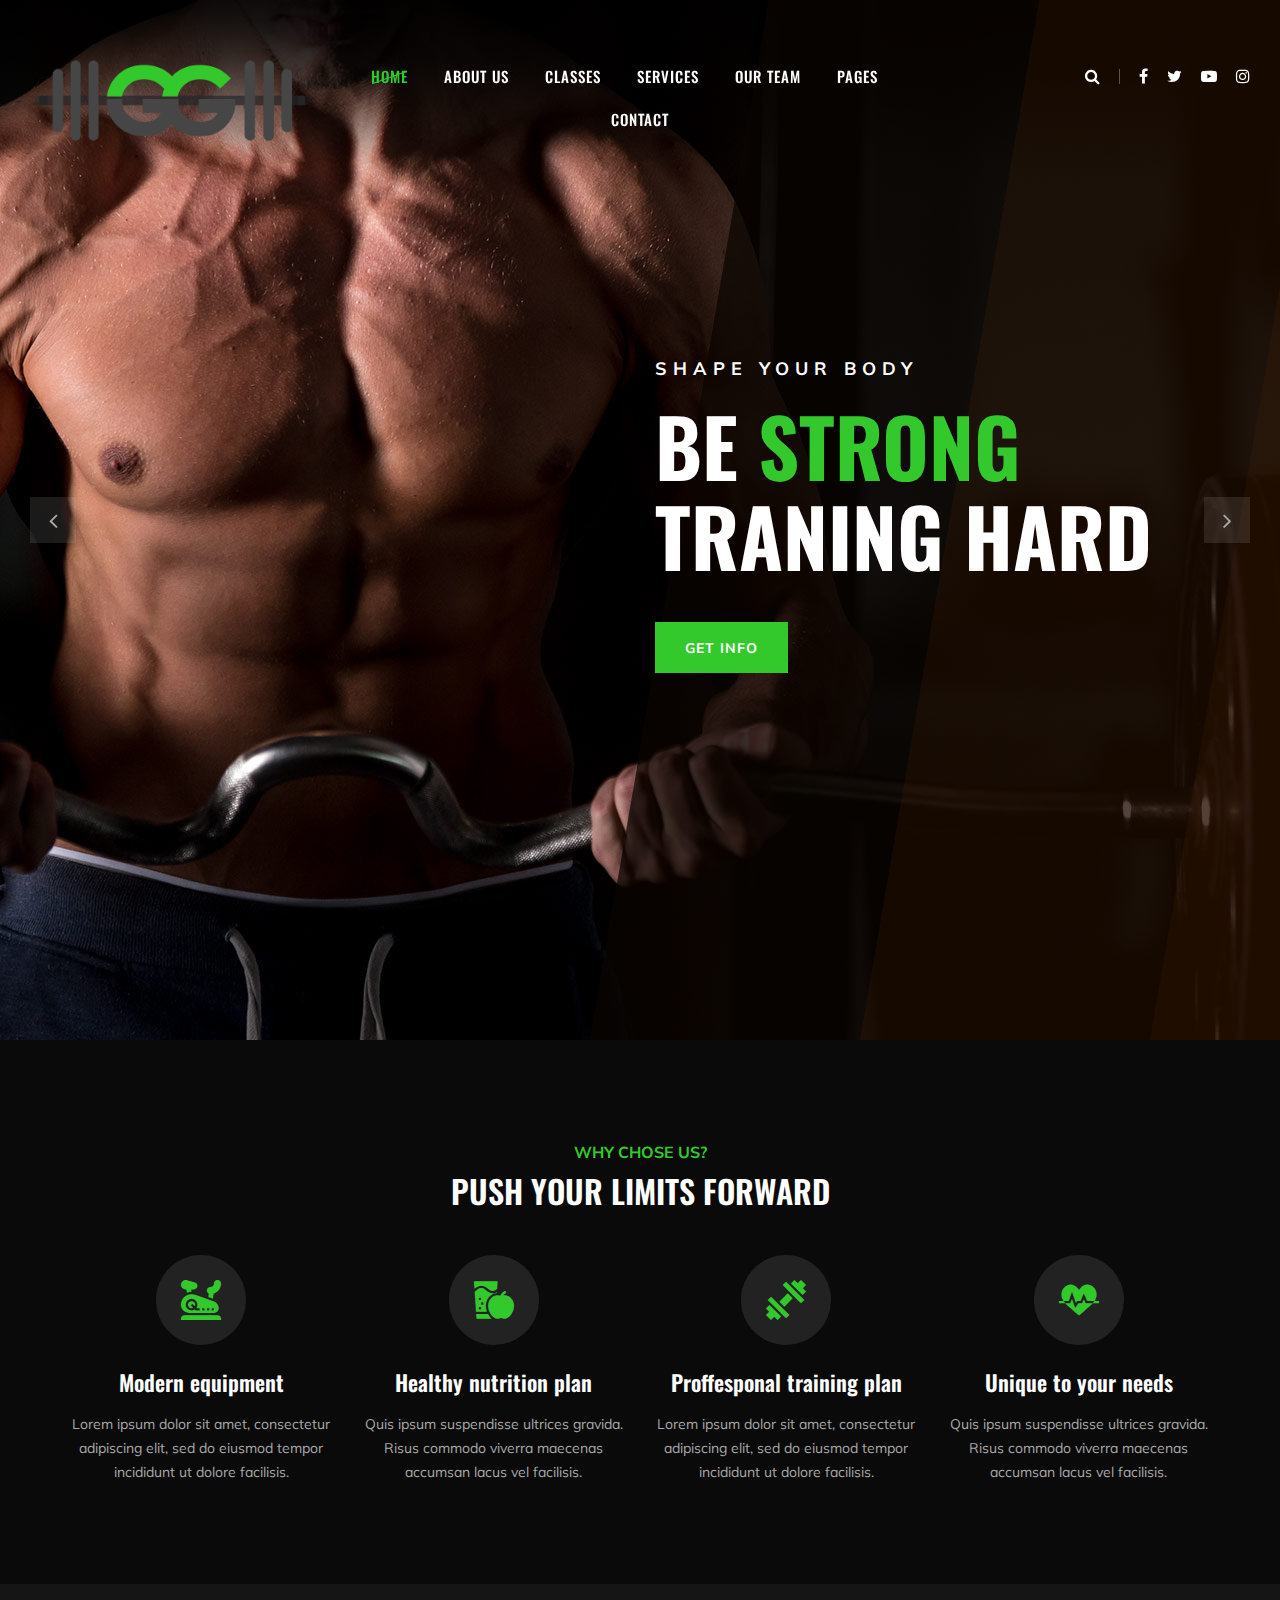
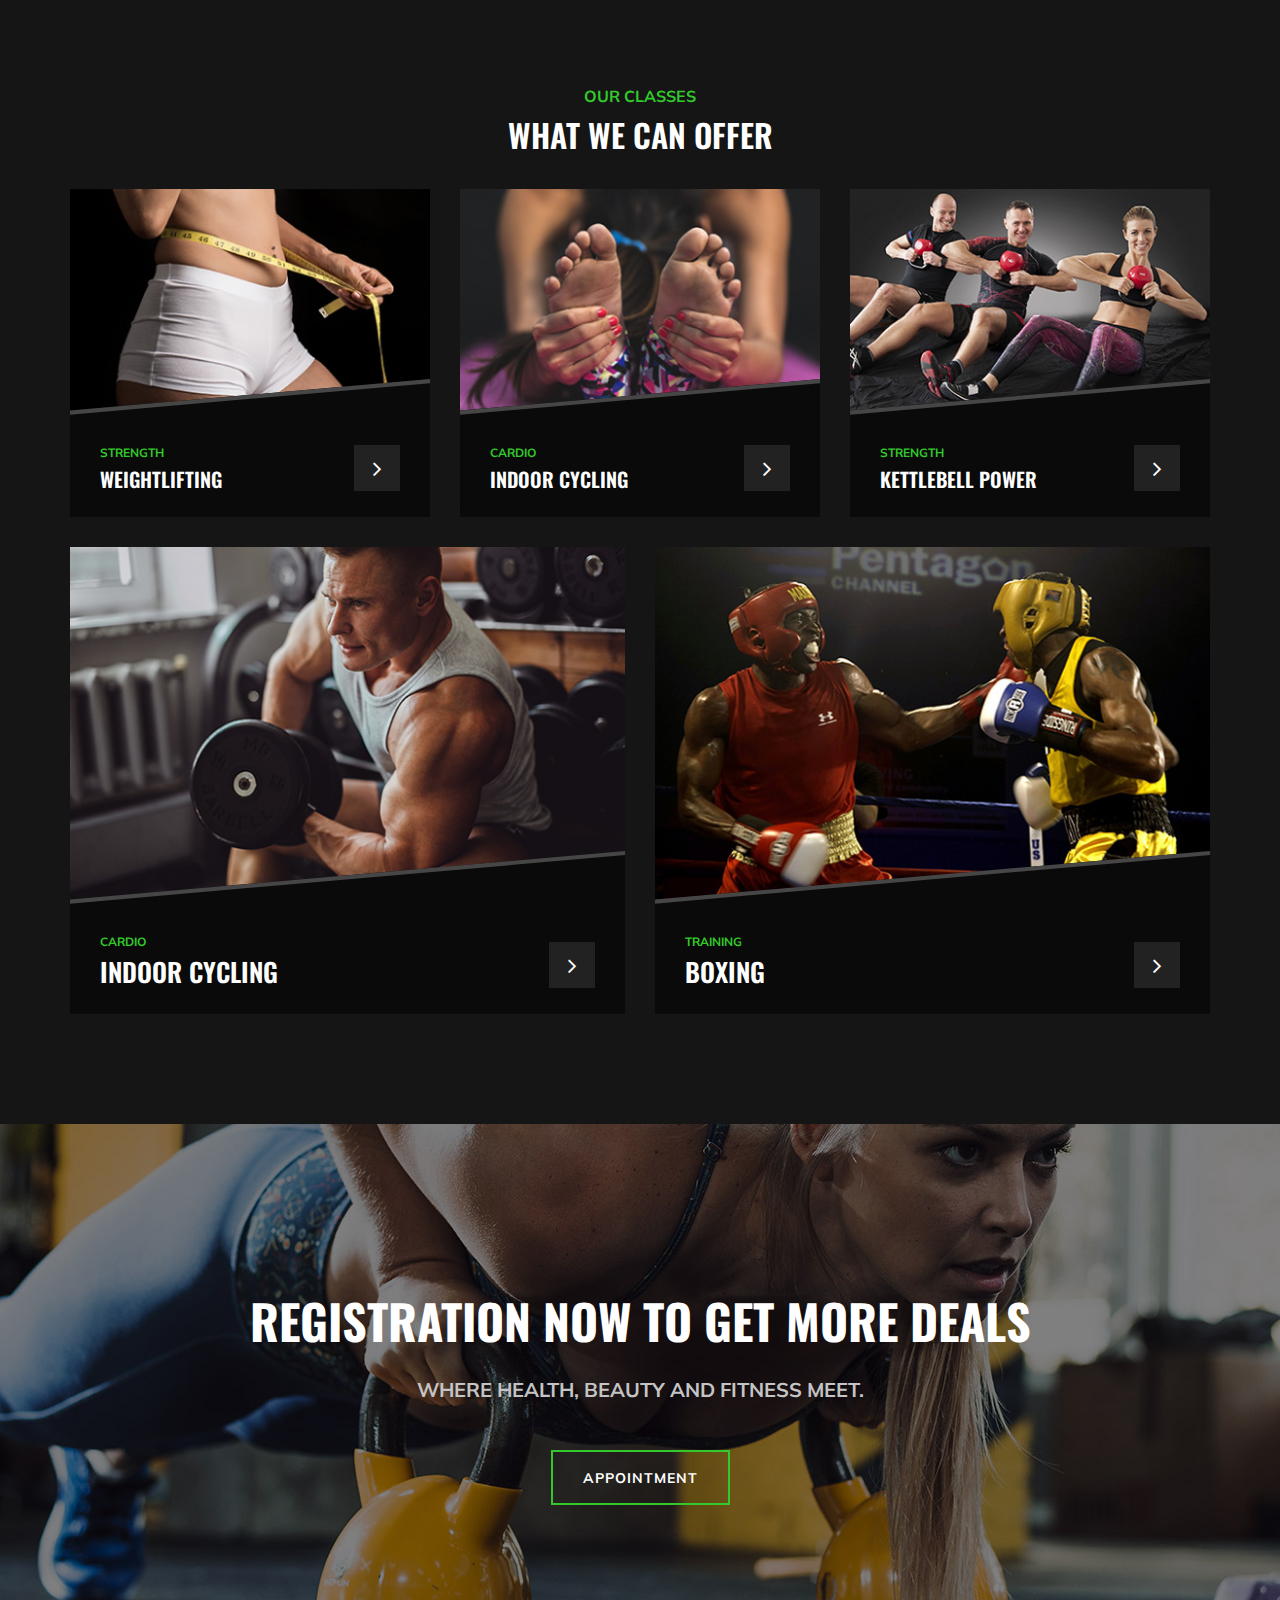
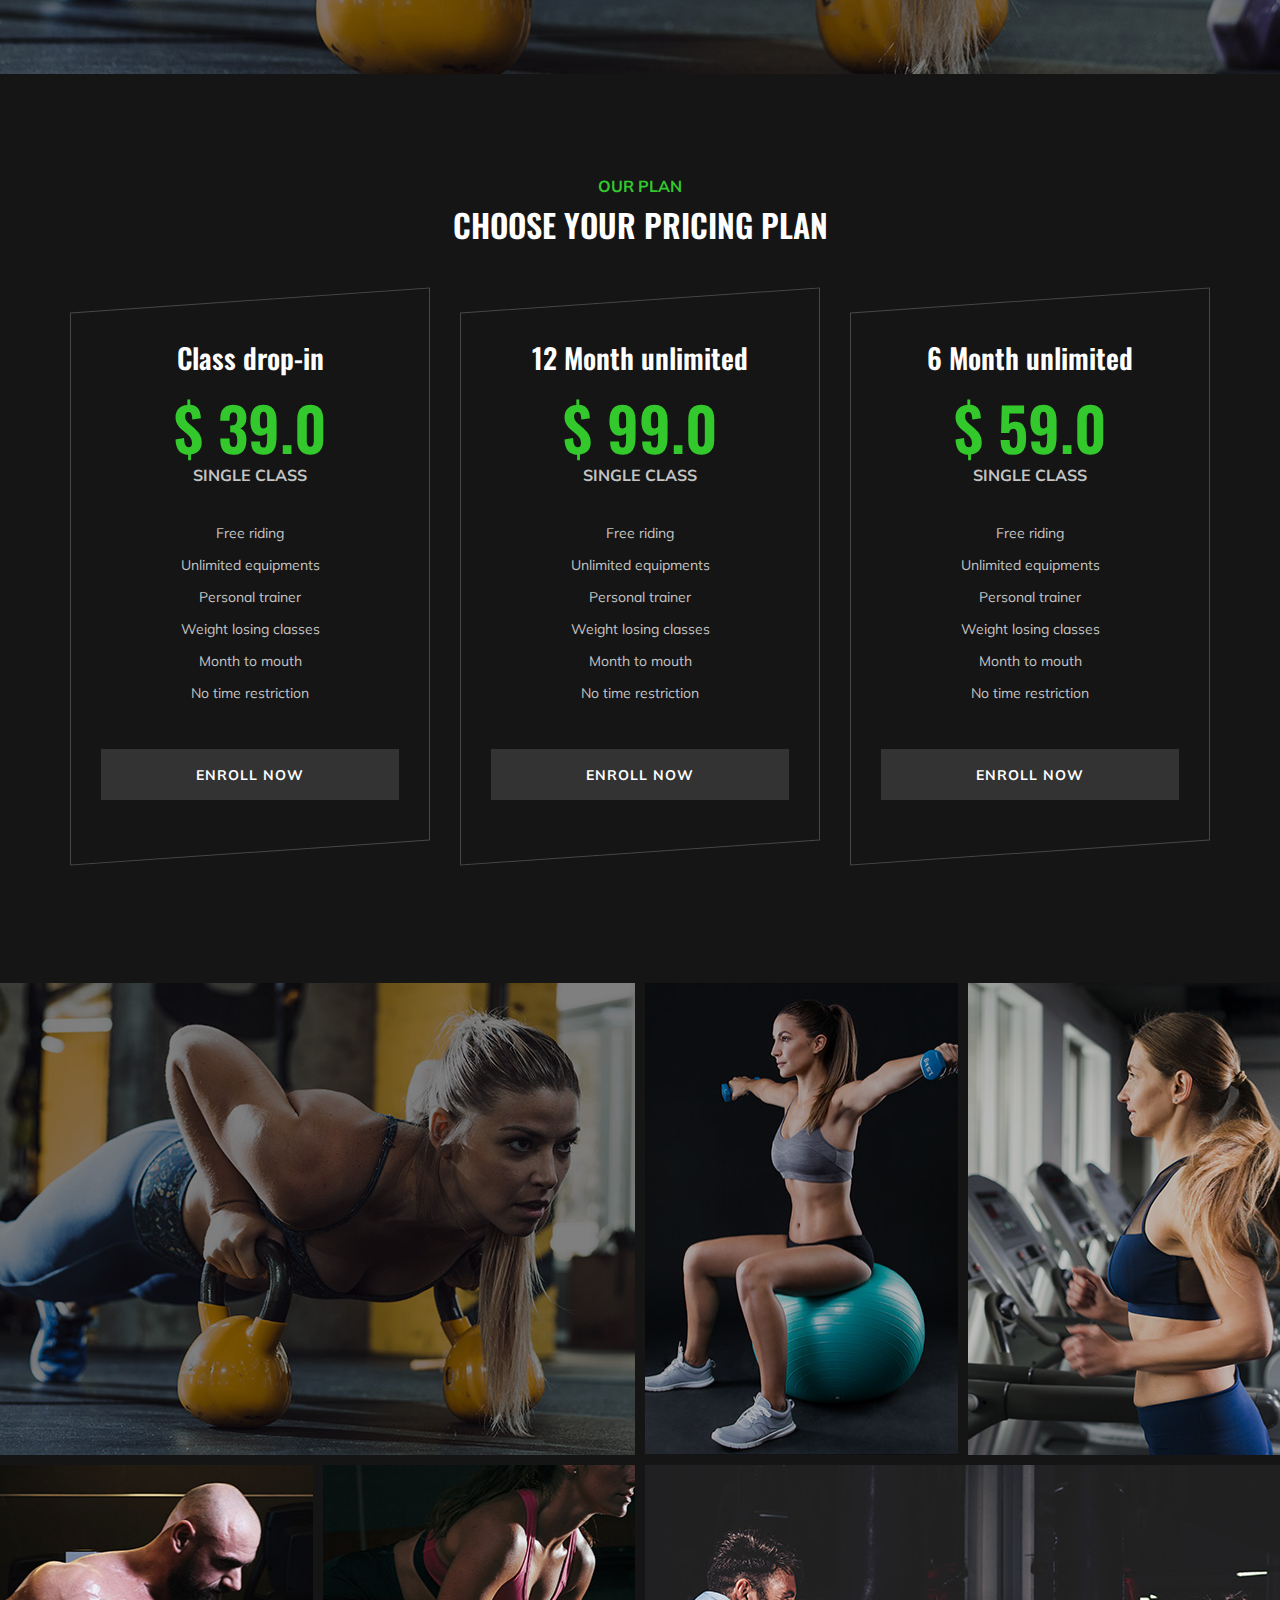
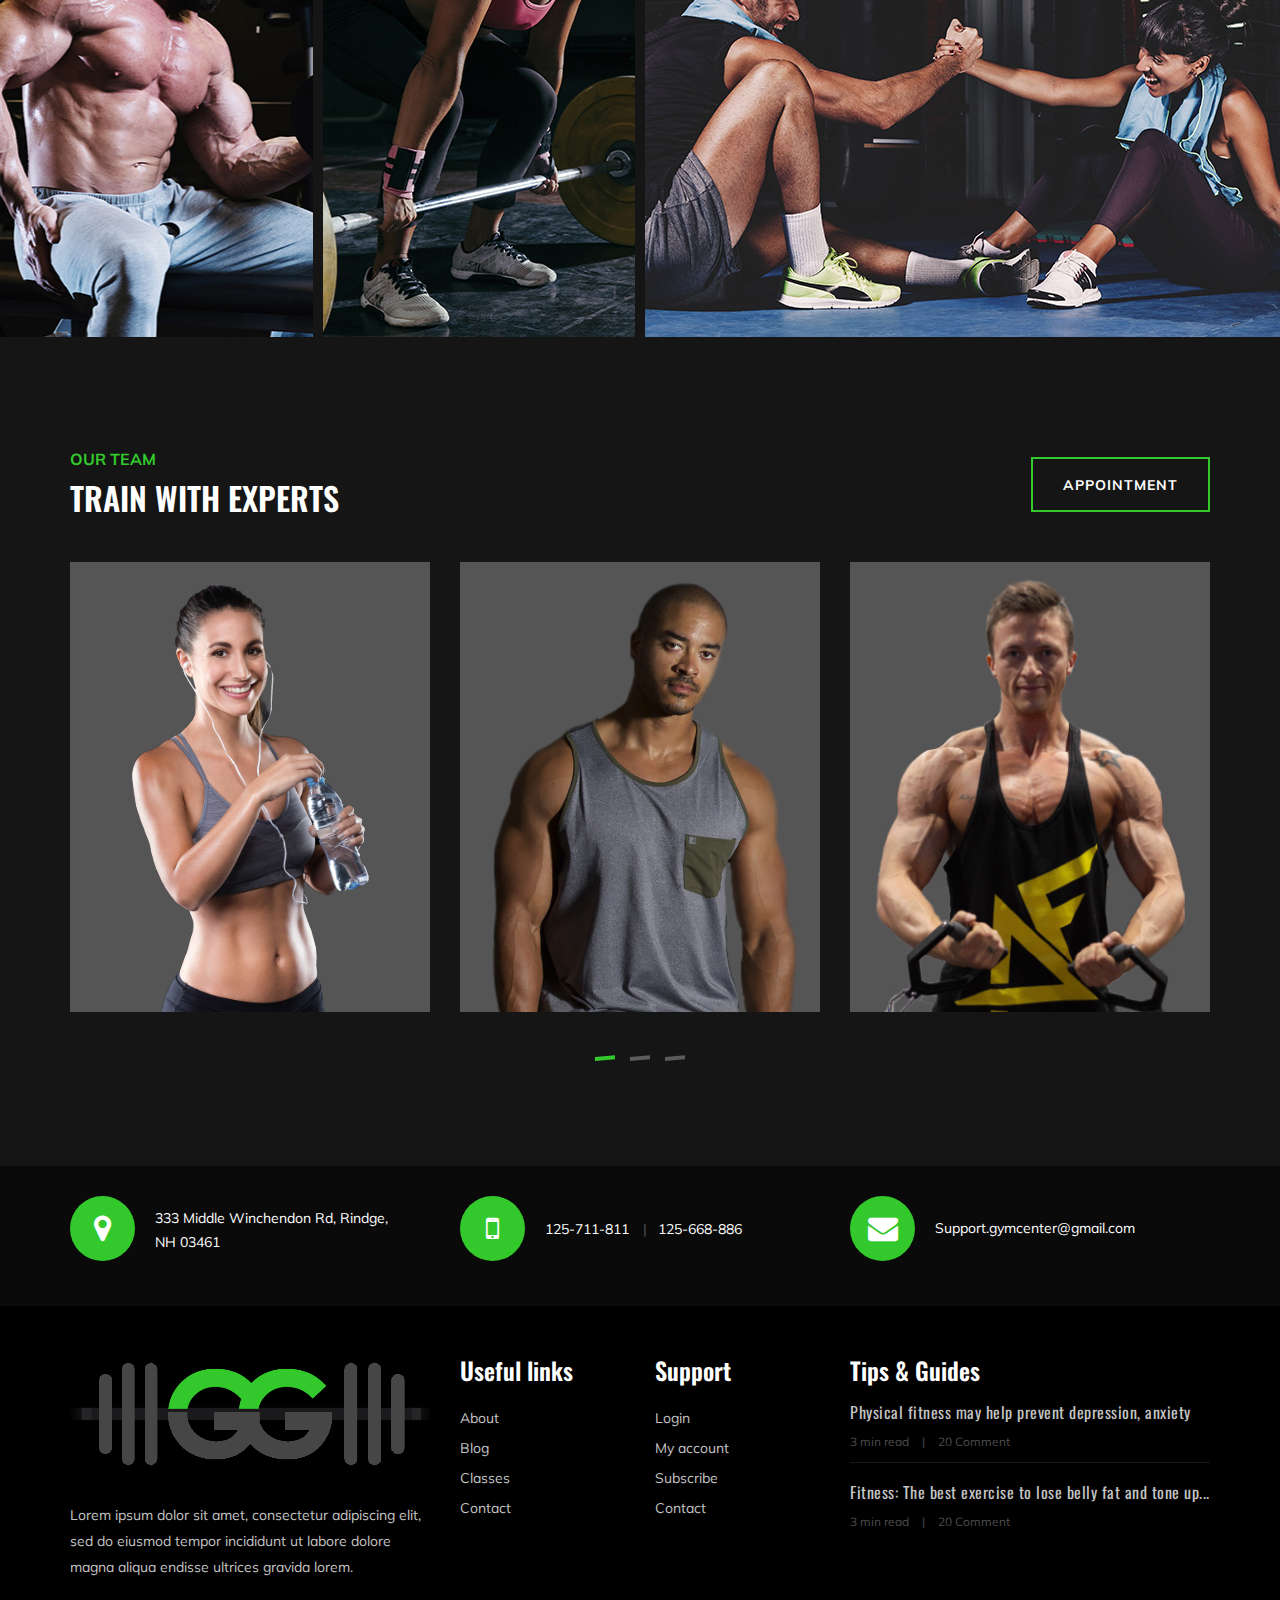
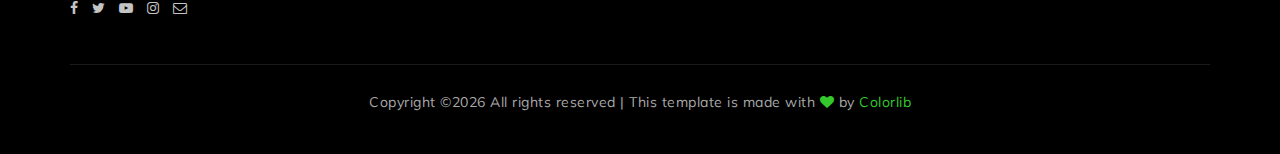
<file: GymGymACoreApplication/wwwroot/gymlife/index.html>
<!DOCTYPE html>
<html lang="zxx">

<head>
    <meta charset="UTF-8">
    <meta name="description" content="Gym ">
    <meta name="keywords" content="Gym, unica, creative, html">
    <meta name="viewport" content="width=device-width, initial-scale=1.0">
    <meta http-equiv="X-UA-Compatible" content="ie=edge">
    <title>Gym | Template</title>

    <!-- Google Font -->
    <link href="https://fonts.googleapis.com/css?family=Muli:300,400,500,600,700,800,900&display=swap" rel="stylesheet">
    <link href="https://fonts.googleapis.com/css?family=Oswald:300,400,500,600,700&display=swap" rel="stylesheet">

    <!-- Css Styles -->
    <link rel="stylesheet" href="css/bootstrap.min.css" type="text/css">
    <link rel="stylesheet" href="css/font-awesome.min.css" type="text/css">
    <link rel="stylesheet" href="css/flaticon.css" type="text/css">
    <link rel="stylesheet" href="css/owl.carousel.min.css" type="text/css">
    <link rel="stylesheet" href="css/barfiller.css" type="text/css">
    <link rel="stylesheet" href="css/magnific-popup.css" type="text/css">
    <link rel="stylesheet" href="css/slicknav.min.css" type="text/css">
    <link rel="stylesheet" href="css/style.css" type="text/css">
</head>

<body>
    <!-- Page Preloder -->
    <div id="preloder">
        <div class="loader"></div>
    </div>

    <!-- Offcanvas Menu Section Begin -->
    <div class="offcanvas-menu-overlay"></div>
    <div class="offcanvas-menu-wrapper">
        <div class="canvas-close">
            <i class="fa fa-close"></i>
        </div>
        <div class="canvas-search search-switch">
            <i class="fa fa-search"></i>
        </div>
        <nav class="canvas-menu mobile-menu">
            <ul>
                <li><a href="./index.html">Home</a></li>
                <li><a href="./about-us.html">About Us</a></li>
                <li><a href="./classes.html">Classes</a></li>
                <li><a href="./services.html">Services</a></li>
                <li><a href="./team.html">Our Team</a></li>
                <li><a href="#">Pages</a>
                    <ul class="dropdown">
                        <li><a href="./about-us.html">About us</a></li>
                        <li><a href="./class-timetable.html">Classes timetable</a></li>
                        <li><a href="./bmi-calculator.html">Bmi calculate</a></li>
                        <li><a href="./team.html">Our team</a></li>
                        <li><a href="./gallery.html">Gallery</a></li>
                        <li><a href="./blog.html">Our blog</a></li>
                        <li><a href="./404.html">404</a></li>
                    </ul>
                </li>
                <li><a href="./contact.html">Contact</a></li>
            </ul>
        </nav>
        <div id="mobile-menu-wrap"></div>
        <div class="canvas-social">
            <a href="#"><i class="fa fa-facebook"></i></a>
            <a href="#"><i class="fa fa-twitter"></i></a>
            <a href="#"><i class="fa fa-youtube-play"></i></a>
            <a href="#"><i class="fa fa-instagram"></i></a>
        </div>
    </div>
    <!-- Offcanvas Menu Section End -->

    <!-- Header Section Begin -->
    <header class="header-section">
        <div class="container-fluid">
            <div class="row">
                <div class="col-lg-3">
                    <div class="logo">
                        <a href="./index.html">
                            <img src="img/logo.png" alt="">
                        </a>
                    </div>
                </div>
                <div class="col-lg-6">
                    <nav class="nav-menu">
                        <ul>
                            <li class="active"><a href="./index.html">Home</a></li>
                            <li><a href="./about-us.html">About Us</a></li>
                            <li><a href="./class-details.html">Classes</a></li>
                            <li><a href="./services.html">Services</a></li>
                            <li><a href="./team.html">Our Team</a></li>
                            <li><a href="#">Pages</a>
                                <ul class="dropdown">
                                    <li><a href="./about-us.html">About us</a></li>
                                    <li><a href="./class-timetable.html">Classes timetable</a></li>
                                    <li><a href="./bmi-calculator.html">Bmi calculate</a></li>
                                    <li><a href="./team.html">Our team</a></li>
                                    <li><a href="./gallery.html">Gallery</a></li>
                                    <li><a href="./blog.html">Our blog</a></li>
                                    <li><a href="./404.html">404</a></li>
                                </ul>
                            </li>
                            <li><a href="./contact.html">Contact</a></li>
                        </ul>
                    </nav>
                </div>
                <div class="col-lg-3">
                    <div class="top-option">
                        <div class="to-search search-switch">
                            <i class="fa fa-search"></i>
                        </div>
                        <div class="to-social">
                            <a href="#"><i class="fa fa-facebook"></i></a>
                            <a href="#"><i class="fa fa-twitter"></i></a>
                            <a href="#"><i class="fa fa-youtube-play"></i></a>
                            <a href="#"><i class="fa fa-instagram"></i></a>
                        </div>
                    </div>
                </div>
            </div>
            <div class="canvas-open">
                <i class="fa fa-bars"></i>
            </div>
        </div>
    </header>
    <!-- Header End -->

    <!-- Hero Section Begin -->
    <section class="hero-section">
        <div class="hs-slider owl-carousel">
            <div class="hs-item set-bg" data-setbg="img/hero/hero-1.jpg">
                <div class="container">
                    <div class="row">
                        <div class="col-lg-6 offset-lg-6">
                            <div class="hi-text">
                                <span>Shape your body</span>
                                <h1>Be <strong>strong</strong> traning hard</h1>
                                <a href="#" class="primary-btn">Get info</a>
                            </div>
                        </div>
                    </div>
                </div>
            </div>
            <div class="hs-item set-bg" data-setbg="img/hero/hero-2.jpg">
                <div class="container">
                    <div class="row">
                        <div class="col-lg-6 offset-lg-6">
                            <div class="hi-text">
                                <span>Shape your body</span>
                                <h1>Be <strong>strong</strong> traning hard</h1>
                                <a href="#" class="primary-btn">Get info</a>
                            </div>
                        </div>
                    </div>
                </div>
            </div>
        </div>
    </section>
    <!-- Hero Section End -->

    <!-- ChoseUs Section Begin -->
    <section class="choseus-section spad">
        <div class="container">
            <div class="row">
                <div class="col-lg-12">
                    <div class="section-title">
                        <span>Why chose us?</span>
                        <h2>PUSH YOUR LIMITS FORWARD</h2>
                    </div>
                </div>
            </div>
            <div class="row">
                <div class="col-lg-3 col-sm-6">
                    <div class="cs-item">
                        <span class="flaticon-034-stationary-bike"></span>
                        <h4>Modern equipment</h4>
                        <p>Lorem ipsum dolor sit amet, consectetur adipiscing elit, sed do eiusmod tempor incididunt ut
                            dolore facilisis.</p>
                    </div>
                </div>
                <div class="col-lg-3 col-sm-6">
                    <div class="cs-item">
                        <span class="flaticon-033-juice"></span>
                        <h4>Healthy nutrition plan</h4>
                        <p>Quis ipsum suspendisse ultrices gravida. Risus commodo viverra maecenas accumsan lacus vel
                            facilisis.</p>
                    </div>
                </div>
                <div class="col-lg-3 col-sm-6">
                    <div class="cs-item">
                        <span class="flaticon-002-dumbell"></span>
                        <h4>Proffesponal training plan</h4>
                        <p>Lorem ipsum dolor sit amet, consectetur adipiscing elit, sed do eiusmod tempor incididunt ut
                            dolore facilisis.</p>
                    </div>
                </div>
                <div class="col-lg-3 col-sm-6">
                    <div class="cs-item">
                        <span class="flaticon-014-heart-beat"></span>
                        <h4>Unique to your needs</h4>
                        <p>Quis ipsum suspendisse ultrices gravida. Risus commodo viverra maecenas accumsan lacus vel
                            facilisis.</p>
                    </div>
                </div>
            </div>
        </div>
    </section>
    <!-- ChoseUs Section End -->

    <!-- Classes Section Begin -->
    <section class="classes-section spad">
        <div class="container">
            <div class="row">
                <div class="col-lg-12">
                    <div class="section-title">
                        <span>Our Classes</span>
                        <h2>WHAT WE CAN OFFER</h2>
                    </div>
                </div>
            </div>
            <div class="row">
                <div class="col-lg-4 col-md-6">
                    <div class="class-item">
                        <div class="ci-pic">
                            <img src="img/classes/class-1.jpg" alt="">
                        </div>
                        <div class="ci-text">
                            <span>STRENGTH</span>
                            <h5>Weightlifting</h5>
                            <a href="#"><i class="fa fa-angle-right"></i></a>
                        </div>
                    </div>
                </div>
                <div class="col-lg-4 col-md-6">
                    <div class="class-item">
                        <div class="ci-pic">
                            <img src="img/classes/class-2.jpg" alt="">
                        </div>
                        <div class="ci-text">
                            <span>Cardio</span>
                            <h5>Indoor cycling</h5>
                            <a href="#"><i class="fa fa-angle-right"></i></a>
                        </div>
                    </div>
                </div>
                <div class="col-lg-4 col-md-6">
                    <div class="class-item">
                        <div class="ci-pic">
                            <img src="img/classes/class-3.jpg" alt="">
                        </div>
                        <div class="ci-text">
                            <span>STRENGTH</span>
                            <h5>Kettlebell power</h5>
                            <a href="#"><i class="fa fa-angle-right"></i></a>
                        </div>
                    </div>
                </div>
                <div class="col-lg-6 col-md-6">
                    <div class="class-item">
                        <div class="ci-pic">
                            <img src="img/classes/class-4.jpg" alt="">
                        </div>
                        <div class="ci-text">
                            <span>Cardio</span>
                            <h4>Indoor cycling</h4>
                            <a href="#"><i class="fa fa-angle-right"></i></a>
                        </div>
                    </div>
                </div>
                <div class="col-lg-6">
                    <div class="class-item">
                        <div class="ci-pic">
                            <img src="img/classes/class-5.jpg" alt="">
                        </div>
                        <div class="ci-text">
                            <span>Training</span>
                            <h4>Boxing</h4>
                            <a href="#"><i class="fa fa-angle-right"></i></a>
                        </div>
                    </div>
                </div>
            </div>
        </div>
    </section>
    <!-- ChoseUs Section End -->

    <!-- Banner Section Begin -->
    <section class="banner-section set-bg" data-setbg="img/banner-bg.jpg">
        <div class="container">
            <div class="row">
                <div class="col-lg-12 text-center">
                    <div class="bs-text">
                        <h2>registration now to get more deals</h2>
                        <div class="bt-tips">Where health, beauty and fitness meet.</div>
                        <a href="#" class="primary-btn  btn-normal">Appointment</a>
                    </div>
                </div>
            </div>
        </div>
    </section>
    <!-- Banner Section End -->

    <!-- Pricing Section Begin -->
    <section class="pricing-section spad">
        <div class="container">
            <div class="row">
                <div class="col-lg-12">
                    <div class="section-title">
                        <span>Our Plan</span>
                        <h2>Choose your pricing plan</h2>
                    </div>
                </div>
            </div>
            <div class="row justify-content-center">
                <div class="col-lg-4 col-md-8">
                    <div class="ps-item">
                        <h3>Class drop-in</h3>
                        <div class="pi-price">
                            <h2>$ 39.0</h2>
                            <span>SINGLE CLASS</span>
                        </div>
                        <ul>
                            <li>Free riding</li>
                            <li>Unlimited equipments</li>
                            <li>Personal trainer</li>
                            <li>Weight losing classes</li>
                            <li>Month to mouth</li>
                            <li>No time restriction</li>
                        </ul>
                        <a href="#" class="primary-btn pricing-btn">Enroll now</a>
                        <a href="#" class="thumb-icon"><i class="fa fa-picture-o"></i></a>
                    </div>
                </div>
                <div class="col-lg-4 col-md-8">
                    <div class="ps-item">
                        <h3>12 Month unlimited</h3>
                        <div class="pi-price">
                            <h2>$ 99.0</h2>
                            <span>SINGLE CLASS</span>
                        </div>
                        <ul>
                            <li>Free riding</li>
                            <li>Unlimited equipments</li>
                            <li>Personal trainer</li>
                            <li>Weight losing classes</li>
                            <li>Month to mouth</li>
                            <li>No time restriction</li>
                        </ul>
                        <a href="#" class="primary-btn pricing-btn">Enroll now</a>
                        <a href="#" class="thumb-icon"><i class="fa fa-picture-o"></i></a>
                    </div>
                </div>
                <div class="col-lg-4 col-md-8">
                    <div class="ps-item">
                        <h3>6 Month unlimited</h3>
                        <div class="pi-price">
                            <h2>$ 59.0</h2>
                            <span>SINGLE CLASS</span>
                        </div>
                        <ul>
                            <li>Free riding</li>
                            <li>Unlimited equipments</li>
                            <li>Personal trainer</li>
                            <li>Weight losing classes</li>
                            <li>Month to mouth</li>
                            <li>No time restriction</li>
                        </ul>
                        <a href="#" class="primary-btn pricing-btn">Enroll now</a>
                        <a href="#" class="thumb-icon"><i class="fa fa-picture-o"></i></a>
                    </div>
                </div>
            </div>
        </div>
    </section>
    <!-- Pricing Section End -->

    <!-- Gallery Section Begin -->
    <div class="gallery-section">
        <div class="gallery">
            <div class="grid-sizer"></div>
            <div class="gs-item grid-wide set-bg" data-setbg="img/gallery/gallery-1.jpg">
                <a href="img/gallery/gallery-1.jpg" class="thumb-icon image-popup"><i class="fa fa-picture-o"></i></a>
            </div>
            <div class="gs-item set-bg" data-setbg="img/gallery/gallery-2.jpg">
                <a href="img/gallery/gallery-2.jpg" class="thumb-icon image-popup"><i class="fa fa-picture-o"></i></a>
            </div>
            <div class="gs-item set-bg" data-setbg="img/gallery/gallery-3.jpg">
                <a href="img/gallery/gallery-3.jpg" class="thumb-icon image-popup"><i class="fa fa-picture-o"></i></a>
            </div>
            <div class="gs-item set-bg" data-setbg="img/gallery/gallery-4.jpg">
                <a href="img/gallery/gallery-4.jpg" class="thumb-icon image-popup"><i class="fa fa-picture-o"></i></a>
            </div>
            <div class="gs-item set-bg" data-setbg="img/gallery/gallery-5.jpg">
                <a href="img/gallery/gallery-5.jpg" class="thumb-icon image-popup"><i class="fa fa-picture-o"></i></a>
            </div>
            <div class="gs-item grid-wide set-bg" data-setbg="img/gallery/gallery-6.jpg">
                <a href="img/gallery/gallery-6.jpg" class="thumb-icon image-popup"><i class="fa fa-picture-o"></i></a>
            </div>
        </div>
    </div>
    <!-- Gallery Section End -->

    <!-- Team Section Begin -->
    <section class="team-section spad">
        <div class="container">
            <div class="row">
                <div class="col-lg-12">
                    <div class="team-title">
                        <div class="section-title">
                            <span>Our Team</span>
                            <h2>TRAIN WITH EXPERTS</h2>
                        </div>
                        <a href="#" class="primary-btn btn-normal appoinment-btn">appointment</a>
                    </div>
                </div>
            </div>
            <div class="row">
                <div class="ts-slider owl-carousel">
                    <div class="col-lg-4">
                        <div class="ts-item set-bg" data-setbg="img/team/team-1.jpg">
                            <div class="ts_text">
                                <h4>Athart Rachel</h4>
                                <span>Gym Trainer</span>
                            </div>
                        </div>
                    </div>
                    <div class="col-lg-4">
                        <div class="ts-item set-bg" data-setbg="img/team/team-2.jpg">
                            <div class="ts_text">
                                <h4>Athart Rachel</h4>
                                <span>Gym Trainer</span>
                            </div>
                        </div>
                    </div>
                    <div class="col-lg-4">
                        <div class="ts-item set-bg" data-setbg="img/team/team-3.jpg">
                            <div class="ts_text">
                                <h4>Athart Rachel</h4>
                                <span>Gym Trainer</span>
                            </div>
                        </div>
                    </div>
                    <div class="col-lg-4">
                        <div class="ts-item set-bg" data-setbg="img/team/team-4.jpg">
                            <div class="ts_text">
                                <h4>Athart Rachel</h4>
                                <span>Gym Trainer</span>
                            </div>
                        </div>
                    </div>
                    <div class="col-lg-4">
                        <div class="ts-item set-bg" data-setbg="img/team/team-5.jpg">
                            <div class="ts_text">
                                <h4>Athart Rachel</h4>
                                <span>Gym Trainer</span>
                            </div>
                        </div>
                    </div>
                    <div class="col-lg-4">
                        <div class="ts-item set-bg" data-setbg="img/team/team-6.jpg">
                            <div class="ts_text">
                                <h4>Athart Rachel</h4>
                                <span>Gym Trainer</span>
                            </div>
                        </div>
                    </div>
                </div>
            </div>
        </div>
    </section>
    <!-- Team Section End -->

    <!-- Get In Touch Section Begin -->
    <div class="gettouch-section">
        <div class="container">
            <div class="row">
                <div class="col-md-4">
                    <div class="gt-text">
                        <i class="fa fa-map-marker"></i>
                        <p>333 Middle Winchendon Rd, Rindge,<br/> NH 03461</p>
                    </div>
                </div>
                <div class="col-md-4">
                    <div class="gt-text">
                        <i class="fa fa-mobile"></i>
                        <ul>
                            <li>125-711-811</li>
                            <li>125-668-886</li>
                        </ul>
                    </div>
                </div>
                <div class="col-md-4">
                    <div class="gt-text email">
                        <i class="fa fa-envelope"></i>
                        <p>Support.gymcenter@gmail.com</p>
                    </div>
                </div>
            </div>
        </div>
    </div>
    <!-- Get In Touch Section End -->

    <!-- Footer Section Begin -->
    <section class="footer-section">
        <div class="container">
            <div class="row">
                <div class="col-lg-4">
                    <div class="fs-about">
                        <div class="fa-logo">
                            <a href="#"><img src="img/logo.png" alt=""></a>
                        </div>
                        <p>Lorem ipsum dolor sit amet, consectetur adipiscing elit, sed do eiusmod tempor incididunt ut
                            labore dolore magna aliqua endisse ultrices gravida lorem.</p>
                        <div class="fa-social">
                            <a href="#"><i class="fa fa-facebook"></i></a>
                            <a href="#"><i class="fa fa-twitter"></i></a>
                            <a href="#"><i class="fa fa-youtube-play"></i></a>
                            <a href="#"><i class="fa fa-instagram"></i></a>
                            <a href="#"><i class="fa  fa-envelope-o"></i></a>
                        </div>
                    </div>
                </div>
                <div class="col-lg-2 col-md-3 col-sm-6">
                    <div class="fs-widget">
                        <h4>Useful links</h4>
                        <ul>
                            <li><a href="#">About</a></li>
                            <li><a href="#">Blog</a></li>
                            <li><a href="#">Classes</a></li>
                            <li><a href="#">Contact</a></li>
                        </ul>
                    </div>
                </div>
                <div class="col-lg-2 col-md-3 col-sm-6">
                    <div class="fs-widget">
                        <h4>Support</h4>
                        <ul>
                            <li><a href="#">Login</a></li>
                            <li><a href="#">My account</a></li>
                            <li><a href="#">Subscribe</a></li>
                            <li><a href="#">Contact</a></li>
                        </ul>
                    </div>
                </div>
                <div class="col-lg-4 col-md-6">
                    <div class="fs-widget">
                        <h4>Tips & Guides</h4>
                        <div class="fw-recent">
                            <h6><a href="#">Physical fitness may help prevent depression, anxiety</a></h6>
                            <ul>
                                <li>3 min read</li>
                                <li>20 Comment</li>
                            </ul>
                        </div>
                        <div class="fw-recent">
                            <h6><a href="#">Fitness: The best exercise to lose belly fat and tone up...</a></h6>
                            <ul>
                                <li>3 min read</li>
                                <li>20 Comment</li>
                            </ul>
                        </div>
                    </div>
                </div>
            </div>
            <div class="row">
                <div class="col-lg-12 text-center">
                    <div class="copyright-text">
                        <p><!-- Link back to Colorlib can't be removed. Template is licensed under CC BY 3.0. -->
  Copyright &copy;<script>document.write(new Date().getFullYear());</script> All rights reserved | This template is made with <i class="fa fa-heart" aria-hidden="true"></i> by <a href="https://colorlib.com" target="_blank">Colorlib</a>
  <!-- Link back to Colorlib can't be removed. Template is licensed under CC BY 3.0. --></p>
                    </div>
                </div>
            </div>
        </div>
    </section>
    <!-- Footer Section End -->

    <!-- Search model Begin -->
    <div class="search-model">
        <div class="h-100 d-flex align-items-center justify-content-center">
            <div class="search-close-switch">+</div>
            <form class="search-model-form">
                <input type="text" id="search-input" placeholder="Search here.....">
            </form>
        </div>
    </div>
    <!-- Search model end -->

    <!-- Js Plugins -->
    <script src="js/jquery-3.3.1.min.js"></script>
    <script src="js/bootstrap.min.js"></script>
    <script src="js/jquery.magnific-popup.min.js"></script>
    <script src="js/masonry.pkgd.min.js"></script>
    <script src="js/jquery.barfiller.js"></script>
    <script src="js/jquery.slicknav.js"></script>
    <script src="js/owl.carousel.min.js"></script>
    <script src="js/main.js"></script>



</body>

</html>
</file>
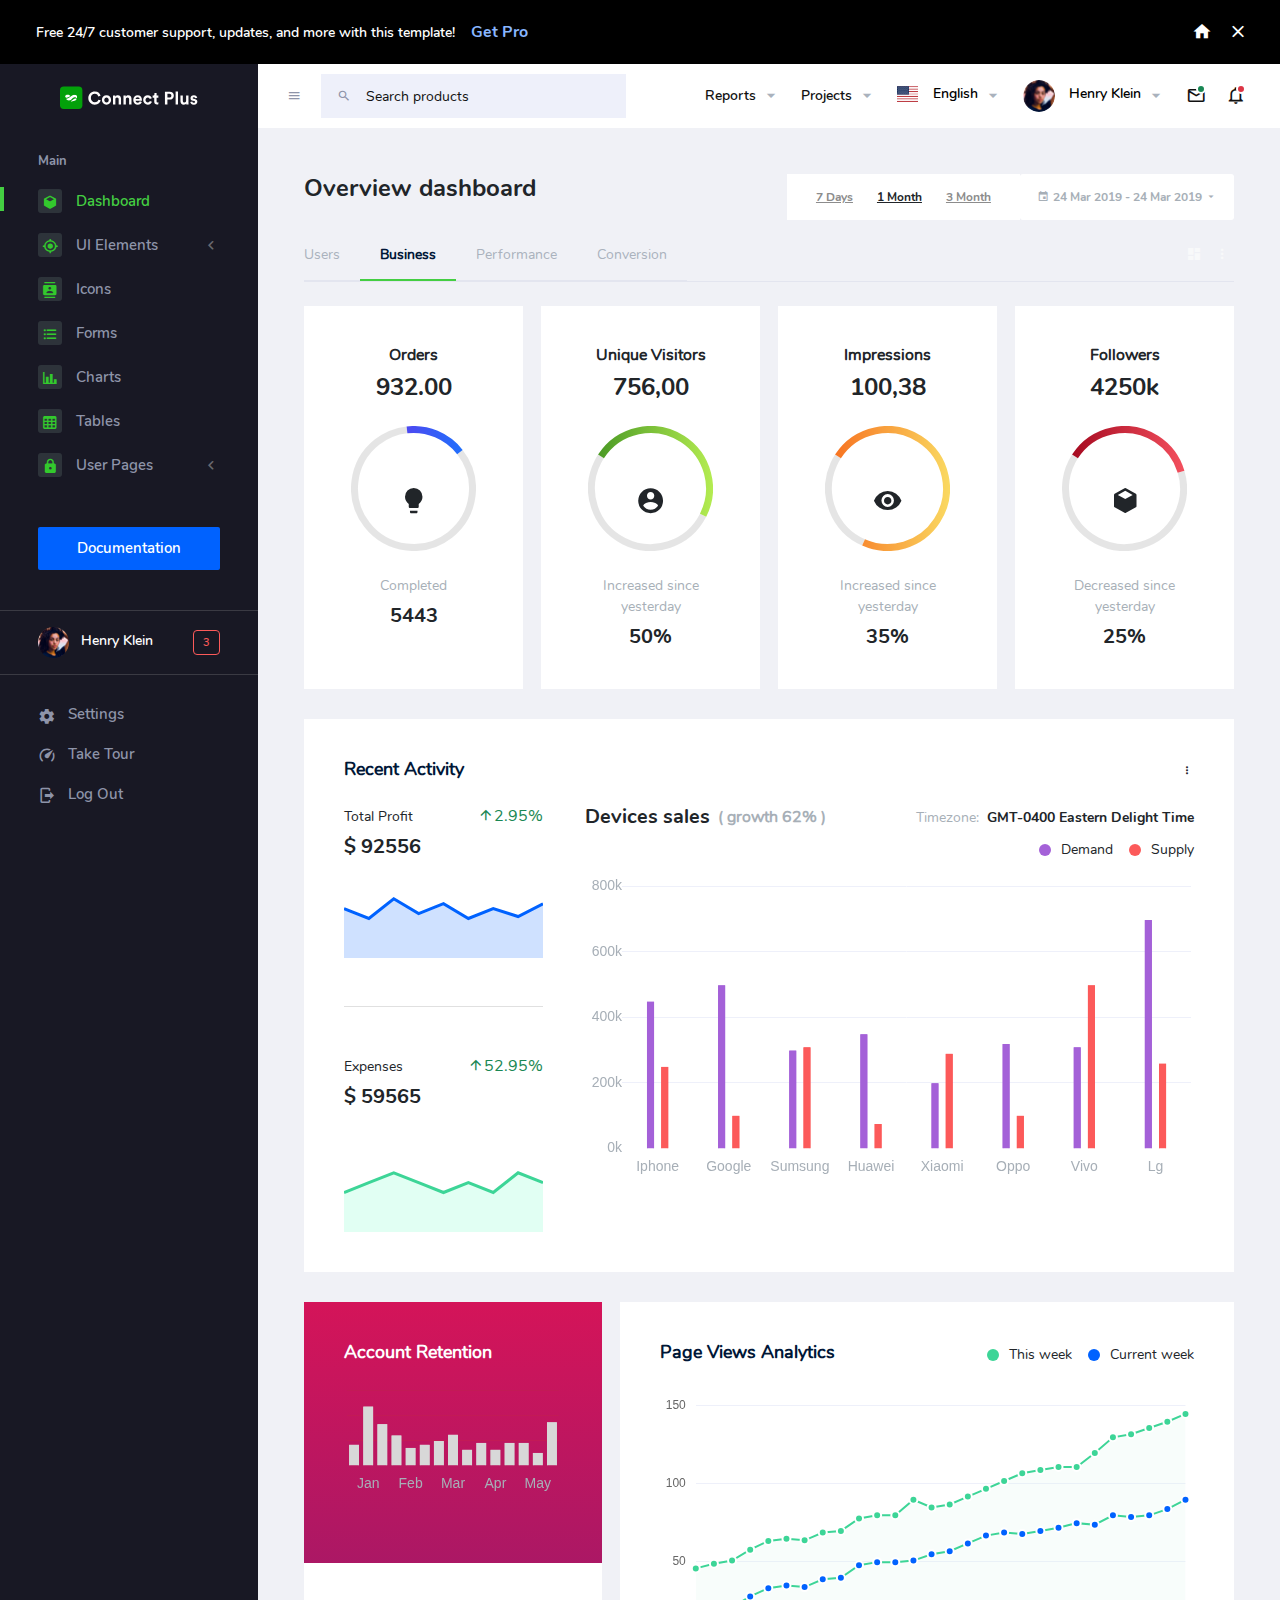
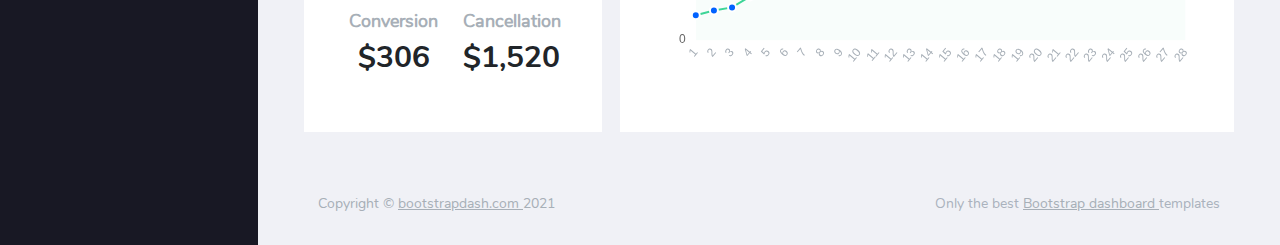
<file: GymGymACoreApplication/wwwroot/template/index.html>
<!DOCTYPE html>
<html lang="en">
  <head>
    <!-- Required meta tags -->
    <meta charset="utf-8">
    <meta name="viewport" content="width=device-width, initial-scale=1, shrink-to-fit=no">
    <title>Connect Plus</title>
    <!-- plugins:css -->
    <link rel="stylesheet" href="assets/vendors/mdi/css/materialdesignicons.min.css">
    <link rel="stylesheet" href="assets/vendors/flag-icon-css/css/flag-icon.min.css">
    <link rel="stylesheet" href="assets/vendors/css/vendor.bundle.base.css">
    <!-- endinject -->
    <!-- Plugin css for this page -->
    <link rel="stylesheet" href="assets/vendors/font-awesome/css/font-awesome.min.css" />
    <link rel="stylesheet" href="assets/vendors/bootstrap-datepicker/bootstrap-datepicker.min.css">
    <!-- End plugin css for this page -->
    <!-- inject:css -->
    <!-- endinject -->
    <!-- Layout styles -->
    <link rel="stylesheet" href="assets/css/style.css">
    <!-- End layout styles -->
    <link rel="shortcut icon" href="assets/images/favicon.png" />
  </head>
  <body>
    <div class="container-scroller">
      <div class="row p-0 m-0 proBanner" id="proBanner">
        <div class="col-md-12 p-0 m-0">
          <div class="card-body card-body-padding d-flex align-items-center justify-content-between">
            <div class="ps-lg-1">
              <div class="d-flex align-items-center justify-content-between">
                <p class="mb-0 font-weight-medium me-3 buy-now-text">Free 24/7 customer support, updates, and more with this template!</p>
                <a href="https://www.bootstrapdash.com/product/connect-plus-bootstrap-admin-template/?utm_source=organic&utm_medium=banner&utm_campaign=buynow_demo" target="_blank" class="btn me-2 buy-now-btn border-0">Get Pro</a>
              </div>
            </div>
            <div class="d-flex align-items-center justify-content-between">
              <a href="https://www.bootstrapdash.com/product/connect-plus-bootstrap-admin-template/"><i class="mdi mdi-home me-3 text-white"></i></a>
              <button id="bannerClose" class="btn border-0 p-0">
                <i class="mdi mdi-close text-white me-0"></i>
              </button>
            </div>
          </div>
        </div>
      </div>
      <!-- partial:partials/_navbar.html -->
      <nav class="navbar default-layout-navbar col-lg-12 col-12 p-0 fixed-top d-flex flex-row">
        <div class="text-center navbar-brand-wrapper d-flex align-items-center justify-content-center">
          <a class="navbar-brand brand-logo" href="index.html"><img src="assets/images/logo.svg" alt="logo" /></a>
          <a class="navbar-brand brand-logo-mini" href="index.html"><img src="assets/images/logo-mini.svg" alt="logo" /></a>
        </div>
        <div class="navbar-menu-wrapper d-flex align-items-stretch">
          <button class="navbar-toggler navbar-toggler align-self-center" type="button" data-toggle="minimize">
            <span class="mdi mdi-menu"></span>
          </button>
          <div class="search-field d-none d-xl-block">
            <form class="d-flex align-items-center h-100" action="#">
              <div class="input-group">
                <div class="input-group-prepend bg-transparent">
                  <i class="input-group-text border-0 mdi mdi-magnify"></i>
                </div>
                <input type="text" class="form-control bg-transparent border-0" placeholder="Search products">
              </div>
            </form>
          </div>
          <ul class="navbar-nav navbar-nav-right">
            <li class="nav-item  dropdown d-none d-md-block">
              <a class="nav-link dropdown-toggle" id="reportDropdown" href="#" data-bs-toggle="dropdown" aria-expanded="false"> Reports </a>
              <div class="dropdown-menu navbar-dropdown" aria-labelledby="reportDropdown">
                <a class="dropdown-item" href="#">
                  <i class="mdi mdi-file-pdf me-2"></i>PDF </a>
                <div class="dropdown-divider"></div>
                <a class="dropdown-item" href="#">
                  <i class="mdi mdi-file-excel me-2"></i>Excel </a>
                <div class="dropdown-divider"></div>
                <a class="dropdown-item" href="#">
                  <i class="mdi mdi-file-word me-2"></i>doc </a>
              </div>
            </li>
            <li class="nav-item  dropdown d-none d-md-block">
              <a class="nav-link dropdown-toggle" id="projectDropdown" href="#" data-bs-toggle="dropdown" aria-expanded="false"> Projects </a>
              <div class="dropdown-menu navbar-dropdown" aria-labelledby="projectDropdown">
                <a class="dropdown-item" href="#">
                  <i class="mdi mdi-eye-outline me-2"></i>View Project </a>
                <div class="dropdown-divider"></div>
                <a class="dropdown-item" href="#">
                  <i class="mdi mdi-pencil-outline me-2"></i>Edit Project </a>
              </div>
            </li>
            <li class="nav-item nav-language dropdown d-none d-md-block">
              <a class="nav-link dropdown-toggle" id="languageDropdown" href="#" data-bs-toggle="dropdown" aria-expanded="false">
                <div class="nav-language-icon">
                  <i class="flag-icon flag-icon-us" title="us" id="us"></i>
                </div>
                <div class="nav-language-text">
                  <p class="mb-1 text-black">English</p>
                </div>
              </a>
              <div class="dropdown-menu navbar-dropdown" aria-labelledby="languageDropdown">
                <a class="dropdown-item" href="#">
                  <div class="nav-language-icon me-2">
                    <i class="flag-icon flag-icon-ae" title="ae" id="ae"></i>
                  </div>
                  <div class="nav-language-text">
                    <p class="mb-1 text-black">Arabic</p>
                  </div>
                </a>
                <div class="dropdown-divider"></div>
                <a class="dropdown-item" href="#">
                  <div class="nav-language-icon me-2">
                    <i class="flag-icon flag-icon-gb" title="GB" id="gb"></i>
                  </div>
                  <div class="nav-language-text">
                    <p class="mb-1 text-black">English</p>
                  </div>
                </a>
              </div>
            </li>
            <li class="nav-item nav-profile dropdown">
              <a class="nav-link dropdown-toggle" id="profileDropdown" href="#" data-bs-toggle="dropdown" aria-expanded="false">
                <div class="nav-profile-img">
                  <img src="assets/images/faces/face28.png" alt="image">
                </div>
                <div class="nav-profile-text">
                  <p class="mb-1 text-black">Henry Klein</p>
                </div>
              </a>
              <div class="dropdown-menu navbar-dropdown dropdown-menu-right p-0 border-0 font-size-sm" aria-labelledby="profileDropdown" data-x-placement="bottom-end">
                <div class="p-3 text-center bg-primary">
                  <img class="img-avatar img-avatar48 img-avatar-thumb" src="assets/images/faces/face28.png" alt="">
                </div>
                <div class="p-2">
                  <h5 class="dropdown-header text-uppercase ps-2 text-dark">User Options</h5>
                  <a class="dropdown-item py-1 d-flex align-items-center justify-content-between" href="#">
                    <span>Inbox</span>
                    <span class="p-0">
                      <span class="badge badge-primary">3</span>
                      <i class="mdi mdi-email-open-outline ms-1"></i>
                    </span>
                  </a>
                  <a class="dropdown-item py-1 d-flex align-items-center justify-content-between" href="#">
                    <span>Profile</span>
                    <span class="p-0">
                      <span class="badge badge-success">1</span>
                      <i class="mdi mdi-account-outline ms-1"></i>
                    </span>
                  </a>
                  <a class="dropdown-item py-1 d-flex align-items-center justify-content-between" href="javascript:void(0)">
                    <span>Settings</span>
                    <i class="mdi mdi-settings"></i>
                  </a>
                  <div role="separator" class="dropdown-divider"></div>
                  <h5 class="dropdown-header text-uppercase  ps-2 text-dark mt-2">Actions</h5>
                  <a class="dropdown-item py-1 d-flex align-items-center justify-content-between" href="#">
                    <span>Lock Account</span>
                    <i class="mdi mdi-lock ms-1"></i>
                  </a>
                  <a class="dropdown-item py-1 d-flex align-items-center justify-content-between" href="#">
                    <span>Log Out</span>
                    <i class="mdi mdi-logout ms-1"></i>
                  </a>
                </div>
              </div>
            </li>
            <li class="nav-item dropdown">
              <a class="nav-link count-indicator dropdown-toggle" id="messageDropdown" href="#" data-bs-toggle="dropdown" aria-expanded="false">
                <i class="mdi mdi-email-outline"></i>
                <span class="count-symbol bg-success"></span>
              </a>
              <div class="dropdown-menu dropdown-menu-end navbar-dropdown preview-list" aria-labelledby="messageDropdown">
                <h6 class="p-3 mb-0 bg-primary text-white py-4">Messages</h6>
                <div class="dropdown-divider"></div>
                <a class="dropdown-item preview-item">
                  <div class="preview-thumbnail">
                    <img src="assets/images/faces/face4.jpg" alt="image" class="profile-pic">
                  </div>
                  <div class="preview-item-content d-flex align-items-start flex-column justify-content-center">
                    <h6 class="preview-subject ellipsis mb-1 font-weight-normal">Mark send you a message</h6>
                    <p class="text-gray mb-0"> 1 Minutes ago </p>
                  </div>
                </a>
                <div class="dropdown-divider"></div>
                <a class="dropdown-item preview-item">
                  <div class="preview-thumbnail">
                    <img src="assets/images/faces/face2.jpg" alt="image" class="profile-pic">
                  </div>
                  <div class="preview-item-content d-flex align-items-start flex-column justify-content-center">
                    <h6 class="preview-subject ellipsis mb-1 font-weight-normal">Cregh send you a message</h6>
                    <p class="text-gray mb-0"> 15 Minutes ago </p>
                  </div>
                </a>
                <div class="dropdown-divider"></div>
                <a class="dropdown-item preview-item">
                  <div class="preview-thumbnail">
                    <img src="assets/images/faces/face3.jpg" alt="image" class="profile-pic">
                  </div>
                  <div class="preview-item-content d-flex align-items-start flex-column justify-content-center">
                    <h6 class="preview-subject ellipsis mb-1 font-weight-normal">Profile picture updated</h6>
                    <p class="text-gray mb-0"> 18 Minutes ago </p>
                  </div>
                </a>
                <div class="dropdown-divider"></div>
                <h6 class="p-3 mb-0 text-center">4 new messages</h6>
              </div>
            </li>
            <li class="nav-item dropdown">
              <a class="nav-link count-indicator dropdown-toggle" id="notificationDropdown" href="#" data-bs-toggle="dropdown">
                <i class="mdi mdi-bell-outline"></i>
                <span class="count-symbol bg-danger"></span>
              </a>
              <div class="dropdown-menu dropdown-menu-end navbar-dropdown preview-list" aria-labelledby="notificationDropdown">
                <h6 class="p-3 mb-0 bg-primary text-white py-4">Notifications</h6>
                <div class="dropdown-divider"></div>
                <a class="dropdown-item preview-item">
                  <div class="preview-thumbnail">
                    <div class="preview-icon bg-success">
                      <i class="mdi mdi-calendar"></i>
                    </div>
                  </div>
                  <div class="preview-item-content d-flex align-items-start flex-column justify-content-center">
                    <h6 class="preview-subject font-weight-normal mb-1">Event today</h6>
                    <p class="text-gray ellipsis mb-0"> Just a reminder that you have an event today </p>
                  </div>
                </a>
                <div class="dropdown-divider"></div>
                <a class="dropdown-item preview-item">
                  <div class="preview-thumbnail">
                    <div class="preview-icon bg-warning">
                      <i class="mdi mdi-settings"></i>
                    </div>
                  </div>
                  <div class="preview-item-content d-flex align-items-start flex-column justify-content-center">
                    <h6 class="preview-subject font-weight-normal mb-1">Settings</h6>
                    <p class="text-gray ellipsis mb-0"> Update dashboard </p>
                  </div>
                </a>
                <div class="dropdown-divider"></div>
                <a class="dropdown-item preview-item">
                  <div class="preview-thumbnail">
                    <div class="preview-icon bg-info">
                      <i class="mdi mdi-link-variant"></i>
                    </div>
                  </div>
                  <div class="preview-item-content d-flex align-items-start flex-column justify-content-center">
                    <h6 class="preview-subject font-weight-normal mb-1">Launch Admin</h6>
                    <p class="text-gray ellipsis mb-0"> New admin wow! </p>
                  </div>
                </a>
                <div class="dropdown-divider"></div>
                <h6 class="p-3 mb-0 text-center">See all notifications</h6>
              </div>
            </li>
          </ul>
          <button class="navbar-toggler navbar-toggler-right d-lg-none align-self-center" type="button" data-toggle="offcanvas">
            <span class="mdi mdi-menu"></span>
          </button>
        </div>
      </nav>
      <!-- partial -->
      <div class="container-fluid page-body-wrapper">
        <!-- partial:partials/_sidebar.html -->
        <nav class="sidebar sidebar-offcanvas" id="sidebar">
          <ul class="nav">
            <li class="nav-item nav-category">Main</li>
            <li class="nav-item">
              <a class="nav-link" href="index.html">
                <span class="icon-bg"><i class="mdi mdi-cube menu-icon"></i></span>
                <span class="menu-title">Dashboard</span>
              </a>
            </li>
            <li class="nav-item">
              <a class="nav-link" data-bs-toggle="collapse" href="#ui-basic" aria-expanded="false" aria-controls="ui-basic">
                <span class="icon-bg"><i class="mdi mdi-crosshairs-gps menu-icon"></i></span>
                <span class="menu-title">UI Elements</span>
                <i class="menu-arrow"></i>
              </a>
              <div class="collapse" id="ui-basic">
                <ul class="nav flex-column sub-menu">
                  <li class="nav-item"> <a class="nav-link" href="pages/ui-features/buttons.html">Buttons</a></li>
                  <li class="nav-item"> <a class="nav-link" href="pages/ui-features/dropdowns.html">Dropdowns</a></li>
                  <li class="nav-item"> <a class="nav-link" href="pages/ui-features/typography.html">Typography</a></li>
                </ul>
              </div>
            </li>
            <li class="nav-item">
              <a class="nav-link" href="pages/icons/mdi.html">
                <span class="icon-bg"><i class="mdi mdi-contacts menu-icon"></i></span>
                <span class="menu-title">Icons</span>
              </a>
            </li>
            <li class="nav-item">
              <a class="nav-link" href="pages/forms/basic_elements.html">
                <span class="icon-bg"><i class="mdi mdi-format-list-bulleted menu-icon"></i></span>
                <span class="menu-title">Forms</span>
              </a>
            </li>
            <li class="nav-item">
              <a class="nav-link" href="pages/charts/chartjs.html">
                <span class="icon-bg"><i class="mdi mdi-chart-bar menu-icon"></i></span>
                <span class="menu-title">Charts</span>
              </a>
            </li>
            <li class="nav-item">
              <a class="nav-link" href="pages/tables/basic-table.html">
                <span class="icon-bg"><i class="mdi mdi-table-large menu-icon"></i></span>
                <span class="menu-title">Tables</span>
              </a>
            </li>
            <li class="nav-item">
              <a class="nav-link" data-bs-toggle="collapse" href="#auth" aria-expanded="false" aria-controls="auth">
                <span class="icon-bg"><i class="mdi mdi-lock menu-icon"></i></span>
                <span class="menu-title">User Pages</span>
                <i class="menu-arrow"></i>
              </a>
              <div class="collapse" id="auth">
                <ul class="nav flex-column sub-menu">
                  <li class="nav-item"> <a class="nav-link" href="pages/samples/blank-page.html"> Blank Page </a></li>
                  <li class="nav-item"> <a class="nav-link" href="pages/samples/login.html"> Login </a></li>
                  <li class="nav-item"> <a class="nav-link" href="pages/samples/register.html"> Register </a></li>
                  <li class="nav-item"> <a class="nav-link" href="pages/samples/error-404.html"> 404 </a></li>
                  <li class="nav-item"> <a class="nav-link" href="pages/samples/error-500.html"> 500 </a></li>
                </ul>
              </div>
            </li>
            <li class="nav-item documentation-link">
              <a class="nav-link" href="http://www.bootstrapdash.com/demo/connect-plus-free/jquery/documentation/documentation.html" target="_blank">
                <span class="icon-bg">
                  <i class="mdi mdi-file-document-box menu-icon"></i>
                </span>
                <span class="menu-title">Documentation</span>
              </a>
            </li>
            <li class="nav-item sidebar-user-actions">
              <div class="user-details">
                <div class="d-flex justify-content-between align-items-center">
                  <div>
                    <div class="d-flex align-items-center">
                      <div class="sidebar-profile-img">
                        <img src="assets/images/faces/face28.png" alt="image">
                      </div>
                      <div class="sidebar-profile-text">
                        <p class="mb-1">Henry Klein</p>
                      </div>
                    </div>
                  </div>
                  <div class="badge badge-danger">3</div>
                </div>
              </div>
            </li>
            <li class="nav-item sidebar-user-actions">
              <div class="sidebar-user-menu">
                <a href="#" class="nav-link"><i class="mdi mdi-settings menu-icon"></i>
                  <span class="menu-title">Settings</span>
                </a>
              </div>
            </li>
            <li class="nav-item sidebar-user-actions">
              <div class="sidebar-user-menu">
                <a href="#" class="nav-link"><i class="mdi mdi-speedometer menu-icon"></i>
                  <span class="menu-title">Take Tour</span></a>
              </div>
            </li>
            <li class="nav-item sidebar-user-actions">
              <div class="sidebar-user-menu">
                <a href="#" class="nav-link"><i class="mdi mdi-logout menu-icon"></i>
                  <span class="menu-title">Log Out</span></a>
              </div>
            </li>
          </ul>
        </nav>
        <!-- partial -->
        <div class="main-panel">
          <div class="content-wrapper">
            <div class="d-xl-flex justify-content-between align-items-start">
              <h2 class="text-dark font-weight-bold mb-2"> Overview dashboard </h2>
              <div class="d-sm-flex justify-content-xl-between align-items-center mb-2">
                <div class="btn-group bg-white p-3" role="group" aria-label="Basic example">
                  <button type="button" class="btn btn-link text-gray py-0 border-right">7 Days</button>
                  <button type="button" class="btn btn-link text-dark py-0 border-right">1 Month</button>
                  <button type="button" class="btn btn-link text-gray py-0">3 Month</button>
                </div>
                <div class="dropdown ms-0 ml-md-4 mt-2 mt-lg-0">
                  <button class="btn bg-white dropdown-toggle p-3 d-flex align-items-center" type="button" id="dropdownMenuButton1" data-bs-toggle="dropdown" aria-haspopup="true" aria-expanded="false"> <i class="mdi mdi-calendar me-1"></i>24 Mar 2019 - 24 Mar 2019 </button>
                  <div class="dropdown-menu dropdown-menu-right" aria-labelledby="dropdownMenuButton1">
                    <h6 class="dropdown-header">Settings</h6>
                    <a class="dropdown-item" href="#">Action</a>
                    <a class="dropdown-item" href="#">Another action</a>
                    <a class="dropdown-item" href="#">Something else here</a>
                    <div class="dropdown-divider"></div>
                    <a class="dropdown-item" href="#">Separated link</a>
                  </div>
                </div>
              </div>
            </div>
            <div class="row">
              <div class="col-md-12">
                <div class="d-sm-flex justify-content-between align-items-center transaparent-tab-border {">
                  <ul class="nav nav-tabs tab-transparent" role="tablist">
                    <li class="nav-item">
                      <a class="nav-link" id="home-tab" data-bs-toggle="tab" href="#" role="tab" aria-selected="true">Users</a>
                    </li>
                    <li class="nav-item">
                      <a class="nav-link active" id="business-tab" data-bs-toggle="tab" href="#business-1" role="tab" aria-selected="false">Business</a>
                    </li>
                    <li class="nav-item">
                      <a class="nav-link" id="performance-tab" data-bs-toggle="tab" href="#" role="tab" aria-selected="false">Performance</a>
                    </li>
                    <li class="nav-item">
                      <a class="nav-link" id="conversion-tab" data-bs-toggle="tab" href="#" role="tab" aria-selected="false">Conversion</a>
                    </li>
                  </ul>
                  <div class="d-md-block d-none">
                    <a href="#" class="text-light p-1"><i class="mdi mdi-view-dashboard"></i></a>
                    <a href="#" class="text-light p-1"><i class="mdi mdi-dots-vertical"></i></a>
                  </div>
                </div>
                <div class="tab-content tab-transparent-content">
                  <div class="tab-pane fade show active" id="business-1" role="tabpanel" aria-labelledby="business-tab">
                    <div class="row">
                      <div class="col-xl-3 col-lg-6 col-sm-6 grid-margin stretch-card">
                        <div class="card">
                          <div class="card-body text-center">
                            <h5 class="mb-2 text-dark font-weight-normal">Orders</h5>
                            <h2 class="mb-4 text-dark font-weight-bold">932.00</h2>
                            <div class="dashboard-progress dashboard-progress-1 d-flex align-items-center justify-content-center item-parent"><i class="mdi mdi-lightbulb icon-md absolute-center text-dark"></i></div>
                            <p class="mt-4 mb-0">Completed</p>
                            <h3 class="mb-0 font-weight-bold mt-2 text-dark">5443</h3>
                          </div>
                        </div>
                      </div>
                      <div class="col-xl-3 col-lg-6 col-sm-6 grid-margin stretch-card">
                        <div class="card">
                          <div class="card-body text-center">
                            <h5 class="mb-2 text-dark font-weight-normal">Unique Visitors</h5>
                            <h2 class="mb-4 text-dark font-weight-bold">756,00</h2>
                            <div class="dashboard-progress dashboard-progress-2 d-flex align-items-center justify-content-center item-parent"><i class="mdi mdi-account-circle icon-md absolute-center text-dark"></i></div>
                            <p class="mt-4 mb-0">Increased since yesterday</p>
                            <h3 class="mb-0 font-weight-bold mt-2 text-dark">50%</h3>
                          </div>
                        </div>
                      </div>
                      <div class="col-xl-3  col-lg-6 col-sm-6 grid-margin stretch-card">
                        <div class="card">
                          <div class="card-body text-center">
                            <h5 class="mb-2 text-dark font-weight-normal">Impressions</h5>
                            <h2 class="mb-4 text-dark font-weight-bold">100,38</h2>
                            <div class="dashboard-progress dashboard-progress-3 d-flex align-items-center justify-content-center item-parent"><i class="mdi mdi-eye icon-md absolute-center text-dark"></i></div>
                            <p class="mt-4 mb-0">Increased since yesterday</p>
                            <h3 class="mb-0 font-weight-bold mt-2 text-dark">35%</h3>
                          </div>
                        </div>
                      </div>
                      <div class="col-xl-3 col-lg-6 col-sm-6 grid-margin stretch-card">
                        <div class="card">
                          <div class="card-body text-center">
                            <h5 class="mb-2 text-dark font-weight-normal">Followers</h5>
                            <h2 class="mb-4 text-dark font-weight-bold">4250k</h2>
                            <div class="dashboard-progress dashboard-progress-4 d-flex align-items-center justify-content-center item-parent"><i class="mdi mdi-cube icon-md absolute-center text-dark"></i></div>
                            <p class="mt-4 mb-0">Decreased since yesterday</p>
                            <h3 class="mb-0 font-weight-bold mt-2 text-dark">25%</h3>
                          </div>
                        </div>
                      </div>
                    </div>
                    <div class="row">
                      <div class="col-12 grid-margin">
                        <div class="card">
                          <div class="card-body">
                            <div class="row">
                              <div class="col-sm-12">
                                <div class="d-flex justify-content-between align-items-center mb-4">
                                  <h4 class="card-title mb-0">Recent Activity</h4>
                                  <div class="dropdown dropdown-arrow-none">
                                    <button class="btn p-0 text-dark dropdown-toggle" type="button" id="dropdownMenuIconButton1" data-bs-toggle="dropdown" aria-haspopup="true" aria-expanded="false">
                                      <i class="mdi mdi-dots-vertical"></i>
                                    </button>
                                    <div class="dropdown-menu dropdown-menu-right" aria-labelledby="dropdownMenuIconButton1">
                                      <h6 class="dropdown-header">Settings</h6>
                                      <a class="dropdown-item" href="#">Action</a>
                                      <a class="dropdown-item" href="#">Another action</a>
                                      <a class="dropdown-item" href="#">Something else here</a>
                                      <div class="dropdown-divider"></div>
                                      <a class="dropdown-item" href="#">Separated link</a>
                                    </div>
                                  </div>
                                </div>
                              </div>
                              <div class="col-lg-3 col-sm-4 grid-margin  grid-margin-lg-0">
                                <div class="wrapper pb-5 border-bottom">
                                  <div class="text-wrapper d-flex align-items-center justify-content-between mb-2">
                                    <p class="mb-0 text-dark">Total Profit</p>
                                    <span class="text-success"><i class="mdi mdi-arrow-up"></i>2.95%</span>
                                  </div>
                                  <h3 class="mb-0 text-dark font-weight-bold">$ 92556</h3>
                                  <canvas id="total-profit"></canvas>
                                </div>
                                <div class="wrapper pt-5">
                                  <div class="text-wrapper d-flex align-items-center justify-content-between mb-2">
                                    <p class="mb-0 text-dark">Expenses</p>
                                    <span class="text-success"><i class="mdi mdi-arrow-up"></i>52.95%</span>
                                  </div>
                                  <h3 class="mb-4 text-dark font-weight-bold">$ 59565</h3>
                                  <canvas id="total-expences"></canvas>
                                </div>
                              </div>
                              <div class="col-lg-9 col-sm-8 grid-margin  grid-margin-lg-0">
                                <div class="ps-0 ps-lg-4 ">
                                  <div class="d-xl-flex justify-content-between align-items-center mb-2">
                                    <div class="d-lg-flex align-items-center mb-lg-2 mb-xl-0">
                                      <h3 class="text-dark font-weight-bold me-2 mb-0">Devices sales</h3>
                                      <h5 class="mb-0">( growth 62% )</h5>
                                    </div>
                                    <div class="d-lg-flex">
                                      <p class="me-2 mb-0">Timezone:</p>
                                      <p class="text-dark font-weight-bold mb-0">GMT-0400 Eastern Delight Time</p>
                                    </div>
                                  </div>
                                  <div class="graph-custom-legend clearfix" id="device-sales-legend"></div>
                                  <canvas id="device-sales"></canvas>
                                </div>
                              </div>
                            </div>
                          </div>
                        </div>
                      </div>
                    </div>
                    <div class="row">
                      <div class="col-sm-4 grid-margin stretch-card">
                        <div class="card card-danger-gradient">
                          <div class="card-body mb-4">
                            <h4 class="card-title text-white">Account Retention</h4>
                            <canvas id="account-retension"></canvas>
                          </div>
                          <div class="card-body bg-white pt-4">
                            <div class="row pt-4">
                              <div class="col-sm-6">
                                <div class="text-center border-right border-md-0">
                                  <h4>Conversion</h4>
                                  <h1 class="text-dark font-weight-bold mb-md-3">$306</h1>
                                </div>
                              </div>
                              <div class="col-sm-6">
                                <div class="text-center">
                                  <h4>Cancellation</h4>
                                  <h1 class="text-dark font-weight-bold">$1,520</h1>
                                </div>
                              </div>
                            </div>
                          </div>
                        </div>
                      </div>
                      <div class="col-sm-8  grid-margin stretch-card">
                        <div class="card">
                          <div class="card-body">
                            <div class="d-xl-flex justify-content-between mb-2">
                              <h4 class="card-title">Page views analytics</h4>
                              <div class="graph-custom-legend primary-dot" id="pageViewAnalyticLengend"></div>
                            </div>
                            <canvas id="page-view-analytic"></canvas>
                          </div>
                        </div>
                      </div>
                    </div>
                  </div>
                </div>
              </div>
            </div>
          </div>
          <!-- content-wrapper ends -->
          <!-- partial:partials/_footer.html -->
          <footer class="footer">
            <div class="footer-inner-wraper">
              <div class="d-sm-flex justify-content-center justify-content-sm-between py-2">
                <span class="text-muted text-center text-sm-left d-block d-sm-inline-block">Copyright © <a href="https://www.bootstrapdash.com/" target="_blank">bootstrapdash.com </a>2021</span>
                <span class="float-none float-sm-right d-block mt-1 mt-sm-0 text-center">Only the best <a href="https://www.bootstrapdash.com/" target="_blank"> Bootstrap dashboard </a> templates</span>
              </div>
            </div>
          </footer>
          <!-- partial -->
        </div>
        <!-- main-panel ends -->
      </div>
      <!-- page-body-wrapper ends -->
    </div>
    <!-- container-scroller -->
    <!-- plugins:js -->
    <script src="assets/vendors/js/vendor.bundle.base.js"></script>
    <!-- endinject -->
    <!-- Plugin js for this page -->
    <script src="assets/vendors/chart.js/Chart.min.js"></script>
    <script src="assets/vendors/jquery-circle-progress/js/circle-progress.min.js"></script>
    <script src="assets/js/jquery.cookie.js" type="text/javascript"></script>
    <!-- End plugin js for this page -->
    <!-- inject:js -->
    <script src="assets/js/off-canvas.js"></script>
    <script src="assets/js/hoverable-collapse.js"></script>
    <script src="assets/js/misc.js"></script>
    <!-- endinject -->
    <!-- Custom js for this page -->
    <script src="assets/js/dashboard.js"></script>
    <!-- End custom js for this page -->
  </body>
</html>
</file>
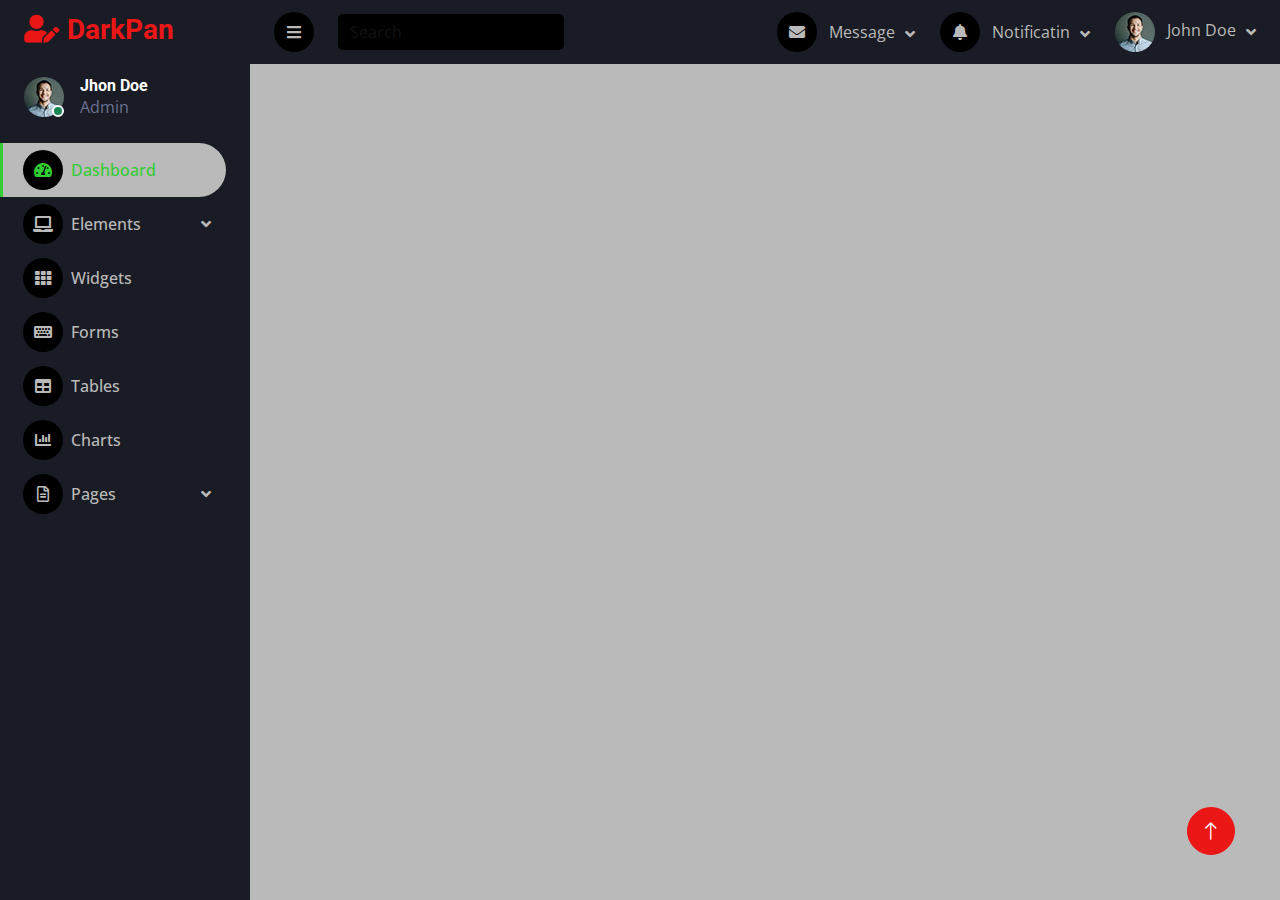
<file: GymGymACoreApplication/wwwroot/adminDashboard/web/index.html>
<!DOCTYPE html>
<html lang="en">

<head>
    <meta charset="utf-8">
    <title>GymGym-A</title>
    <meta content="width=device-width, initial-scale=1.0" name="viewport">
    <meta content="" name="keywords">
    <meta content="" name="description">

    <!-- Favicon -->
    <link href="img/favicon.ico" rel="icon">

    <!-- Google Web Fonts -->
    <link rel="preconnect" href="https://fonts.googleapis.com">
    <link rel="preconnect" href="https://fonts.gstatic.com" crossorigin>
    <link href="https://fonts.googleapis.com/css2?family=Open+Sans:wght@400;600&family=Roboto:wght@500;700&display=swap" rel="stylesheet"> 
    
    <!-- Icon Font Stylesheet -->
    <link href="https://cdnjs.cloudflare.com/ajax/libs/font-awesome/5.10.0/css/all.min.css" rel="stylesheet">
    <link href="https://cdn.jsdelivr.net/npm/bootstrap-icons@1.4.1/font/bootstrap-icons.css" rel="stylesheet">

    <!-- Libraries Stylesheet -->
    <link href="lib/owlcarousel/assets/owl.carousel.min.css" rel="stylesheet">
    <link href="lib/tempusdominus/css/tempusdominus-bootstrap-4.min.css" rel="stylesheet" />

    <!-- Customized Bootstrap Stylesheet -->
    <link href="css/bootstrap.min.css" rel="stylesheet">

    <!-- Template Stylesheet -->
    <link href="css/style.css" rel="stylesheet">
</head>

<body>
    <div class="container-fluid position-relative d-flex p-0">
        <!-- Spinner Start -->
        <div id="spinner" class="show bg-dark position-fixed translate-middle w-100 vh-100 top-50 start-50 d-flex align-items-center justify-content-center">
            <div class="spinner-border text-primary" style="width: 3rem; height: 3rem;" role="status">
                <span class="sr-only">Loading...</span>
            </div>
        </div>
        <!-- Spinner End -->


        <!-- Sidebar Start -->
        <div class="sidebar pe-4 pb-3">
            <nav class="navbar bg-secondary navbar-dark">
                <a href="index.html" class="navbar-brand mx-4 mb-3">
                    <h3 class="text-primary"><i class="fa fa-user-edit me-2"></i>DarkPan</h3>
                </a>
                <div class="d-flex align-items-center ms-4 mb-4">
                    <div class="position-relative">
                        <img class="rounded-circle" src="img/user.jpg" alt="" style="width: 40px; height: 40px;">
                        <div class="bg-success rounded-circle border border-2 border-white position-absolute end-0 bottom-0 p-1"></div>
                    </div>
                    <div class="ms-3">
                        <h6 class="mb-0">Jhon Doe</h6>
                        <span>Admin</span>
                    </div>
                </div>
                <div class="navbar-nav w-100">
                    <a href="index.html" class="nav-item nav-link active"><i class="fa fa-tachometer-alt me-2"></i>Dashboard</a>
                    <div class="nav-item dropdown">
                        <a href="#" class="nav-link dropdown-toggle" data-bs-toggle="dropdown"><i class="fa fa-laptop me-2"></i>Elements</a>
                        <div class="dropdown-menu bg-transparent border-0">
                            <a href="button.html" class="dropdown-item">Buttons</a>
                            <a href="typography.html" class="dropdown-item">Typography</a>
                            <a href="element.html" class="dropdown-item">Other Elements</a>
                        </div>
                    </div>
                    <a href="widget.html" class="nav-item nav-link"><i class="fa fa-th me-2"></i>Widgets</a>
                    <a href="form.html" class="nav-item nav-link"><i class="fa fa-keyboard me-2"></i>Forms</a>
                    <a href="table.html" class="nav-item nav-link"><i class="fa fa-table me-2"></i>Tables</a>
                    <a href="chart.html" class="nav-item nav-link"><i class="fa fa-chart-bar me-2"></i>Charts</a>
                    <div class="nav-item dropdown">
                        <a href="#" class="nav-link dropdown-toggle" data-bs-toggle="dropdown"><i class="far fa-file-alt me-2"></i>Pages</a>
                        <div class="dropdown-menu bg-transparent border-0">
                            <a href="signin.html" class="dropdown-item">Sign In</a>
                            <a href="signup.html" class="dropdown-item">Sign Up</a>
                            <a href="404.html" class="dropdown-item">404 Error</a>
                            <a href="blank.html" class="dropdown-item">Blank Page</a>
                        </div>
                    </div>
                </div>
            </nav>
        </div>
        <!-- Sidebar End -->


        <!-- Content Start -->
        <div class="content">
            <!-- Navbar Start -->
            <nav class="navbar navbar-expand bg-secondary navbar-dark sticky-top px-4 py-0">
                <a href="index.html" class="navbar-brand d-flex d-lg-none me-4">
                    <h2 class="text-primary mb-0"><i class="fa fa-user-edit"></i></h2>
                </a>
                <a href="#" class="sidebar-toggler flex-shrink-0">
                    <i class="fa fa-bars"></i>
                </a>
                <form class="d-none d-md-flex ms-4">
                    <input class="form-control bg-dark border-0" type="search" placeholder="Search">
                </form>
                <div class="navbar-nav align-items-center ms-auto">
                    <div class="nav-item dropdown">
                        <a href="#" class="nav-link dropdown-toggle" data-bs-toggle="dropdown">
                            <i class="fa fa-envelope me-lg-2"></i>
                            <span class="d-none d-lg-inline-flex">Message</span>
                        </a>
                        <div class="dropdown-menu dropdown-menu-end bg-secondary border-0 rounded-0 rounded-bottom m-0">
                            <a href="#" class="dropdown-item">
                                <div class="d-flex align-items-center">
                                    <img class="rounded-circle" src="img/user.jpg" alt="" style="width: 40px; height: 40px;">
                                    <div class="ms-2">
                                        <h6 class="fw-normal mb-0">Jhon send you a message</h6>
                                        <small>15 minutes ago</small>
                                    </div>
                                </div>
                            </a>
                            <hr class="dropdown-divider">
                            <a href="#" class="dropdown-item">
                                <div class="d-flex align-items-center">
                                    <img class="rounded-circle" src="img/user.jpg" alt="" style="width: 40px; height: 40px;">
                                    <div class="ms-2">
                                        <h6 class="fw-normal mb-0">Jhon send you a message</h6>
                                        <small>15 minutes ago</small>
                                    </div>
                                </div>
                            </a>
                            <hr class="dropdown-divider">
                            <a href="#" class="dropdown-item">
                                <div class="d-flex align-items-center">
                                    <img class="rounded-circle" src="img/user.jpg" alt="" style="width: 40px; height: 40px;">
                                    <div class="ms-2">
                                        <h6 class="fw-normal mb-0">Jhon send you a message</h6>
                                        <small>15 minutes ago</small>
                                    </div>
                                </div>
                            </a>
                            <hr class="dropdown-divider">
                            <a href="#" class="dropdown-item text-center">See all message</a>
                        </div>
                    </div>
                    <div class="nav-item dropdown">
                        <a href="#" class="nav-link dropdown-toggle" data-bs-toggle="dropdown">
                            <i class="fa fa-bell me-lg-2"></i>
                            <span class="d-none d-lg-inline-flex">Notificatin</span>
                        </a>
                        <div class="dropdown-menu dropdown-menu-end bg-secondary border-0 rounded-0 rounded-bottom m-0">
                            <a href="#" class="dropdown-item">
                                <h6 class="fw-normal mb-0">Profile updated</h6>
                                <small>15 minutes ago</small>
                            </a>
                            <hr class="dropdown-divider">
                            <a href="#" class="dropdown-item">
                                <h6 class="fw-normal mb-0">New user added</h6>
                                <small>15 minutes ago</small>
                            </a>
                            <hr class="dropdown-divider">
                            <a href="#" class="dropdown-item">
                                <h6 class="fw-normal mb-0">Password changed</h6>
                                <small>15 minutes ago</small>
                            </a>
                            <hr class="dropdown-divider">
                            <a href="#" class="dropdown-item text-center">See all notifications</a>
                        </div>
                    </div>
                    <div class="nav-item dropdown">
                        <a href="#" class="nav-link dropdown-toggle" data-bs-toggle="dropdown">
                            <img class="rounded-circle me-lg-2" src="img/user.jpg" alt="" style="width: 40px; height: 40px;">
                            <span class="d-none d-lg-inline-flex">John Doe</span>
                        </a>
                        <div class="dropdown-menu dropdown-menu-end bg-secondary border-0 rounded-0 rounded-bottom m-0">
                            <a href="#" class="dropdown-item">My Profile</a>
                            <a href="#" class="dropdown-item">Settings</a>
                            <a href="#" class="dropdown-item">Log Out</a>
                        </div>
                    </div>
                </div>
            </nav>
            <!-- Navbar End -->


           
        </div>
        <!-- Content End -->


        <!-- Back to Top -->
        <a href="#" class="btn btn-lg btn-primary btn-lg-square back-to-top"><i class="bi bi-arrow-up"></i></a>
    </div>

    <!-- JavaScript Libraries -->
    <script src="https://code.jquery.com/jquery-3.4.1.min.js"></script>
    <script src="https://cdn.jsdelivr.net/npm/bootstrap@5.0.0/dist/js/bootstrap.bundle.min.js"></script>
    <script src="lib/chart/chart.min.js"></script>
    <script src="lib/easing/easing.min.js"></script>
    <script src="lib/waypoints/waypoints.min.js"></script>
    <script src="lib/owlcarousel/owl.carousel.min.js"></script>
    <script src="lib/tempusdominus/js/moment.min.js"></script>
    <script src="lib/tempusdominus/js/moment-timezone.min.js"></script>
    <script src="lib/tempusdominus/js/tempusdominus-bootstrap-4.min.js"></script>

    <!-- Template Javascript -->
    <script src="js/main.js"></script>
</body>

</html>
</file>
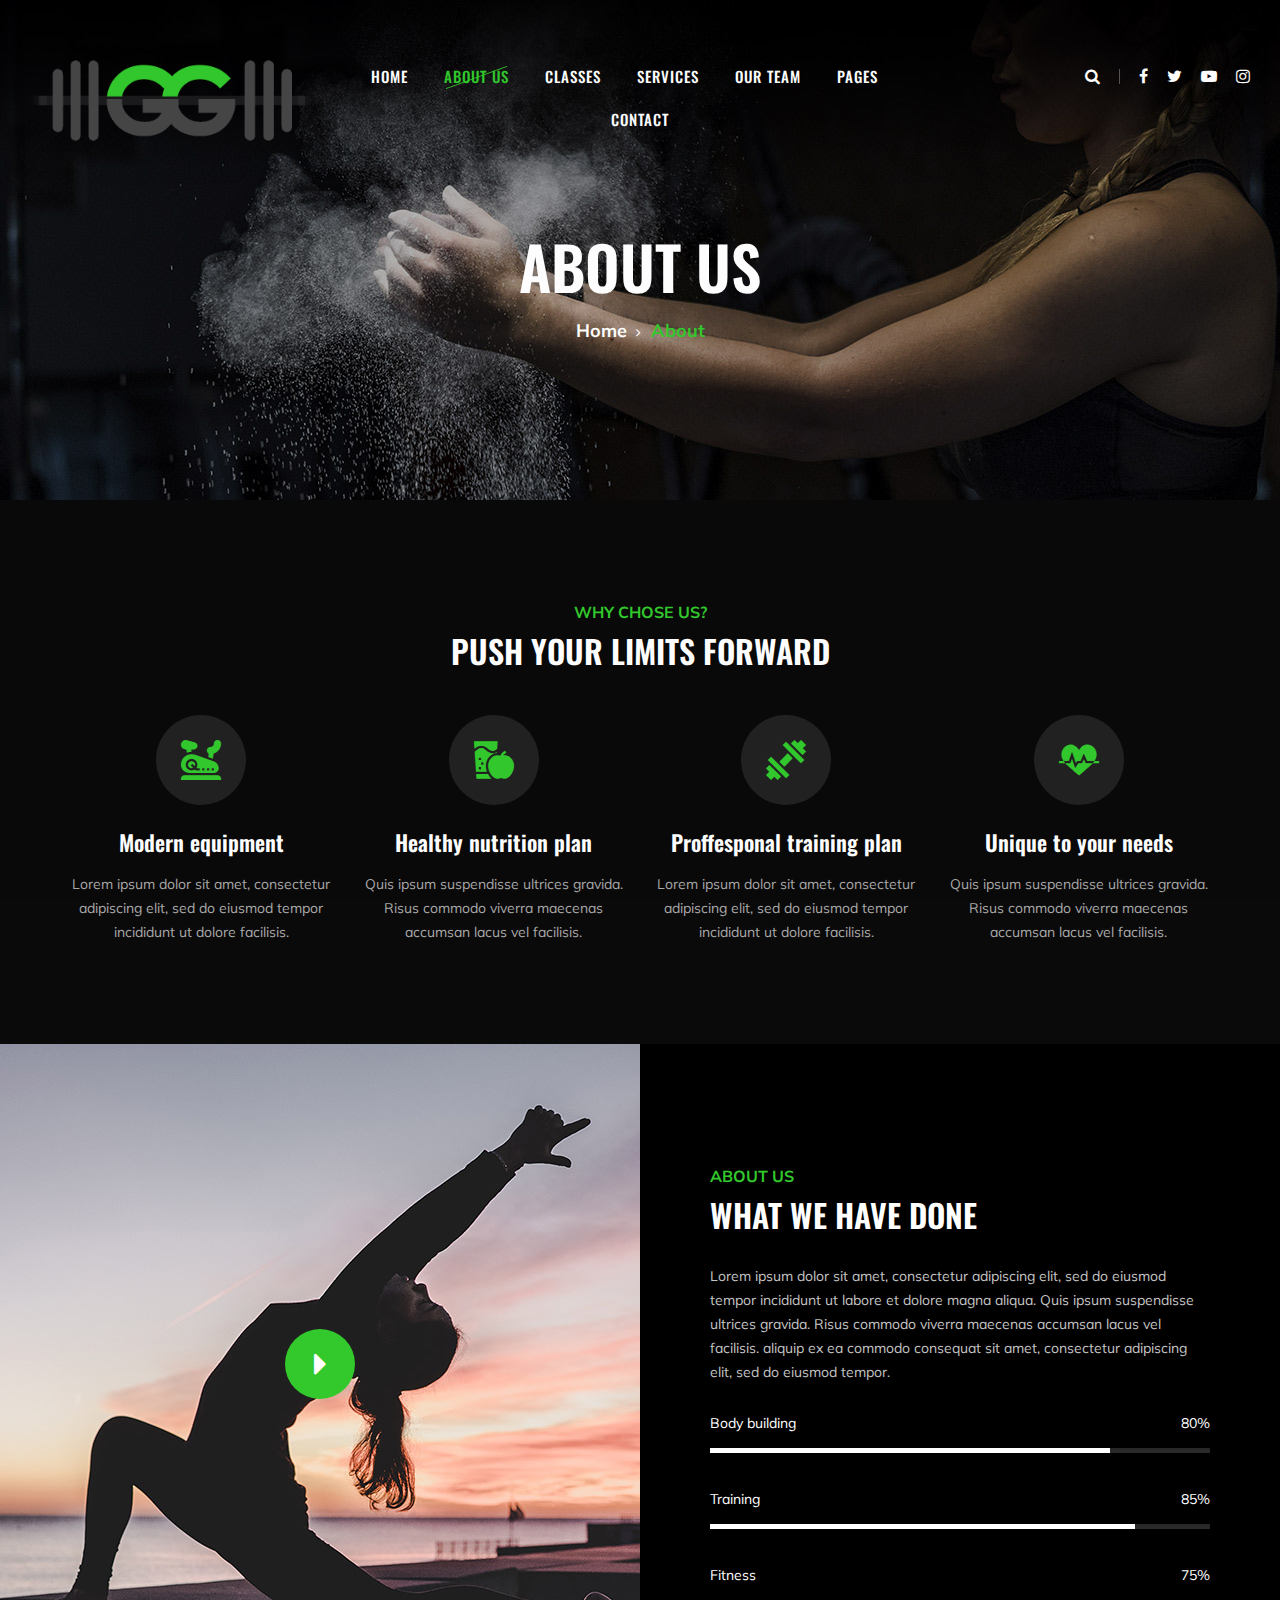
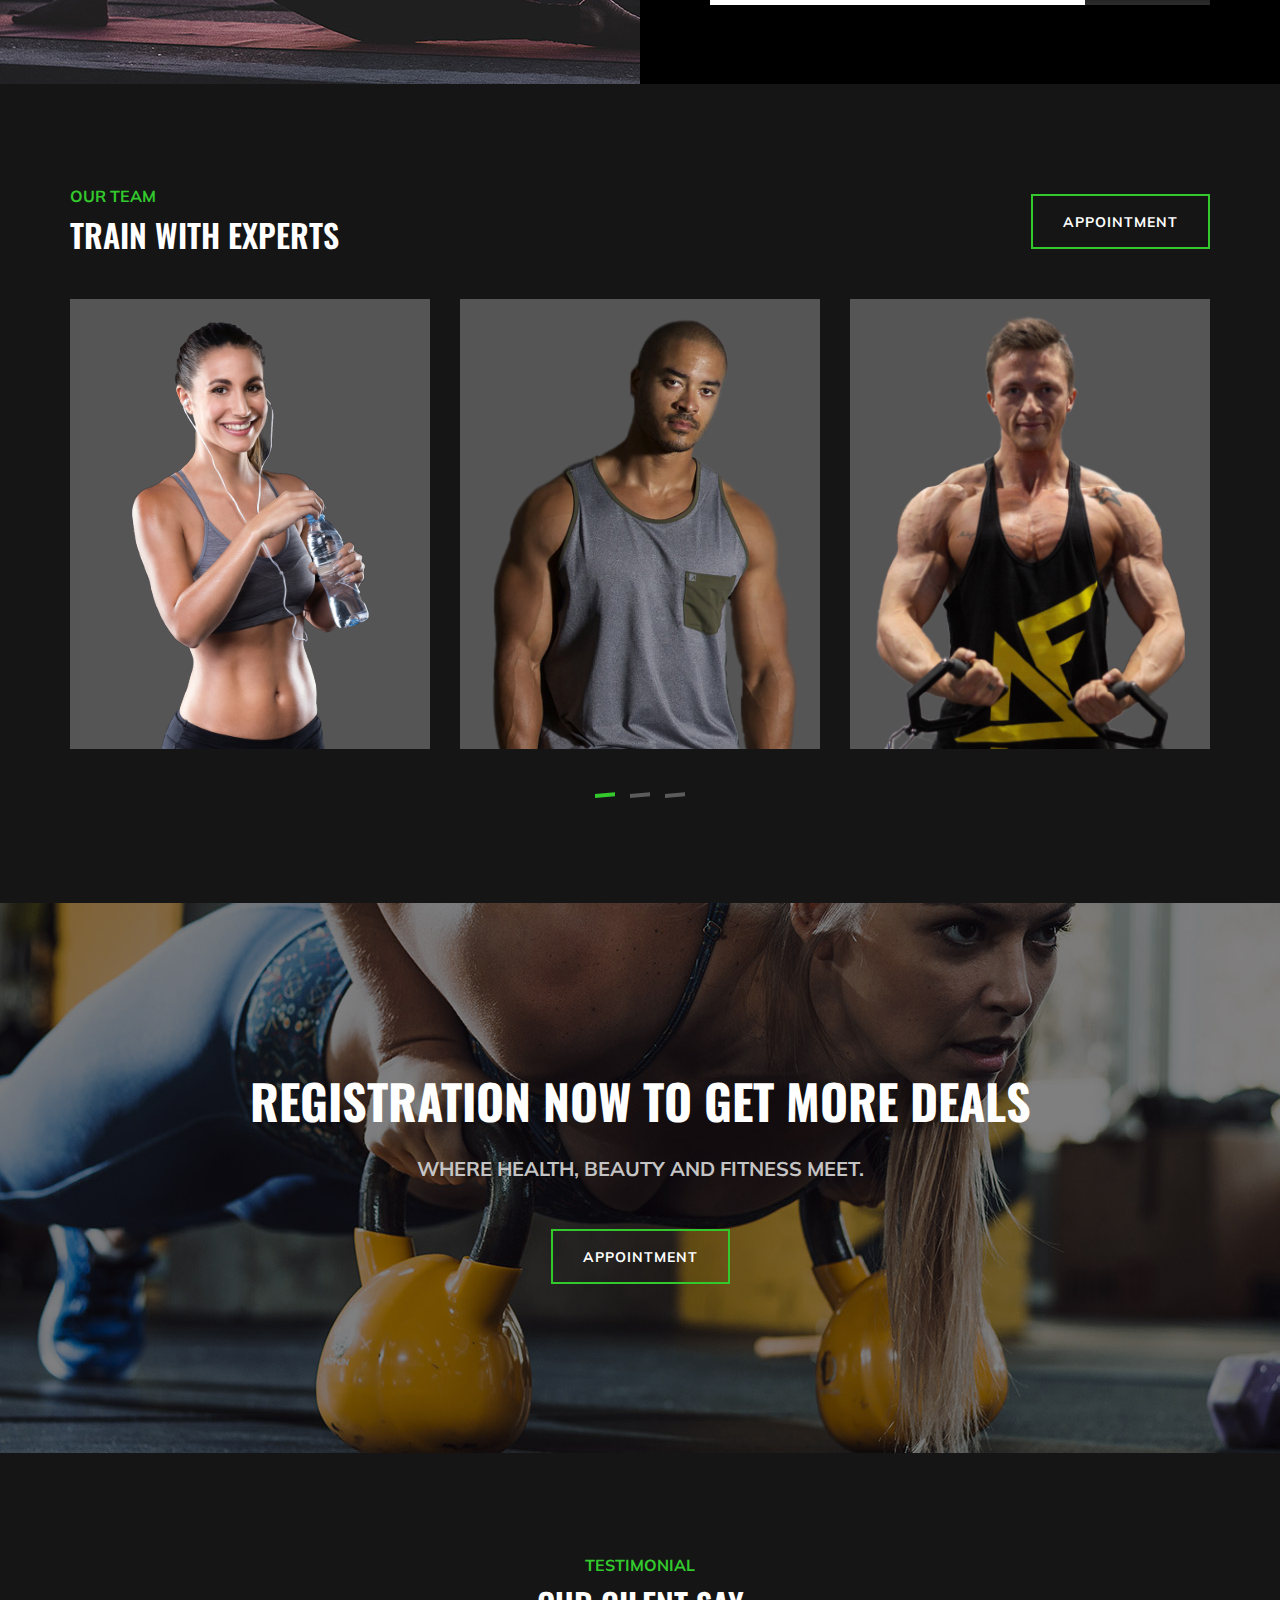
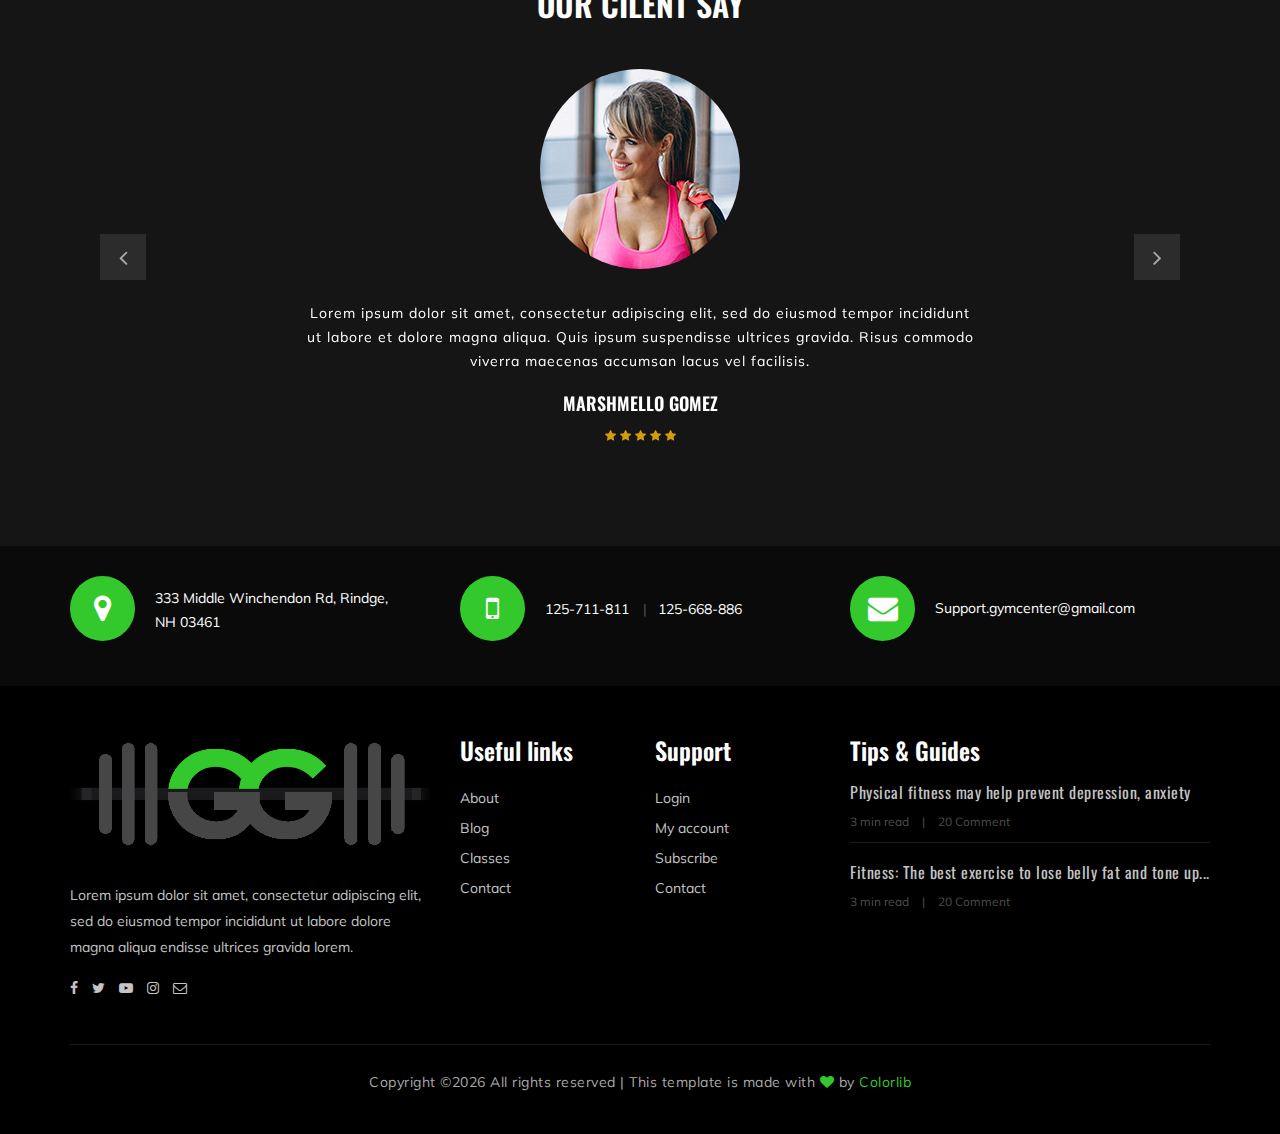
<file: GymGymACoreApplication/wwwroot/gymlife/about-us.html>
<!DOCTYPE html>
<html lang="zxx">

<head>
    <meta charset="UTF-8">
    <meta name="description" content="Gym Template">
    <meta name="keywords" content="Gym, unica, creative, html">
    <meta name="viewport" content="width=device-width, initial-scale=1.0">
    <meta http-equiv="X-UA-Compatible" content="ie=edge">
    <title>Gym | Template</title>

    <!-- Google Font -->
    <link href="https://fonts.googleapis.com/css?family=Muli:300,400,500,600,700,800,900&display=swap" rel="stylesheet">
    <link href="https://fonts.googleapis.com/css?family=Oswald:300,400,500,600,700&display=swap" rel="stylesheet">

    <!-- Css Styles -->
    <link rel="stylesheet" href="css/bootstrap.min.css" type="text/css">
    <link rel="stylesheet" href="css/font-awesome.min.css" type="text/css">
    <link rel="stylesheet" href="css/flaticon.css" type="text/css">
    <link rel="stylesheet" href="css/owl.carousel.min.css" type="text/css">
    <link rel="stylesheet" href="css/barfiller.css" type="text/css">
    <link rel="stylesheet" href="css/magnific-popup.css" type="text/css">
    <link rel="stylesheet" href="css/slicknav.min.css" type="text/css">
    <link rel="stylesheet" href="css/style.css" type="text/css">
</head>

<body>
    <!-- Page Preloder -->
    <div id="preloder">
        <div class="loader"></div>
    </div>

 <!-- Offcanvas Menu Section Begin -->
    <div class="offcanvas-menu-overlay"></div>
    <div class="offcanvas-menu-wrapper">
        <div class="canvas-close">
            <i class="fa fa-close"></i>
        </div>
        <div class="canvas-search search-switch">
            <i class="fa fa-search"></i>
        </div>
        <nav class="canvas-menu mobile-menu">
            <ul>
                <li><a href="./index.html">Home</a></li>
                <li><a href="./about-us.html">About Us</a></li>
                <li><a href="./classes.html">Classes</a></li>
                <li><a href="./services.html">Services</a></li>
                <li><a href="./team.html">Our Team</a></li>
                <li><a href="#">Pages</a>
                    <ul class="dropdown">
                        <li><a href="./about-us.html">About us</a></li>
                        <li><a href="./class-timetable.html">Classes timetable</a></li>
                        <li><a href="./bmi-calculator.html">Bmi calculate</a></li>
                        <li><a href="./team.html">Our team</a></li>
                        <li><a href="./gallery.html">Gallery</a></li>
                        <li><a href="./blog.html">Our blog</a></li>
                        <li><a href="./404.html">404</a></li>
                    </ul>
                </li>
                <li><a href="./contact.html">Contact</a></li>
            </ul>
        </nav>
        <div id="mobile-menu-wrap"></div>
        <div class="canvas-social">
            <a href="#"><i class="fa fa-facebook"></i></a>
            <a href="#"><i class="fa fa-twitter"></i></a>
            <a href="#"><i class="fa fa-youtube-play"></i></a>
            <a href="#"><i class="fa fa-instagram"></i></a>
        </div>
    </div>
    <!-- Offcanvas Menu Section End -->

    <!-- Header Section Begin -->
    <header class="header-section">
        <div class="container-fluid">
            <div class="row">
                <div class="col-lg-3">
                    <div class="logo">
                        <a href="./index.html">
                            <img src="img/logo.png" alt="">
                        </a>
                    </div>
                </div>
                <div class="col-lg-6">
                    <nav class="nav-menu">
                        <ul>
                            <li><a href="./index.html">Home</a></li>
                            <li class="active"><a href="./about-us.html">About Us</a></li>
                            <li><a href="./class-details.html">Classes</a></li>
                            <li><a href="./services.html">Services</a></li>
                            <li><a href="./team.html">Our Team</a></li>
                            <li><a href="#">Pages</a>
                                <ul class="dropdown">
                                    <li><a href="./about-us.html">About us</a></li>
                                    <li><a href="./class-timetable.html">Classes timetable</a></li>
                                    <li><a href="./bmi-calculator.html">Bmi calculate</a></li>
                                    <li><a href="./team.html">Our team</a></li>
                                    <li><a href="./gallery.html">Gallery</a></li>
                                    <li><a href="./blog.html">Our blog</a></li>
                                    <li><a href="./404.html">404</a></li>
                                </ul>
                            </li>
                            <li><a href="./contact.html">Contact</a></li>
                        </ul>
                    </nav>
                </div>
                <div class="col-lg-3">
                    <div class="top-option">
                        <div class="to-search search-switch">
                            <i class="fa fa-search"></i>
                        </div>
                        <div class="to-social">
                            <a href="#"><i class="fa fa-facebook"></i></a>
                            <a href="#"><i class="fa fa-twitter"></i></a>
                            <a href="#"><i class="fa fa-youtube-play"></i></a>
                            <a href="#"><i class="fa fa-instagram"></i></a>
                        </div>
                    </div>
                </div>
            </div>
            <div class="canvas-open">
                <i class="fa fa-bars"></i>
            </div>
        </div>
    </header>
    <!-- Header End -->

    <!-- Breadcrumb Section Begin -->
    <section class="breadcrumb-section set-bg" data-setbg="img/breadcrumb-bg.jpg">
        <div class="container">
            <div class="row">
                <div class="col-lg-12 text-center">
                    <div class="breadcrumb-text">
                        <h2>About us</h2>
                        <div class="bt-option">
                            <a href="./index.html">Home</a>
                            <span>About</span>
                        </div>
                    </div>
                </div>
            </div>
        </div>
    </section>
    <!-- Breadcrumb Section End -->

    <!-- ChoseUs Section Begin -->
    <section class="choseus-section spad">
        <div class="container">
            <div class="row">
                <div class="col-lg-12">
                    <div class="section-title">
                        <span>Why chose us?</span>
                        <h2>PUSH YOUR LIMITS FORWARD</h2>
                    </div>
                </div>
            </div>
            <div class="row">
                <div class="col-lg-3 col-sm-6">
                    <div class="cs-item">
                        <span class="flaticon-034-stationary-bike"></span>
                        <h4>Modern equipment</h4>
                        <p>Lorem ipsum dolor sit amet, consectetur adipiscing elit, sed do eiusmod tempor incididunt ut
                            dolore facilisis.</p>
                    </div>
                </div>
                <div class="col-lg-3 col-sm-6">
                    <div class="cs-item">
                        <span class="flaticon-033-juice"></span>
                        <h4>Healthy nutrition plan</h4>
                        <p>Quis ipsum suspendisse ultrices gravida. Risus commodo viverra maecenas accumsan lacus vel
                            facilisis.</p>
                    </div>
                </div>
                <div class="col-lg-3 col-sm-6">
                    <div class="cs-item">
                        <span class="flaticon-002-dumbell"></span>
                        <h4>Proffesponal training plan</h4>
                        <p>Lorem ipsum dolor sit amet, consectetur adipiscing elit, sed do eiusmod tempor incididunt ut
                            dolore facilisis.</p>
                    </div>
                </div>
                <div class="col-lg-3 col-sm-6">
                    <div class="cs-item">
                        <span class="flaticon-014-heart-beat"></span>
                        <h4>Unique to your needs</h4>
                        <p>Quis ipsum suspendisse ultrices gravida. Risus commodo viverra maecenas accumsan lacus vel
                            facilisis.</p>
                    </div>
                </div>
            </div>
        </div>
    </section>
    <!-- ChoseUs Section End -->

    <!-- About US Section Begin -->
    <section class="aboutus-section">
        <div class="container-fluid">
            <div class="row">
                <div class="col-lg-6 p-0">
                    <div class="about-video set-bg" data-setbg="img/about-us.jpg">
                        <a href="https://www.youtube.com/watch?v=EzKkl64rRbM" class="play-btn video-popup"><i
                                class="fa fa-caret-right"></i></a>
                    </div>
                </div>
                <div class="col-lg-6 p-0">
                    <div class="about-text">
                        <div class="section-title">
                            <span>About Us</span>
                            <h2>What we have done</h2>
                        </div>
                        <div class="at-desc">
                            <p>Lorem ipsum dolor sit amet, consectetur adipiscing elit, sed do eiusmod tempor incididunt
                                ut labore et dolore magna aliqua. Quis ipsum suspendisse ultrices gravida. Risus commodo
                                viverra maecenas accumsan lacus vel facilisis. aliquip ex ea commodo consequat sit amet,
                                consectetur adipiscing elit, sed do eiusmod tempor.</p>
                        </div>
                        <div class="about-bar">
                            <div class="ab-item">
                                <p>Body building</p>
                                <div id="bar1" class="barfiller">
                                    <span class="fill" data-percentage="80"></span>
                                    <div class="tipWrap">
                                        <span class="tip"></span>
                                    </div>
                                </div>
                            </div>
                            <div class="ab-item">
                                <p>Training</p>
                                <div id="bar2" class="barfiller">
                                    <span class="fill" data-percentage="85"></span>
                                    <div class="tipWrap">
                                        <span class="tip"></span>
                                    </div>
                                </div>
                            </div>
                            <div class="ab-item">
                                <p>Fitness</p>
                                <div id="bar3" class="barfiller">
                                    <span class="fill" data-percentage="75"></span>
                                    <div class="tipWrap">
                                        <span class="tip"></span>
                                    </div>
                                </div>
                            </div>
                        </div>
                    </div>
                </div>
            </div>
        </div>
    </section>
    <!-- About US Section End -->

    <!-- Team Section Begin -->
    <section class="team-section spad">
        <div class="container">
            <div class="row">
                <div class="col-lg-12">
                    <div class="team-title">
                        <div class="section-title">
                            <span>Our Team</span>
                            <h2>TRAIN WITH EXPERTS</h2>
                        </div>
                        <a href="#" class="primary-btn btn-normal appoinment-btn">appointment</a>
                    </div>
                </div>
            </div>
            <div class="row">
                <div class="ts-slider owl-carousel">
                    <div class="col-lg-4">
                        <div class="ts-item set-bg" data-setbg="img/team/team-1.jpg">
                            <div class="ts_text">
                                <h4>Athart Rachel</h4>
                                <span>Gym Trainer</span>
                            </div>
                        </div>
                    </div>
                    <div class="col-lg-4">
                        <div class="ts-item set-bg" data-setbg="img/team/team-2.jpg">
                            <div class="ts_text">
                                <h4>Athart Rachel</h4>
                                <span>Gym Trainer</span>
                            </div>
                        </div>
                    </div>
                    <div class="col-lg-4">
                        <div class="ts-item set-bg" data-setbg="img/team/team-3.jpg">
                            <div class="ts_text">
                                <h4>Athart Rachel</h4>
                                <span>Gym Trainer</span>
                            </div>
                        </div>
                    </div>
                    <div class="col-lg-4">
                        <div class="ts-item set-bg" data-setbg="img/team/team-4.jpg">
                            <div class="ts_text">
                                <h4>Athart Rachel</h4>
                                <span>Gym Trainer</span>
                            </div>
                        </div>
                    </div>
                    <div class="col-lg-4">
                        <div class="ts-item set-bg" data-setbg="img/team/team-5.jpg">
                            <div class="ts_text">
                                <h4>Athart Rachel</h4>
                                <span>Gym Trainer</span>
                            </div>
                        </div>
                    </div>
                    <div class="col-lg-4">
                        <div class="ts-item set-bg" data-setbg="img/team/team-6.jpg">
                            <div class="ts_text">
                                <h4>Athart Rachel</h4>
                                <span>Gym Trainer</span>
                            </div>
                        </div>
                    </div>
                </div>
            </div>
        </div>
    </section>
    <!-- Team Section End -->

    <!-- Banner Section Begin -->
    <section class="banner-section set-bg" data-setbg="img/banner-bg.jpg">
        <div class="container">
            <div class="row">
                <div class="col-lg-12 text-center">
                    <div class="bs-text">
                        <h2>registration now to get more deals</h2>
                        <div class="bt-tips">Where health, beauty and fitness meet.</div>
                        <a href="#" class="primary-btn  btn-normal">Appointment</a>
                    </div>
                </div>
            </div>
        </div>
    </section>
    <!-- Banner Section End -->

    <!-- Testimonial Section Begin -->
    <section class="testimonial-section spad">
        <div class="container">
            <div class="row">
                <div class="col-lg-12">
                    <div class="section-title">
                        <span>Testimonial</span>
                        <h2>Our cilent say</h2>
                    </div>
                </div>
            </div>
            <div class="ts_slider owl-carousel">
                <div class="ts_item">
                    <div class="row">
                        <div class="col-lg-12 text-center">
                            <div class="ti_pic">
                                <img src="img/testimonial/testimonial-1.jpg" alt="">
                            </div>
                            <div class="ti_text">
                                <p>Lorem ipsum dolor sit amet, consectetur adipiscing elit, sed do eiusmod tempor
                                    incididunt<br /> ut labore et dolore magna aliqua. Quis ipsum suspendisse ultrices
                                    gravida. Risus commodo<br /> viverra maecenas accumsan lacus vel facilisis.</p>
                                <h5>Marshmello Gomez</h5>
                                <div class="tt-rating">
                                    <i class="fa fa-star"></i>
                                    <i class="fa fa-star"></i>
                                    <i class="fa fa-star"></i>
                                    <i class="fa fa-star"></i>
                                    <i class="fa fa-star"></i>
                                </div>
                            </div>
                        </div>
                    </div>
                </div>
                <div class="ts_item">
                    <div class="row">
                        <div class="col-lg-12 text-center">
                            <div class="ti_pic">
                                <img src="img/testimonial/testimonial-2.jpg" alt="">
                            </div>
                            <div class="ti_text">
                                <p>Lorem ipsum dolor sit amet, consectetur adipiscing elit, sed do eiusmod tempor
                                    incididunt<br /> ut labore et dolore magna aliqua. Quis ipsum suspendisse ultrices
                                    gravida. Risus commodo<br /> viverra maecenas accumsan lacus vel facilisis.</p>
                                <h5>Marshmello Gomez</h5>
                                <div class="tt-rating">
                                    <i class="fa fa-star"></i>
                                    <i class="fa fa-star"></i>
                                    <i class="fa fa-star"></i>
                                    <i class="fa fa-star"></i>
                                    <i class="fa fa-star"></i>
                                </div>
                            </div>
                        </div>
                    </div>
                </div>
            </div>
        </div>
    </section>
    <!-- Testimonial Section End -->

    <!-- Get In Touch Section Begin -->
    <div class="gettouch-section">
        <div class="container">
            <div class="row">
                <div class="col-md-4">
                    <div class="gt-text">
                        <i class="fa fa-map-marker"></i>
                        <p>333 Middle Winchendon Rd, Rindge,<br/> NH 03461</p>
                    </div>
                </div>
                <div class="col-md-4">
                    <div class="gt-text">
                        <i class="fa fa-mobile"></i>
                        <ul>
                            <li>125-711-811</li>
                            <li>125-668-886</li>
                        </ul>
                    </div>
                </div>
                <div class="col-md-4">
                    <div class="gt-text email">
                        <i class="fa fa-envelope"></i>
                        <p>Support.gymcenter@gmail.com</p>
                    </div>
                </div>
            </div>
        </div>
    </div>
    <!-- Get In Touch Section End -->

    <!-- Footer Section Begin -->
    <section class="footer-section">
        <div class="container">
            <div class="row">
                <div class="col-lg-4">
                    <div class="fs-about">
                        <div class="fa-logo">
                            <a href="#"><img src="img/logo.png" alt=""></a>
                        </div>
                        <p>Lorem ipsum dolor sit amet, consectetur adipiscing elit, sed do eiusmod tempor incididunt ut
                            labore dolore magna aliqua endisse ultrices gravida lorem.</p>
                        <div class="fa-social">
                            <a href="#"><i class="fa fa-facebook"></i></a>
                            <a href="#"><i class="fa fa-twitter"></i></a>
                            <a href="#"><i class="fa fa-youtube-play"></i></a>
                            <a href="#"><i class="fa fa-instagram"></i></a>
                            <a href="#"><i class="fa  fa-envelope-o"></i></a>
                        </div>
                    </div>
                </div>
                <div class="col-lg-2 col-md-3 col-sm-6">
                    <div class="fs-widget">
                        <h4>Useful links</h4>
                        <ul>
                            <li><a href="#">About</a></li>
                            <li><a href="#">Blog</a></li>
                            <li><a href="#">Classes</a></li>
                            <li><a href="#">Contact</a></li>
                        </ul>
                    </div>
                </div>
                <div class="col-lg-2 col-md-3 col-sm-6">
                    <div class="fs-widget">
                        <h4>Support</h4>
                        <ul>
                            <li><a href="#">Login</a></li>
                            <li><a href="#">My account</a></li>
                            <li><a href="#">Subscribe</a></li>
                            <li><a href="#">Contact</a></li>
                        </ul>
                    </div>
                </div>
                <div class="col-lg-4 col-md-6">
                    <div class="fs-widget">
                        <h4>Tips & Guides</h4>
                        <div class="fw-recent">
                            <h6><a href="#">Physical fitness may help prevent depression, anxiety</a></h6>
                            <ul>
                                <li>3 min read</li>
                                <li>20 Comment</li>
                            </ul>
                        </div>
                        <div class="fw-recent">
                            <h6><a href="#">Fitness: The best exercise to lose belly fat and tone up...</a></h6>
                            <ul>
                                <li>3 min read</li>
                                <li>20 Comment</li>
                            </ul>
                        </div>
                    </div>
                </div>
            </div>
            <div class="row">
                <div class="col-lg-12 text-center">
                    <div class="copyright-text">
                        <p><!-- Link back to Colorlib can't be removed. Template is licensed under CC BY 3.0. -->
  Copyright &copy;<script>document.write(new Date().getFullYear());</script> All rights reserved | This template is made with <i class="fa fa-heart" aria-hidden="true"></i> by <a href="https://colorlib.com" target="_blank">Colorlib</a>
  <!-- Link back to Colorlib can't be removed. Template is licensed under CC BY 3.0. --></p>
                    </div>
                </div>
            </div>
        </div>
    </section>
    <!-- Footer Section End -->

    <!-- Search model Begin -->
    <div class="search-model">
        <div class="h-100 d-flex align-items-center justify-content-center">
            <div class="search-close-switch">+</div>
            <form class="search-model-form">
                <input type="text" id="search-input" placeholder="Search here.....">
            </form>
        </div>
    </div>
    <!-- Search model end -->

    <!-- Js Plugins -->
    <script src="js/jquery-3.3.1.min.js"></script>
    <script src="js/bootstrap.min.js"></script>
    <script src="js/jquery.magnific-popup.min.js"></script>
    <script src="js/masonry.pkgd.min.js"></script>
    <script src="js/jquery.barfiller.js"></script>
    <script src="js/jquery.slicknav.js"></script>
    <script src="js/owl.carousel.min.js"></script>
    <script src="js/main.js"></script>


</body>

</html>
</file>
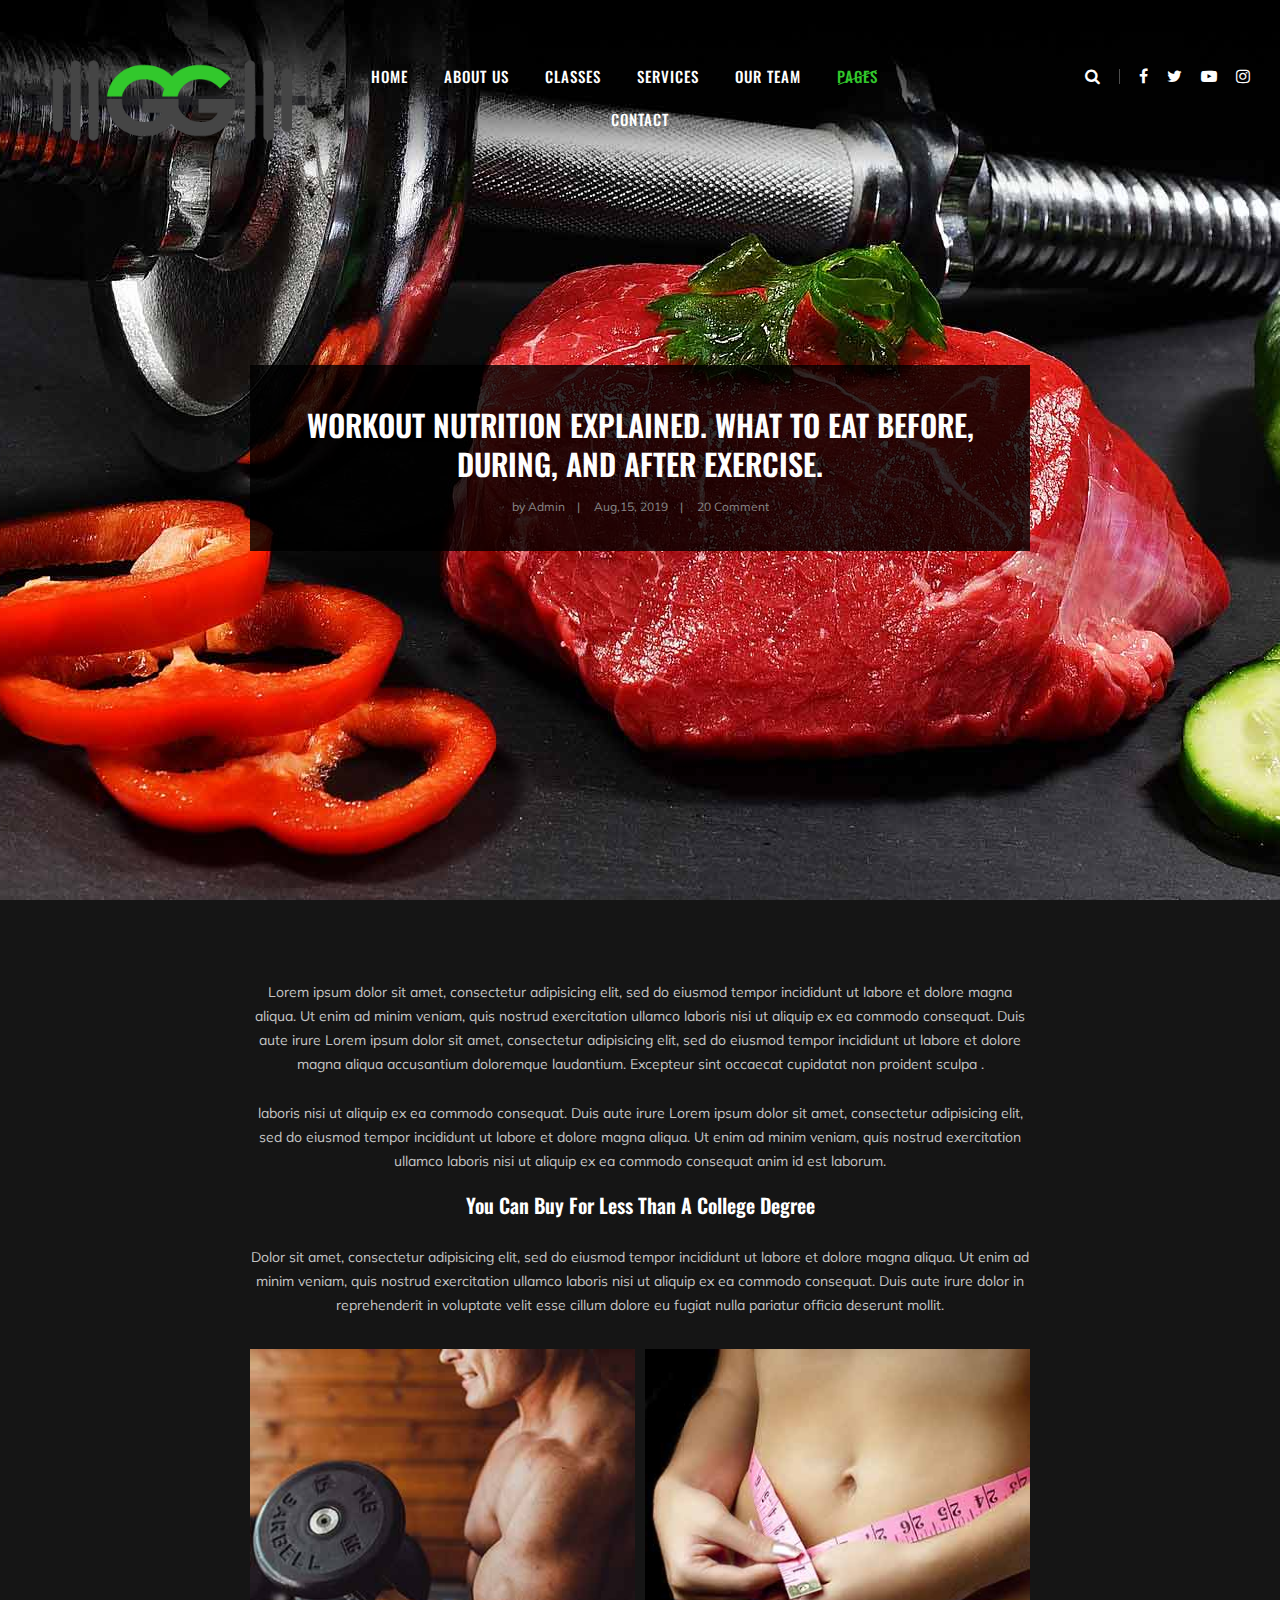
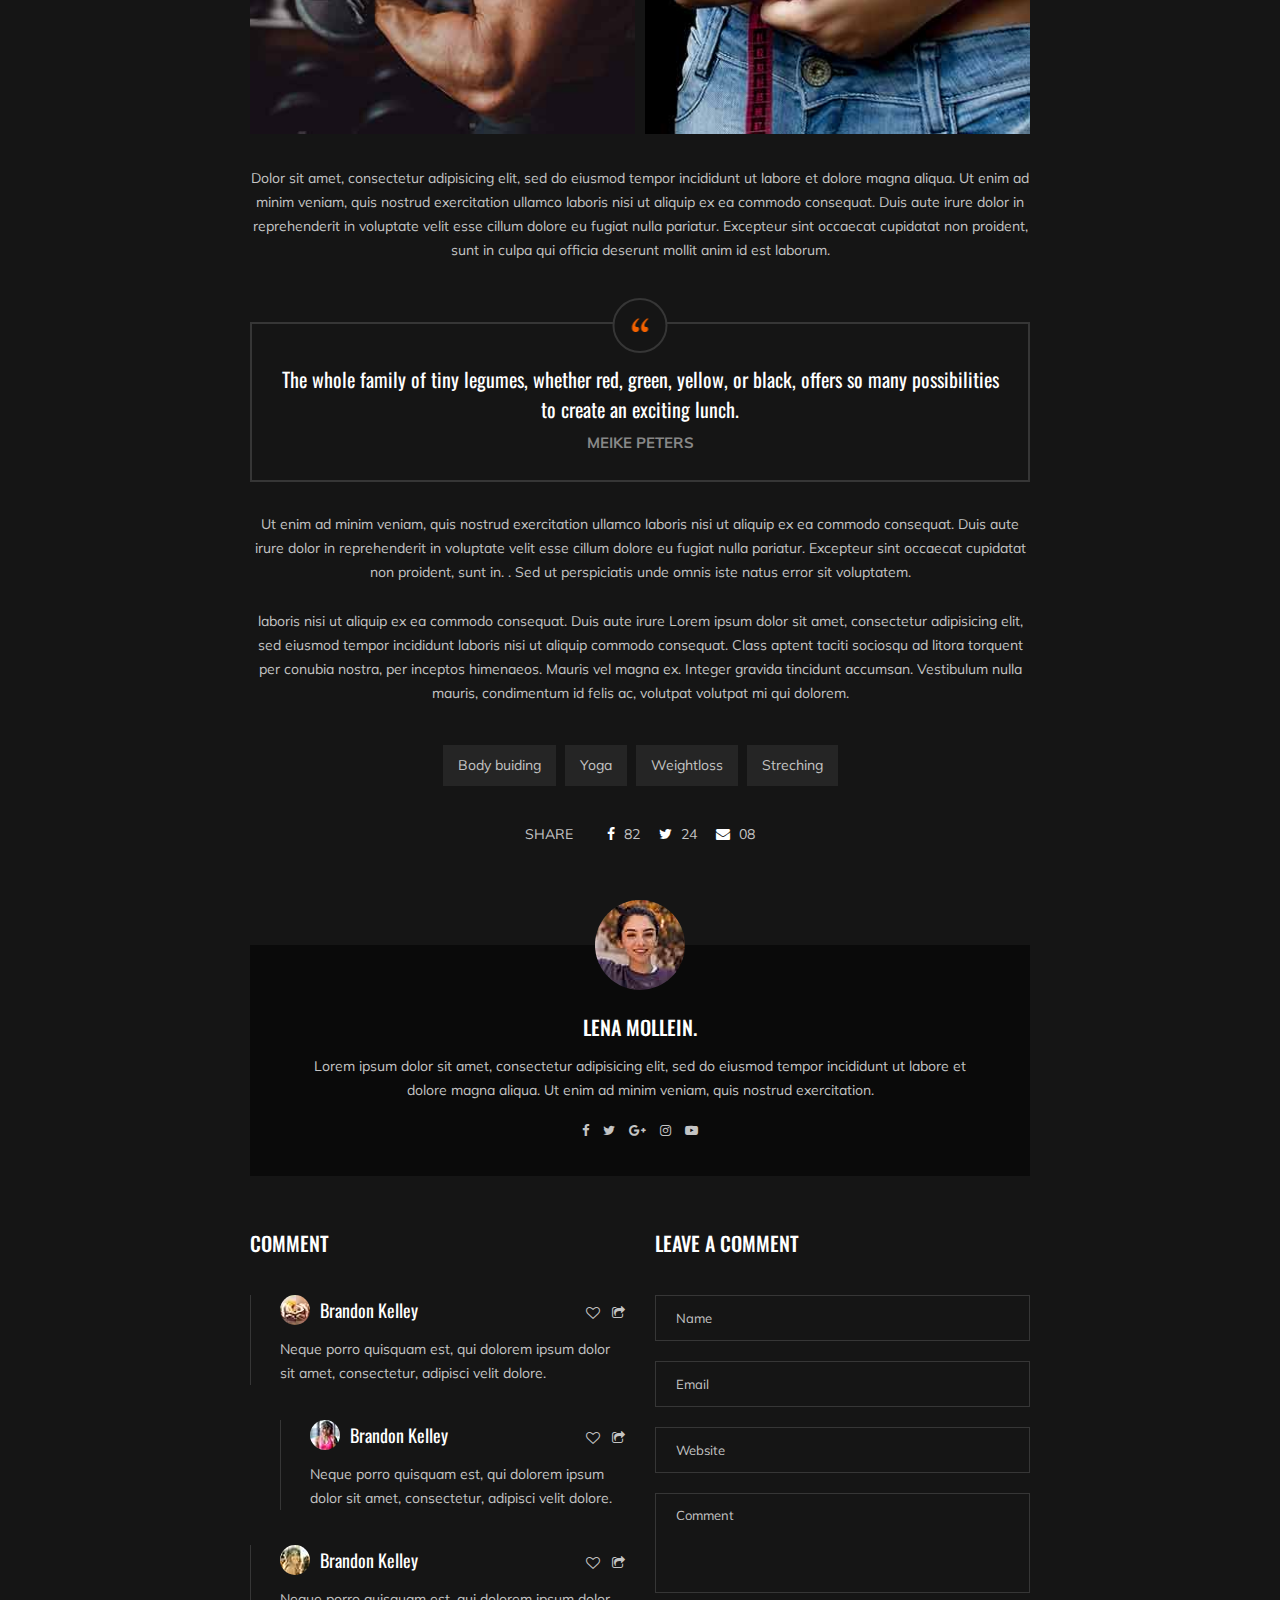
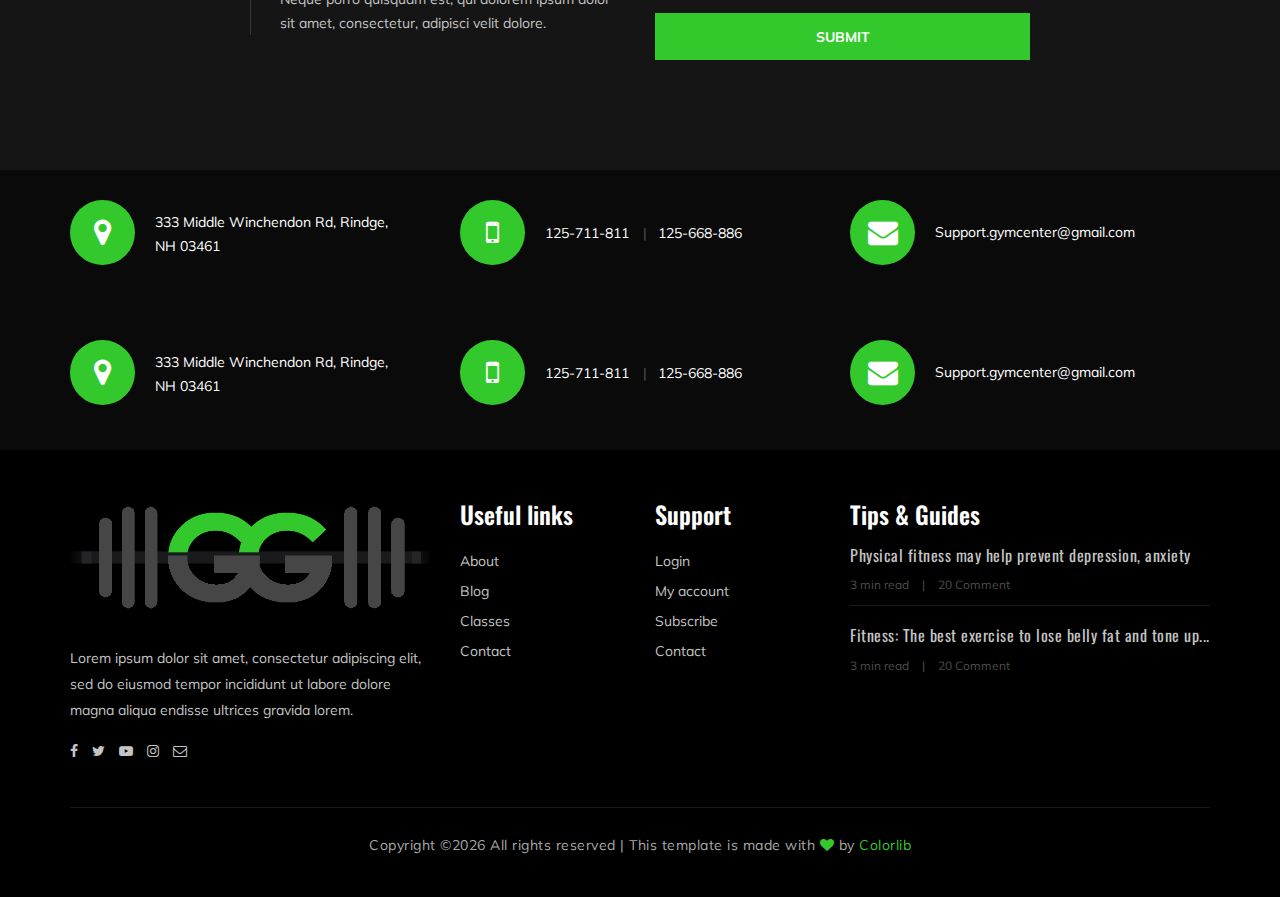
<file: GymGymACoreApplication/wwwroot/gymlife/blog-details.html>
<!DOCTYPE html>
<html lang="zxx">

<head>
    <meta charset="UTF-8">
    <meta name="description" content="Gym Template">
    <meta name="keywords" content="Gym, unica, creative, html">
    <meta name="viewport" content="width=device-width, initial-scale=1.0">
    <meta http-equiv="X-UA-Compatible" content="ie=edge">
    <title>Gym | Template</title>

    <!-- Google Font -->
    <link href="https://fonts.googleapis.com/css?family=Muli:300,400,500,600,700,800,900&display=swap" rel="stylesheet">
    <link href="https://fonts.googleapis.com/css?family=Oswald:300,400,500,600,700&display=swap" rel="stylesheet">

    <!-- Css Styles -->
    <link rel="stylesheet" href="css/bootstrap.min.css" type="text/css">
    <link rel="stylesheet" href="css/font-awesome.min.css" type="text/css">
    <link rel="stylesheet" href="css/flaticon.css" type="text/css">
    <link rel="stylesheet" href="css/owl.carousel.min.css" type="text/css">
    <link rel="stylesheet" href="css/barfiller.css" type="text/css">
    <link rel="stylesheet" href="css/magnific-popup.css" type="text/css">
    <link rel="stylesheet" href="css/slicknav.min.css" type="text/css">
    <link rel="stylesheet" href="css/style.css" type="text/css">
</head>

<body>
    <!-- Page Preloder -->
    <div id="preloder">
        <div class="loader"></div>
    </div>

    <!-- Offcanvas Menu Section Begin -->
    <div class="offcanvas-menu-overlay"></div>
    <div class="offcanvas-menu-wrapper">
        <div class="canvas-close">
            <i class="fa fa-close"></i>
        </div>
        <div class="canvas-search search-switch">
            <i class="fa fa-search"></i>
        </div>
        <nav class="canvas-menu mobile-menu">
            <ul>
                <li><a href="./index.html">Home</a></li>
                <li><a href="./about-us.html">About Us</a></li>
                <li><a href="./class-details.html">Classes</a></li>
                <li><a href="./services.html">Services</a></li>
                <li><a href="./team.html">Our Team</a></li>
                <li><a href="#">Pages</a>
                    <ul class="dropdown">
                        <li><a href="./about-us.html">About us</a></li>
                        <li><a href="./class-timetable.html">Classes timetable</a></li>
                        <li><a href="./bmi-calculator.html">Bmi calculate</a></li>
                        <li><a href="./team.html">Our team</a></li>
                        <li><a href="./gallery.html">Gallery</a></li>
                        <li><a href="./blog.html">Our blog</a></li>
                        <li><a href="./404.html">404</a></li>
                    </ul>
                </li>
                <li><a href="./contact.html">Contact</a></li>
            </ul>
        </nav>
        <div id="mobile-menu-wrap"></div>
        <div class="canvas-social">
            <a href="#"><i class="fa fa-facebook"></i></a>
            <a href="#"><i class="fa fa-twitter"></i></a>
            <a href="#"><i class="fa fa-youtube-play"></i></a>
            <a href="#"><i class="fa fa-instagram"></i></a>
        </div>
    </div>
    <!-- Offcanvas Menu Section End -->

    <!-- Header Section Begin -->
    <header class="header-section">
        <div class="container-fluid">
            <div class="row">
                <div class="col-lg-3">
                    <div class="logo">
                        <a href="./index.html">
                            <img src="img/logo.png" alt="">
                        </a>
                    </div>
                </div>
                <div class="col-lg-6">
                    <nav class="nav-menu">
                        <ul>
                            <li><a href="./index.html">Home</a></li>
                            <li><a href="./about-us.html">About Us</a></li>
                            <li><a href="./class-details.html">Classes</a></li>
                            <li><a href="./services.html">Services</a></li>
                            <li><a href="./team.html">Our Team</a></li>
                            <li class="active"><a href="#">Pages</a>
                                <ul class="dropdown">
                                    <li><a href="./about-us.html">About us</a></li>
                                    <li><a href="./class-timetable.html">Classes timetable</a></li>
                                    <li><a href="./bmi-calculator.html">Bmi calculate</a></li>
                                    <li><a href="./team.html">Our team</a></li>
                                    <li><a href="./gallery.html">Gallery</a></li>
                                    <li><a href="./blog.html">Our blog</a></li>
                                    <li><a href="./404.html">404</a></li>
                                </ul>
                            </li>
                            <li><a href="./contact.html">Contact</a></li>
                        </ul>
                    </nav>
                </div>
                <div class="col-lg-3">
                    <div class="top-option">
                        <div class="to-search search-switch">
                            <i class="fa fa-search"></i>
                        </div>
                        <div class="to-social">
                            <a href="#"><i class="fa fa-facebook"></i></a>
                            <a href="#"><i class="fa fa-twitter"></i></a>
                            <a href="#"><i class="fa fa-youtube-play"></i></a>
                            <a href="#"><i class="fa fa-instagram"></i></a>
                        </div>
                    </div>
                </div>
            </div>
            <div class="canvas-open">
                <i class="fa fa-bars"></i>
            </div>
        </div>
    </header>
    <!-- Header End -->

    <!-- Blog Details Hero Section Begin -->
    <section class="blog-details-hero set-bg" data-setbg="img/blog/details/details-hero.jpg">
        <div class="container">
            <div class="row">
                <div class="col-lg-8 p-0 m-auto">
                    <div class="bh-text">
                        <h3>Workout nutrition explained. What to eat before, during, and after exercise.</h3>
                        <ul>
                            <li>by Admin</li>
                            <li>Aug,15, 2019</li>
                            <li>20 Comment</li>
                        </ul>
                    </div>
                </div>
            </div>
        </div>
    </section>
    <!-- Blog Details Hero Section End -->

    <!-- Blog Details Section Begin -->
    <section class="blog-details-section spad">
        <div class="container">
            <div class="row">
                <div class="col-lg-8 p-0 m-auto">
                    <div class="blog-details-text">
                        <div class="blog-details-title">
                            <p>Lorem ipsum dolor sit amet, consectetur adipisicing elit, sed do eiusmod tempor
                                incididunt ut labore et dolore magna aliqua. Ut enim ad minim veniam, quis nostrud
                                exercitation ullamco laboris nisi ut aliquip ex ea commodo consequat. Duis aute irure
                                Lorem ipsum dolor sit amet, consectetur adipisicing elit, sed do eiusmod tempor
                                incididunt ut labore et dolore magna aliqua accusantium doloremque laudantium. Excepteur
                                sint occaecat cupidatat non proident sculpa .</p>
                            <p>laboris nisi ut aliquip ex ea commodo consequat. Duis aute irure Lorem ipsum dolor sit
                                amet, consectetur adipisicing elit, sed do eiusmod tempor incididunt ut labore et dolore
                                magna aliqua. Ut enim ad minim veniam, quis nostrud exercitation ullamco laboris nisi ut
                                aliquip ex ea commodo consequat anim id est laborum.</p>
                            <h5>You Can Buy For Less Than A College Degree</h5>
                            <p>Dolor sit amet, consectetur adipisicing elit, sed do eiusmod tempor incididunt ut labore
                                et dolore magna aliqua. Ut enim ad minim veniam, quis nostrud exercitation ullamco
                                laboris nisi ut aliquip ex ea commodo consequat. Duis aute irure dolor in reprehenderit
                                in voluptate velit esse cillum dolore eu fugiat nulla pariatur officia deserunt mollit.
                            </p>
                        </div>
                        <div class="blog-details-pic">
                            <div class="blog-details-pic-item">
                                <img src="img/blog/details/details-1.jpg" alt="">
                            </div>
                            <div class="blog-details-pic-item">
                                <img src="img/blog/details/details-2.jpg" alt="">
                            </div>
                        </div>
                        <div class="blog-details-desc">
                            <p>Dolor sit amet, consectetur adipisicing elit, sed do eiusmod tempor incididunt ut labore
                                et dolore magna aliqua. Ut enim ad minim veniam, quis nostrud exercitation ullamco
                                laboris nisi ut aliquip ex ea commodo consequat. Duis aute irure dolor in reprehenderit
                                in voluptate velit esse cillum dolore eu fugiat nulla pariatur. Excepteur sint occaecat
                                cupidatat non proident, sunt in culpa qui officia deserunt mollit anim id est laborum.
                            </p>
                        </div>
                        <div class="blog-details-quote">
                            <div class="quote-icon">
                                <img src="img/blog/details/quote-left.png" alt="">
                            </div>
                            <h5>The whole family of tiny legumes, whether red, green, yellow, or black, offers so many
                                possibilities to create an exciting lunch.</h5>
                            <span>MEIKE PETERS</span>
                        </div>
                        <div class="blog-details-more-desc">
                            <p>Ut enim ad minim veniam, quis nostrud exercitation ullamco laboris nisi ut aliquip ex ea
                                commodo consequat. Duis aute irure dolor in reprehenderit in voluptate velit esse cillum
                                dolore eu fugiat nulla pariatur. Excepteur sint occaecat cupidatat non proident, sunt
                                in. . Sed ut perspiciatis unde omnis iste natus error sit voluptatem.</p>
                            <p>laboris nisi ut aliquip ex ea commodo consequat. Duis aute irure Lorem ipsum dolor sit
                                amet, consectetur adipisicing elit, sed eiusmod tempor incididunt laboris nisi ut
                                aliquip commodo consequat. Class aptent taciti sociosqu ad litora torquent per conubia
                                nostra, per inceptos himenaeos. Mauris vel magna ex. Integer gravida tincidunt accumsan.
                                Vestibulum nulla mauris, condimentum id felis ac, volutpat volutpat mi qui dolorem.</p>
                        </div>
                        <div class="blog-details-tag-share">
                            <div class="tags">
                                <a href="#">Body buiding</a>
                                <a href="#">Yoga</a>
                                <a href="#">Weightloss</a>
                                <a href="#">Streching</a>
                            </div>
                            <div class="share">
                                <span>Share</span>
                                <a href="#"><i class="fa fa-facebook"></i> 82</a>
                                <a href="#"><i class="fa fa-twitter"></i> 24</a>
                                <a href="#"><i class="fa fa-envelope"></i> 08</a>
                            </div>
                        </div>
                        <div class="blog-details-author">
                            <div class="ba-pic">
                                <img src="img/blog/details/blog-profile.jpg" alt="">
                            </div>
                            <div class="ba-text">
                                <h5>Lena Mollein.</h5>
                                <p>Lorem ipsum dolor sit amet, consectetur adipisicing elit, sed do eiusmod tempor
                                    incididunt ut labore et dolore magna aliqua. Ut enim ad minim veniam, quis nostrud
                                    exercitation.</p>
                                <div class="bp-social">
                                    <a href="#"><i class="fa fa-facebook"></i></a>
                                    <a href="#"><i class="fa fa-twitter"></i></a>
                                    <a href="#"><i class="fa fa-google-plus"></i></a>
                                    <a href="#"><i class="fa fa-instagram"></i></a>
                                    <a href="#"><i class="fa fa-youtube-play"></i></a>
                                </div>
                            </div>
                        </div>
                        <div class="row">
                            <div class="col-lg-6">
                                <div class="comment-option">
                                    <h5 class="co-title">Comment</h5>
                                    <div class="co-item">
                                        <div class="co-widget">
                                            <a href="#"><i class="fa fa-heart-o"></i></a>
                                            <a href="#"><i class="fa fa-share-square-o"></i></a>
                                        </div>
                                        <div class="co-pic">
                                            <img src="img/blog/details/comment-1.jpg" alt="">
                                            <h5>Brandon Kelley</h5>
                                        </div>
                                        <div class="co-text">
                                            <p>Neque porro quisquam est, qui dolorem ipsum dolor sit amet, consectetur,
                                                adipisci velit dolore.</p>
                                        </div>
                                    </div>
                                    <div class="co-item reply-comment">
                                        <div class="co-widget">
                                            <a href="#"><i class="fa fa-heart-o"></i></a>
                                            <a href="#"><i class="fa fa-share-square-o"></i></a>
                                        </div>
                                        <div class="co-pic">
                                            <img src="img/blog/details/comment-2.jpg" alt="">
                                            <h5>Brandon Kelley</h5>
                                        </div>
                                        <div class="co-text">
                                            <p>Neque porro quisquam est, qui dolorem ipsum dolor sit amet, consectetur,
                                                adipisci velit dolore.</p>
                                        </div>
                                    </div>
                                    <div class="co-item">
                                        <div class="co-widget">
                                            <a href="#"><i class="fa fa-heart-o"></i></a>
                                            <a href="#"><i class="fa fa-share-square-o"></i></a>
                                        </div>
                                        <div class="co-pic">
                                            <img src="img/blog/details/comment-3.jpg" alt="">
                                            <h5>Brandon Kelley</h5>
                                        </div>
                                        <div class="co-text">
                                            <p>Neque porro quisquam est, qui dolorem ipsum dolor sit amet, consectetur,
                                                adipisci velit dolore.</p>
                                        </div>
                                    </div>
                                </div>
                            </div>
                            <div class="col-lg-6">
                                <div class="leave-comment">
                                    <h5>Leave a comment</h5>
                                    <form action="#">
                                        <input type="text" placeholder="Name">
                                        <input type="text" placeholder="Email">
                                        <input type="text" placeholder="Website">
                                        <textarea placeholder="Comment"></textarea>
                                        <button type="submit">Submit</button>
                                    </form>
                                </div>
                            </div>
                        </div>
                    </div>
                </div>
            </div>
        </div>
    </section>
    <!-- Blog Details Section End -->

    <!-- Get In Touch Section Begin -->
    <div class="gettouch-section">
        <div class="container">
            <div class="row">
                <div class="col-lg-4">
                    <div class="gt-text">
                        <i class="fa fa-map-marker"></i>
                        <p>333 Middle Winchendon Rd, Rindge,<br/> NH 03461</p>
                    </div>
                </div>
                <div class="col-lg-4">
                    <div class="gt-text">
                        <i class="fa fa-mobile"></i>
                        <ul>
                            <li>125-711-811</li>
                            <li>125-668-886</li>
                        </ul>
                    </div>
                </div>
                <div class="col-lg-4">
                    <div class="gt-text email">
                        <i class="fa fa-envelope"></i>
                        <p>Support.gymcenter@gmail.com</p>
                    </div>
                </div>
            </div>
        </div>
    </div>
    <!-- Get In Touch Section End -->

    <!-- Get In Touch Section Begin -->
    <div class="gettouch-section">
        <div class="container">
            <div class="row">
                <div class="col-md-4">
                    <div class="gt-text">
                        <i class="fa fa-map-marker"></i>
                        <p>333 Middle Winchendon Rd, Rindge,<br/> NH 03461</p>
                    </div>
                </div>
                <div class="col-md-4">
                    <div class="gt-text">
                        <i class="fa fa-mobile"></i>
                        <ul>
                            <li>125-711-811</li>
                            <li>125-668-886</li>
                        </ul>
                    </div>
                </div>
                <div class="col-md-4">
                    <div class="gt-text email">
                        <i class="fa fa-envelope"></i>
                        <p>Support.gymcenter@gmail.com</p>
                    </div>
                </div>
            </div>
        </div>
    </div>
    <!-- Get In Touch Section End -->

    <!-- Footer Section Begin -->
    <section class="footer-section">
        <div class="container">
            <div class="row">
                <div class="col-lg-4">
                    <div class="fs-about">
                        <div class="fa-logo">
                            <a href="#"><img src="img/logo.png" alt=""></a>
                        </div>
                        <p>Lorem ipsum dolor sit amet, consectetur adipiscing elit, sed do eiusmod tempor incididunt ut
                            labore dolore magna aliqua endisse ultrices gravida lorem.</p>
                        <div class="fa-social">
                            <a href="#"><i class="fa fa-facebook"></i></a>
                            <a href="#"><i class="fa fa-twitter"></i></a>
                            <a href="#"><i class="fa fa-youtube-play"></i></a>
                            <a href="#"><i class="fa fa-instagram"></i></a>
                            <a href="#"><i class="fa  fa-envelope-o"></i></a>
                        </div>
                    </div>
                </div>
                <div class="col-lg-2 col-md-3 col-sm-6">
                    <div class="fs-widget">
                        <h4>Useful links</h4>
                        <ul>
                            <li><a href="#">About</a></li>
                            <li><a href="#">Blog</a></li>
                            <li><a href="#">Classes</a></li>
                            <li><a href="#">Contact</a></li>
                        </ul>
                    </div>
                </div>
                <div class="col-lg-2 col-md-3 col-sm-6">
                    <div class="fs-widget">
                        <h4>Support</h4>
                        <ul>
                            <li><a href="#">Login</a></li>
                            <li><a href="#">My account</a></li>
                            <li><a href="#">Subscribe</a></li>
                            <li><a href="#">Contact</a></li>
                        </ul>
                    </div>
                </div>
                <div class="col-lg-4 col-md-6">
                    <div class="fs-widget">
                        <h4>Tips & Guides</h4>
                        <div class="fw-recent">
                            <h6><a href="#">Physical fitness may help prevent depression, anxiety</a></h6>
                            <ul>
                                <li>3 min read</li>
                                <li>20 Comment</li>
                            </ul>
                        </div>
                        <div class="fw-recent">
                            <h6><a href="#">Fitness: The best exercise to lose belly fat and tone up...</a></h6>
                            <ul>
                                <li>3 min read</li>
                                <li>20 Comment</li>
                            </ul>
                        </div>
                    </div>
                </div>
            </div>
            <div class="row">
                <div class="col-lg-12 text-center">
                    <div class="copyright-text">
                        <p><!-- Link back to Colorlib can't be removed. Template is licensed under CC BY 3.0. -->
  Copyright &copy;<script>document.write(new Date().getFullYear());</script> All rights reserved | This template is made with <i class="fa fa-heart" aria-hidden="true"></i> by <a href="https://colorlib.com" target="_blank">Colorlib</a>
  <!-- Link back to Colorlib can't be removed. Template is licensed under CC BY 3.0. --></p>
                    </div>
                </div>
            </div>
        </div>
    </section>
    <!-- Footer Section End -->

    <!-- Js Plugins -->
    <script src="js/jquery-3.3.1.min.js"></script>
    <script src="js/bootstrap.min.js"></script>
    <script src="js/jquery.magnific-popup.min.js"></script>
    <script src="js/masonry.pkgd.min.js"></script>
    <script src="js/jquery.barfiller.js"></script>
    <script src="js/jquery.slicknav.js"></script>
    <script src="js/owl.carousel.min.js"></script>
    <script src="js/main.js"></script>



</body>

</html>
</file>
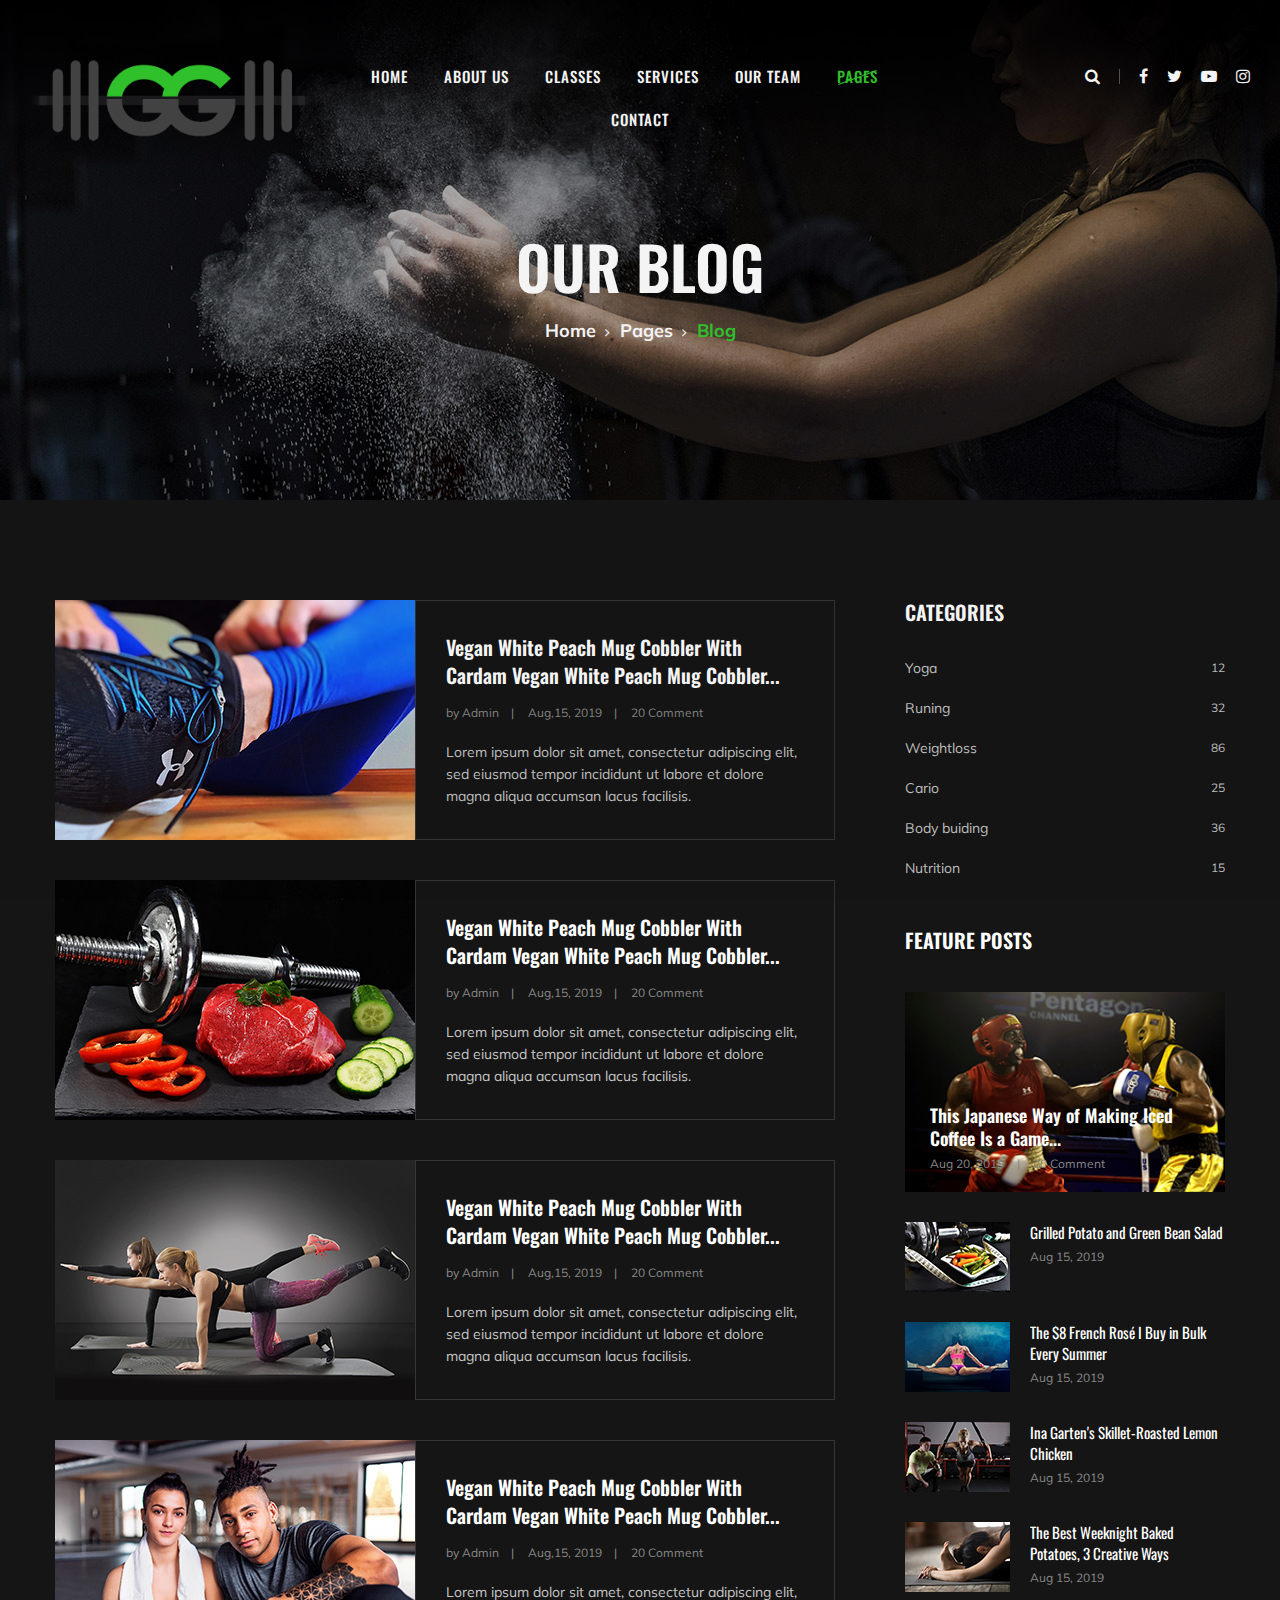
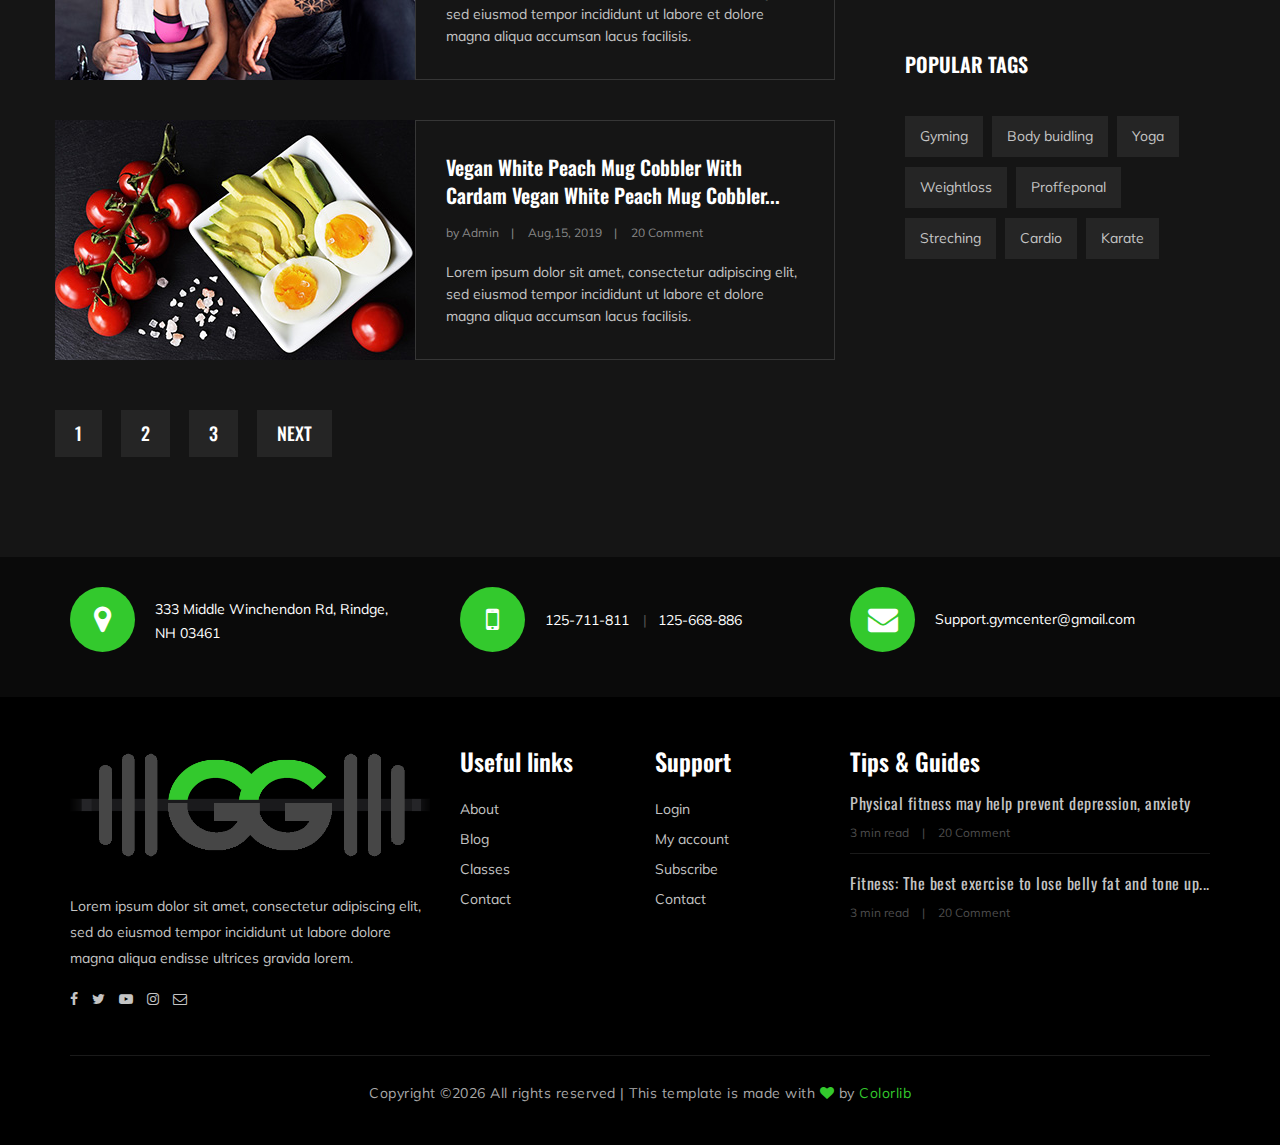
<file: GymGymACoreApplication/wwwroot/gymlife/blog.html>
<!DOCTYPE html>
<html lang="zxx">

<head>
    <meta charset="UTF-8">
    <meta name="description" content="Gym Template">
    <meta name="keywords" content="Gym, unica, creative, html">
    <meta name="viewport" content="width=device-width, initial-scale=1.0">
    <meta http-equiv="X-UA-Compatible" content="ie=edge">
    <title>Gym | Template</title>

    <!-- Google Font -->
    <link href="https://fonts.googleapis.com/css?family=Muli:300,400,500,600,700,800,900&display=swap" rel="stylesheet">
    <link href="https://fonts.googleapis.com/css?family=Oswald:300,400,500,600,700&display=swap" rel="stylesheet">

    <!-- Css Styles -->
    <link rel="stylesheet" href="css/bootstrap.min.css" type="text/css">
    <link rel="stylesheet" href="css/font-awesome.min.css" type="text/css">
    <link rel="stylesheet" href="css/flaticon.css" type="text/css">
    <link rel="stylesheet" href="css/owl.carousel.min.css" type="text/css">
    <link rel="stylesheet" href="css/barfiller.css" type="text/css">
    <link rel="stylesheet" href="css/magnific-popup.css" type="text/css">
    <link rel="stylesheet" href="css/slicknav.min.css" type="text/css">
    <link rel="stylesheet" href="css/style.css" type="text/css">
</head>

<body>
    <!-- Page Preloder -->
    <div id="preloder">
        <div class="loader"></div>
    </div>

    <!-- Offcanvas Menu Section Begin -->
    <div class="offcanvas-menu-overlay"></div>
    <div class="offcanvas-menu-wrapper">
        <div class="canvas-close">
            <i class="fa fa-close"></i>
        </div>
        <div class="canvas-search search-switch">
            <i class="fa fa-search"></i>
        </div>
        <nav class="canvas-menu mobile-menu">
            <ul>
                <li><a href="./index.html">Home</a></li>
                <li><a href="./about-us.html">About Us</a></li>
                <li><a href="./class-details.html">Classes</a></li>
                <li><a href="./services.html">Services</a></li>
                <li><a href="./team.html">Our Team</a></li>
                <li><a href="#">Pages</a>
                    <ul class="dropdown">
                        <li><a href="./about-us.html">About us</a></li>
                        <li><a href="./class-timetable.html">Classes timetable</a></li>
                        <li><a href="./bmi-calculator.html">Bmi calculate</a></li>
                        <li><a href="./team.html">Our team</a></li>
                        <li><a href="./gallery.html">Gallery</a></li>
                        <li><a href="./blog.html">Our blog</a></li>
                        <li><a href="./404.html">404</a></li>
                    </ul>
                </li>
                <li><a href="./contact.html">Contact</a></li>
            </ul>
        </nav>
        <div id="mobile-menu-wrap"></div>
        <div class="canvas-social">
            <a href="#"><i class="fa fa-facebook"></i></a>
            <a href="#"><i class="fa fa-twitter"></i></a>
            <a href="#"><i class="fa fa-youtube-play"></i></a>
            <a href="#"><i class="fa fa-instagram"></i></a>
        </div>
    </div>
    <!-- Offcanvas Menu Section End -->

    <!-- Header Section Begin -->
    <header class="header-section">
        <div class="container-fluid">
            <div class="row">
                <div class="col-lg-3">
                    <div class="logo">
                        <a href="./index.html">
                            <img src="img/logo.png" alt="">
                        </a>
                    </div>
                </div>
                <div class="col-lg-6">
                    <nav class="nav-menu">
                        <ul>
                            <li><a href="./index.html">Home</a></li>
                            <li><a href="./about-us.html">About Us</a></li>
                            <li><a href="./class-details.html">Classes</a></li>
                            <li><a href="./services.html">Services</a></li>
                            <li><a href="./team.html">Our Team</a></li>
                            <li class="active"><a href="#">Pages</a>
                                <ul class="dropdown">
                                    <li><a href="./about-us.html">About us</a></li>
                                    <li><a href="./class-timetable.html">Classes timetable</a></li>
                                    <li><a href="./bmi-calculator.html">Bmi calculate</a></li>
                                    <li><a href="./team.html">Our team</a></li>
                                    <li><a href="./gallery.html">Gallery</a></li>
                                    <li><a href="./blog.html">Our blog</a></li>
                                    <li><a href="./404.html">404</a></li>
                                </ul>
                            </li>
                            <li><a href="./contact.html">Contact</a></li>
                        </ul>
                    </nav>
                </div>
                <div class="col-lg-3">
                    <div class="top-option">
                        <div class="to-search search-switch">
                            <i class="fa fa-search"></i>
                        </div>
                        <div class="to-social">
                            <a href="#"><i class="fa fa-facebook"></i></a>
                            <a href="#"><i class="fa fa-twitter"></i></a>
                            <a href="#"><i class="fa fa-youtube-play"></i></a>
                            <a href="#"><i class="fa fa-instagram"></i></a>
                        </div>
                    </div>
                </div>
            </div>
            <div class="canvas-open">
                <i class="fa fa-bars"></i>
            </div>
        </div>
    </header>
    <!-- Header End -->

    <!-- Breadcrumb Section Begin -->
    <section class="breadcrumb-section set-bg" data-setbg="img/breadcrumb-bg.jpg">
        <div class="container">
            <div class="row">
                <div class="col-lg-12 text-center">
                    <div class="breadcrumb-text">
                        <h2>Our Blog</h2>
                        <div class="bt-option">
                            <a href="./index.html">Home</a>
                            <a href="#">Pages</a>
                            <span>Blog</span>
                        </div>
                    </div>
                </div>
            </div>
        </div>
    </section>
    <!-- Breadcrumb Section End -->

    <!-- Blog Section Begin -->
    <section class="blog-section spad">
        <div class="container">
            <div class="row">
                <div class="col-lg-8 p-0">
                    <div class="blog-item">
                        <div class="bi-pic">
                            <img src="img/blog/blog-1.jpg" alt="">
                        </div>
                        <div class="bi-text">
                            <h5><a href="./blog-details.html">Vegan White Peach Mug Cobbler With Cardam Vegan White Peach Mug
                                    Cobbler...</a></h5>
                            <ul>
                                <li>by Admin</li>
                                <li>Aug,15, 2019</li>
                                <li>20 Comment</li>
                            </ul>
                            <p>Lorem ipsum dolor sit amet, consectetur adipiscing elit, sed eiusmod tempor incididunt ut
                                labore et dolore magna aliqua accumsan lacus facilisis.</p>
                        </div>
                    </div>
                    <div class="blog-item">
                        <div class="bi-pic">
                            <img src="img/blog/blog-2.jpg" alt="">
                        </div>
                        <div class="bi-text">
                            <h5><a href="./blog-details.html">Vegan White Peach Mug Cobbler With Cardam Vegan White Peach Mug
                                    Cobbler...</a></h5>
                            <ul>
                                <li>by Admin</li>
                                <li>Aug,15, 2019</li>
                                <li>20 Comment</li>
                            </ul>
                            <p>Lorem ipsum dolor sit amet, consectetur adipiscing elit, sed eiusmod tempor incididunt ut
                                labore et dolore magna aliqua accumsan lacus facilisis.</p>
                        </div>
                    </div>
                    <div class="blog-item">
                        <div class="bi-pic">
                            <img src="img/blog/blog-3.jpg" alt="">
                        </div>
                        <div class="bi-text">
                            <h5><a href="./blog-details.html">Vegan White Peach Mug Cobbler With Cardam Vegan White Peach Mug
                                    Cobbler...</a></h5>
                            <ul>
                                <li>by Admin</li>
                                <li>Aug,15, 2019</li>
                                <li>20 Comment</li>
                            </ul>
                            <p>Lorem ipsum dolor sit amet, consectetur adipiscing elit, sed eiusmod tempor incididunt ut
                                labore et dolore magna aliqua accumsan lacus facilisis.</p>
                        </div>
                    </div>
                    <div class="blog-item">
                        <div class="bi-pic">
                            <img src="img/blog/blog-4.jpg" alt="">
                        </div>
                        <div class="bi-text">
                            <h5><a href="./blog-details.html">Vegan White Peach Mug Cobbler With Cardam Vegan White Peach Mug
                                    Cobbler...</a></h5>
                            <ul>
                                <li>by Admin</li>
                                <li>Aug,15, 2019</li>
                                <li>20 Comment</li>
                            </ul>
                            <p>Lorem ipsum dolor sit amet, consectetur adipiscing elit, sed eiusmod tempor incididunt ut
                                labore et dolore magna aliqua accumsan lacus facilisis.</p>
                        </div>
                    </div>
                    <div class="blog-item">
                        <div class="bi-pic">
                            <img src="img/blog/blog-5.jpg" alt="">
                        </div>
                        <div class="bi-text">
                            <h5><a href="./blog-details.html">Vegan White Peach Mug Cobbler With Cardam Vegan White Peach Mug
                                    Cobbler...</a></h5>
                            <ul>
                                <li>by Admin</li>
                                <li>Aug,15, 2019</li>
                                <li>20 Comment</li>
                            </ul>
                            <p>Lorem ipsum dolor sit amet, consectetur adipiscing elit, sed eiusmod tempor incididunt ut
                                labore et dolore magna aliqua accumsan lacus facilisis.</p>
                        </div>
                    </div>
                    <div class="blog-pagination">
                        <a href="#">1</a>
                        <a href="#">2</a>
                        <a href="#">3</a>
                        <a href="#">Next</a>
                    </div>
                </div>
                <div class="col-lg-4 col-md-8 p-0">
                    <div class="sidebar-option">
                        <div class="so-categories">
                            <h5 class="title">Categories</h5>
                            <ul>
                                <li><a href="#">Yoga <span>12</span></a></li>
                                <li><a href="#">Runing <span>32</span></a></li>
                                <li><a href="#">Weightloss <span>86</span></a></li>
                                <li><a href="#">Cario <span>25</span></a></li>
                                <li><a href="#">Body buiding <span>36</span></a></li>
                                <li><a href="#">Nutrition <span>15</span></a></li>
                            </ul>
                        </div>
                        <div class="so-latest">
                            <h5 class="title">Feature posts</h5>
                            <div class="latest-large set-bg" data-setbg="img/letest-blog/latest-1.jpg">
                                <div class="ll-text">
                                    <h5><a href="./blog-details.html">This Japanese Way of Making Iced Coffee Is a Game...</a></h5>
                                    <ul>
                                        <li>Aug 20, 2019</li>
                                        <li>20 Comment</li>
                                    </ul>
                                </div>
                            </div>
                            <div class="latest-item">
                                <div class="li-pic">
                                    <img src="img/letest-blog/latest-2.jpg" alt="">
                                </div>
                                <div class="li-text">
                                    <h6><a href="./blog-details.html">Grilled Potato and Green Bean Salad</a></h6>
                                    <span class="li-time">Aug 15, 2019</span>
                                </div>
                            </div>
                            <div class="latest-item">
                                <div class="li-pic">
                                    <img src="img/letest-blog/latest-3.jpg" alt="">
                                </div>
                                <div class="li-text">
                                    <h6><a href="./blog-details.html">The $8 French Rosé I Buy in Bulk Every Summer</a></h6>
                                    <span class="li-time">Aug 15, 2019</span>
                                </div>
                            </div>
                            <div class="latest-item">
                                <div class="li-pic">
                                    <img src="img/letest-blog/latest-4.jpg" alt="">
                                </div>
                                <div class="li-text">
                                    <h6><a href="./blog-details.html">Ina Garten's Skillet-Roasted Lemon Chicken</a></h6>
                                    <span class="li-time">Aug 15, 2019</span>
                                </div>
                            </div>
                            <div class="latest-item">
                                <div class="li-pic">
                                    <img src="img/letest-blog/latest-5.jpg" alt="">
                                </div>
                                <div class="li-text">
                                    <h6><a href="./blog-details.html">The Best Weeknight Baked Potatoes, 3 Creative Ways</a></h6>
                                    <span class="li-time">Aug 15, 2019</span>
                                </div>
                            </div>
                        </div>
                        <div class="so-tags">
                            <h5 class="title">Popular tags</h5>
                            <a href="#">Gyming</a>
                            <a href="#">Body buidling</a>
                            <a href="#">Yoga</a>
                            <a href="#">Weightloss</a>
                            <a href="#">Proffeponal</a>
                            <a href="#">Streching</a>
                            <a href="#">Cardio</a>
                            <a href="#">Karate</a>
                        </div>
                    </div>
                </div>
            </div>
        </div>
    </section>
    <!-- Blog Section End -->

    <!-- Get In Touch Section Begin -->
    <div class="gettouch-section">
        <div class="container">
            <div class="row">
                <div class="col-md-4">
                    <div class="gt-text">
                        <i class="fa fa-map-marker"></i>
                        <p>333 Middle Winchendon Rd, Rindge,<br/> NH 03461</p>
                    </div>
                </div>
                <div class="col-md-4">
                    <div class="gt-text">
                        <i class="fa fa-mobile"></i>
                        <ul>
                            <li>125-711-811</li>
                            <li>125-668-886</li>
                        </ul>
                    </div>
                </div>
                <div class="col-md-4">
                    <div class="gt-text email">
                        <i class="fa fa-envelope"></i>
                        <p>Support.gymcenter@gmail.com</p>
                    </div>
                </div>
            </div>
        </div>
    </div>
    <!-- Get In Touch Section End -->

    <!-- Footer Section Begin -->
    <section class="footer-section">
        <div class="container">
            <div class="row">
                <div class="col-lg-4">
                    <div class="fs-about">
                        <div class="fa-logo">
                            <a href="#"><img src="img/logo.png" alt=""></a>
                        </div>
                        <p>Lorem ipsum dolor sit amet, consectetur adipiscing elit, sed do eiusmod tempor incididunt ut
                            labore dolore magna aliqua endisse ultrices gravida lorem.</p>
                        <div class="fa-social">
                            <a href="#"><i class="fa fa-facebook"></i></a>
                            <a href="#"><i class="fa fa-twitter"></i></a>
                            <a href="#"><i class="fa fa-youtube-play"></i></a>
                            <a href="#"><i class="fa fa-instagram"></i></a>
                            <a href="#"><i class="fa  fa-envelope-o"></i></a>
                        </div>
                    </div>
                </div>
                <div class="col-lg-2 col-md-3 col-sm-6">
                    <div class="fs-widget">
                        <h4>Useful links</h4>
                        <ul>
                            <li><a href="#">About</a></li>
                            <li><a href="#">Blog</a></li>
                            <li><a href="#">Classes</a></li>
                            <li><a href="#">Contact</a></li>
                        </ul>
                    </div>
                </div>
                <div class="col-lg-2 col-md-3 col-sm-6">
                    <div class="fs-widget">
                        <h4>Support</h4>
                        <ul>
                            <li><a href="#">Login</a></li>
                            <li><a href="#">My account</a></li>
                            <li><a href="#">Subscribe</a></li>
                            <li><a href="#">Contact</a></li>
                        </ul>
                    </div>
                </div>
                <div class="col-lg-4 col-md-6">
                    <div class="fs-widget">
                        <h4>Tips & Guides</h4>
                        <div class="fw-recent">
                            <h6><a href="./blog-details.html">Physical fitness may help prevent depression, anxiety</a></h6>
                            <ul>
                                <li>3 min read</li>
                                <li>20 Comment</li>
                            </ul>
                        </div>
                        <div class="fw-recent">
                            <h6><a href="./blog-details.html">Fitness: The best exercise to lose belly fat and tone up...</a></h6>
                            <ul>
                                <li>3 min read</li>
                                <li>20 Comment</li>
                            </ul>
                        </div>
                    </div>
                </div>
            </div>
            <div class="row">
                <div class="col-lg-12 text-center">
                    <div class="copyright-text">
                        <p><!-- Link back to Colorlib can't be removed. Template is licensed under CC BY 3.0. -->
  Copyright &copy;<script>document.write(new Date().getFullYear());</script> All rights reserved | This template is made with <i class="fa fa-heart" aria-hidden="true"></i> by <a href="https://colorlib.com" target="_blank">Colorlib</a>
  <!-- Link back to Colorlib can't be removed. Template is licensed under CC BY 3.0. --></p>
                    </div>
                </div>
            </div>
        </div>
    </section>
    <!-- Footer Section End -->

    <!-- Search model Begin -->
    <div class="search-model">
        <div class="h-100 d-flex align-items-center justify-content-center">
            <div class="search-close-switch">+</div>
            <form class="search-model-form">
                <input type="text" id="search-input" placeholder="Search here.....">
            </form>
        </div>
    </div>
    <!-- Search model end -->

    <!-- Js Plugins -->
    <script src="js/jquery-3.3.1.min.js"></script>
    <script src="js/bootstrap.min.js"></script>
    <script src="js/jquery.magnific-popup.min.js"></script>
    <script src="js/masonry.pkgd.min.js"></script>
    <script src="js/jquery.barfiller.js"></script>
    <script src="js/jquery.slicknav.js"></script>
    <script src="js/owl.carousel.min.js"></script>
    <script src="js/main.js"></script>



</body>

</html>
</file>
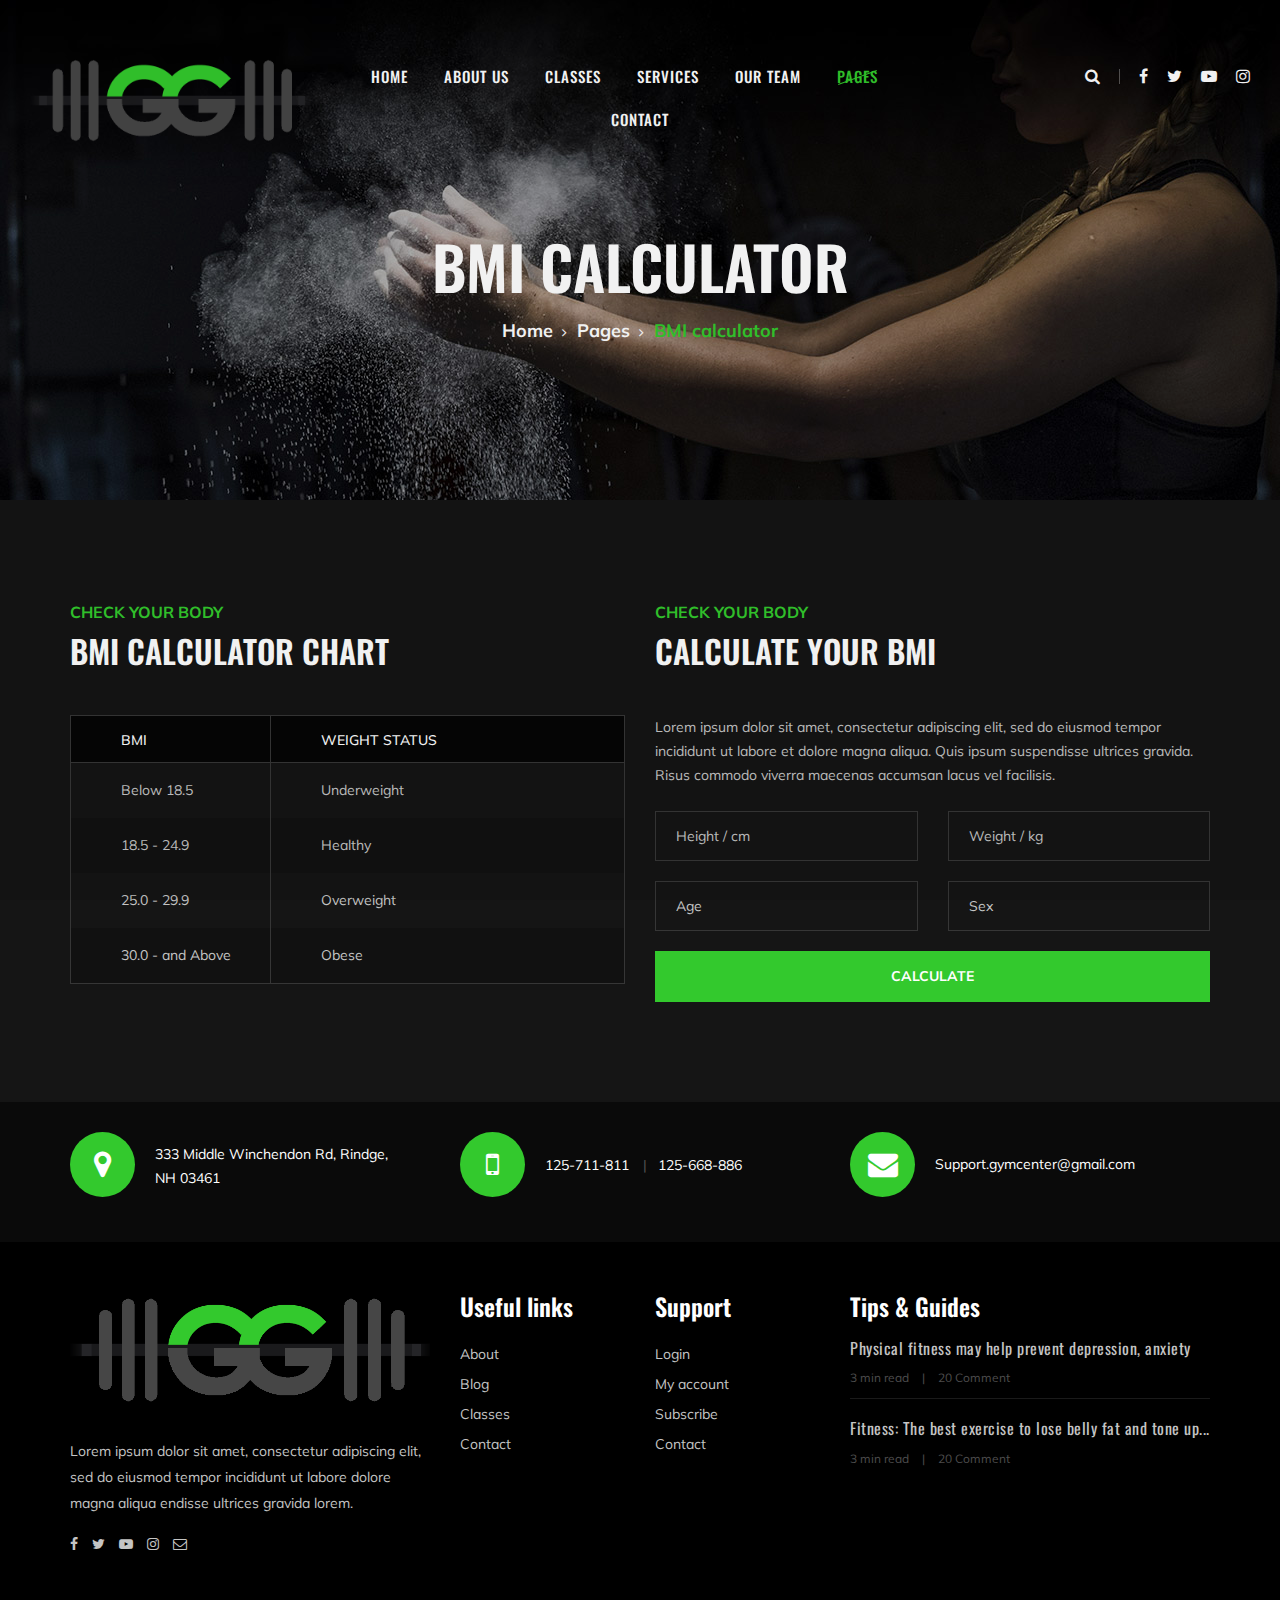
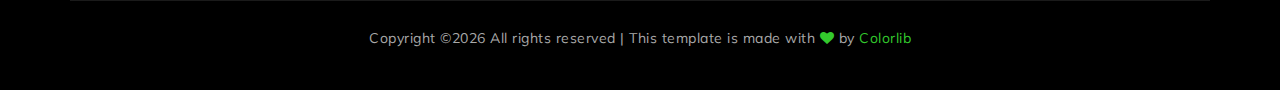
<file: GymGymACoreApplication/wwwroot/gymlife/bmi-calculator.html>
<!DOCTYPE html>
<html lang="zxx">

<head>
    <meta charset="UTF-8">
    <meta name="description" content="Gym Template">
    <meta name="keywords" content="Gym, unica, creative, html">
    <meta name="viewport" content="width=device-width, initial-scale=1.0">
    <meta http-equiv="X-UA-Compatible" content="ie=edge">
    <title>Gym | Template</title>

    <!-- Google Font -->
    <link href="https://fonts.googleapis.com/css?family=Muli:300,400,500,600,700,800,900&display=swap" rel="stylesheet">
    <link href="https://fonts.googleapis.com/css?family=Oswald:300,400,500,600,700&display=swap" rel="stylesheet">

    <!-- Css Styles -->
    <link rel="stylesheet" href="css/bootstrap.min.css" type="text/css">
    <link rel="stylesheet" href="css/font-awesome.min.css" type="text/css">
    <link rel="stylesheet" href="css/flaticon.css" type="text/css">
    <link rel="stylesheet" href="css/owl.carousel.min.css" type="text/css">
    <link rel="stylesheet" href="css/barfiller.css" type="text/css">
    <link rel="stylesheet" href="css/magnific-popup.css" type="text/css">
    <link rel="stylesheet" href="css/slicknav.min.css" type="text/css">
    <link rel="stylesheet" href="css/style.css" type="text/css">
</head>

<body>
    <!-- Page Preloder -->
    <div id="preloder">
        <div class="loader"></div>
    </div>

    <!-- Offcanvas Menu Section Begin -->
    <div class="offcanvas-menu-overlay"></div>
    <div class="offcanvas-menu-wrapper">
        <div class="canvas-close">
            <i class="fa fa-close"></i>
        </div>
        <div class="canvas-search search-switch">
            <i class="fa fa-search"></i>
        </div>
        <nav class="canvas-menu mobile-menu">
            <ul>
                <li><a href="./index.html">Home</a></li>
                <li><a href="./about-us.html">About Us</a></li>
                <li><a href="./class-details.html">Classes</a></li>
                <li><a href="./services.html">Services</a></li>
                <li><a href="./team.html">Our Team</a></li>
                <li><a href="#">Pages</a>
                    <ul class="dropdown">
                        <li><a href="./about-us.html">About us</a></li>
                        <li><a href="./class-timetable.html">Classes timetable</a></li>
                        <li><a href="./bmi-calculator.html">Bmi calculate</a></li>
                        <li><a href="./team.html">Our team</a></li>
                        <li><a href="./gallery.html">Gallery</a></li>
                        <li><a href="./blog.html">Our blog</a></li>
                        <li><a href="./404.html">404</a></li>
                    </ul>
                </li>
                <li><a href="./contact.html">Contact</a></li>
            </ul>
        </nav>
        <div id="mobile-menu-wrap"></div>
        <div class="canvas-social">
            <a href="#"><i class="fa fa-facebook"></i></a>
            <a href="#"><i class="fa fa-twitter"></i></a>
            <a href="#"><i class="fa fa-youtube-play"></i></a>
            <a href="#"><i class="fa fa-instagram"></i></a>
        </div>
    </div>
    <!-- Offcanvas Menu Section End -->

    <!-- Header Section Begin -->
    <header class="header-section">
        <div class="container-fluid">
            <div class="row">
                <div class="col-lg-3">
                    <div class="logo">
                        <a href="./index.html">
                            <img src="img/logo.png" alt="">
                        </a>
                    </div>
                </div>
                <div class="col-lg-6">
                    <nav class="nav-menu">
                        <ul>
                            <li><a href="./index.html">Home</a></li>
                            <li><a href="./about-us.html">About Us</a></li>
                            <li><a href="./class-details.html">Classes</a></li>
                            <li><a href="./services.html">Services</a></li>
                            <li><a href="./team.html">Our Team</a></li>
                            <li class="active"><a href="#">Pages</a>
                                <ul class="dropdown">
                                    <li><a href="./about-us.html">About us</a></li>
                                    <li><a href="./class-timetable.html">Classes timetable</a></li>
                                    <li><a href="./bmi-calculator.html">Bmi calculate</a></li>
                                    <li><a href="./team.html">Our team</a></li>
                                    <li><a href="./gallery.html">Gallery</a></li>
                                    <li><a href="./blog.html">Our blog</a></li>
                                    <li><a href="./404.html">404</a></li>
                                </ul>
                            </li>
                            <li><a href="./contact.html">Contact</a></li>
                        </ul>
                    </nav>
                </div>
                <div class="col-lg-3">
                    <div class="top-option">
                        <div class="to-search search-switch">
                            <i class="fa fa-search"></i>
                        </div>
                        <div class="to-social">
                            <a href="#"><i class="fa fa-facebook"></i></a>
                            <a href="#"><i class="fa fa-twitter"></i></a>
                            <a href="#"><i class="fa fa-youtube-play"></i></a>
                            <a href="#"><i class="fa fa-instagram"></i></a>
                        </div>
                    </div>
                </div>
            </div>
            <div class="canvas-open">
                <i class="fa fa-bars"></i>
            </div>
        </div>
    </header>
    <!-- Header End -->

    <!-- Breadcrumb Section Begin -->
    <section class="breadcrumb-section set-bg" data-setbg="img/breadcrumb-bg.jpg">
        <div class="container">
            <div class="row">
                <div class="col-lg-12 text-center">
                    <div class="breadcrumb-text">
                        <h2>BMI calculator</h2>
                        <div class="bt-option">
                            <a href="./index.html">Home</a>
                            <a href="#">Pages</a>
                            <span>BMI calculator</span>
                        </div>
                    </div>
                </div>
            </div>
        </div>
    </section>
    <!-- Breadcrumb Section End -->

    <!-- BMI Calculator Section Begin -->
    <section class="bmi-calculator-section spad">
        <div class="container">
            <div class="row">
                <div class="col-lg-6">
                    <div class="section-title chart-title">
                        <span>check your body</span>
                        <h2>BMI CALCULATOR CHART</h2>
                    </div>
                    <div class="chart-table">
                        <table>
                            <thead>
                                <tr>
                                    <th>Bmi</th>
                                    <th>WEIGHT STATUS</th>
                                </tr>
                            </thead>
                            <tbody>
                                <tr>
                                    <td class="point">Below 18.5</td>
                                    <td>Underweight</td>
                                </tr>
                                <tr>
                                    <td class="point">18.5 - 24.9</td>
                                    <td>Healthy</td>
                                </tr>
                                <tr>
                                    <td class="point">25.0 - 29.9</td>
                                    <td>Overweight</td>
                                </tr>
                                <tr>
                                    <td class="point">30.0 - and Above</td>
                                    <td>Obese</td>
                                </tr>
                            </tbody>
                        </table>
                    </div>
                </div>
                <div class="col-lg-6">
                    <div class="section-title chart-calculate-title">
                        <span>check your body</span>
                        <h2>CALCULATE YOUR BMI</h2>
                    </div>
                    <div class="chart-calculate-form">
                        <p>Lorem ipsum dolor sit amet, consectetur adipiscing elit, sed do eiusmod tempor incididunt ut
                            labore et dolore magna aliqua. Quis ipsum suspendisse ultrices gravida. Risus commodo
                            viverra maecenas accumsan lacus vel facilisis.</p>
                        <form action="#">
                            <div class="row">
                                <div class="col-sm-6">
                                    <input type="text" placeholder="Height / cm">
                                </div>
                                <div class="col-sm-6">
                                    <input type="text" placeholder="Weight / kg">
                                </div>
                                <div class="col-sm-6">
                                    <input type="text" placeholder="Age">
                                </div>
                                <div class="col-sm-6">
                                    <input type="text" placeholder="Sex">
                                </div>
                                <div class="col-lg-12">
                                    <button type="submit">Calculate</button>
                                </div>
                            </div>
                        </form>
                    </div>
                </div>
            </div>
        </div>
    </section>
    <!-- BMI Calculator Section End -->

    <!-- Get In Touch Section Begin -->
    <div class="gettouch-section">
        <div class="container">
            <div class="row">
                <div class="col-md-4">
                    <div class="gt-text">
                        <i class="fa fa-map-marker"></i>
                        <p>333 Middle Winchendon Rd, Rindge,<br/> NH 03461</p>
                    </div>
                </div>
                <div class="col-md-4">
                    <div class="gt-text">
                        <i class="fa fa-mobile"></i>
                        <ul>
                            <li>125-711-811</li>
                            <li>125-668-886</li>
                        </ul>
                    </div>
                </div>
                <div class="col-md-4">
                    <div class="gt-text email">
                        <i class="fa fa-envelope"></i>
                        <p>Support.gymcenter@gmail.com</p>
                    </div>
                </div>
            </div>
        </div>
    </div>
    <!-- Get In Touch Section End -->

    <!-- Footer Section Begin -->
    <section class="footer-section">
        <div class="container">
            <div class="row">
                <div class="col-lg-4">
                    <div class="fs-about">
                        <div class="fa-logo">
                            <a href="#"><img src="img/logo.png" alt=""></a>
                        </div>
                        <p>Lorem ipsum dolor sit amet, consectetur adipiscing elit, sed do eiusmod tempor incididunt ut
                            labore dolore magna aliqua endisse ultrices gravida lorem.</p>
                        <div class="fa-social">
                            <a href="#"><i class="fa fa-facebook"></i></a>
                            <a href="#"><i class="fa fa-twitter"></i></a>
                            <a href="#"><i class="fa fa-youtube-play"></i></a>
                            <a href="#"><i class="fa fa-instagram"></i></a>
                            <a href="#"><i class="fa  fa-envelope-o"></i></a>
                        </div>
                    </div>
                </div>
                <div class="col-lg-2 col-md-3 col-sm-6">
                    <div class="fs-widget">
                        <h4>Useful links</h4>
                        <ul>
                            <li><a href="#">About</a></li>
                            <li><a href="#">Blog</a></li>
                            <li><a href="#">Classes</a></li>
                            <li><a href="#">Contact</a></li>
                        </ul>
                    </div>
                </div>
                <div class="col-lg-2 col-md-3 col-sm-6">
                    <div class="fs-widget">
                        <h4>Support</h4>
                        <ul>
                            <li><a href="#">Login</a></li>
                            <li><a href="#">My account</a></li>
                            <li><a href="#">Subscribe</a></li>
                            <li><a href="#">Contact</a></li>
                        </ul>
                    </div>
                </div>
                <div class="col-lg-4 col-md-6">
                    <div class="fs-widget">
                        <h4>Tips & Guides</h4>
                        <div class="fw-recent">
                            <h6><a href="#">Physical fitness may help prevent depression, anxiety</a></h6>
                            <ul>
                                <li>3 min read</li>
                                <li>20 Comment</li>
                            </ul>
                        </div>
                        <div class="fw-recent">
                            <h6><a href="#">Fitness: The best exercise to lose belly fat and tone up...</a></h6>
                            <ul>
                                <li>3 min read</li>
                                <li>20 Comment</li>
                            </ul>
                        </div>
                    </div>
                </div>
            </div>
            <div class="row">
                <div class="col-lg-12 text-center">
                    <div class="copyright-text">
                        <p><!-- Link back to Colorlib can't be removed. Template is licensed under CC BY 3.0. -->
  Copyright &copy;<script>document.write(new Date().getFullYear());</script> All rights reserved | This template is made with <i class="fa fa-heart" aria-hidden="true"></i> by <a href="https://colorlib.com" target="_blank">Colorlib</a>
  <!-- Link back to Colorlib can't be removed. Template is licensed under CC BY 3.0. --></p>
                    </div>
                </div>
            </div>
        </div>
    </section>
    <!-- Footer Section End -->

    <!-- Search model Begin -->
    <div class="search-model">
        <div class="h-100 d-flex align-items-center justify-content-center">
            <div class="search-close-switch">+</div>
            <form class="search-model-form">
                <input type="text" id="search-input" placeholder="Search here.....">
            </form>
        </div>
    </div>
    <!-- Search model end -->

    <!-- Js Plugins -->
    <script src="js/jquery-3.3.1.min.js"></script>
    <script src="js/bootstrap.min.js"></script>
    <script src="js/jquery.magnific-popup.min.js"></script>
    <script src="js/masonry.pkgd.min.js"></script>
    <script src="js/jquery.barfiller.js"></script>
    <script src="js/jquery.slicknav.js"></script>
    <script src="js/owl.carousel.min.js"></script>
    <script src="js/main.js"></script>



</body>

</html>
</file>
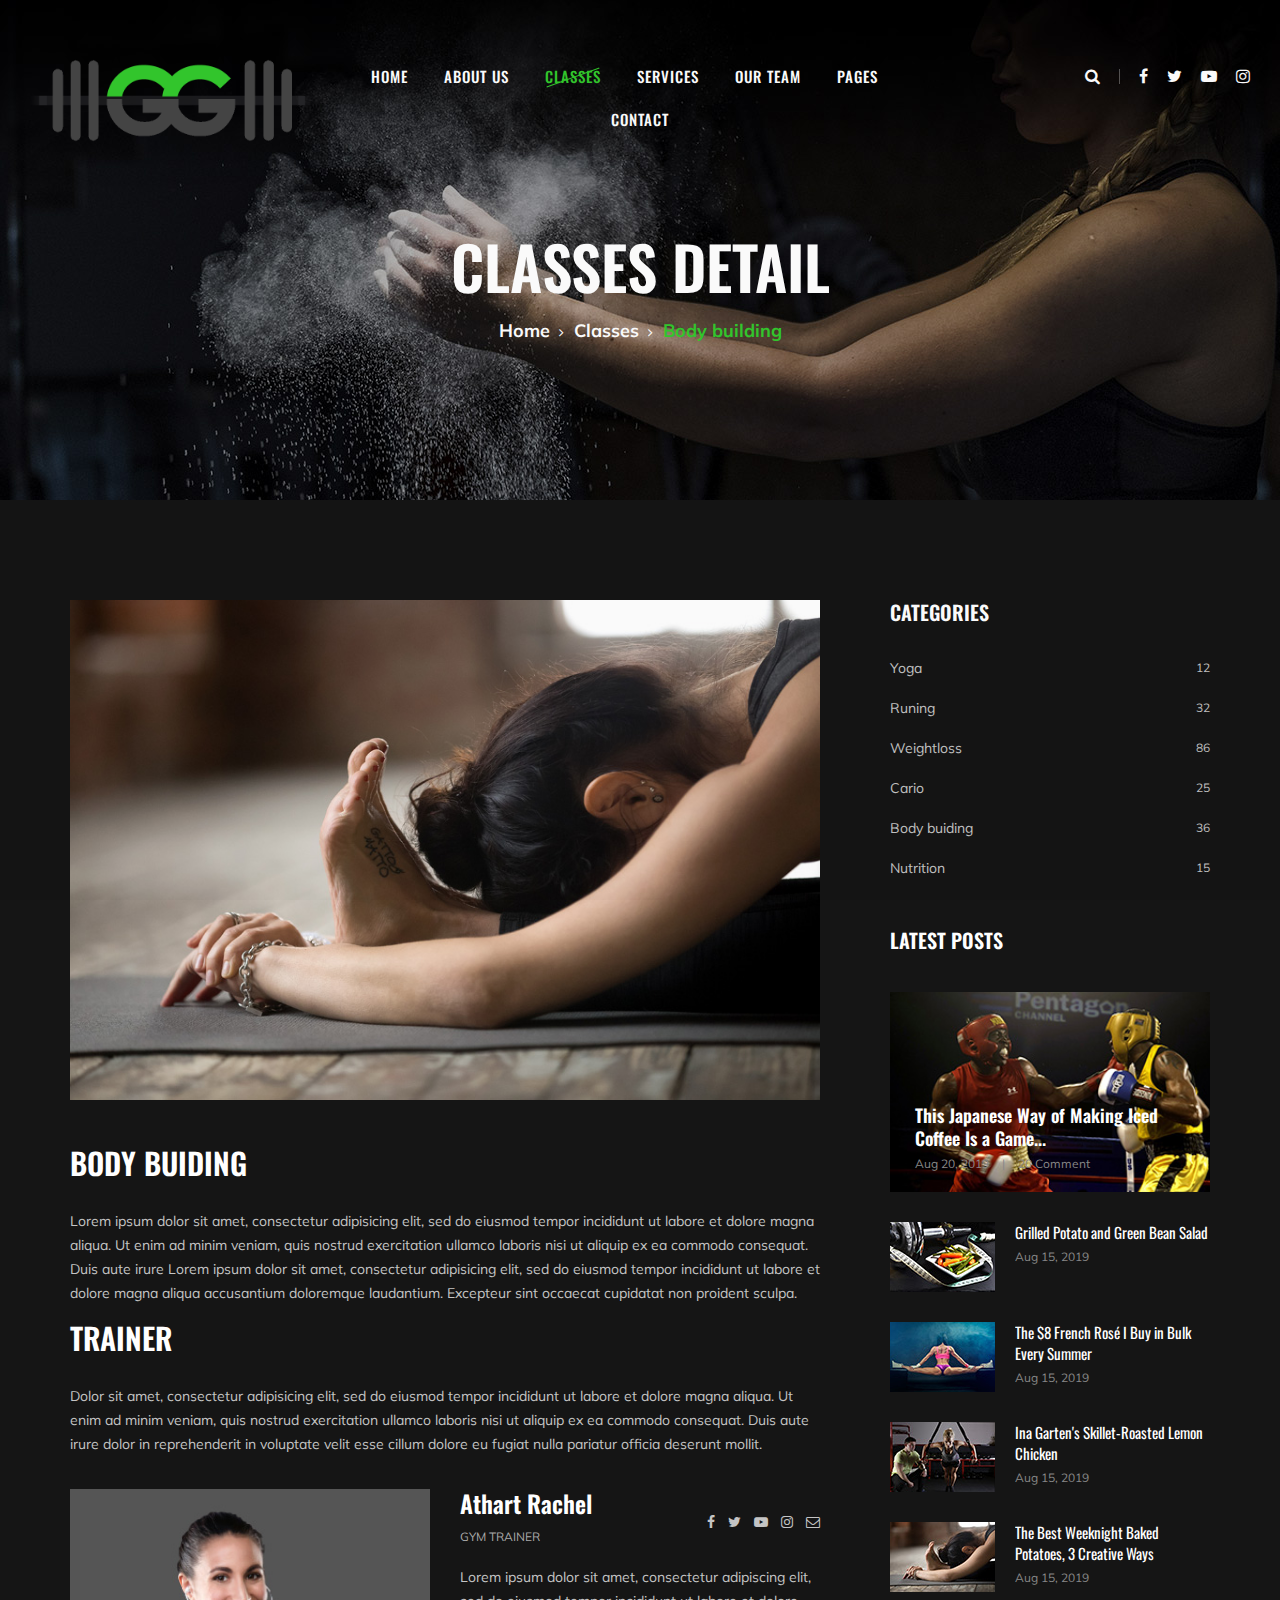
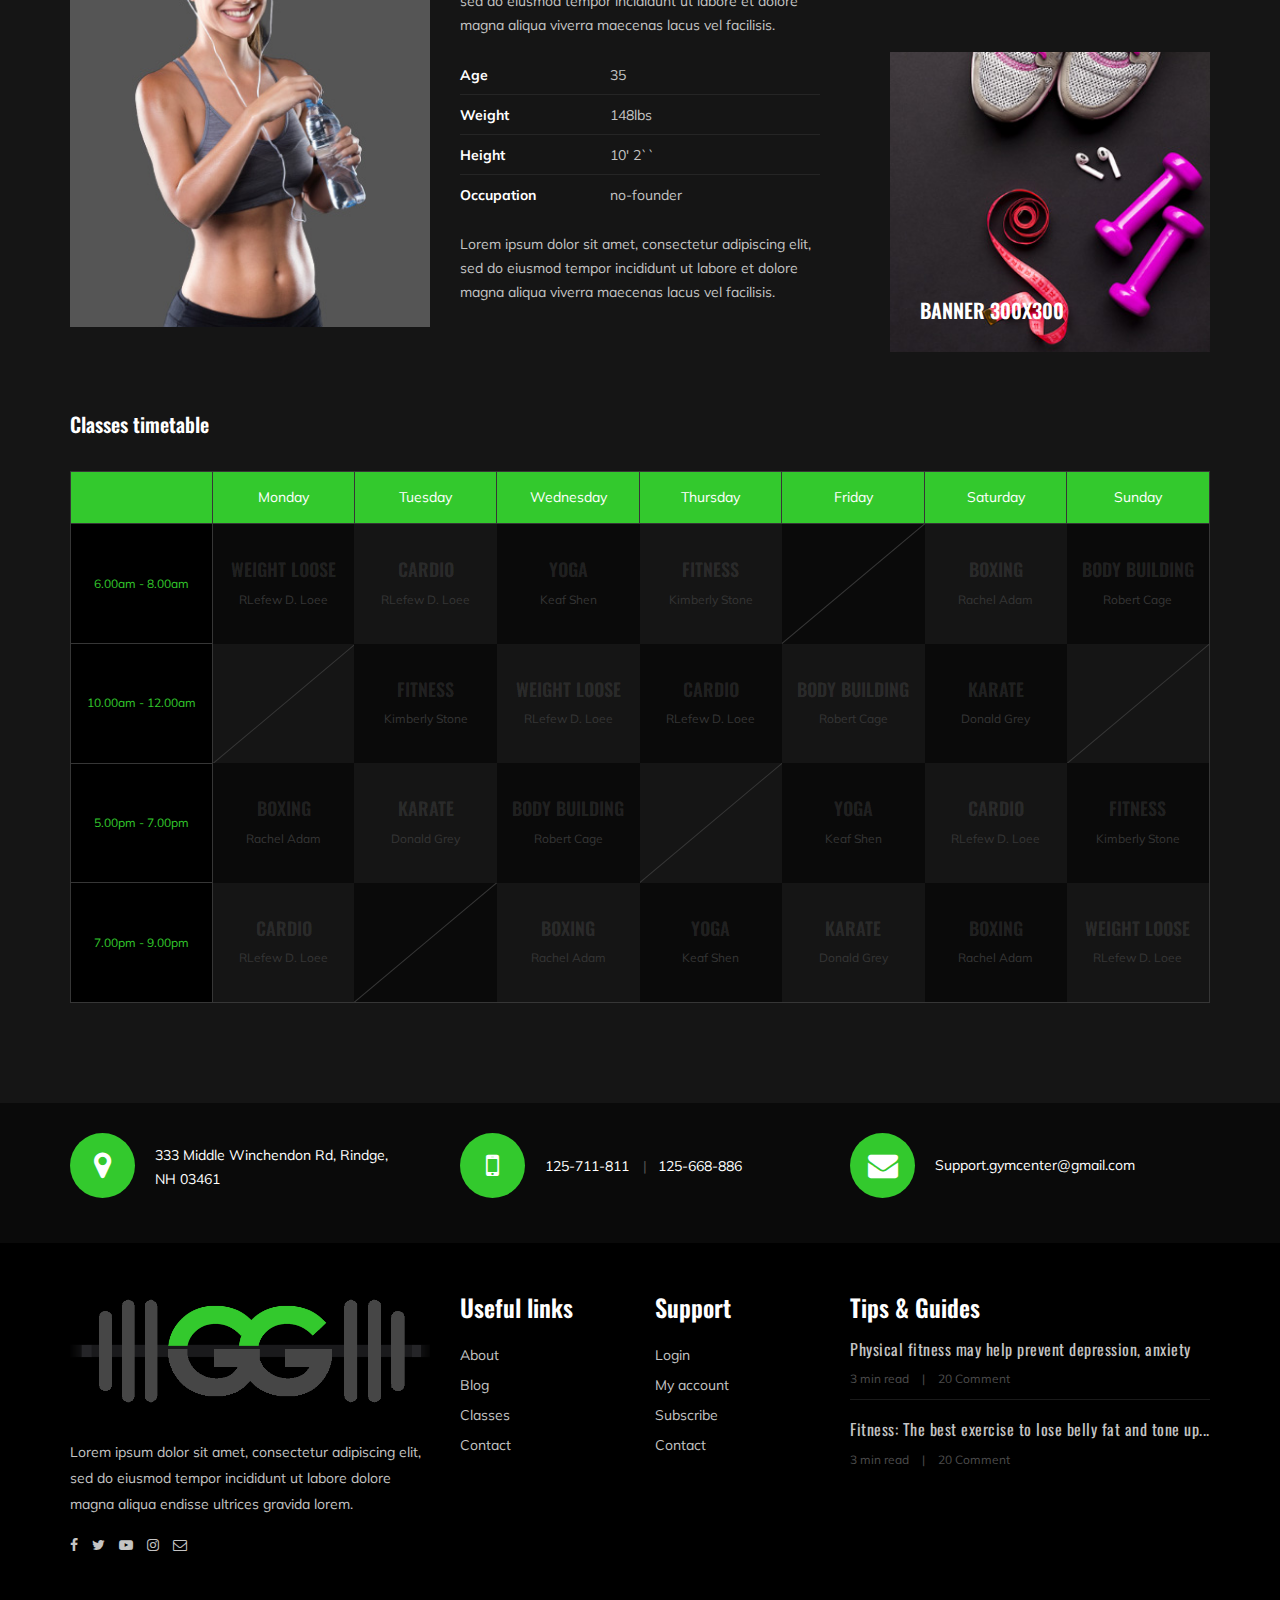
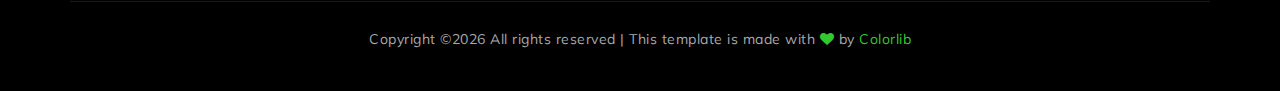
<file: GymGymACoreApplication/wwwroot/gymlife/class-details.html>
<!DOCTYPE html>
<html lang="zxx">

<head>
    <meta charset="UTF-8">
    <meta name="description" content="Gym Template">
    <meta name="keywords" content="Gym, unica, creative, html">
    <meta name="viewport" content="width=device-width, initial-scale=1.0">
    <meta http-equiv="X-UA-Compatible" content="ie=edge">
    <title>Gym | Template</title>

    <!-- Google Font -->
    <link href="https://fonts.googleapis.com/css?family=Muli:300,400,500,600,700,800,900&display=swap" rel="stylesheet">
    <link href="https://fonts.googleapis.com/css?family=Oswald:300,400,500,600,700&display=swap" rel="stylesheet">

    <!-- Css Styles -->
    <link rel="stylesheet" href="css/bootstrap.min.css" type="text/css">
    <link rel="stylesheet" href="css/font-awesome.min.css" type="text/css">
    <link rel="stylesheet" href="css/flaticon.css" type="text/css">
    <link rel="stylesheet" href="css/owl.carousel.min.css" type="text/css">
    <link rel="stylesheet" href="css/barfiller.css" type="text/css">
    <link rel="stylesheet" href="css/magnific-popup.css" type="text/css">
    <link rel="stylesheet" href="css/slicknav.min.css" type="text/css">
    <link rel="stylesheet" href="css/style.css" type="text/css">
</head>

<body>
    <!-- Page Preloder -->
    <div id="preloder">
        <div class="loader"></div>
    </div>

    <!-- Offcanvas Menu Section Begin -->
    <div class="offcanvas-menu-overlay"></div>
    <div class="offcanvas-menu-wrapper">
        <div class="canvas-close">
            <i class="fa fa-close"></i>
        </div>
        <div class="canvas-search search-switch">
            <i class="fa fa-search"></i>
        </div>
        <nav class="canvas-menu mobile-menu">
            <ul>
                <li><a href="./index.html">Home</a></li>
                <li><a href="./about-us.html">About Us</a></li>
                <li><a href="./class-details.html">Classes</a></li>
                <li><a href="./services.html">Services</a></li>
                <li><a href="./team.html">Our Team</a></li>
                <li><a href="#">Pages</a>
                    <ul class="dropdown">
                        <li><a href="./about-us.html">About us</a></li>
                        <li><a href="./class-timetable.html">Classes timetable</a></li>
                        <li><a href="./bmi-calculator.html">Bmi calculate</a></li>
                        <li><a href="./team.html">Our team</a></li>
                        <li><a href="./gallery.html">Gallery</a></li>
                        <li><a href="./blog.html">Our blog</a></li>
                        <li><a href="./404.html">404</a></li>
                    </ul>
                </li>
                <li><a href="./contact.html">Contact</a></li>
            </ul>
        </nav>
        <div id="mobile-menu-wrap"></div>
        <div class="canvas-social">
            <a href="#"><i class="fa fa-facebook"></i></a>
            <a href="#"><i class="fa fa-twitter"></i></a>
            <a href="#"><i class="fa fa-youtube-play"></i></a>
            <a href="#"><i class="fa fa-instagram"></i></a>
        </div>
    </div>
    <!-- Offcanvas Menu Section End -->

    <!-- Header Section Begin -->
    <header class="header-section">
        <div class="container-fluid">
            <div class="row">
                <div class="col-lg-3">
                    <div class="logo">
                        <a href="./index.html">
                            <img src="img/logo.png" alt="">
                        </a>
                    </div>
                </div>
                <div class="col-lg-6">
                    <nav class="nav-menu">
                        <ul>
                            <li><a href="./index.html">Home</a></li>
                            <li><a href="./about-us.html">About Us</a></li>
                            <li class="active"><a href="./class-details.html">Classes</a></li>
                            <li><a href="./services.html">Services</a></li>
                            <li><a href="./team.html">Our Team</a></li>
                            <li><a href="#">Pages</a>
                                <ul class="dropdown">
                                    <li><a href="./about-us.html">About us</a></li>
                                    <li><a href="./class-timetable.html">Classes timetable</a></li>
                                    <li><a href="./bmi-calculator.html">Bmi calculate</a></li>
                                    <li><a href="./team.html">Our team</a></li>
                                    <li><a href="./gallery.html">Gallery</a></li>
                                    <li><a href="./blog.html">Our blog</a></li>
                                    <li><a href="./404.html">404</a></li>
                                </ul>
                            </li>
                            <li><a href="./contact.html">Contact</a></li>
                        </ul>
                    </nav>
                </div>
                <div class="col-lg-3">
                    <div class="top-option">
                        <div class="to-search search-switch">
                            <i class="fa fa-search"></i>
                        </div>
                        <div class="to-social">
                            <a href="#"><i class="fa fa-facebook"></i></a>
                            <a href="#"><i class="fa fa-twitter"></i></a>
                            <a href="#"><i class="fa fa-youtube-play"></i></a>
                            <a href="#"><i class="fa fa-instagram"></i></a>
                        </div>
                    </div>
                </div>
            </div>
            <div class="canvas-open">
                <i class="fa fa-bars"></i>
            </div>
        </div>
    </header>
    <!-- Header End -->

    <!-- Breadcrumb Section Begin -->
    <section class="breadcrumb-section set-bg" data-setbg="img/breadcrumb-bg.jpg">
        <div class="container">
            <div class="row">
                <div class="col-lg-12 text-center">
                    <div class="breadcrumb-text">
                        <h2>Classes detail</h2>
                        <div class="bt-option">
                            <a href="./index.html">Home</a>
                            <a href="#">Classes</a>
                            <span>Body building</span>
                        </div>
                    </div>
                </div>
            </div>
        </div>
    </section>
    <!-- Breadcrumb Section End -->

    <!-- Class Details Section Begin -->
    <section class="class-details-section spad">
        <div class="container">
            <div class="row">
                <div class="col-lg-8">
                    <div class="class-details-text">
                        <div class="cd-pic">
                            <img src="img/classes/class-details/class-detailsl.jpg" alt="">
                        </div>
                        <div class="cd-text">
                            <div class="cd-single-item">
                                <h3>Body buiding</h3>
                                <p>Lorem ipsum dolor sit amet, consectetur adipisicing elit, sed do eiusmod tempor
                                    incididunt ut labore et dolore magna aliqua. Ut enim ad minim veniam, quis nostrud
                                    exercitation ullamco laboris nisi ut aliquip ex ea commodo consequat. Duis aute
                                    irure Lorem ipsum dolor sit amet, consectetur adipisicing elit, sed do eiusmod
                                    tempor incididunt ut labore et dolore magna aliqua accusantium doloremque
                                    laudantium. Excepteur sint occaecat cupidatat non proident sculpa.</p>
                            </div>
                            <div class="cd-single-item">
                                <h3>Trainer</h3>
                                <p>Dolor sit amet, consectetur adipisicing elit, sed do eiusmod tempor incididunt ut
                                    labore et dolore magna aliqua. Ut enim ad minim veniam, quis nostrud exercitation
                                    ullamco laboris nisi ut aliquip ex ea commodo consequat. Duis aute irure dolor in
                                    reprehenderit in voluptate velit esse cillum dolore eu fugiat nulla pariatur officia
                                    deserunt mollit.</p>
                            </div>
                        </div>
                        <div class="cd-trainer">
                            <div class="row">
                                <div class="col-md-6">
                                    <div class="cd-trainer-pic">
                                        <img src="img/classes/class-details/trainer-profile.jpg" alt="">
                                    </div>
                                </div>
                                <div class="col-md-6">
                                    <div class="cd-trainer-text">
                                        <div class="trainer-title">
                                            <h4>Athart Rachel</h4>
                                            <span>Gym Trainer</span>
                                        </div>
                                        <div class="trainer-social">
                                            <a href="#"><i class="fa fa-facebook"></i></a>
                                            <a href="#"><i class="fa fa-twitter"></i></a>
                                            <a href="#"><i class="fa fa-youtube-play"></i></a>
                                            <a href="#"><i class="fa fa-instagram"></i></a>
                                            <a href="#"><i class="fa  fa-envelope-o"></i></a>
                                        </div>
                                        <p>Lorem ipsum dolor sit amet, consectetur adipiscing elit, sed do eiusmod
                                            tempor incididunt ut labore et dolore magna aliqua viverra maecenas lacus
                                            vel facilisis.</p>
                                        <ul class="trainer-info">
                                            <li><span>Age</span>35</li>
                                            <li><span>Weight</span>148lbs</li>
                                            <li><span>Height</span>10' 2``</li>
                                            <li><span>Occupation</span>no-founder</li>
                                        </ul>
                                        <p>Lorem ipsum dolor sit amet, consectetur adipiscing elit, sed do eiusmod
                                            tempor incididunt ut labore et dolore magna aliqua viverra maecenas lacus
                                            vel facilisis. </p>
                                    </div>
                                </div>
                            </div>
                        </div>
                    </div>
                </div>
                <div class="col-lg-4 col-md-8">
                    <div class="sidebar-option">
                        <div class="so-categories">
                            <h5 class="title">Categories</h5>
                            <ul>
                                <li><a href="#">Yoga <span>12</span></a></li>
                                <li><a href="#">Runing <span>32</span></a></li>
                                <li><a href="#">Weightloss <span>86</span></a></li>
                                <li><a href="#">Cario <span>25</span></a></li>
                                <li><a href="#">Body buiding <span>36</span></a></li>
                                <li><a href="#">Nutrition <span>15</span></a></li>
                            </ul>
                        </div>
                        <div class="so-latest">
                            <h5 class="title">Latest posts</h5>
                            <div class="latest-large set-bg" data-setbg="img/letest-blog/latest-1.jpg">
                                <div class="ll-text">
                                    <h5><a href="#">This Japanese Way of Making Iced Coffee Is a Game...</a></h5>
                                    <ul>
                                        <li>Aug 20, 2019</li>
                                        <li>20 Comment</li>
                                    </ul>
                                </div>
                            </div>
                            <div class="latest-item">
                                <div class="li-pic">
                                    <img src="img/letest-blog/latest-2.jpg" alt="">
                                </div>
                                <div class="li-text">
                                    <h6><a href="#">Grilled Potato and Green Bean Salad</a></h6>
                                    <span class="li-time">Aug 15, 2019</span>
                                </div>
                            </div>
                            <div class="latest-item">
                                <div class="li-pic">
                                    <img src="img/letest-blog/latest-3.jpg" alt="">
                                </div>
                                <div class="li-text">
                                    <h6><a href="#">The $8 French Rosé I Buy in Bulk Every Summer</a></h6>
                                    <span class="li-time">Aug 15, 2019</span>
                                </div>
                            </div>
                            <div class="latest-item">
                                <div class="li-pic">
                                    <img src="img/letest-blog/latest-4.jpg" alt="">
                                </div>
                                <div class="li-text">
                                    <h6><a href="#">Ina Garten's Skillet-Roasted Lemon Chicken</a></h6>
                                    <span class="li-time">Aug 15, 2019</span>
                                </div>
                            </div>
                            <div class="latest-item">
                                <div class="li-pic">
                                    <img src="img/letest-blog/latest-5.jpg" alt="">
                                </div>
                                <div class="li-text">
                                    <h6><a href="#">The Best Weeknight Baked Potatoes, 3 Creative Ways</a></h6>
                                    <span class="li-time">Aug 15, 2019</span>
                                </div>
                            </div>
                        </div>
                        <div class="so-banner set-bg" data-setbg="img/sidebar-banner.jpg">
                            <h5>Banner 300x300</h5>
                        </div>
                    </div>
                </div>
            </div>
        </div>
    </section>
    <!-- Class Details Section End -->

    <!-- Class Timetable Section Begin -->
    <section class="class-timetable-section class-details-timetable spad">
        <div class="container">
            <div class="row">
                <div class="col-lg-12">
                    <div class="class-details-timetable_title">
                        <h5>Classes timetable</h5>
                    </div>
                </div>
            </div>
            <div class="row">
                <div class="col-lg-12">
                    <div class="class-timetable details-timetable">
                        <table>
                            <thead>
                                <tr>
                                    <th></th>
                                    <th>Monday</th>
                                    <th>Tuesday</th>
                                    <th>Wednesday</th>
                                    <th>Thursday</th>
                                    <th>Friday</th>
                                    <th>Saturday</th>
                                    <th>Sunday</th>
                                </tr>
                            </thead>
                            <tbody>
                                <tr>
                                    <td class="class-time">6.00am - 8.00am</td>
                                    <td class="dark-bg hover-dp ts-meta" data-tsmeta="workout">
                                        <h5>WEIGHT LOOSE</h5>
                                        <span>RLefew D. Loee</span>
                                    </td>
                                    <td class="hover-dp ts-meta" data-tsmeta="fitness">
                                        <h5>Cardio</h5>
                                        <span>RLefew D. Loee</span>
                                    </td>
                                    <td class="dark-bg hover-dp ts-meta" data-tsmeta="workout">
                                        <h5>Yoga</h5>
                                        <span>Keaf Shen</span>
                                    </td>
                                    <td class="hover-dp ts-meta" data-tsmeta="fitness">
                                        <h5>Fitness</h5>
                                        <span>Kimberly Stone</span>
                                    </td>
                                    <td class="dark-bg blank-td"></td>
                                    <td class="hover-dp ts-meta" data-tsmeta="motivation">
                                        <h5>Boxing</h5>
                                        <span>Rachel Adam</span>
                                    </td>
                                    <td class="dark-bg hover-dp ts-meta" data-tsmeta="workout">
                                        <h5>Body Building</h5>
                                        <span>Robert Cage</span>
                                    </td>
                                </tr>
                                <tr>
                                    <td class="class-time">10.00am - 12.00am</td>
                                    <td class="blank-td"></td>
                                    <td class="dark-bg hover-dp ts-meta" data-tsmeta="fitness">
                                        <h5>Fitness</h5>
                                        <span>Kimberly Stone</span>
                                    </td>
                                    <td class="hover-dp ts-meta" data-tsmeta="workout">
                                        <h5>WEIGHT LOOSE</h5>
                                        <span>RLefew D. Loee</span>
                                    </td>
                                    <td class="dark-bg hover-dp ts-meta" data-tsmeta="motivation">
                                        <h5>Cardio</h5>
                                        <span>RLefew D. Loee</span>
                                    </td>
                                    <td class="hover-dp ts-meta" data-tsmeta="workout">
                                        <h5>Body Building</h5>
                                        <span>Robert Cage</span>
                                    </td>
                                    <td class="dark-bg hover-dp ts-meta" data-tsmeta="motivation">
                                        <h5>Karate</h5>
                                        <span>Donald Grey</span>
                                    </td>
                                    <td class="blank-td"></td>
                                </tr>
                                <tr>
                                    <td class="class-time">5.00pm - 7.00pm</td>
                                    <td class="dark-bg hover-dp ts-meta" data-tsmeta="fitness">
                                        <h5>Boxing</h5>
                                        <span>Rachel Adam</span>
                                    </td>
                                    <td class="hover-dp ts-meta" data-tsmeta="motivation">
                                        <h5>Karate</h5>
                                        <span>Donald Grey</span>
                                    </td>
                                    <td class="dark-bg hover-dp ts-meta" data-tsmeta="workout">
                                        <h5>Body Building</h5>
                                        <span>Robert Cage</span>
                                    </td>
                                    <td class="blank-td"></td>
                                    <td class="dark-bg hover-dp ts-meta" data-tsmeta="workout">
                                        <h5>Yoga</h5>
                                        <span>Keaf Shen</span>
                                    </td>
                                    <td class="hover-dp ts-meta" data-tsmeta="motivation">
                                        <h5>Cardio</h5>
                                        <span>RLefew D. Loee</span>
                                    </td>
                                    <td class="dark-bg hover-dp ts-meta" data-tsmeta="fitness">
                                        <h5>Fitness</h5>
                                        <span>Kimberly Stone</span>
                                    </td>
                                </tr>
                                <tr>
                                    <td class="class-time">7.00pm - 9.00pm</td>
                                    <td class="hover-dp ts-meta" data-tsmeta="motivation">
                                        <h5>Cardio</h5>
                                        <span>RLefew D. Loee</span>
                                    </td>
                                    <td class="dark-bg blank-td"></td>
                                    <td class="hover-dp ts-meta" data-tsmeta="fitness">
                                        <h5>Boxing</h5>
                                        <span>Rachel Adam</span>
                                    </td>
                                    <td class="dark-bg hover-dp ts-meta" data-tsmeta="workout">
                                        <h5>Yoga</h5>
                                        <span>Keaf Shen</span>
                                    </td>
                                    <td class="hover-dp ts-meta" data-tsmeta="motivation">
                                        <h5>Karate</h5>
                                        <span>Donald Grey</span>
                                    </td>
                                    <td class="dark-bg hover-dp ts-meta" data-tsmeta="fitness">
                                        <h5>Boxing</h5>
                                        <span>Rachel Adam</span>
                                    </td>
                                    <td class="hover-dp ts-meta" data-tsmeta="workout">
                                        <h5>WEIGHT LOOSE</h5>
                                        <span>RLefew D. Loee</span>
                                    </td>
                                </tr>
                            </tbody>
                        </table>
                    </div>
                </div>
            </div>
        </div>
    </section>
    <!-- Class Timetable Section End -->

    <!-- Get In Touch Section Begin -->
    <div class="gettouch-section">
        <div class="container">
            <div class="row">
                <div class="col-md-4">
                    <div class="gt-text">
                        <i class="fa fa-map-marker"></i>
                        <p>333 Middle Winchendon Rd, Rindge,<br/> NH 03461</p>
                    </div>
                </div>
                <div class="col-md-4">
                    <div class="gt-text">
                        <i class="fa fa-mobile"></i>
                        <ul>
                            <li>125-711-811</li>
                            <li>125-668-886</li>
                        </ul>
                    </div>
                </div>
                <div class="col-md-4">
                    <div class="gt-text email">
                        <i class="fa fa-envelope"></i>
                        <p>Support.gymcenter@gmail.com</p>
                    </div>
                </div>
            </div>
        </div>
    </div>
    <!-- Get In Touch Section End -->

    <!-- Footer Section Begin -->
    <section class="footer-section">
        <div class="container">
            <div class="row">
                <div class="col-lg-4">
                    <div class="fs-about">
                        <div class="fa-logo">
                            <a href="#"><img src="img/logo.png" alt=""></a>
                        </div>
                        <p>Lorem ipsum dolor sit amet, consectetur adipiscing elit, sed do eiusmod tempor incididunt ut
                            labore dolore magna aliqua endisse ultrices gravida lorem.</p>
                        <div class="fa-social">
                            <a href="#"><i class="fa fa-facebook"></i></a>
                            <a href="#"><i class="fa fa-twitter"></i></a>
                            <a href="#"><i class="fa fa-youtube-play"></i></a>
                            <a href="#"><i class="fa fa-instagram"></i></a>
                            <a href="#"><i class="fa  fa-envelope-o"></i></a>
                        </div>
                    </div>
                </div>
                <div class="col-lg-2 col-md-3 col-sm-6">
                    <div class="fs-widget">
                        <h4>Useful links</h4>
                        <ul>
                            <li><a href="#">About</a></li>
                            <li><a href="#">Blog</a></li>
                            <li><a href="#">Classes</a></li>
                            <li><a href="#">Contact</a></li>
                        </ul>
                    </div>
                </div>
                <div class="col-lg-2 col-md-3 col-sm-6">
                    <div class="fs-widget">
                        <h4>Support</h4>
                        <ul>
                            <li><a href="#">Login</a></li>
                            <li><a href="#">My account</a></li>
                            <li><a href="#">Subscribe</a></li>
                            <li><a href="#">Contact</a></li>
                        </ul>
                    </div>
                </div>
                <div class="col-lg-4 col-md-6">
                    <div class="fs-widget">
                        <h4>Tips & Guides</h4>
                        <div class="fw-recent">
                            <h6><a href="#">Physical fitness may help prevent depression, anxiety</a></h6>
                            <ul>
                                <li>3 min read</li>
                                <li>20 Comment</li>
                            </ul>
                        </div>
                        <div class="fw-recent">
                            <h6><a href="#">Fitness: The best exercise to lose belly fat and tone up...</a></h6>
                            <ul>
                                <li>3 min read</li>
                                <li>20 Comment</li>
                            </ul>
                        </div>
                    </div>
                </div>
            </div>
            <div class="row">
                <div class="col-lg-12 text-center">
                    <div class="copyright-text">
                        <p><!-- Link back to Colorlib can't be removed. Template is licensed under CC BY 3.0. -->
  Copyright &copy;<script>document.write(new Date().getFullYear());</script> All rights reserved | This template is made with <i class="fa fa-heart" aria-hidden="true"></i> by <a href="https://colorlib.com" target="_blank">Colorlib</a>
  <!-- Link back to Colorlib can't be removed. Template is licensed under CC BY 3.0. --></p>
                    </div>
                </div>
            </div>
        </div>
    </section>
    <!-- Footer Section End -->

    <!-- Search model Begin -->
    <div class="search-model">
        <div class="h-100 d-flex align-items-center justify-content-center">
            <div class="search-close-switch">+</div>
            <form class="search-model-form">
                <input type="text" id="search-input" placeholder="Search here.....">
            </form>
        </div>
    </div>
    <!-- Search model end -->

    <!-- Js Plugins -->
    <script src="js/jquery-3.3.1.min.js"></script>
    <script src="js/bootstrap.min.js"></script>
    <script src="js/jquery.magnific-popup.min.js"></script>
    <script src="js/masonry.pkgd.min.js"></script>
    <script src="js/jquery.barfiller.js"></script>
    <script src="js/jquery.slicknav.js"></script>
    <script src="js/owl.carousel.min.js"></script>
    <script src="js/main.js"></script>



</body>

</html>
</file>
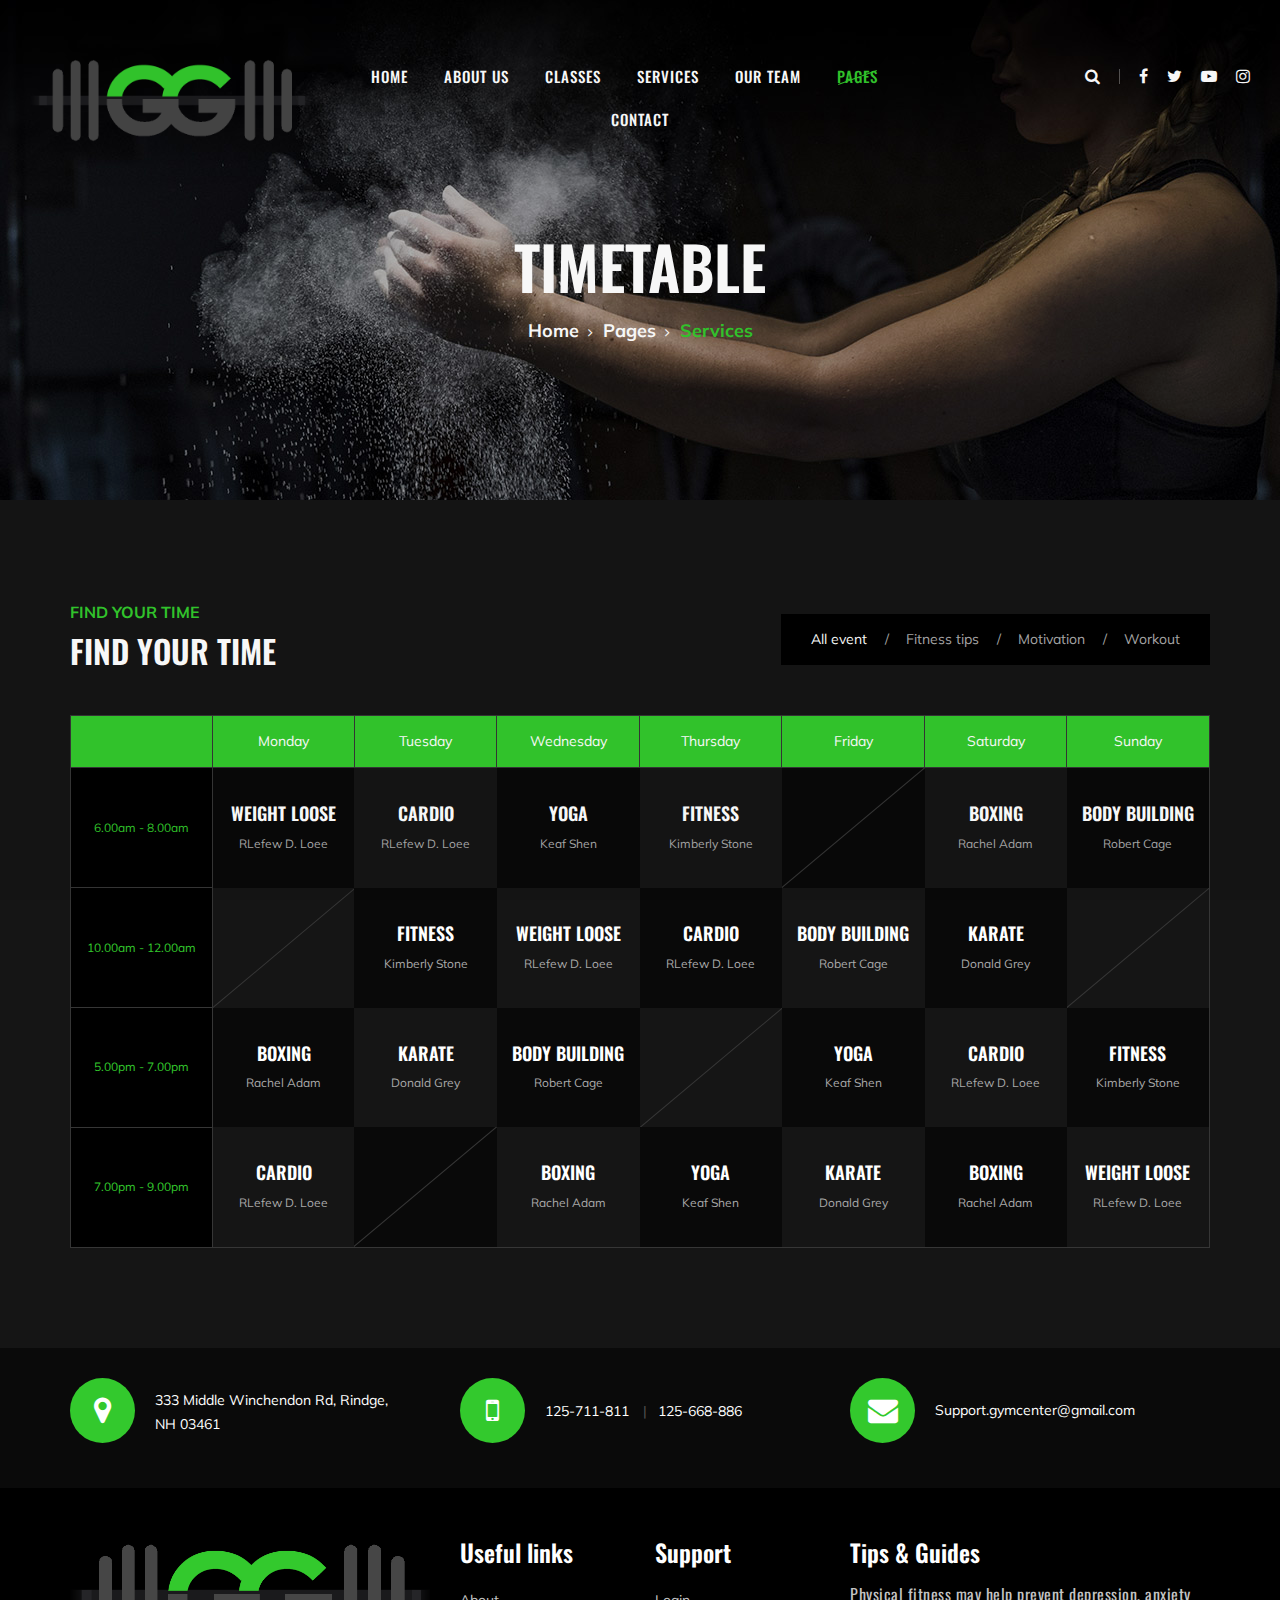
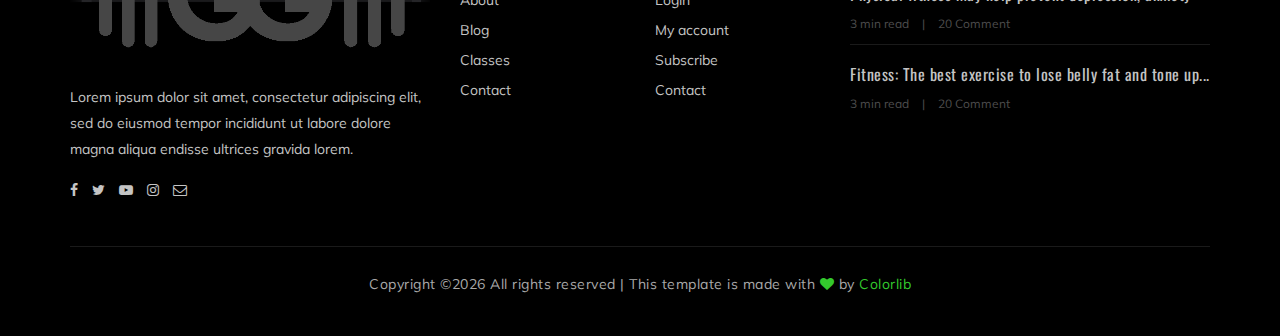
<file: GymGymACoreApplication/wwwroot/gymlife/class-timetable.html>
<!DOCTYPE html>
<html lang="zxx">

<head>
    <meta charset="UTF-8">
    <meta name="description" content="Gym Template">
    <meta name="keywords" content="Gym, unica, creative, html">
    <meta name="viewport" content="width=device-width, initial-scale=1.0">
    <meta http-equiv="X-UA-Compatible" content="ie=edge">
    <title>Gym | Template</title>

    <!-- Google Font -->
    <link href="https://fonts.googleapis.com/css?family=Muli:300,400,500,600,700,800,900&display=swap" rel="stylesheet">
    <link href="https://fonts.googleapis.com/css?family=Oswald:300,400,500,600,700&display=swap" rel="stylesheet">

    <!-- Css Styles -->
    <link rel="stylesheet" href="css/bootstrap.min.css" type="text/css">
    <link rel="stylesheet" href="css/font-awesome.min.css" type="text/css">
    <link rel="stylesheet" href="css/flaticon.css" type="text/css">
    <link rel="stylesheet" href="css/owl.carousel.min.css" type="text/css">
    <link rel="stylesheet" href="css/barfiller.css" type="text/css">
    <link rel="stylesheet" href="css/magnific-popup.css" type="text/css">
    <link rel="stylesheet" href="css/slicknav.min.css" type="text/css">
    <link rel="stylesheet" href="css/style.css" type="text/css">
</head>

<body>
    <!-- Page Preloder -->
    <div id="preloder">
        <div class="loader"></div>
    </div>

    <!-- Offcanvas Menu Section Begin -->
    <div class="offcanvas-menu-overlay"></div>
    <div class="offcanvas-menu-wrapper">
        <div class="canvas-close">
            <i class="fa fa-close"></i>
        </div>
        <div class="canvas-search search-switch">
            <i class="fa fa-search"></i>
        </div>
        <nav class="canvas-menu mobile-menu">
            <ul>
                <li><a href="./index.html">Home</a></li>
                <li><a href="./about-us.html">About Us</a></li>
                <li><a href="./class-details.html">Classes</a></li>
                <li><a href="./services.html">Services</a></li>
                <li><a href="./team.html">Our Team</a></li>
                <li><a href="#">Pages</a>
                    <ul class="dropdown">
                        <li><a href="./about-us.html">About us</a></li>
                        <li><a href="./class-timetable.html">Classes timetable</a></li>
                        <li><a href="./bmi-calculator.html">Bmi calculate</a></li>
                        <li><a href="./team.html">Our team</a></li>
                        <li><a href="./gallery.html">Gallery</a></li>
                        <li><a href="./blog.html">Our blog</a></li>
                        <li><a href="./404.html">404</a></li>
                    </ul>
                </li>
                <li><a href="./contact.html">Contact</a></li>
            </ul>
        </nav>
        <div id="mobile-menu-wrap"></div>
        <div class="canvas-social">
            <a href="#"><i class="fa fa-facebook"></i></a>
            <a href="#"><i class="fa fa-twitter"></i></a>
            <a href="#"><i class="fa fa-youtube-play"></i></a>
            <a href="#"><i class="fa fa-instagram"></i></a>
        </div>
    </div>
    <!-- Offcanvas Menu Section End -->

    <!-- Header Section Begin -->
    <header class="header-section">
        <div class="container-fluid">
            <div class="row">
                <div class="col-lg-3">
                    <div class="logo">
                        <a href="./index.html">
                            <img src="img/logo.png" alt="">
                        </a>
                    </div>
                </div>
                <div class="col-lg-6">
                    <nav class="nav-menu">
                        <ul>
                            <li><a href="./index.html">Home</a></li>
                            <li><a href="./about-us.html">About Us</a></li>
                            <li><a href="./classes.html">Classes</a></li>
                            <li><a href="./services.html">Services</a></li>
                            <li><a href="./team.html">Our Team</a></li>
                            <li class="active"><a href="#">Pages</a>
                                <ul class="dropdown">
                                    <li><a href="./about-us.html">About us</a></li>
                                    <li><a href="./class-timetable.html">Classes timetable</a></li>
                                    <li><a href="./bmi-calculator.html">Bmi calculate</a></li>
                                    <li><a href="./team.html">Our team</a></li>
                                    <li><a href="./gallery.html">Gallery</a></li>
                                    <li><a href="./blog.html">Our blog</a></li>
                                    <li><a href="./404.html">404</a></li>
                                </ul>
                            </li>
                            <li><a href="./contact.html">Contact</a></li>
                        </ul>
                    </nav>
                </div>
                <div class="col-lg-3">
                    <div class="top-option">
                        <div class="to-search search-switch">
                            <i class="fa fa-search"></i>
                        </div>
                        <div class="to-social">
                            <a href="#"><i class="fa fa-facebook"></i></a>
                            <a href="#"><i class="fa fa-twitter"></i></a>
                            <a href="#"><i class="fa fa-youtube-play"></i></a>
                            <a href="#"><i class="fa fa-instagram"></i></a>
                        </div>
                    </div>
                </div>
            </div>
            <div class="canvas-open">
                <i class="fa fa-bars"></i>
            </div>
        </div>
    </header>
    <!-- Header End -->

    <!-- Breadcrumb Section Begin -->
    <section class="breadcrumb-section set-bg" data-setbg="img/breadcrumb-bg.jpg">
        <div class="container">
            <div class="row">
                <div class="col-lg-12 text-center">
                    <div class="breadcrumb-text">
                        <h2>Timetable</h2>
                        <div class="bt-option">
                            <a href="./index.html">Home</a>
                            <a href="#">Pages</a>
                            <span>Services</span>
                        </div>
                    </div>
                </div>
            </div>
        </div>
    </section>
    <!-- Breadcrumb Section End -->

    <!-- Class Timetable Section Begin -->
    <section class="class-timetable-section spad">
        <div class="container">
            <div class="row">
                <div class="col-lg-6">
                    <div class="section-title">
                        <span>Find Your Time</span>
                        <h2>Find Your Time</h2>
                    </div>
                </div>
                <div class="col-lg-6">
                    <div class="table-controls">
                        <ul>
                            <li class="active" data-tsfilter="all">All event</li>
                            <li data-tsfilter="fitness">Fitness tips</li>
                            <li data-tsfilter="motivation">Motivation</li>
                            <li data-tsfilter="workout">Workout</li>
                        </ul>
                    </div>
                </div>
            </div>
            <div class="row">
                <div class="col-lg-12">
                    <div class="class-timetable">
                        <table>
                            <thead>
                                <tr>
                                    <th></th>
                                    <th>Monday</th>
                                    <th>Tuesday</th>
                                    <th>Wednesday</th>
                                    <th>Thursday</th>
                                    <th>Friday</th>
                                    <th>Saturday</th>
                                    <th>Sunday</th>
                                </tr>
                            </thead>
                            <tbody>
                                <tr>
                                    <td class="class-time">6.00am - 8.00am</td>
                                    <td class="dark-bg hover-bg ts-meta" data-tsmeta="workout">
                                        <h5>WEIGHT LOOSE</h5>
                                        <span>RLefew D. Loee</span>
                                    </td>
                                    <td class="hover-bg ts-meta" data-tsmeta="fitness">
                                        <h5>Cardio</h5>
                                        <span>RLefew D. Loee</span>
                                    </td>
                                    <td class="dark-bg hover-bg ts-meta" data-tsmeta="workout">
                                        <h5>Yoga</h5>
                                        <span>Keaf Shen</span>
                                    </td>
                                    <td class="hover-bg ts-meta" data-tsmeta="fitness">
                                        <h5>Fitness</h5>
                                        <span>Kimberly Stone</span>
                                    </td>
                                    <td class="dark-bg blank-td"></td>
                                    <td class="hover-bg ts-meta" data-tsmeta="motivation">
                                        <h5>Boxing</h5>
                                        <span>Rachel Adam</span>
                                    </td>
                                    <td class="dark-bg hover-bg ts-meta" data-tsmeta="workout">
                                        <h5>Body Building</h5>
                                        <span>Robert Cage</span>
                                    </td>
                                </tr>
                                <tr>
                                    <td class="class-time">10.00am - 12.00am</td>
                                    <td class="blank-td"></td>
                                    <td class="dark-bg hover-bg ts-meta" data-tsmeta="fitness">
                                        <h5>Fitness</h5>
                                        <span>Kimberly Stone</span>
                                    </td>
                                    <td class="hover-bg ts-meta" data-tsmeta="workout">
                                        <h5>WEIGHT LOOSE</h5>
                                        <span>RLefew D. Loee</span>
                                    </td>
                                    <td class="dark-bg hover-bg ts-meta" data-tsmeta="motivation">
                                        <h5>Cardio</h5>
                                        <span>RLefew D. Loee</span>
                                    </td>
                                    <td class="hover-bg ts-meta" data-tsmeta="workout">
                                        <h5>Body Building</h5>
                                        <span>Robert Cage</span>
                                    </td>
                                    <td class="dark-bg hover-bg ts-meta" data-tsmeta="motivation">
                                        <h5>Karate</h5>
                                        <span>Donald Grey</span>
                                    </td>
                                    <td class="blank-td"></td>
                                </tr>
                                <tr>
                                    <td class="class-time">5.00pm - 7.00pm</td>
                                    <td class="dark-bg hover-bg ts-meta" data-tsmeta="fitness">
                                        <h5>Boxing</h5>
                                        <span>Rachel Adam</span>
                                    </td>
                                    <td class="hover-bg ts-meta" data-tsmeta="motivation">
                                        <h5>Karate</h5>
                                        <span>Donald Grey</span>
                                    </td>
                                    <td class="dark-bg hover-bg ts-meta" data-tsmeta="workout">
                                        <h5>Body Building</h5>
                                        <span>Robert Cage</span>
                                    </td>
                                    <td class="blank-td"></td>
                                    <td class="dark-bg hover-bg ts-meta" data-tsmeta="workout">
                                        <h5>Yoga</h5>
                                        <span>Keaf Shen</span>
                                    </td>
                                    <td class="hover-bg ts-meta" data-tsmeta="motivation">
                                        <h5>Cardio</h5>
                                        <span>RLefew D. Loee</span>
                                    </td>
                                    <td class="dark-bg hover-bg ts-meta" data-tsmeta="fitness">
                                        <h5>Fitness</h5>
                                        <span>Kimberly Stone</span>
                                    </td>
                                </tr>
                                <tr>
                                    <td class="class-time">7.00pm - 9.00pm</td>
                                    <td class="hover-bg ts-meta" data-tsmeta="motivation">
                                        <h5>Cardio</h5>
                                        <span>RLefew D. Loee</span>
                                    </td>
                                    <td class="dark-bg blank-td"></td>
                                    <td class="hover-bg ts-meta" data-tsmeta="fitness">
                                        <h5>Boxing</h5>
                                        <span>Rachel Adam</span>
                                    </td>
                                    <td class="dark-bg hover-bg ts-meta" data-tsmeta="workout">
                                        <h5>Yoga</h5>
                                        <span>Keaf Shen</span>
                                    </td>
                                    <td class="hover-bg ts-meta" data-tsmeta="motivation">
                                        <h5>Karate</h5>
                                        <span>Donald Grey</span>
                                    </td>
                                    <td class="dark-bg hover-bg ts-meta" data-tsmeta="fitness">
                                        <h5>Boxing</h5>
                                        <span>Rachel Adam</span>
                                    </td>
                                    <td class="hover-bg ts-meta" data-tsmeta="workout">
                                        <h5>WEIGHT LOOSE</h5>
                                        <span>RLefew D. Loee</span>
                                    </td>
                                </tr>
                            </tbody>
                        </table>
                    </div>
                </div>
            </div>
        </div>
    </section>
    <!-- Class Timetable Section End -->

    <!-- Get In Touch Section Begin -->
    <div class="gettouch-section">
        <div class="container">
            <div class="row">
                <div class="col-md-4">
                    <div class="gt-text">
                        <i class="fa fa-map-marker"></i>
                        <p>333 Middle Winchendon Rd, Rindge,<br/> NH 03461</p>
                    </div>
                </div>
                <div class="col-md-4">
                    <div class="gt-text">
                        <i class="fa fa-mobile"></i>
                        <ul>
                            <li>125-711-811</li>
                            <li>125-668-886</li>
                        </ul>
                    </div>
                </div>
                <div class="col-md-4">
                    <div class="gt-text email">
                        <i class="fa fa-envelope"></i>
                        <p>Support.gymcenter@gmail.com</p>
                    </div>
                </div>
            </div>
        </div>
    </div>
    <!-- Get In Touch Section End -->

    <!-- Footer Section Begin -->
    <section class="footer-section">
        <div class="container">
            <div class="row">
                <div class="col-lg-4">
                    <div class="fs-about">
                        <div class="fa-logo">
                            <a href="#"><img src="img/logo.png" alt=""></a>
                        </div>
                        <p>Lorem ipsum dolor sit amet, consectetur adipiscing elit, sed do eiusmod tempor incididunt ut
                            labore dolore magna aliqua endisse ultrices gravida lorem.</p>
                        <div class="fa-social">
                            <a href="#"><i class="fa fa-facebook"></i></a>
                            <a href="#"><i class="fa fa-twitter"></i></a>
                            <a href="#"><i class="fa fa-youtube-play"></i></a>
                            <a href="#"><i class="fa fa-instagram"></i></a>
                            <a href="#"><i class="fa  fa-envelope-o"></i></a>
                        </div>
                    </div>
                </div>
                <div class="col-lg-2 col-md-3 col-sm-6">
                    <div class="fs-widget">
                        <h4>Useful links</h4>
                        <ul>
                            <li><a href="#">About</a></li>
                            <li><a href="#">Blog</a></li>
                            <li><a href="#">Classes</a></li>
                            <li><a href="#">Contact</a></li>
                        </ul>
                    </div>
                </div>
                <div class="col-lg-2 col-md-3 col-sm-6">
                    <div class="fs-widget">
                        <h4>Support</h4>
                        <ul>
                            <li><a href="#">Login</a></li>
                            <li><a href="#">My account</a></li>
                            <li><a href="#">Subscribe</a></li>
                            <li><a href="#">Contact</a></li>
                        </ul>
                    </div>
                </div>
                <div class="col-lg-4 col-md-6">
                    <div class="fs-widget">
                        <h4>Tips & Guides</h4>
                        <div class="fw-recent">
                            <h6><a href="#">Physical fitness may help prevent depression, anxiety</a></h6>
                            <ul>
                                <li>3 min read</li>
                                <li>20 Comment</li>
                            </ul>
                        </div>
                        <div class="fw-recent">
                            <h6><a href="#">Fitness: The best exercise to lose belly fat and tone up...</a></h6>
                            <ul>
                                <li>3 min read</li>
                                <li>20 Comment</li>
                            </ul>
                        </div>
                    </div>
                </div>
            </div>
            <div class="row">
                <div class="col-lg-12 text-center">
                    <div class="copyright-text">
                        <p><!-- Link back to Colorlib can't be removed. Template is licensed under CC BY 3.0. -->
  Copyright &copy;<script>document.write(new Date().getFullYear());</script> All rights reserved | This template is made with <i class="fa fa-heart" aria-hidden="true"></i> by <a href="https://colorlib.com" target="_blank">Colorlib</a>
  <!-- Link back to Colorlib can't be removed. Template is licensed under CC BY 3.0. --></p>
                    </div>
                </div>
            </div>
        </div>
    </section>
    <!-- Footer Section End -->

    <!-- Search model Begin -->
    <div class="search-model">
        <div class="h-100 d-flex align-items-center justify-content-center">
            <div class="search-close-switch">+</div>
            <form class="search-model-form">
                <input type="text" id="search-input" placeholder="Search here.....">
            </form>
        </div>
    </div>
    <!-- Search model end -->

    <!-- Js Plugins -->
    <script src="js/jquery-3.3.1.min.js"></script>
    <script src="js/bootstrap.min.js"></script>
    <script src="js/jquery.magnific-popup.min.js"></script>
    <script src="js/masonry.pkgd.min.js"></script>
    <script src="js/jquery.barfiller.js"></script>
    <script src="js/jquery.slicknav.js"></script>
    <script src="js/owl.carousel.min.js"></script>
    <script src="js/main.js"></script>



</body>

</html>
</file>
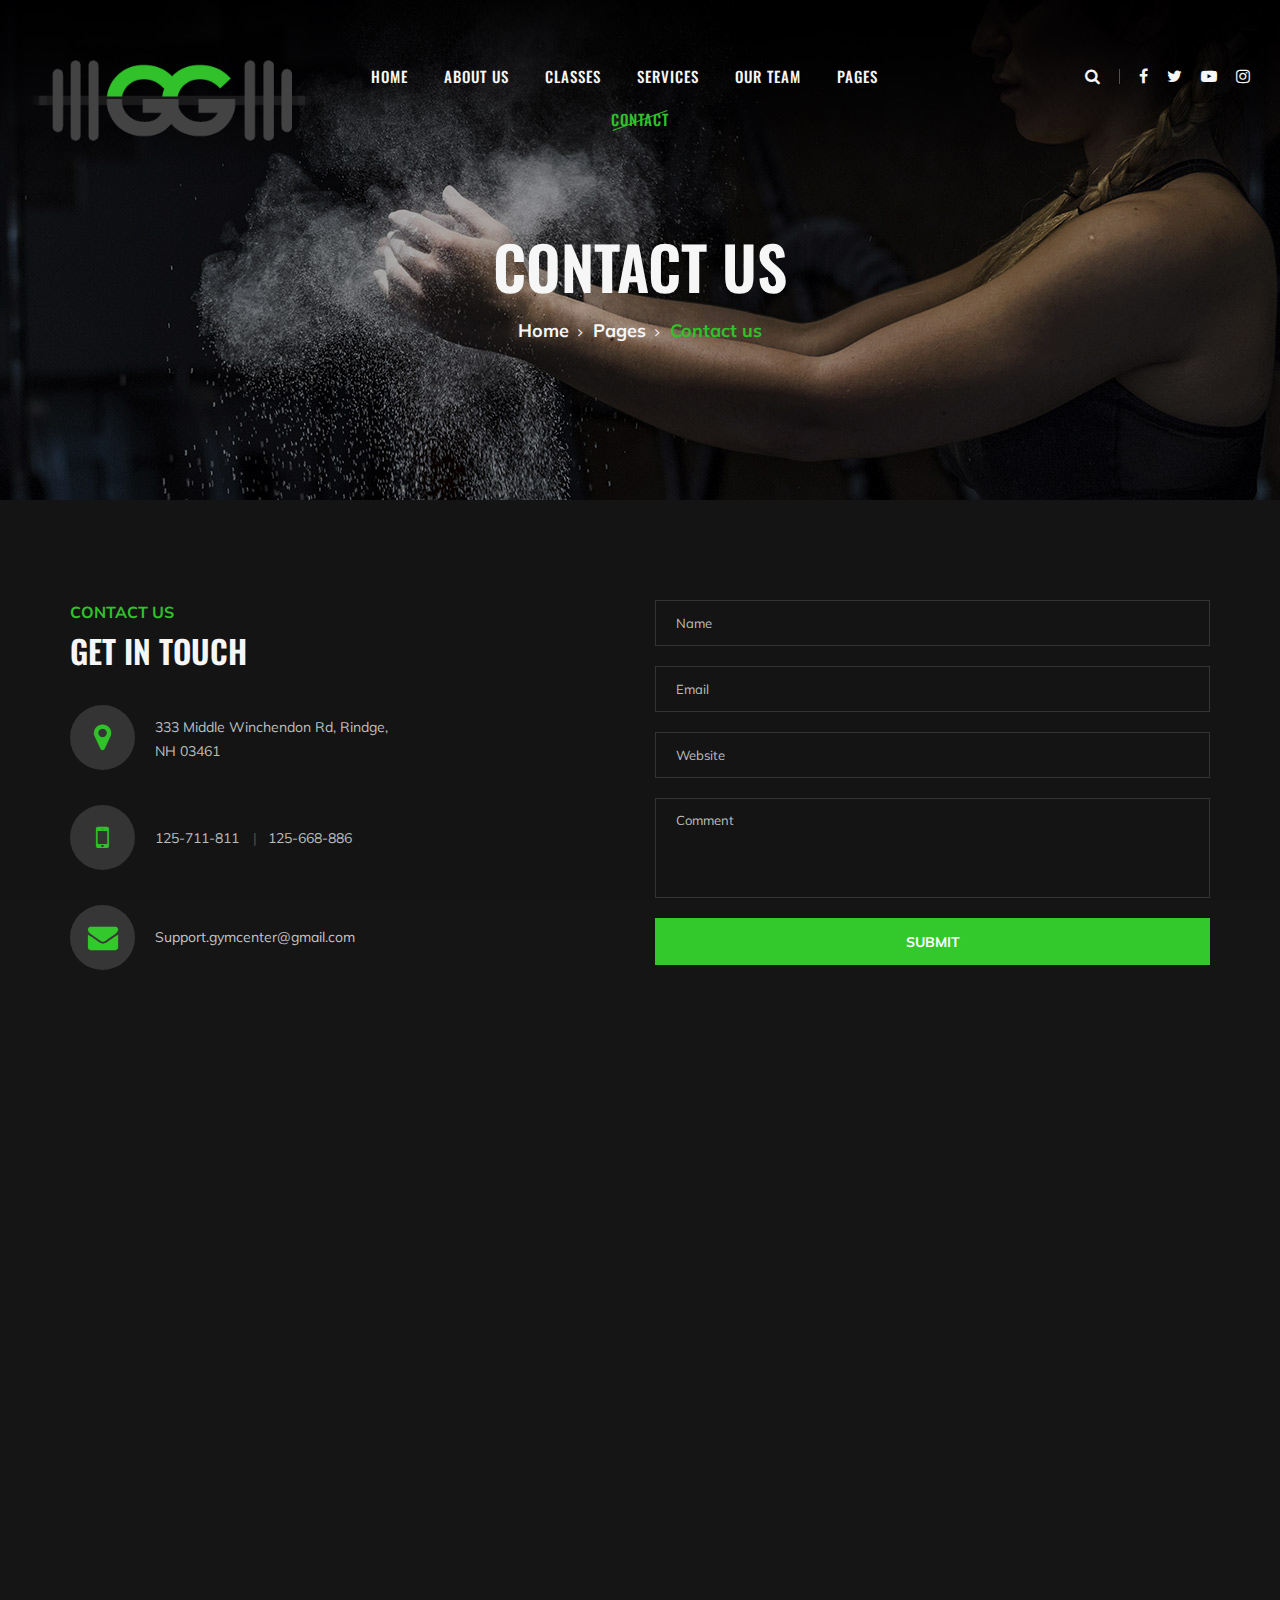
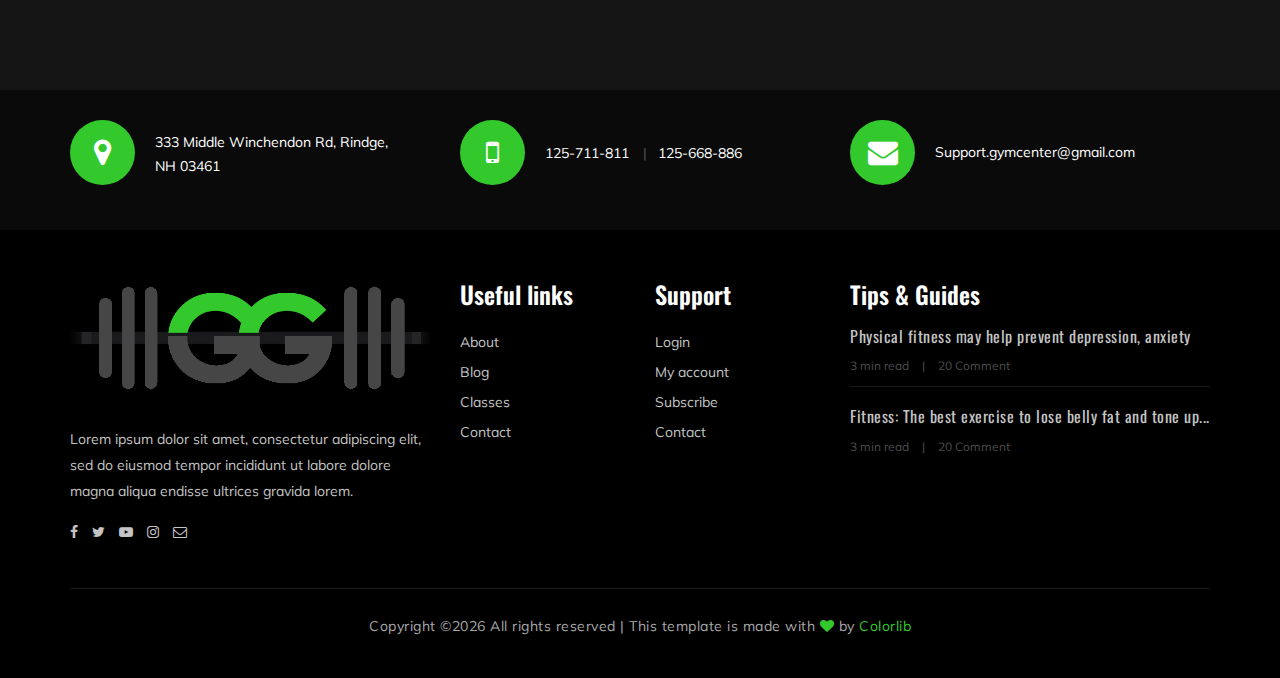
<file: GymGymACoreApplication/wwwroot/gymlife/contact.html>
<!DOCTYPE html>
<html lang="zxx">

<head>
    <meta charset="UTF-8">
    <meta name="description" content="Gym Template">
    <meta name="keywords" content="Gym, unica, creative, html">
    <meta name="viewport" content="width=device-width, initial-scale=1.0">
    <meta http-equiv="X-UA-Compatible" content="ie=edge">
    <title>Gym | Template</title>

    <!-- Google Font -->
    <link href="https://fonts.googleapis.com/css?family=Muli:300,400,500,600,700,800,900&display=swap" rel="stylesheet">
    <link href="https://fonts.googleapis.com/css?family=Oswald:300,400,500,600,700&display=swap" rel="stylesheet">

    <!-- Css Styles -->
    <link rel="stylesheet" href="css/bootstrap.min.css" type="text/css">
    <link rel="stylesheet" href="css/font-awesome.min.css" type="text/css">
    <link rel="stylesheet" href="css/flaticon.css" type="text/css">
    <link rel="stylesheet" href="css/owl.carousel.min.css" type="text/css">
    <link rel="stylesheet" href="css/barfiller.css" type="text/css">
    <link rel="stylesheet" href="css/magnific-popup.css" type="text/css">
    <link rel="stylesheet" href="css/slicknav.min.css" type="text/css">
    <link rel="stylesheet" href="css/style.css" type="text/css">
</head>

<body>
    <!-- Page Preloder -->
    <div id="preloder">
        <div class="loader"></div>
    </div>

    <!-- Offcanvas Menu Section Begin -->
    <div class="offcanvas-menu-overlay"></div>
    <div class="offcanvas-menu-wrapper">
        <div class="canvas-close">
            <i class="fa fa-close"></i>
        </div>
        <div class="canvas-search search-switch">
            <i class="fa fa-search"></i>
        </div>
        <nav class="canvas-menu mobile-menu">
            <ul>
                <li><a href="./index.html">Home</a></li>
                <li><a href="./about-us.html">About Us</a></li>
                <li><a href="./class-details.html">Classes</a></li>
                <li><a href="./services.html">Services</a></li>
                <li><a href="./team.html">Our Team</a></li>
                <li><a href="#">Pages</a>
                    <ul class="dropdown">
                        <li><a href="./about-us.html">About us</a></li>
                        <li><a href="./class-timetable.html">Classes timetable</a></li>
                        <li><a href="./bmi-calculator.html">Bmi calculate</a></li>
                        <li><a href="./team.html">Our team</a></li>
                        <li><a href="./gallery.html">Gallery</a></li>
                        <li><a href="./blog.html">Our blog</a></li>
                        <li><a href="./404.html">404</a></li>
                    </ul>
                </li>
                <li><a href="./contact.html">Contact</a></li>
            </ul>
        </nav>
        <div id="mobile-menu-wrap"></div>
        <div class="canvas-social">
            <a href="#"><i class="fa fa-facebook"></i></a>
            <a href="#"><i class="fa fa-twitter"></i></a>
            <a href="#"><i class="fa fa-youtube-play"></i></a>
            <a href="#"><i class="fa fa-instagram"></i></a>
        </div>
    </div>
    <!-- Offcanvas Menu Section End -->

    <!-- Header Section Begin -->
    <header class="header-section">
        <div class="container-fluid">
            <div class="row">
                <div class="col-lg-3">
                    <div class="logo">
                        <a href="./index.html">
                            <img src="img/logo.png" alt="">
                        </a>
                    </div>
                </div>
                <div class="col-lg-6">
                    <nav class="nav-menu">
                        <ul>
                            <li><a href="./index.html">Home</a></li>
                            <li><a href="./about-us.html">About Us</a></li>
                            <li><a href="./class-details.html">Classes</a></li>
                            <li><a href="./services.html">Services</a></li>
                            <li><a href="./team.html">Our Team</a></li>
                            <li><a href="#">Pages</a>
                                <ul class="dropdown">
                                    <li><a href="./about-us.html">About us</a></li>
                                    <li><a href="./class-timetable.html">Classes timetable</a></li>
                                    <li><a href="./bmi-calculator.html">Bmi calculate</a></li>
                                    <li><a href="./team.html">Our team</a></li>
                                    <li><a href="./gallery.html">Gallery</a></li>
                                    <li><a href="./blog.html">Our blog</a></li>
                                    <li><a href="./404.html">404</a></li>
                                </ul>
                            </li>
                            <li class="active"><a href="./contact.html">Contact</a></li>
                        </ul>
                    </nav>
                </div>
                <div class="col-lg-3">
                    <div class="top-option">
                        <div class="to-search search-switch">
                            <i class="fa fa-search"></i>
                        </div>
                        <div class="to-social">
                            <a href="#"><i class="fa fa-facebook"></i></a>
                            <a href="#"><i class="fa fa-twitter"></i></a>
                            <a href="#"><i class="fa fa-youtube-play"></i></a>
                            <a href="#"><i class="fa fa-instagram"></i></a>
                        </div>
                    </div>
                </div>
            </div>
            <div class="canvas-open">
                <i class="fa fa-bars"></i>
            </div>
        </div>
    </header>
    <!-- Header End -->

    <!-- Breadcrumb Section Begin -->
    <section class="breadcrumb-section set-bg" data-setbg="img/breadcrumb-bg.jpg">
        <div class="container">
            <div class="row">
                <div class="col-lg-12 text-center">
                    <div class="breadcrumb-text">
                        <h2>Contact Us</h2>
                        <div class="bt-option">
                            <a href="./index.html">Home</a>
                            <a href="#">Pages</a>
                            <span>Contact us</span>
                        </div>
                    </div>
                </div>
            </div>
        </div>
    </section>
    <!-- Breadcrumb Section End -->

    <!-- Contact Section Begin -->
    <section class="contact-section spad">
        <div class="container">
            <div class="row">
                <div class="col-lg-6">
                    <div class="section-title contact-title">
                        <span>Contact Us</span>
                        <h2>GET IN TOUCH</h2>
                    </div>
                    <div class="contact-widget">
                        <div class="cw-text">
                            <i class="fa fa-map-marker"></i>
                            <p>333 Middle Winchendon Rd, Rindge,<br/> NH 03461</p>
                        </div>
                        <div class="cw-text">
                            <i class="fa fa-mobile"></i>
                            <ul>
                                <li>125-711-811</li>
                                <li>125-668-886</li>
                            </ul>
                        </div>
                        <div class="cw-text email">
                            <i class="fa fa-envelope"></i>
                            <p>Support.gymcenter@gmail.com</p>
                        </div>
                    </div>
                </div>
                <div class="col-lg-6">
                    <div class="leave-comment">
                        <form action="#">
                            <input type="text" placeholder="Name">
                            <input type="text" placeholder="Email">
                            <input type="text" placeholder="Website">
                            <textarea placeholder="Comment"></textarea>
                            <button type="submit">Submit</button>
                        </form>
                    </div>
                </div>
            </div>
            <div class="map">
                <iframe
                    src="https://www.google.com/maps/embed?pb=!1m18!1m12!1m3!1d12087.069761554938!2d-74.2175599360452!3d40.767139456514954!2m3!1f0!2f0!3f0!3m2!1i1024!2i768!4f13.1!3m3!1m2!1s0x89c254b5958982c3%3A0xb6ab3931055a2612!2sEast%20Orange%2C%20NJ%2C%20USA!5e0!3m2!1sen!2sbd!4v1581710470843!5m2!1sen!2sbd"
                    height="550" style="border:0;" allowfullscreen=""></iframe>
            </div>
        </div>
    </section>
    <!-- Contact Section End -->

    <!-- Get In Touch Section Begin -->
    <div class="gettouch-section">
        <div class="container">
            <div class="row">
                <div class="col-md-4">
                    <div class="gt-text">
                        <i class="fa fa-map-marker"></i>
                        <p>333 Middle Winchendon Rd, Rindge,<br/> NH 03461</p>
                    </div>
                </div>
                <div class="col-md-4">
                    <div class="gt-text">
                        <i class="fa fa-mobile"></i>
                        <ul>
                            <li>125-711-811</li>
                            <li>125-668-886</li>
                        </ul>
                    </div>
                </div>
                <div class="col-md-4">
                    <div class="gt-text email">
                        <i class="fa fa-envelope"></i>
                        <p>Support.gymcenter@gmail.com</p>
                    </div>
                </div>
            </div>
        </div>
    </div>
    <!-- Get In Touch Section End -->

    <!-- Footer Section Begin -->
    <section class="footer-section">
        <div class="container">
            <div class="row">
                <div class="col-lg-4">
                    <div class="fs-about">
                        <div class="fa-logo">
                            <a href="#"><img src="img/logo.png" alt=""></a>
                        </div>
                        <p>Lorem ipsum dolor sit amet, consectetur adipiscing elit, sed do eiusmod tempor incididunt ut
                            labore dolore magna aliqua endisse ultrices gravida lorem.</p>
                        <div class="fa-social">
                            <a href="#"><i class="fa fa-facebook"></i></a>
                            <a href="#"><i class="fa fa-twitter"></i></a>
                            <a href="#"><i class="fa fa-youtube-play"></i></a>
                            <a href="#"><i class="fa fa-instagram"></i></a>
                            <a href="#"><i class="fa  fa-envelope-o"></i></a>
                        </div>
                    </div>
                </div>
                <div class="col-lg-2 col-md-3 col-sm-6">
                    <div class="fs-widget">
                        <h4>Useful links</h4>
                        <ul>
                            <li><a href="#">About</a></li>
                            <li><a href="#">Blog</a></li>
                            <li><a href="#">Classes</a></li>
                            <li><a href="#">Contact</a></li>
                        </ul>
                    </div>
                </div>
                <div class="col-lg-2 col-md-3 col-sm-6">
                    <div class="fs-widget">
                        <h4>Support</h4>
                        <ul>
                            <li><a href="#">Login</a></li>
                            <li><a href="#">My account</a></li>
                            <li><a href="#">Subscribe</a></li>
                            <li><a href="#">Contact</a></li>
                        </ul>
                    </div>
                </div>
                <div class="col-lg-4 col-md-6">
                    <div class="fs-widget">
                        <h4>Tips & Guides</h4>
                        <div class="fw-recent">
                            <h6><a href="#">Physical fitness may help prevent depression, anxiety</a></h6>
                            <ul>
                                <li>3 min read</li>
                                <li>20 Comment</li>
                            </ul>
                        </div>
                        <div class="fw-recent">
                            <h6><a href="#">Fitness: The best exercise to lose belly fat and tone up...</a></h6>
                            <ul>
                                <li>3 min read</li>
                                <li>20 Comment</li>
                            </ul>
                        </div>
                    </div>
                </div>
            </div>
            <div class="row">
                <div class="col-lg-12 text-center">
                    <div class="copyright-text">
                        <p><!-- Link back to Colorlib can't be removed. Template is licensed under CC BY 3.0. -->
  Copyright &copy;<script>document.write(new Date().getFullYear());</script> All rights reserved | This template is made with <i class="fa fa-heart" aria-hidden="true"></i> by <a href="https://colorlib.com" target="_blank">Colorlib</a>
  <!-- Link back to Colorlib can't be removed. Template is licensed under CC BY 3.0. --></p>
                    </div>
                </div>
            </div>
        </div>
    </section>
    <!-- Footer Section End -->

    <!-- Search model Begin -->
    <div class="search-model">
        <div class="h-100 d-flex align-items-center justify-content-center">
            <div class="search-close-switch">+</div>
            <form class="search-model-form">
                <input type="text" id="search-input" placeholder="Search here.....">
            </form>
        </div>
    </div>
    <!-- Search model end -->

    <!-- Js Plugins -->
    <script src="js/jquery-3.3.1.min.js"></script>
    <script src="js/bootstrap.min.js"></script>
    <script src="js/jquery.magnific-popup.min.js"></script>
    <script src="js/masonry.pkgd.min.js"></script>
    <script src="js/jquery.barfiller.js"></script>
    <script src="js/jquery.slicknav.js"></script>
    <script src="js/owl.carousel.min.js"></script>
    <script src="js/main.js"></script>



</body>

</html>
</file>
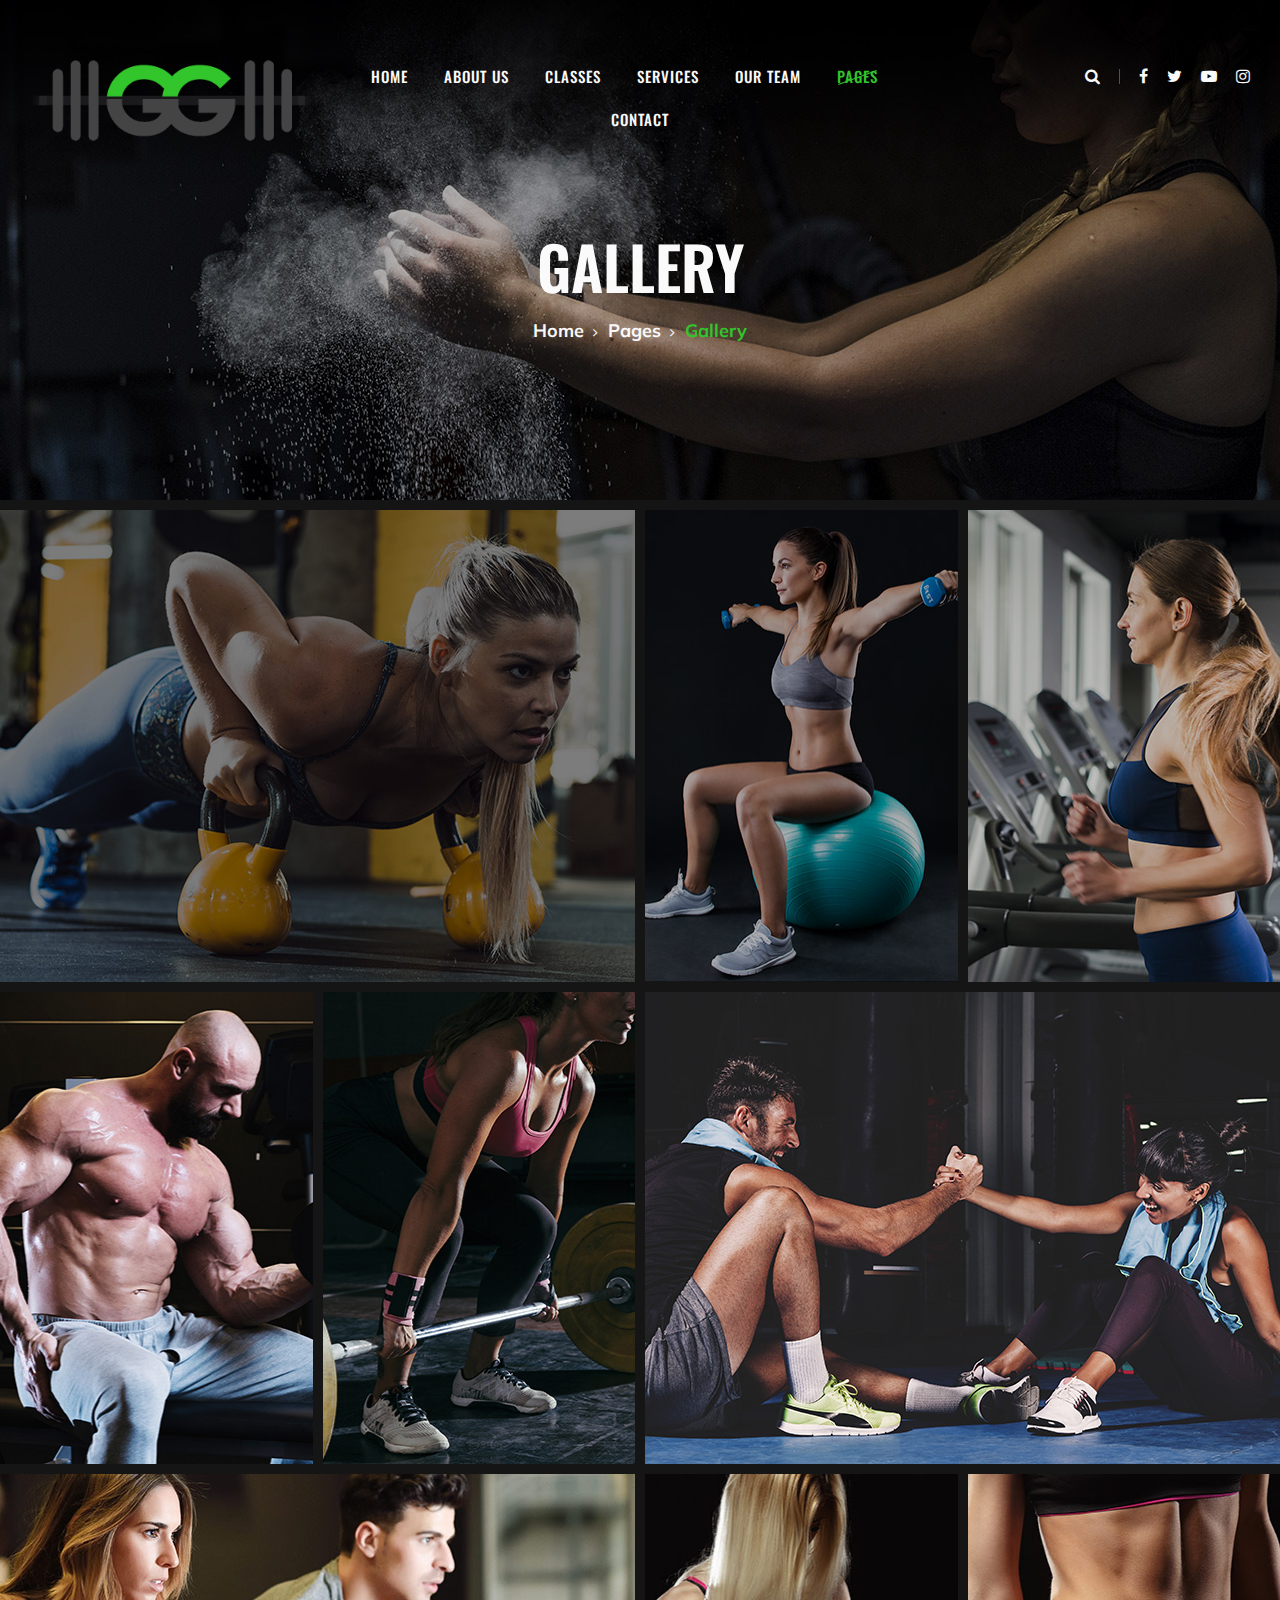
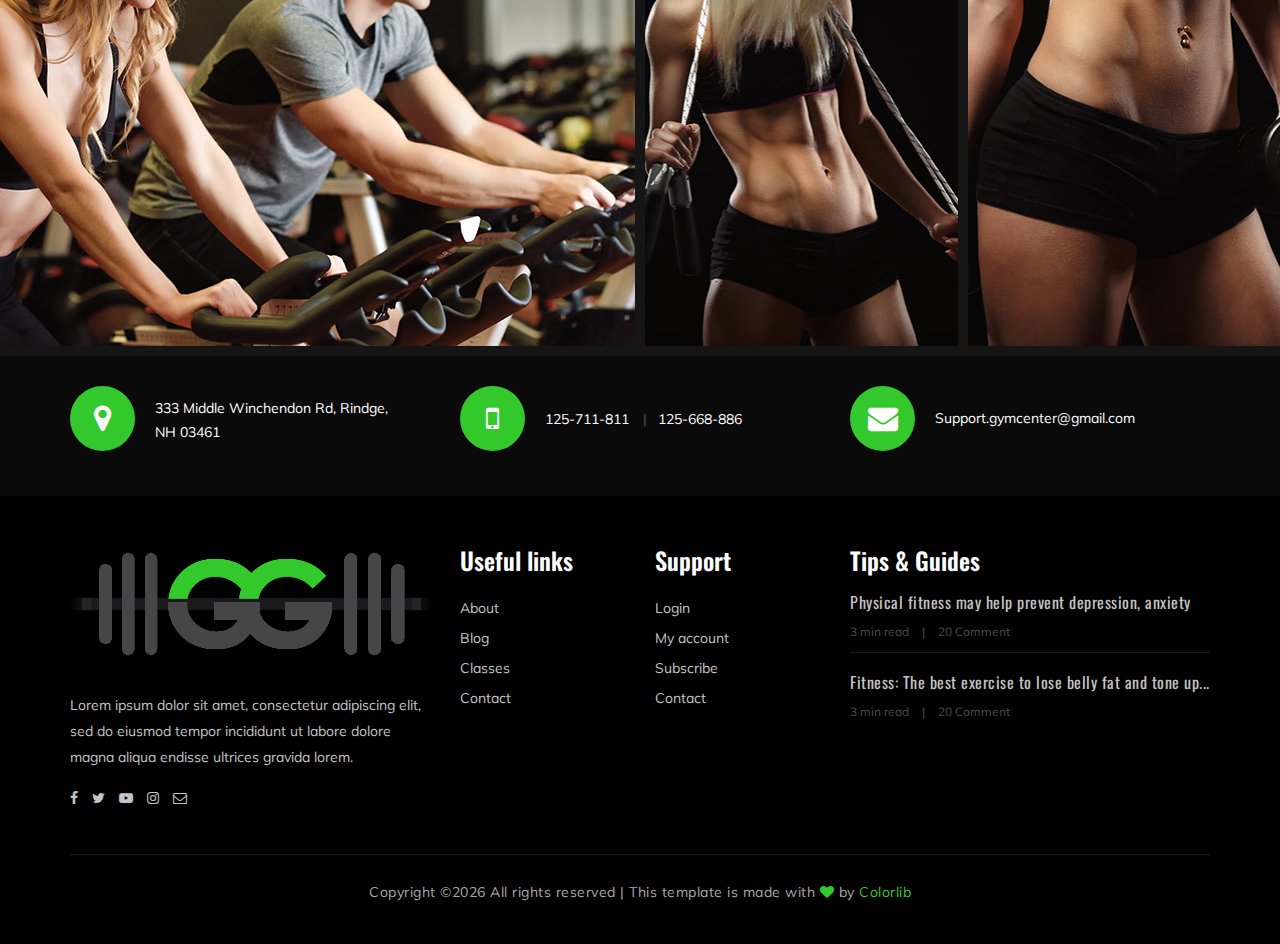
<file: GymGymACoreApplication/wwwroot/gymlife/gallery.html>
<!DOCTYPE html>
<html lang="zxx">

<head>
    <meta charset="UTF-8">
    <meta name="description" content="Gym Template">
    <meta name="keywords" content="Gym, unica, creative, html">
    <meta name="viewport" content="width=device-width, initial-scale=1.0">
    <meta http-equiv="X-UA-Compatible" content="ie=edge">
    <title>Gym | Template</title>

    <!-- Google Font -->
    <link href="https://fonts.googleapis.com/css?family=Muli:300,400,500,600,700,800,900&display=swap" rel="stylesheet">
    <link href="https://fonts.googleapis.com/css?family=Oswald:300,400,500,600,700&display=swap" rel="stylesheet">

    <!-- Css Styles -->
    <link rel="stylesheet" href="css/bootstrap.min.css" type="text/css">
    <link rel="stylesheet" href="css/font-awesome.min.css" type="text/css">
    <link rel="stylesheet" href="css/flaticon.css" type="text/css">
    <link rel="stylesheet" href="css/owl.carousel.min.css" type="text/css">
    <link rel="stylesheet" href="css/barfiller.css" type="text/css">
    <link rel="stylesheet" href="css/magnific-popup.css" type="text/css">
    <link rel="stylesheet" href="css/slicknav.min.css" type="text/css">
    <link rel="stylesheet" href="css/style.css" type="text/css">
</head>

<body>
    <!-- Page Preloder -->
    <div id="preloder">
        <div class="loader"></div>
    </div>

    <!-- Offcanvas Menu Section Begin -->
    <div class="offcanvas-menu-overlay"></div>
    <div class="offcanvas-menu-wrapper">
        <div class="canvas-close">
            <i class="fa fa-close"></i>
        </div>
        <div class="canvas-search search-switch">
            <i class="fa fa-search"></i>
        </div>
        <nav class="canvas-menu mobile-menu">
            <ul>
                <li><a href="./index.html">Home</a></li>
                <li><a href="./about-us.html">About Us</a></li>
                <li><a href="./class-details.html">Classes</a></li>
                <li><a href="./services.html">Services</a></li>
                <li><a href="./team.html">Our Team</a></li>
                <li><a href="#">Pages</a>
                    <ul class="dropdown">
                        <li><a href="./about-us.html">About us</a></li>
                        <li><a href="./class-timetable.html">Classes timetable</a></li>
                        <li><a href="./bmi-calculator.html">Bmi calculate</a></li>
                        <li><a href="./team.html">Our team</a></li>
                        <li><a href="./gallery.html">Gallery</a></li>
                        <li><a href="./blog.html">Our blog</a></li>
                        <li><a href="./404.html">404</a></li>
                    </ul>
                </li>
                <li><a href="./contact.html">Contact</a></li>
            </ul>
        </nav>
        <div id="mobile-menu-wrap"></div>
        <div class="canvas-social">
            <a href="#"><i class="fa fa-facebook"></i></a>
            <a href="#"><i class="fa fa-twitter"></i></a>
            <a href="#"><i class="fa fa-youtube-play"></i></a>
            <a href="#"><i class="fa fa-instagram"></i></a>
        </div>
    </div>
    <!-- Offcanvas Menu Section End -->

    <!-- Header Section Begin -->
    <header class="header-section">
        <div class="container-fluid">
            <div class="row">
                <div class="col-lg-3">
                    <div class="logo">
                        <a href="./index.html">
                            <img src="img/logo.png" alt="">
                        </a>
                    </div>
                </div>
                <div class="col-lg-6">
                    <nav class="nav-menu">
                        <ul>
                            <li><a href="./index.html">Home</a></li>
                            <li><a href="./about-us.html">About Us</a></li>
                            <li><a href="./class-details.html">Classes</a></li>
                            <li><a href="./services.html">Services</a></li>
                            <li><a href="./team.html">Our Team</a></li>
                            <li class="active"><a href="#">Pages</a>
                                <ul class="dropdown">
                                    <li><a href="./about-us.html">About us</a></li>
                                    <li><a href="./class-timetable.html">Classes timetable</a></li>
                                    <li><a href="./bmi-calculator.html">Bmi calculate</a></li>
                                    <li><a href="./team.html">Our team</a></li>
                                    <li><a href="./gallery.html">Gallery</a></li>
                                    <li><a href="./blog.html">Our blog</a></li>
                                    <li><a href="./404.html">404</a></li>
                                </ul>
                            </li>
                            <li><a href="./contact.html">Contact</a></li>
                        </ul>
                    </nav>
                </div>
                <div class="col-lg-3">
                    <div class="top-option">
                        <div class="to-search search-switch">
                            <i class="fa fa-search"></i>
                        </div>
                        <div class="to-social">
                            <a href="#"><i class="fa fa-facebook"></i></a>
                            <a href="#"><i class="fa fa-twitter"></i></a>
                            <a href="#"><i class="fa fa-youtube-play"></i></a>
                            <a href="#"><i class="fa fa-instagram"></i></a>
                        </div>
                    </div>
                </div>
            </div>
            <div class="canvas-open">
                <i class="fa fa-bars"></i>
            </div>
        </div>
    </header>
    <!-- Header End -->

    <!-- Breadcrumb Section Begin -->
    <section class="breadcrumb-section set-bg" data-setbg="img/breadcrumb-bg.jpg">
        <div class="container">
            <div class="row">
                <div class="col-lg-12 text-center">
                    <div class="breadcrumb-text">
                        <h2>Gallery</h2>
                        <div class="bt-option">
                            <a href="./index.html">Home</a>
                            <a href="#">Pages</a>
                            <span>Gallery</span>
                        </div>
                    </div>
                </div>
            </div>
        </div>
    </section>
    <!-- Breadcrumb Section End -->

    <!-- Gallery Section Begin -->
    <div class="gallery-section gallery-page">
        <div class="gallery">
            <div class="grid-sizer"></div>
            <div class="gs-item grid-wide set-bg" data-setbg="img/gallery/gallery-1.jpg">
                <a href="img/gallery/gallery-1.jpg" class="thumb-icon image-popup"><i class="fa fa-picture-o"></i></a>
            </div>
            <div class="gs-item set-bg" data-setbg="img/gallery/gallery-2.jpg">
                <a href="img/gallery/gallery-2.jpg" class="thumb-icon image-popup"><i class="fa fa-picture-o"></i></a>
            </div>
            <div class="gs-item set-bg" data-setbg="img/gallery/gallery-3.jpg">
                <a href="img/gallery/gallery-3.jpg" class="thumb-icon image-popup"><i class="fa fa-picture-o"></i></a>
            </div>
            <div class="gs-item set-bg" data-setbg="img/gallery/gallery-4.jpg">
                <a href="img/gallery/gallery-4.jpg" class="thumb-icon image-popup"><i class="fa fa-picture-o"></i></a>
            </div>
            <div class="gs-item set-bg" data-setbg="img/gallery/gallery-5.jpg">
                <a href="img/gallery/gallery-5.jpg" class="thumb-icon image-popup"><i class="fa fa-picture-o"></i></a>
            </div>
            <div class="gs-item grid-wide set-bg" data-setbg="img/gallery/gallery-6.jpg">
                <a href="img/gallery/gallery-6.jpg" class="thumb-icon image-popup"><i class="fa fa-picture-o"></i></a>
            </div>
            <div class="gs-item grid-wide set-bg" data-setbg="img/gallery/gallery-7.jpg">
                <a href="img/gallery/gallery-7.jpg" class="thumb-icon image-popup"><i class="fa fa-picture-o"></i></a>
            </div>
            <div class="gs-item set-bg" data-setbg="img/gallery/gallery-8.jpg">
                <a href="img/gallery/gallery-8.jpg" class="thumb-icon image-popup"><i class="fa fa-picture-o"></i></a>
            </div>
            <div class="gs-item set-bg" data-setbg="img/gallery/gallery-9.jpg">
                <a href="img/gallery/gallery-9.jpg" class="thumb-icon image-popup"><i class="fa fa-picture-o"></i></a>
            </div>
        </div>
    </div>
    <!-- Gallery Section End -->

    <!-- Get In Touch Section Begin -->
    <div class="gettouch-section">
        <div class="container">
            <div class="row">
                <div class="col-md-4">
                    <div class="gt-text">
                        <i class="fa fa-map-marker"></i>
                        <p>333 Middle Winchendon Rd, Rindge,<br/> NH 03461</p>
                    </div>
                </div>
                <div class="col-md-4">
                    <div class="gt-text">
                        <i class="fa fa-mobile"></i>
                        <ul>
                            <li>125-711-811</li>
                            <li>125-668-886</li>
                        </ul>
                    </div>
                </div>
                <div class="col-md-4">
                    <div class="gt-text email">
                        <i class="fa fa-envelope"></i>
                        <p>Support.gymcenter@gmail.com</p>
                    </div>
                </div>
            </div>
        </div>
    </div>
    <!-- Get In Touch Section End -->

    <!-- Footer Section Begin -->
    <section class="footer-section">
        <div class="container">
            <div class="row">
                <div class="col-lg-4">
                    <div class="fs-about">
                        <div class="fa-logo">
                            <a href="#"><img src="img/logo.png" alt=""></a>
                        </div>
                        <p>Lorem ipsum dolor sit amet, consectetur adipiscing elit, sed do eiusmod tempor incididunt ut
                            labore dolore magna aliqua endisse ultrices gravida lorem.</p>
                        <div class="fa-social">
                            <a href="#"><i class="fa fa-facebook"></i></a>
                            <a href="#"><i class="fa fa-twitter"></i></a>
                            <a href="#"><i class="fa fa-youtube-play"></i></a>
                            <a href="#"><i class="fa fa-instagram"></i></a>
                            <a href="#"><i class="fa  fa-envelope-o"></i></a>
                        </div>
                    </div>
                </div>
                <div class="col-lg-2 col-md-3 col-sm-6">
                    <div class="fs-widget">
                        <h4>Useful links</h4>
                        <ul>
                            <li><a href="#">About</a></li>
                            <li><a href="#">Blog</a></li>
                            <li><a href="#">Classes</a></li>
                            <li><a href="#">Contact</a></li>
                        </ul>
                    </div>
                </div>
                <div class="col-lg-2 col-md-3 col-sm-6">
                    <div class="fs-widget">
                        <h4>Support</h4>
                        <ul>
                            <li><a href="#">Login</a></li>
                            <li><a href="#">My account</a></li>
                            <li><a href="#">Subscribe</a></li>
                            <li><a href="#">Contact</a></li>
                        </ul>
                    </div>
                </div>
                <div class="col-lg-4 col-md-6">
                    <div class="fs-widget">
                        <h4>Tips & Guides</h4>
                        <div class="fw-recent">
                            <h6><a href="#">Physical fitness may help prevent depression, anxiety</a></h6>
                            <ul>
                                <li>3 min read</li>
                                <li>20 Comment</li>
                            </ul>
                        </div>
                        <div class="fw-recent">
                            <h6><a href="#">Fitness: The best exercise to lose belly fat and tone up...</a></h6>
                            <ul>
                                <li>3 min read</li>
                                <li>20 Comment</li>
                            </ul>
                        </div>
                    </div>
                </div>
            </div>
            <div class="row">
                <div class="col-lg-12 text-center">
                    <div class="copyright-text">
                        <p><!-- Link back to Colorlib can't be removed. Template is licensed under CC BY 3.0. -->
  Copyright &copy;<script>document.write(new Date().getFullYear());</script> All rights reserved | This template is made with <i class="fa fa-heart" aria-hidden="true"></i> by <a href="https://colorlib.com" target="_blank">Colorlib</a>
  <!-- Link back to Colorlib can't be removed. Template is licensed under CC BY 3.0. --></p>
                    </div>
                </div>
            </div>
        </div>
    </section>
    <!-- Footer Section End -->

    <!-- Search model Begin -->
    <div class="search-model">
        <div class="h-100 d-flex align-items-center justify-content-center">
            <div class="search-close-switch">+</div>
            <form class="search-model-form">
                <input type="text" id="search-input" placeholder="Search here.....">
            </form>
        </div>
    </div>
    <!-- Search model end -->

    <!-- Js Plugins -->
    <script src="js/jquery-3.3.1.min.js"></script>
    <script src="js/bootstrap.min.js"></script>
    <script src="js/jquery.magnific-popup.min.js"></script>
    <script src="js/masonry.pkgd.min.js"></script>
    <script src="js/jquery.barfiller.js"></script>
    <script src="js/jquery.slicknav.js"></script>
    <script src="js/owl.carousel.min.js"></script>
    <script src="js/main.js"></script>


</body>

</html>
</file>
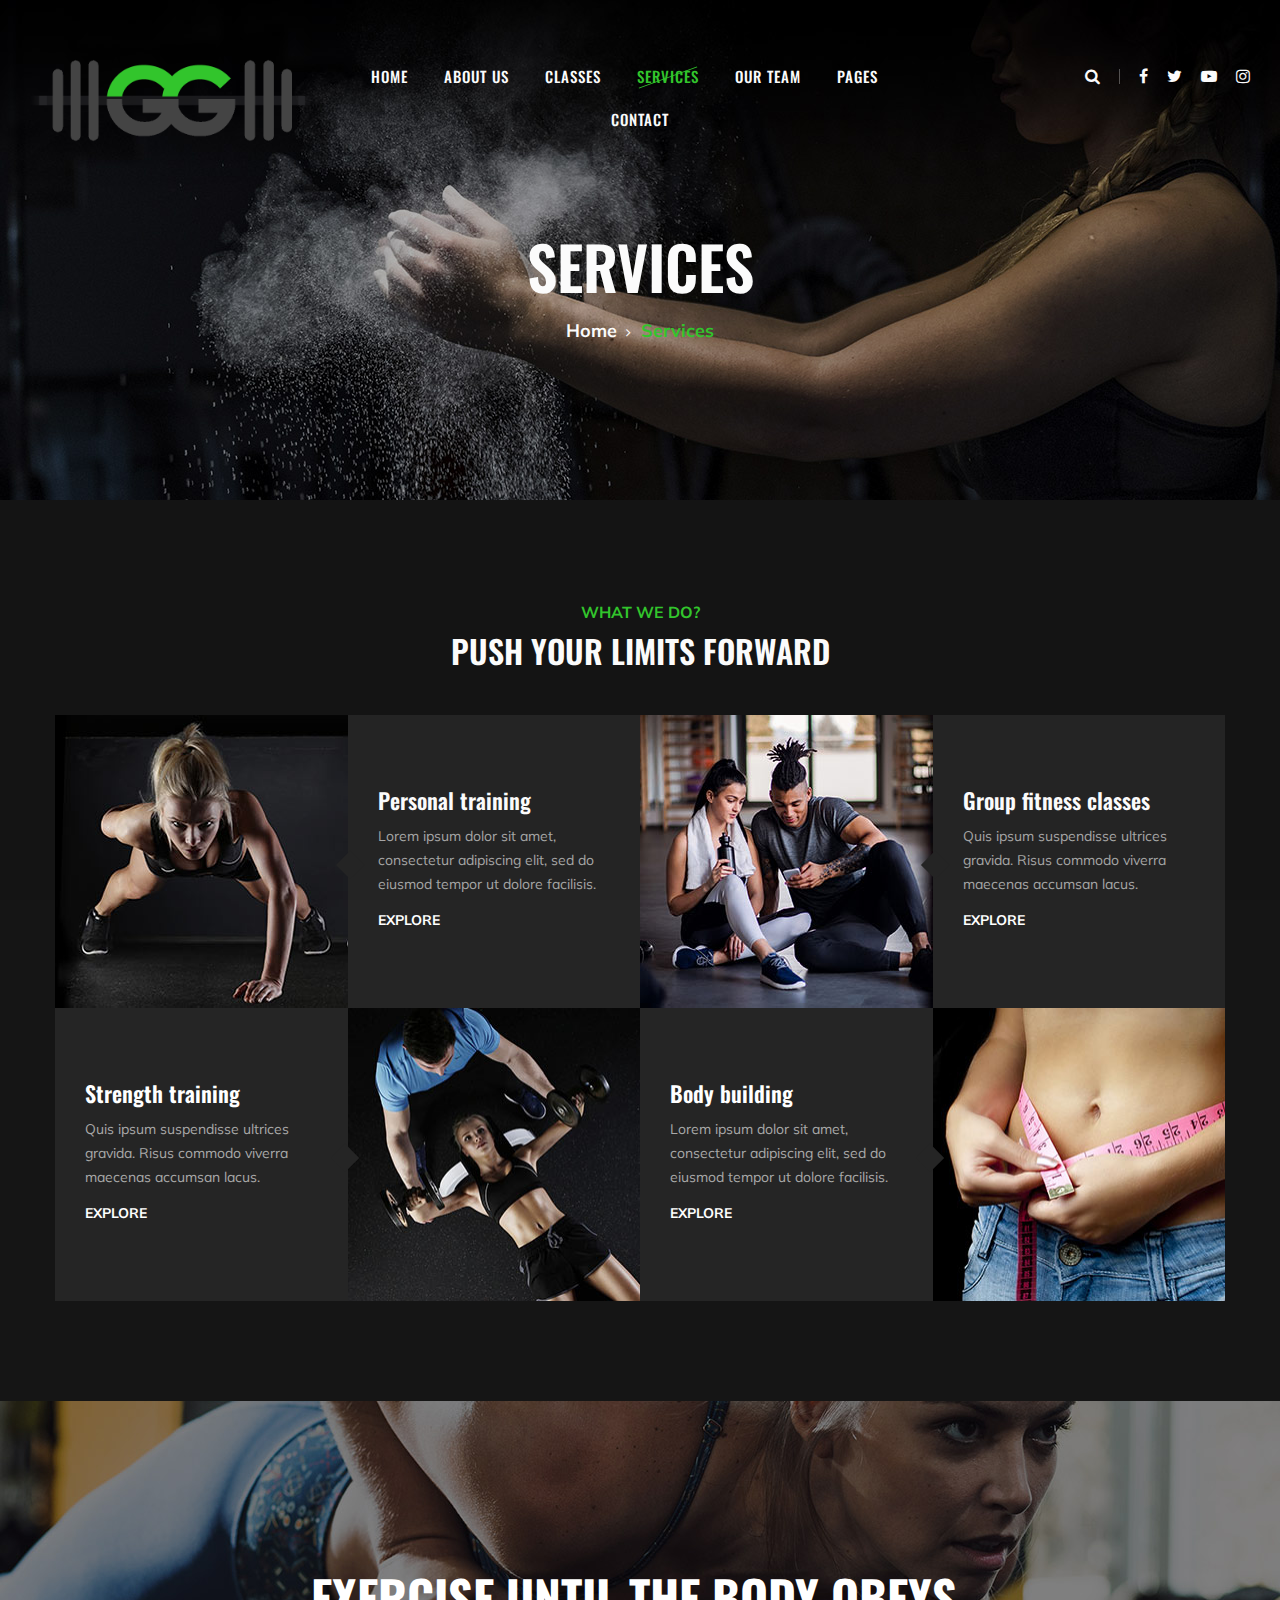
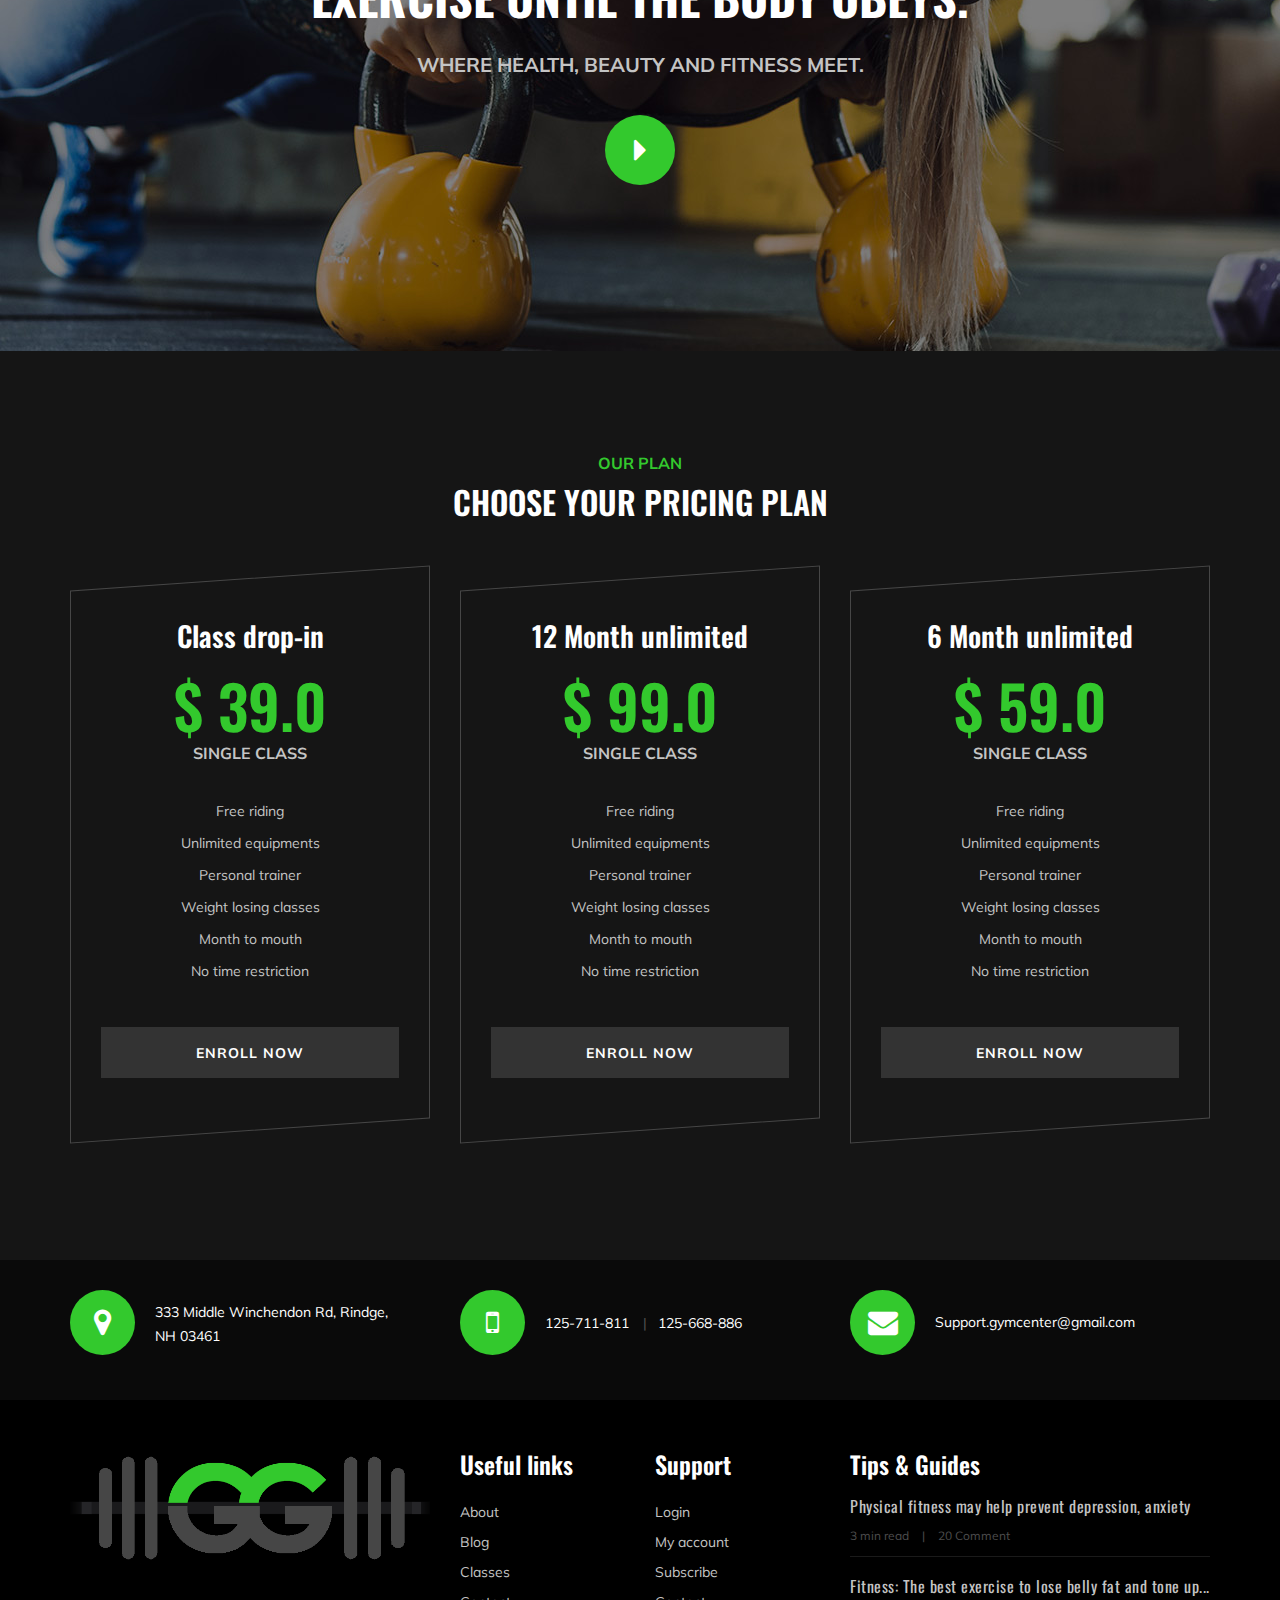
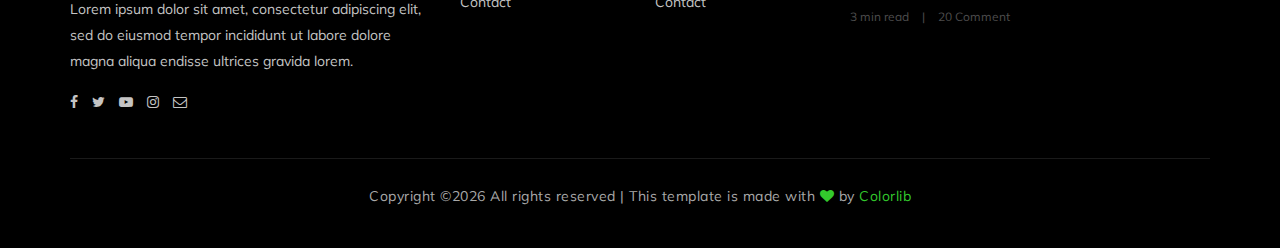
<file: GymGymACoreApplication/wwwroot/gymlife/services.html>
<!DOCTYPE html>
<html lang="zxx">

<head>
    <meta charset="UTF-8">
    <meta name="description" content="Gym Template">
    <meta name="keywords" content="Gym, unica, creative, html">
    <meta name="viewport" content="width=device-width, initial-scale=1.0">
    <meta http-equiv="X-UA-Compatible" content="ie=edge">
    <title>Gym | Template</title>

    <!-- Google Font -->
    <link href="https://fonts.googleapis.com/css?family=Muli:300,400,500,600,700,800,900&display=swap" rel="stylesheet">
    <link href="https://fonts.googleapis.com/css?family=Oswald:300,400,500,600,700&display=swap" rel="stylesheet">

    <!-- Css Styles -->
    <link rel="stylesheet" href="css/bootstrap.min.css" type="text/css">
    <link rel="stylesheet" href="css/font-awesome.min.css" type="text/css">
    <link rel="stylesheet" href="css/flaticon.css" type="text/css">
    <link rel="stylesheet" href="css/owl.carousel.min.css" type="text/css">
    <link rel="stylesheet" href="css/barfiller.css" type="text/css">
    <link rel="stylesheet" href="css/magnific-popup.css" type="text/css">
    <link rel="stylesheet" href="css/slicknav.min.css" type="text/css">
    <link rel="stylesheet" href="css/style.css" type="text/css">
</head>

<body>
    <!-- Page Preloder -->
    <div id="preloder">
        <div class="loader"></div>
    </div>

    <!-- Offcanvas Menu Section Begin -->
    <div class="offcanvas-menu-overlay"></div>
    <div class="offcanvas-menu-wrapper">
        <div class="canvas-close">
            <i class="fa fa-close"></i>
        </div>
        <div class="canvas-search search-switch">
            <i class="fa fa-search"></i>
        </div>
        <nav class="canvas-menu mobile-menu">
            <ul>
                <li><a href="./index.html">Home</a></li>
                <li><a href="./about-us.html">About Us</a></li>
                <li><a href="./class-details.html">Classes</a></li>
                <li><a href="./services.html">Services</a></li>
                <li><a href="./team.html">Our Team</a></li>
                <li><a href="#">Pages</a>
                    <ul class="dropdown">
                        <li><a href="./about-us.html">About us</a></li>
                        <li><a href="./class-timetable.html">Classes timetable</a></li>
                        <li><a href="./bmi-calculator.html">Bmi calculate</a></li>
                        <li><a href="./team.html">Our team</a></li>
                        <li><a href="./gallery.html">Gallery</a></li>
                        <li><a href="./blog.html">Our blog</a></li>
                        <li><a href="./404.html">404</a></li>
                    </ul>
                </li>
                <li><a href="./contact.html">Contact</a></li>
            </ul>
        </nav>
        <div id="mobile-menu-wrap"></div>
        <div class="canvas-social">
            <a href="#"><i class="fa fa-facebook"></i></a>
            <a href="#"><i class="fa fa-twitter"></i></a>
            <a href="#"><i class="fa fa-youtube-play"></i></a>
            <a href="#"><i class="fa fa-instagram"></i></a>
        </div>
    </div>
    <!-- Offcanvas Menu Section End -->

    <!-- Header Section Begin -->
    <header class="header-section">
        <div class="container-fluid">
            <div class="row">
                <div class="col-lg-3">
                    <div class="logo">
                        <a href="./index.html">
                            <img src="img/logo.png" alt="">
                        </a>
                    </div>
                </div>
                <div class="col-lg-6">
                    <nav class="nav-menu">
                        <ul>
                            <li><a href="./index.html">Home</a></li>
                            <li><a href="./about-us.html">About Us</a></li>
                            <li><a href="./classes.html">Classes</a></li>
                            <li class="active"><a href="./services.html">Services</a></li>
                            <li><a href="./team.html">Our Team</a></li>
                            <li><a href="#">Pages</a>
                                <ul class="dropdown">
                                    <li><a href="./about-us.html">About us</a></li>
                                    <li><a href="./class-timetable.html">Classes timetable</a></li>
                                    <li><a href="./bmi-calculator.html">Bmi calculate</a></li>
                                    <li><a href="./team.html">Our team</a></li>
                                    <li><a href="./gallery.html">Gallery</a></li>
                                    <li><a href="./blog.html">Our blog</a></li>
                                    <li><a href="./404.html">404</a></li>
                                </ul>
                            </li>
                            <li><a href="./contact.html">Contact</a></li>
                        </ul>
                    </nav>
                </div>
                <div class="col-lg-3">
                    <div class="top-option">
                        <div class="to-search search-switch">
                            <i class="fa fa-search"></i>
                        </div>
                        <div class="to-social">
                            <a href="#"><i class="fa fa-facebook"></i></a>
                            <a href="#"><i class="fa fa-twitter"></i></a>
                            <a href="#"><i class="fa fa-youtube-play"></i></a>
                            <a href="#"><i class="fa fa-instagram"></i></a>
                        </div>
                    </div>
                </div>
            </div>
            <div class="canvas-open">
                <i class="fa fa-bars"></i>
            </div>
        </div>
    </header>
    <!-- Header End -->

    <!-- Breadcrumb Section Begin -->
    <section class="breadcrumb-section set-bg" data-setbg="img/breadcrumb-bg.jpg">
        <div class="container">
            <div class="row">
                <div class="col-lg-12 text-center">
                    <div class="breadcrumb-text">
                        <h2>Services</h2>
                        <div class="bt-option">
                            <a href="./index.html">Home</a>
                            <span>Services</span>
                        </div>
                    </div>
                </div>
            </div>
        </div>
    </section>
    <!-- Breadcrumb Section End -->

    <!-- Services Section Begin -->
    <section class="services-section spad">
        <div class="container">
            <div class="row">
                <div class="col-lg-12">
                    <div class="section-title">
                        <span>What we do?</span>
                        <h2>PUSH YOUR LIMITS FORWARD</h2>
                    </div>
                </div>
            </div>
            <div class="row">
                <div class="col-lg-3 order-lg-1 col-md-6 p-0">
                    <div class="ss-pic">
                        <img src="img/services/services-1.jpg" alt="">
                    </div>
                </div>
                <div class="col-lg-3 order-lg-2 col-md-6 p-0">
                    <div class="ss-text">
                        <h4>Personal training</h4>
                        <p>Lorem ipsum dolor sit amet, consectetur adipiscing elit, sed do eiusmod tempor ut dolore
                            facilisis.</p>
                        <a href="#">Explore</a>
                    </div>
                </div>
                <div class="col-lg-3 order-lg-3 col-md-6 p-0">
                    <div class="ss-pic">
                        <img src="img/services/services-2.jpg" alt="">
                    </div>
                </div>
                <div class="col-lg-3 order-lg-4 col-md-6 p-0">
                    <div class="ss-text">
                        <h4>Group fitness classes</h4>
                        <p>Quis ipsum suspendisse ultrices gravida. Risus commodo viverra maecenas accumsan lacus.</p>
                        <a href="#">Explore</a>
                    </div>
                </div>
                <div class="col-lg-3 order-lg-8 col-md-6 p-0">
                    <div class="ss-pic">
                        <img src="img/services/services-4.jpg" alt="">
                    </div>
                </div>
                <div class="col-lg-3 order-lg-7 col-md-6 p-0">
                    <div class="ss-text second-row">
                        <h4>Body building</h4>
                        <p>Lorem ipsum dolor sit amet, consectetur adipiscing elit, sed do eiusmod tempor ut dolore
                            facilisis.</p>
                        <a href="#">Explore</a>
                    </div>
                </div>
                <div class="col-lg-3 order-lg-6 col-md-6 p-0">
                    <div class="ss-pic">
                        <img src="img/services/services-3.jpg" alt="">
                    </div>
                </div>
                <div class="col-lg-3 order-lg-5 col-md-6 p-0">
                    <div class="ss-text second-row">
                        <h4>Strength training</h4>
                        <p>Quis ipsum suspendisse ultrices gravida. Risus commodo viverra maecenas accumsan lacus.</p>
                        <a href="#">Explore</a>
                    </div>
                </div>
            </div>
        </div>
    </section>
    <!-- Services Section End -->

    <!-- Banner Section Begin -->
    <section class="banner-section set-bg" data-setbg="img/banner-bg.jpg">
        <div class="container">
            <div class="row">
                <div class="col-lg-12 text-center">
                    <div class="bs-text service-banner">
                        <h2>Exercise until the body obeys.</h2>
                        <div class="bt-tips">Where health, beauty and fitness meet.</div>
                        <a href="https://www.youtube.com/watch?v=EzKkl64rRbM" class="play-btn video-popup"><i
                                class="fa fa-caret-right"></i></a>
                    </div>
                </div>
            </div>
        </div>
    </section>
    <!-- Banner Section End -->

    <!-- Pricing Section Begin -->
    <section class="pricing-section service-pricing spad">
        <div class="container">
            <div class="row">
                <div class="col-lg-12">
                    <div class="section-title">
                        <span>Our Plan</span>
                        <h2>Choose your pricing plan</h2>
                    </div>
                </div>
            </div>
            <div class="row justify-content-center">
                <div class="col-lg-4 col-md-8">
                    <div class="ps-item">
                        <h3>Class drop-in</h3>
                        <div class="pi-price">
                            <h2>$ 39.0</h2>
                            <span>SINGLE CLASS</span>
                        </div>
                        <ul>
                            <li>Free riding</li>
                            <li>Unlimited equipments</li>
                            <li>Personal trainer</li>
                            <li>Weight losing classes</li>
                            <li>Month to mouth</li>
                            <li>No time restriction</li>
                        </ul>
                        <a href="#" class="primary-btn pricing-btn">Enroll now</a>
                        <a href="#" class="thumb-icon"><i class="fa fa-picture-o"></i></a>
                    </div>
                </div>
                <div class="col-lg-4 col-md-8">
                    <div class="ps-item">
                        <h3>12 Month unlimited</h3>
                        <div class="pi-price">
                            <h2>$ 99.0</h2>
                            <span>SINGLE CLASS</span>
                        </div>
                        <ul>
                            <li>Free riding</li>
                            <li>Unlimited equipments</li>
                            <li>Personal trainer</li>
                            <li>Weight losing classes</li>
                            <li>Month to mouth</li>
                            <li>No time restriction</li>
                        </ul>
                        <a href="#" class="primary-btn pricing-btn">Enroll now</a>
                        <a href="#" class="thumb-icon"><i class="fa fa-picture-o"></i></a>
                    </div>
                </div>
                <div class="col-lg-4 col-md-8">
                    <div class="ps-item">
                        <h3>6 Month unlimited</h3>
                        <div class="pi-price">
                            <h2>$ 59.0</h2>
                            <span>SINGLE CLASS</span>
                        </div>
                        <ul>
                            <li>Free riding</li>
                            <li>Unlimited equipments</li>
                            <li>Personal trainer</li>
                            <li>Weight losing classes</li>
                            <li>Month to mouth</li>
                            <li>No time restriction</li>
                        </ul>
                        <a href="#" class="primary-btn pricing-btn">Enroll now</a>
                        <a href="#" class="thumb-icon"><i class="fa fa-picture-o"></i></a>
                    </div>
                </div>
            </div>
        </div>
    </section>
    <!-- Pricing Section End -->

    <!-- Get In Touch Section Begin -->
    <div class="gettouch-section">
        <div class="container">
            <div class="row">
                <div class="col-md-4">
                    <div class="gt-text">
                        <i class="fa fa-map-marker"></i>
                        <p>333 Middle Winchendon Rd, Rindge,<br/> NH 03461</p>
                    </div>
                </div>
                <div class="col-md-4">
                    <div class="gt-text">
                        <i class="fa fa-mobile"></i>
                        <ul>
                            <li>125-711-811</li>
                            <li>125-668-886</li>
                        </ul>
                    </div>
                </div>
                <div class="col-md-4">
                    <div class="gt-text email">
                        <i class="fa fa-envelope"></i>
                        <p>Support.gymcenter@gmail.com</p>
                    </div>
                </div>
            </div>
        </div>
    </div>
    <!-- Get In Touch Section End -->

    <!-- Footer Section Begin -->
    <section class="footer-section">
        <div class="container">
            <div class="row">
                <div class="col-lg-4">
                    <div class="fs-about">
                        <div class="fa-logo">
                            <a href="#"><img src="img/logo.png" alt=""></a>
                        </div>
                        <p>Lorem ipsum dolor sit amet, consectetur adipiscing elit, sed do eiusmod tempor incididunt ut
                            labore dolore magna aliqua endisse ultrices gravida lorem.</p>
                        <div class="fa-social">
                            <a href="#"><i class="fa fa-facebook"></i></a>
                            <a href="#"><i class="fa fa-twitter"></i></a>
                            <a href="#"><i class="fa fa-youtube-play"></i></a>
                            <a href="#"><i class="fa fa-instagram"></i></a>
                            <a href="#"><i class="fa  fa-envelope-o"></i></a>
                        </div>
                    </div>
                </div>
                <div class="col-lg-2 col-md-3 col-sm-6">
                    <div class="fs-widget">
                        <h4>Useful links</h4>
                        <ul>
                            <li><a href="#">About</a></li>
                            <li><a href="#">Blog</a></li>
                            <li><a href="#">Classes</a></li>
                            <li><a href="#">Contact</a></li>
                        </ul>
                    </div>
                </div>
                <div class="col-lg-2 col-md-3 col-sm-6">
                    <div class="fs-widget">
                        <h4>Support</h4>
                        <ul>
                            <li><a href="#">Login</a></li>
                            <li><a href="#">My account</a></li>
                            <li><a href="#">Subscribe</a></li>
                            <li><a href="#">Contact</a></li>
                        </ul>
                    </div>
                </div>
                <div class="col-lg-4 col-md-6">
                    <div class="fs-widget">
                        <h4>Tips & Guides</h4>
                        <div class="fw-recent">
                            <h6><a href="#">Physical fitness may help prevent depression, anxiety</a></h6>
                            <ul>
                                <li>3 min read</li>
                                <li>20 Comment</li>
                            </ul>
                        </div>
                        <div class="fw-recent">
                            <h6><a href="#">Fitness: The best exercise to lose belly fat and tone up...</a></h6>
                            <ul>
                                <li>3 min read</li>
                                <li>20 Comment</li>
                            </ul>
                        </div>
                    </div>
                </div>
            </div>
            <div class="row">
                <div class="col-lg-12 text-center">
                    <div class="copyright-text">
                        <p><!-- Link back to Colorlib can't be removed. Template is licensed under CC BY 3.0. -->
  Copyright &copy;<script>document.write(new Date().getFullYear());</script> All rights reserved | This template is made with <i class="fa fa-heart" aria-hidden="true"></i> by <a href="https://colorlib.com" target="_blank">Colorlib</a>
  <!-- Link back to Colorlib can't be removed. Template is licensed under CC BY 3.0. --></p>
                    </div>
                </div>
            </div>
        </div>
    </section>
    <!-- Footer Section End -->

    <!-- Search model Begin -->
    <div class="search-model">
        <div class="h-100 d-flex align-items-center justify-content-center">
            <div class="search-close-switch">+</div>
            <form class="search-model-form">
                <input type="text" id="search-input" placeholder="Search here.....">
            </form>
        </div>
    </div>
    <!-- Search model end -->

    <!-- Js Plugins -->
    <script src="js/jquery-3.3.1.min.js"></script>
    <script src="js/bootstrap.min.js"></script>
    <script src="js/jquery.magnific-popup.min.js"></script>
    <script src="js/masonry.pkgd.min.js"></script>
    <script src="js/jquery.barfiller.js"></script>
    <script src="js/jquery.slicknav.js"></script>
    <script src="js/owl.carousel.min.js"></script>
    <script src="js/main.js"></script>



</body>

</html>
</file>
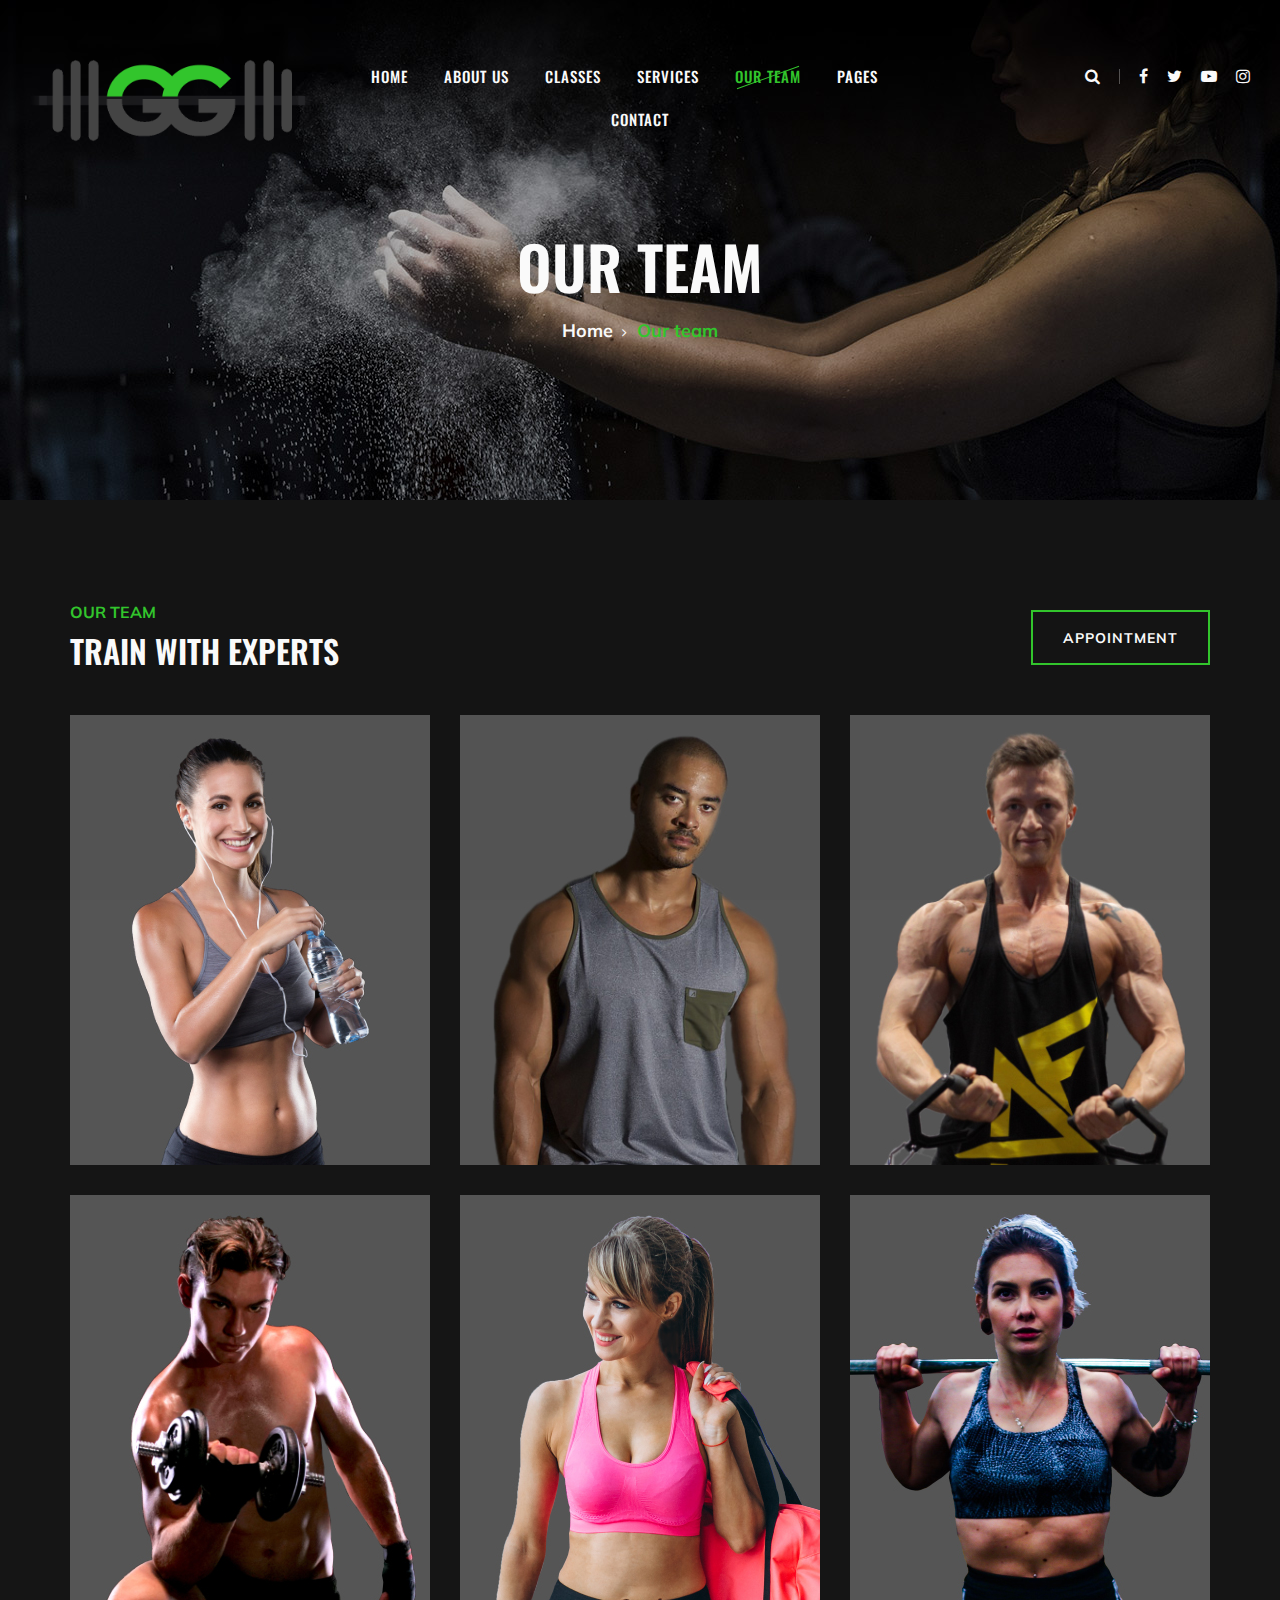
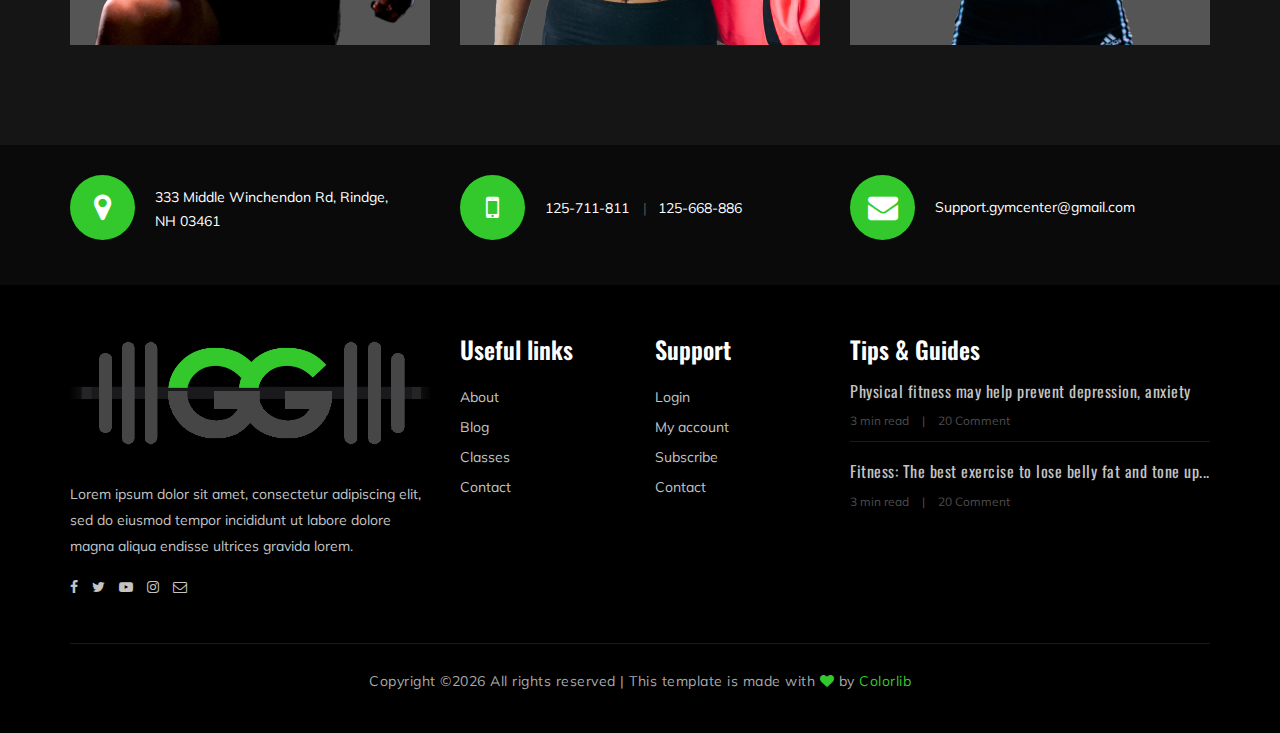
<file: GymGymACoreApplication/wwwroot/gymlife/team.html>
<!DOCTYPE html>
<html lang="zxx">

<head>
    <meta charset="UTF-8">
    <meta name="description" content="Gym Template">
    <meta name="keywords" content="Gym, unica, creative, html">
    <meta name="viewport" content="width=device-width, initial-scale=1.0">
    <meta http-equiv="X-UA-Compatible" content="ie=edge">
    <title>Gym | Template</title>

    <!-- Google Font -->
    <link href="https://fonts.googleapis.com/css?family=Muli:300,400,500,600,700,800,900&display=swap" rel="stylesheet">
    <link href="https://fonts.googleapis.com/css?family=Oswald:300,400,500,600,700&display=swap" rel="stylesheet">

    <!-- Css Styles -->
    <link rel="stylesheet" href="css/bootstrap.min.css" type="text/css">
    <link rel="stylesheet" href="css/font-awesome.min.css" type="text/css">
    <link rel="stylesheet" href="css/flaticon.css" type="text/css">
    <link rel="stylesheet" href="css/owl.carousel.min.css" type="text/css">
    <link rel="stylesheet" href="css/barfiller.css" type="text/css">
    <link rel="stylesheet" href="css/magnific-popup.css" type="text/css">
    <link rel="stylesheet" href="css/slicknav.min.css" type="text/css">
    <link rel="stylesheet" href="css/style.css" type="text/css">
</head>

<body>
    <!-- Page Preloder -->
    <div id="preloder">
        <div class="loader"></div>
    </div>

    <!-- Offcanvas Menu Section Begin -->
    <div class="offcanvas-menu-overlay"></div>
    <div class="offcanvas-menu-wrapper">
        <div class="canvas-close">
            <i class="fa fa-close"></i>
        </div>
        <div class="canvas-search search-switch">
            <i class="fa fa-search"></i>
        </div>
        <nav class="canvas-menu mobile-menu">
            <ul>
                <li><a href="./index.html">Home</a></li>
                <li><a href="./about-us.html">About Us</a></li>
                <li><a href="./class-details.html">Classes</a></li>
                <li><a href="./services.html">Services</a></li>
                <li><a href="./team.html">Our Team</a></li>
                <li><a href="#">Pages</a>
                    <ul class="dropdown">
                        <li><a href="./about-us.html">About us</a></li>
                        <li><a href="./class-timetable.html">Classes timetable</a></li>
                        <li><a href="./bmi-calculator.html">Bmi calculate</a></li>
                        <li><a href="./team.html">Our team</a></li>
                        <li><a href="./gallery.html">Gallery</a></li>
                        <li><a href="./blog.html">Our blog</a></li>
                        <li><a href="./404.html">404</a></li>
                    </ul>
                </li>
                <li><a href="./contact.html">Contact</a></li>
            </ul>
        </nav>
        <div id="mobile-menu-wrap"></div>
        <div class="canvas-social">
            <a href="#"><i class="fa fa-facebook"></i></a>
            <a href="#"><i class="fa fa-twitter"></i></a>
            <a href="#"><i class="fa fa-youtube-play"></i></a>
            <a href="#"><i class="fa fa-instagram"></i></a>
        </div>
    </div>
    <!-- Offcanvas Menu Section End -->

    <!-- Header Section Begin -->
    <header class="header-section">
        <div class="container-fluid">
            <div class="row">
                <div class="col-lg-3">
                    <div class="logo">
                        <a href="./index.html">
                            <img src="img/logo.png" alt="">
                        </a>
                    </div>
                </div>
                <div class="col-lg-6">
                    <nav class="nav-menu">
                        <ul>
                            <li><a href="./index.html">Home</a></li>
                            <li><a href="./about-us.html">About Us</a></li>
                            <li><a href="./class-details.html">Classes</a></li>
                            <li><a href="./services.html">Services</a></li>
                            <li class="active"><a href="./team.html">Our Team</a></li>
                            <li><a href="#">Pages</a>
                                <ul class="dropdown">
                                    <li><a href="./about-us.html">About us</a></li>
                                    <li><a href="./class-timetable.html">Classes timetable</a></li>
                                    <li><a href="./bmi-calculator.html">Bmi calculate</a></li>
                                    <li><a href="./team.html">Our team</a></li>
                                    <li><a href="./gallery.html">Gallery</a></li>
                                    <li><a href="./blog.html">Our blog</a></li>
                                    <li><a href="./404.html">404</a></li>
                                </ul>
                            </li>
                            <li><a href="./contact.html">Contact</a></li>
                        </ul>
                    </nav>
                </div>
                <div class="col-lg-3">
                    <div class="top-option">
                        <div class="to-search search-switch">
                            <i class="fa fa-search"></i>
                        </div>
                        <div class="to-social">
                            <a href="#"><i class="fa fa-facebook"></i></a>
                            <a href="#"><i class="fa fa-twitter"></i></a>
                            <a href="#"><i class="fa fa-youtube-play"></i></a>
                            <a href="#"><i class="fa fa-instagram"></i></a>
                        </div>
                    </div>
                </div>
            </div>
            <div class="canvas-open">
                <i class="fa fa-bars"></i>
            </div>
        </div>
    </header>
    <!-- Header End -->

    <!-- Breadcrumb Section Begin -->
    <section class="breadcrumb-section set-bg" data-setbg="img/breadcrumb-bg.jpg">
        <div class="container">
            <div class="row">
                <div class="col-lg-12 text-center">
                    <div class="breadcrumb-text">
                        <h2>Our Team</h2>
                        <div class="bt-option">
                            <a href="./index.html">Home</a>
                            <span>Our team</span>
                        </div>
                    </div>
                </div>
            </div>
        </div>
    </section>
    <!-- Breadcrumb Section End -->

    <!-- Team Section Begin -->
    <section class="team-section team-page spad">
        <div class="container">
            <div class="row">
                <div class="col-lg-12">
                    <div class="team-title">
                        <div class="section-title">
                            <span>Our Team</span>
                            <h2>TRAIN WITH EXPERTS</h2>
                        </div>
                        <a href="#" class="primary-btn btn-normal appoinment-btn">appointment</a>
                    </div>
                </div>
            </div>
            <div class="row">
                <div class="col-lg-4 col-sm-6">
                    <div class="ts-item set-bg" data-setbg="img/team/team-1.jpg">
                        <div class="ts_text">
                            <h4>Athart Rachel</h4>
                            <span>Gym Trainer</span>
                            <div class="tt_social">
                                <a href="#"><i class="fa fa-facebook"></i></a>
                                <a href="#"><i class="fa fa-twitter"></i></a>
                                <a href="#"><i class="fa fa-youtube-play"></i></a>
                                <a href="#"><i class="fa fa-instagram"></i></a>
                                <a href="#"><i class="fa  fa-envelope-o"></i></a>
                            </div>
                        </div>
                    </div>
                </div>
                <div class="col-lg-4 col-sm-6">
                    <div class="ts-item set-bg" data-setbg="img/team/team-2.jpg">
                        <div class="ts_text">
                            <h4>Athart Rachel</h4>
                            <span>Gym Trainer</span>
                            <div class="tt_social">
                                <a href="#"><i class="fa fa-facebook"></i></a>
                                <a href="#"><i class="fa fa-twitter"></i></a>
                                <a href="#"><i class="fa fa-youtube-play"></i></a>
                                <a href="#"><i class="fa fa-instagram"></i></a>
                                <a href="#"><i class="fa  fa-envelope-o"></i></a>
                            </div>
                        </div>
                    </div>
                </div>
                <div class="col-lg-4 col-sm-6">
                    <div class="ts-item set-bg" data-setbg="img/team/team-3.jpg">
                        <div class="ts_text">
                            <h4>Athart Rachel</h4>
                            <span>Gym Trainer</span>
                            <div class="tt_social">
                                <a href="#"><i class="fa fa-facebook"></i></a>
                                <a href="#"><i class="fa fa-twitter"></i></a>
                                <a href="#"><i class="fa fa-youtube-play"></i></a>
                                <a href="#"><i class="fa fa-instagram"></i></a>
                                <a href="#"><i class="fa  fa-envelope-o"></i></a>
                            </div>
                        </div>
                    </div>
                </div>
                <div class="col-lg-4 col-sm-6">
                    <div class="ts-item set-bg" data-setbg="img/team/team-4.jpg">
                        <div class="ts_text">
                            <h4>Athart Rachel</h4>
                            <span>Gym Trainer</span>
                            <div class="tt_social">
                                <a href="#"><i class="fa fa-facebook"></i></a>
                                <a href="#"><i class="fa fa-twitter"></i></a>
                                <a href="#"><i class="fa fa-youtube-play"></i></a>
                                <a href="#"><i class="fa fa-instagram"></i></a>
                                <a href="#"><i class="fa  fa-envelope-o"></i></a>
                            </div>
                        </div>
                    </div>
                </div>
                <div class="col-lg-4 col-sm-6">
                    <div class="ts-item set-bg" data-setbg="img/team/team-5.jpg">
                        <div class="ts_text">
                            <h4>Athart Rachel</h4>
                            <span>Gym Trainer</span>
                            <div class="tt_social">
                                <a href="#"><i class="fa fa-facebook"></i></a>
                                <a href="#"><i class="fa fa-twitter"></i></a>
                                <a href="#"><i class="fa fa-youtube-play"></i></a>
                                <a href="#"><i class="fa fa-instagram"></i></a>
                                <a href="#"><i class="fa  fa-envelope-o"></i></a>
                            </div>
                        </div>
                    </div>
                </div>
                <div class="col-lg-4 col-sm-6">
                    <div class="ts-item set-bg" data-setbg="img/team/team-6.jpg">
                        <div class="ts_text">
                            <h4>Athart Rachel</h4>
                            <span>Gym Trainer</span>
                            <div class="tt_social">
                                <a href="#"><i class="fa fa-facebook"></i></a>
                                <a href="#"><i class="fa fa-twitter"></i></a>
                                <a href="#"><i class="fa fa-youtube-play"></i></a>
                                <a href="#"><i class="fa fa-instagram"></i></a>
                                <a href="#"><i class="fa  fa-envelope-o"></i></a>
                            </div>
                        </div>
                    </div>
                </div>
            </div>
        </div>
    </section>
    <!-- Team Section End -->

    <!-- Get In Touch Section Begin -->
    <div class="gettouch-section">
        <div class="container">
            <div class="row">
                <div class="col-md-4">
                    <div class="gt-text">
                        <i class="fa fa-map-marker"></i>
                        <p>333 Middle Winchendon Rd, Rindge,<br/> NH 03461</p>
                    </div>
                </div>
                <div class="col-md-4">
                    <div class="gt-text">
                        <i class="fa fa-mobile"></i>
                        <ul>
                            <li>125-711-811</li>
                            <li>125-668-886</li>
                        </ul>
                    </div>
                </div>
                <div class="col-md-4">
                    <div class="gt-text email">
                        <i class="fa fa-envelope"></i>
                        <p>Support.gymcenter@gmail.com</p>
                    </div>
                </div>
            </div>
        </div>
    </div>
    <!-- Get In Touch Section End -->

    <!-- Footer Section Begin -->
    <section class="footer-section">
        <div class="container">
            <div class="row">
                <div class="col-lg-4">
                    <div class="fs-about">
                        <div class="fa-logo">
                            <a href="#"><img src="img/logo.png" alt=""></a>
                        </div>
                        <p>Lorem ipsum dolor sit amet, consectetur adipiscing elit, sed do eiusmod tempor incididunt ut
                            labore dolore magna aliqua endisse ultrices gravida lorem.</p>
                        <div class="fa-social">
                            <a href="#"><i class="fa fa-facebook"></i></a>
                            <a href="#"><i class="fa fa-twitter"></i></a>
                            <a href="#"><i class="fa fa-youtube-play"></i></a>
                            <a href="#"><i class="fa fa-instagram"></i></a>
                            <a href="#"><i class="fa  fa-envelope-o"></i></a>
                        </div>
                    </div>
                </div>
                <div class="col-lg-2 col-md-3 col-sm-6">
                    <div class="fs-widget">
                        <h4>Useful links</h4>
                        <ul>
                            <li><a href="#">About</a></li>
                            <li><a href="#">Blog</a></li>
                            <li><a href="#">Classes</a></li>
                            <li><a href="#">Contact</a></li>
                        </ul>
                    </div>
                </div>
                <div class="col-lg-2 col-md-3 col-sm-6">
                    <div class="fs-widget">
                        <h4>Support</h4>
                        <ul>
                            <li><a href="#">Login</a></li>
                            <li><a href="#">My account</a></li>
                            <li><a href="#">Subscribe</a></li>
                            <li><a href="#">Contact</a></li>
                        </ul>
                    </div>
                </div>
                <div class="col-lg-4 col-md-6">
                    <div class="fs-widget">
                        <h4>Tips & Guides</h4>
                        <div class="fw-recent">
                            <h6><a href="#">Physical fitness may help prevent depression, anxiety</a></h6>
                            <ul>
                                <li>3 min read</li>
                                <li>20 Comment</li>
                            </ul>
                        </div>
                        <div class="fw-recent">
                            <h6><a href="#">Fitness: The best exercise to lose belly fat and tone up...</a></h6>
                            <ul>
                                <li>3 min read</li>
                                <li>20 Comment</li>
                            </ul>
                        </div>
                    </div>
                </div>
            </div>
            <div class="row">
                <div class="col-lg-12 text-center">
                    <div class="copyright-text">
                        <p><!-- Link back to Colorlib can't be removed. Template is licensed under CC BY 3.0. -->
  Copyright &copy;<script>document.write(new Date().getFullYear());</script> All rights reserved | This template is made with <i class="fa fa-heart" aria-hidden="true"></i> by <a href="https://colorlib.com" target="_blank">Colorlib</a>
  <!-- Link back to Colorlib can't be removed. Template is licensed under CC BY 3.0. --></p>
                    </div>
                </div>
            </div>
        </div>
    </section>
    <!-- Footer Section End -->

    <!-- Search model Begin -->
    <div class="search-model">
        <div class="h-100 d-flex align-items-center justify-content-center">
            <div class="search-close-switch">+</div>
            <form class="search-model-form">
                <input type="text" id="search-input" placeholder="Search here.....">
            </form>
        </div>
    </div>
    <!-- Search model end -->

    <!-- Js Plugins -->
    <script src="js/jquery-3.3.1.min.js"></script>
    <script src="js/bootstrap.min.js"></script>
    <script src="js/jquery.magnific-popup.min.js"></script>
    <script src="js/masonry.pkgd.min.js"></script>
    <script src="js/jquery.barfiller.js"></script>
    <script src="js/jquery.slicknav.js"></script>
    <script src="js/owl.carousel.min.js"></script>
    <script src="js/main.js"></script>


</body>

</html>
</file>
<file: GymGymACoreApplication/wwwroot/gymlife/css/flaticon.css>
/*
  	Flaticon icon font: Flaticon
  	Creation date: 19/02/2019 07:27
  	*/

@font-face {
  font-family: "Flaticon";
  src: url("../fonts/Flaticon.eot");
  src: url("../fonts/Flaticon.eot?#iefix") format("embedded-opentype"),
       url("../fonts/Flaticon.woff2") format("woff2"),
       url("../fonts/Flaticon.woff") format("woff"),
       url("../fonts/Flaticon.ttf") format("truetype"),
       url("../fonts/Flaticon.svg#Flaticon") format("svg");
  font-weight: normal;
  font-style: normal;
}

@media screen and (-webkit-min-device-pixel-ratio:0) {
  @font-face {
    font-family: "Flaticon";
    src: url("../fonts/Flaticon.svg#Flaticon") format("svg");
  }
}

[class^="flaticon-"]:before, [class*=" flaticon-"]:before,
[class^="flaticon-"]:after, [class*=" flaticon-"]:after {   
  font-family: Flaticon;
  font-size: 40px;
  font-style: normal;
  margin-left: 0;
}

.flaticon-001-mattress:before { content: "\f100"; }
.flaticon-002-dumbell:before { content: "\f101"; }
.flaticon-003-weight:before { content: "\f102"; }
.flaticon-004-measuring-tape:before { content: "\f103"; }
.flaticon-005-clipboard:before { content: "\f104"; }
.flaticon-006-weight-1:before { content: "\f105"; }
.flaticon-007-rings:before { content: "\f106"; }
.flaticon-008-calendar:before { content: "\f107"; }
.flaticon-009-smartwatch:before { content: "\f108"; }
.flaticon-010-lockers:before { content: "\f109"; }
.flaticon-011-punching-ball:before { content: "\f10a"; }
.flaticon-012-bag:before { content: "\f10b"; }
.flaticon-013-balance:before { content: "\f10c"; }
.flaticon-014-heart-beat:before { content: "\f10d"; }
.flaticon-015-proteins:before { content: "\f10e"; }
.flaticon-016-fitness:before { content: "\f10f"; }
.flaticon-017-pull-up-bar:before { content: "\f110"; }
.flaticon-018-scale:before { content: "\f111"; }
.flaticon-019-bands:before { content: "\f112"; }
.flaticon-020-smartphone:before { content: "\f113"; }
.flaticon-021-tshirt:before { content: "\f114"; }
.flaticon-022-short:before { content: "\f115"; }
.flaticon-023-dumbbells:before { content: "\f116"; }
.flaticon-024-jumping-rope:before { content: "\f117"; }
.flaticon-025-fitness-1:before { content: "\f118"; }
.flaticon-026-gym:before { content: "\f119"; }
.flaticon-027-fitness-2:before { content: "\f11a"; }
.flaticon-028-weightlifting:before { content: "\f11b"; }
.flaticon-029-wheel:before { content: "\f11c"; }
.flaticon-030-dumbbells-1:before { content: "\f11d"; }
.flaticon-031-workout:before { content: "\f11e"; }
.flaticon-032-bottle:before { content: "\f11f"; }
.flaticon-033-juice:before { content: "\f120"; }
.flaticon-034-stationary-bike:before { content: "\f121"; }
.flaticon-035-punching-ball-1:before { content: "\f122"; }
.flaticon-036-timer:before { content: "\f123"; }
.flaticon-037-medal:before { content: "\f124"; }
.flaticon-038-treadmill:before { content: "\f125"; }
.flaticon-039-syringe:before { content: "\f126"; }
.flaticon-040-whistle:before { content: "\f127"; }
.flaticon-041-chest:before { content: "\f128"; }
.flaticon-042-pills:before { content: "\f129"; }
.flaticon-043-mp3:before { content: "\f12a"; }
.flaticon-044-no-smoking:before { content: "\f12b"; }
.flaticon-045-boxing-gloves:before { content: "\f12c"; }
.flaticon-046-gloves:before { content: "\f12d"; }
.flaticon-047-buck:before { content: "\f12e"; }
.flaticon-048-headgear:before { content: "\f12f"; }
.flaticon-049-hand-grip:before { content: "\f130"; }
.flaticon-050-no-fast-food:before { content: "\f131"; }
</file>
<file: GymGymACoreApplication/wwwroot/gymlife/css/barfiller.css>
body {
    font-family: Arial;
}

.barfiller {
    width:100%;
    height:12px;
    background:#fcfcfc;
    border:1px solid #ccc;
    position:relative;
    margin-bottom:20px;
    box-shadow: inset 1px 4px 9px -6px rgba(0,0,0,.5); 
    -moz-box-shadow: inset 1px 4px 9px -6px rgba(0,0,0,.5); 
}

.barfiller .fill {
    display:block;
    position:relative;
    width:0px;
    height:100%;
    background:#333;
    z-index:1;
}

.barfiller .tipWrap {
    display:none;
}

.barfiller .tip {
    margin-top:-30px;
    padding:2px 4px;
    font-size:11px;
    color:#fff;
    left:0px;
    position: relative;;
    z-index:2;
    background: #333;
} 

.barfiller .tip:after {
    border:solid;
    border-color:rgba(0,0,0,.8) transparent;
    border-width:6px 6px 0 6px;
    content:"";
    display:block;
    position:absolute;
    left:9px;
    top:100%;
    z-index:9
}
</file>
<file: GymGymACoreApplication/wwwroot/gymlife/css/style.css>
/******************************************************************
  Template Name: Gym
  Description:  Gym Fitness HTML Template
  Author: Colorlib
  Author URI: https://colorlib.com
  Version: 1.0
  Created: Colorlib
******************************************************************/

/*------------------------------------------------------------------
[Table of contents]

1.  Template default CSS
	1.1	Variables
	1.2	Mixins
	1.3	Flexbox
	1.4	Reset
2.  Helper Css
3.  Header Section
4.  Hero Section
5.  Service Section
6.  Class Section
7.  Price Plan Section
8.  Trainer Section
9.  Contact
10.  Footer Style

-------------------------------------------------------------------*/

/*----------------------------------------*/

/* Template default CSS
/*----------------------------------------*/

html,
body {
	height: 100%;
	font-family: "Muli", sans-serif;
	-webkit-font-smoothing: antialiased;
	font-smoothing: antialiased;
}

h1,
h2,
h3,
h4,
h5,
h6 {
	margin: 0;
	color: #111111;
	font-weight: 400;
	font-family: "Oswald", sans-serif;
}

h1 {
	font-size: 70px;
}

h2 {
	font-size: 36px;
}

h3 {
	font-size: 30px;
}

h4 {
	font-size: 24px;
}

h5 {
	font-size: 18px;
}

h6 {
	font-size: 16px;
}

p {
	font-size: 14px;
	font-family: "Muli", sans-serif;
	color: #a9a9a9;
	font-weight: 400;
	line-height: 24px;
	margin: 0 0 15px 0;
}

img {
	max-width: 100%;
}

input:focus,
select:focus,
button:focus,
textarea:focus {
	outline: none;
}

a:hover,
a:focus {
	text-decoration: none;
	outline: none;
	color: #fff;
}

ul,
ol {
	padding: 0;
	margin: 0;
}

/*---------------------
  Helper CSS
-----------------------*/

.section-title {
	margin-bottom: 45px;
	text-align: center;
}

.section-title span {
	font-size: 16px;
	color: #33c92d;
	text-transform: uppercase;
	font-weight: 700;
}

.section-title h2 {
	color: #ffffff;
	font-size: 32px;
	font-weight: 600;
	text-transform: uppercase;
	margin-top: 8px;
}

.set-bg {
	background-repeat: no-repeat;
	background-size: cover;
	background-position: top center;
}

.spad {
	padding-top: 100px;
	padding-bottom: 100px;
}

.spad-2 {
	padding-top: 50px;
	padding-bottom: 70px;
}

.text-white h1,
.text-white h2,
.text-white h3,
.text-white h4,
.text-white h5,
.text-white h6,
.text-white p,
.text-white span,
.text-white li,
.text-white a {
	color: #fff;
}

/* buttons */

.primary-btn {
	display: inline-block;
	font-size: 14px;
	padding: 17px 30px 16px;
	color: #ffffff;
	background: #33c92d;
	line-height: normal;
	letter-spacing: 1px;
	text-transform: uppercase;
	font-weight: 700;
}

.primary-btn.btn-normal {
	-webkit-transition: all 0.3s;
	-o-transition: all 0.3s;
	transition: all 0.3s;
}

.primary-btn.btn-normal:hover {
	background: #33c92d;
	border-color: #33c92d;
}

/* Preloder */

#preloder {
	position: fixed;
	width: 100%;
	height: 100%;
	top: 0;
	left: 0;
	z-index: 999999;
	background: #000;
}

.loader {
	width: 40px;
	height: 40px;
	position: absolute;
	top: 50%;
	left: 50%;
	margin-top: -13px;
	margin-left: -13px;
	border-radius: 60px;
	animation: loader 0.8s linear infinite;
	-webkit-animation: loader 0.8s linear infinite;
}

@keyframes loader {
	0% {
		-webkit-transform: rotate(0deg);
		transform: rotate(0deg);
		border: 4px solid #f44336;
		border-left-color: transparent;
	}
	50% {
		-webkit-transform: rotate(180deg);
		transform: rotate(180deg);
		border: 4px solid #673ab7;
		border-left-color: transparent;
	}
	100% {
		-webkit-transform: rotate(360deg);
		transform: rotate(360deg);
		border: 4px solid #f44336;
		border-left-color: transparent;
	}
}

@-webkit-keyframes loader {
	0% {
		-webkit-transform: rotate(0deg);
		border: 4px solid #f44336;
		border-left-color: transparent;
	}
	50% {
		-webkit-transform: rotate(180deg);
		border: 4px solid #673ab7;
		border-left-color: transparent;
	}
	100% {
		-webkit-transform: rotate(360deg);
		border: 4px solid #f44336;
		border-left-color: transparent;
	}
}

.spacial-controls {
	position: fixed;
	width: 111px;
	height: 91px;
	top: 0;
	right: 0;
	z-index: 999;
}

.spacial-controls .search-switch {
	display: block;
	height: 100%;
	padding-top: 30px;
	background: #323232;
	text-align: center;
	cursor: pointer;
}

.search-model {
	display: none;
	position: fixed;
	width: 100%;
	height: 100%;
	left: 0;
	top: 0;
	background: #000;
	z-index: 99999;
}

.search-model-form {
	padding: 0 15px;
}

.search-model-form input {
	width: 500px;
	font-size: 40px;
	border: none;
	border-bottom: 2px solid #333;
	background: none;
	color: #999;
}

.search-close-switch {
	position: absolute;
	width: 50px;
	height: 50px;
	background: #333;
	color: #fff;
	text-align: center;
	border-radius: 50%;
	font-size: 28px;
	line-height: 28px;
	top: 30px;
	cursor: pointer;
	-webkit-transform: rotate(45deg);
	-ms-transform: rotate(45deg);
	transform: rotate(45deg);
	display: -webkit-box;
	display: -ms-flexbox;
	display: flex;
	-webkit-box-align: center;
	-ms-flex-align: center;
	align-items: center;
	-webkit-box-pack: center;
	-ms-flex-pack: center;
	justify-content: center;
}

/*---------------------
  Header
-----------------------*/

.header-section {
	position: absolute;
	left: 0;
	top: 0;
	width: 100%;
	padding: 0 15px;
	padding-top: 55px;
	z-index: 99;
}

.logo a {
	display: inline-block;
}

.nav-menu {
	text-align: center;
}

.nav-menu ul li {
	list-style: none;
	display: inline-block;
	margin-right: 32px;
	position: relative;
	z-index: 1;
}

.nav-menu ul li .dropdown {
	position: absolute;
	left: -30px;
	top: 58px;
	width: 180px;
	background: #252525;
	z-index: 99;
	text-align: left;
	padding: 0px;
	opacity: 0;
	visibility: hidden;
	-webkit-transition: all 0.3s;
	-o-transition: all 0.3s;
	transition: all 0.3s;
}

.nav-menu ul li .dropdown li {
	margin-right: 0;
	display: block;
}

	.nav-menu ul li .dropdown li a {
		display: block;
		text-transform: none;
		padding: 13px 0 13px 30px;
		font-weight: 400;
		border-top: 1px dotted black;
	}

.nav-menu ul li .dropdown li a:after {
	display: none;
}

.nav-menu ul li:last-child {
	margin-right: 0;
}

.nav-menu ul li.active>a {
	color: #33c92d;
}

.nav-menu ul li.active>a:after {
	opacity: 1;
}

.nav-menu ul li:hover>a {
	color: #33c92d;
	
}

.nav-menu ul li:hover>a:after {
	opacity: 1;
}

.nav-menu ul li:hover > .dropdown {
	opacity: 1;
	visibility: visible;
	
}
	
	.nav-menu ul li:hover > .has-children {
		left:182px;
		top:0px;
		
	}
		
.nav-menu ul li a {
	color: #ffffff;
	display: block;
	font-size: 15px;
	font-weight: 500;
	text-transform: uppercase;
	letter-spacing: 1px;
	font-family: "Oswald", sans-serif;
	padding: 10px 0px;
	position: relative;
	-webkit-transition: all 0.3s;
	-o-transition: all 0.3s;
	transition: all 0.3s;
}

.nav-menu ul li a:after {
	position: absolute;
	left: 0;
	top: 22px;
	height: 1px;
	width: 100%;
	background: #33c92d;
	content: "";
	-webkit-transform: rotate(-20deg);
	-ms-transform: rotate(-20deg);
	transform: rotate(-20deg);
	opacity: 0;
	-webkit-transition: all 0.3s;
	-o-transition: all 0.3s;
	transition: all 0.3s;
}

.top-option {
	text-align: right;
	padding: 9px 0;
}

.top-option .to-search {
	display: inline-block;
	padding-right: 20px;
	position: relative;
}

.top-option .to-search:after {
	position: absolute;
	right: 0;
	top: 5px;
	height: 15px;
	width: 1px;
	background: rgba(255, 255, 255, 0.3);
	content: "";
}

.top-option .to-search i {
	font-size: 16px;
	color: #ffffff;
	cursor: pointer;
}

.top-option .to-social {
	display: inline-block;
}

.top-option .to-social a {
	display: inline-block;
	color: #ffffff;
	font-size: 16px;
	margin-left: 15px;
}

.offcanvas-menu-wrapper {
	display: none;
}

.canvas-open {
	display: none;
}

/*---------------------
  Hero Section
-----------------------*/

.hs-slider.owl-carousel .owl-item.active .hs-item .hi-text span {
	position: relative;
	top: 0;
	-webkit-transition: all 0.2s ease 0.2s;
	-o-transition: all 0.2s ease 0.2s;
	transition: all 0.2s ease 0.2s;
	opacity: 1;
}

.hs-slider.owl-carousel .owl-item.active .hs-item .hi-text h1 {
	position: relative;
	top: 0;
	-webkit-transition: all 0.4s ease 0.4s;
	-o-transition: all 0.4s ease 0.4s;
	transition: all 0.4s ease 0.4s;
	opacity: 1;
}

.hs-slider.owl-carousel .owl-item.active .hs-item .hi-text .primary-btn {
	position: relative;
	top: 0;
	-webkit-transition: all 0.6s ease 0.6s;
	-o-transition: all 0.6s ease 0.6s;
	transition: all 0.6s ease 0.6s;
	opacity: 1;
}

.hs-slider.owl-carousel .owl-nav button {
	height: 46px;
	width: 46px;
	color: #a9a9a9;
	background: rgba(255, 255, 255, 0.1);
	line-height: 46px;
	text-align: center;
	position: absolute;
	font-size: 24px;
	left: 30px;
	top: 50%;
	-webkit-transform: translateY(-23px);
	-ms-transform: translateY(-23px);
	transform: translateY(-23px);
}

.hs-slider.owl-carousel .owl-nav button.owl-next {
	left: auto;
	right: 30px;
}

.hs-slider .hs-item {
	height: 1040px;
	display: -webkit-box;
	display: -ms-flexbox;
	display: flex;
	-ms-flex-line-pack: center;
	align-content: center;
	padding-top: 355px;
}

.hs-slider .hs-item .hi-text span {
	display: block;
	font-size: 18px;
	color: #ffffff;
	text-transform: uppercase;
	font-weight: 700;
	letter-spacing: 6px;
	margin-bottom: 18px;
	position: relative;
	top: 100px;
	opacity: 0;
}

.hs-slider .hs-item .hi-text h1 {
	font-size: 80px;
	color: #ffffff;
	font-weight: 700;
	text-transform: uppercase;
	line-height: 90px;
	margin-bottom: 42px;
	position: relative;
	top: 100px;
	opacity: 0;
}

.hs-slider .hs-item .hi-text h1 strong {
	color: #33c92d;
}

.hs-slider .hs-item .hi-text .primary-btn {
	position: relative;
	top: 100px;
	opacity: 0;
}

/*---------------------
  ChoseUs Section
-----------------------*/

.choseus-section {
	background: #0a0a0a;
	padding-bottom: 70px;
}

.cs-item {
	text-align: center;
	margin-bottom: 30px;
}

.cs-item:hover span {
	background: #33c92d;
	color: #ffffff;
}

.cs-item span {
	height: 90px;
	width: 90px;
	background: rgba(255, 255, 255, 0.1);
	border-radius: 50%;
	display: inline-block;
	color: #33c92d;
	line-height: 90px;
	text-align: center;
	-webkit-transition: all 0.3s;
	-o-transition: all 0.3s;
	transition: all 0.3s;
}

.cs-item h4 {
	color: #ffffff;
	font-size: 22px;
	font-weight: 600;
	margin-top: 24px;
	margin-bottom: 16px;
}

/*---------------------
  Classes Section
-----------------------*/

.classes-section {
	background: #151515;
	padding-bottom: 80px;
}

.classes-section .section-title {
	margin-bottom: 35px;
}

.class-item {
	overflow: hidden;
	margin-bottom: 30px;
}

.class-item .ci-pic img {
	min-width: 100%;
}

.class-item .ci-text {
	background: #0a0a0a;
	position: relative;
	padding: 10px 30px 26px 30px;
	z-index: 1;
}

.class-item .ci-text:after {
	position: absolute;
	left: -5px;
	top: -44px;
	height: 100px;
	width: 600px;
	border-top: 4px solid #464646;
	background: #0a0a0a;
	content: "";
	-webkit-transform: rotate(-5deg);
	-ms-transform: rotate(-5deg);
	transform: rotate(-5deg);
	z-index: -1;
}

.class-item .ci-text span {
	color: #33c92d;
	font-size: 12px;
	text-transform: uppercase;
	font-weight: 700;
}

.class-item .ci-text h5 {
	font-size: 20px;
	color: #ffffff;
	font-weight: 600;
	text-transform: uppercase;
	margin-top: 4px;
}

.class-item .ci-text h4 {
	font-size: 26px;
	color: #ffffff;
	font-weight: 600;
	text-transform: uppercase;
	margin-top: 4px;
}

.class-item .ci-text a {
	display: inline-block;
	width: 46px;
	height: 46px;
	background: rgba(255, 255, 255, 0.1);
	line-height: 46px;
	text-align: center;
	font-size: 24px;
	color: #ffffff;
	position: absolute;
	right: 30px;
	bottom: 26px;
}

/*---------------------
  Banner Section
-----------------------*/

.banner-section {
	height: 550px;
	display: -webkit-box;
	display: -ms-flexbox;
	display: flex;
	-webkit-box-align: center;
	-ms-flex-align: center;
	align-items: center;
	-webkit-box-pack: center;
	-ms-flex-pack: center;
	justify-content: center;
}

.bs-text.service-banner .bt-tips {
	margin-bottom: 35px;
}

.bs-text h2 {
	font-size: 48px;
	color: #ffffff;
	font-weight: 700;
	text-transform: uppercase;
	margin-bottom: 25px;
}

.bs-text .bt-tips {
	font-size: 20px;
	color: #c4c4c4;
	font-weight: 700;
	text-transform: uppercase;
	margin-bottom: 45px;
}

.bs-text .primary-btn {
	background: transparent;
	border: 2px solid #33c92d;
}

.bs-text .play-btn {
	display: inline-block;
	height: 70px;
	width: 70px;
	background: #33c92d;
	border-radius: 50%;
	line-height: 70px;
	text-align: center;
	font-size: 36px;
	color: #ffffff;
}

/*---------------------
  Pricing Section
-----------------------*/

.pricing-section {
	background: #151515;
}

.pricing-section .section-title {
	margin-bottom: 56px;
}

.ps-item {
	text-align: center;
	padding: 40px 30px 52px;
	border: 1px solid #464646;
	-webkit-transform: skewY(-4deg);
	-ms-transform: skewY(-4deg);
	transform: skewY(-4deg);
	-webkit-transition: all 0.5s;
	-o-transition: all 0.5s;
	transition: all 0.5s;
	margin-bottom: 30px;
	position: relative;
}

.ps-item:hover {
	background: #ffffff;
	border-color: #ffffff;
}

.ps-item:hover h3 {
	color: #111111;
}

.ps-item:hover .pi-price span {
	color: #444444;
}

.ps-item:hover ul li {
	color: #111111;
	font-weight: 600;
}

.ps-item:hover .primary-btn.pricing-btn {
	background: #33c92d;
}

.ps-item:hover .thumb-icon {
	opacity: 1;
	visibility: visible;
}

.ps-item h3 {
	font-size: 28px;
	color: #ffffff;
	font-weight: 600;
	margin-bottom: 16px;
	-webkit-transform: skewY(4deg);
	-ms-transform: skewY(4deg);
	transform: skewY(4deg);
}

.ps-item .pi-price {
	margin-bottom: 30px;
	-webkit-transform: skewY(4deg);
	-ms-transform: skewY(4deg);
	transform: skewY(4deg);
}

.ps-item .pi-price h2 {
	font-size: 60px;
	color: #33c92d;
	font-weight: 600;
}

.ps-item .pi-price span {
	color: #c4c4c4;
	font-size: 16px;
	font-weight: 700;
	text-transform: uppercase;
}

.ps-item ul {
	margin-bottom: 40px;
	-webkit-transform: skewY(4deg);
	-ms-transform: skewY(4deg);
	transform: skewY(4deg);
}

.ps-item ul li {
	font-size: 14px;
	color: #c4c4c4;
	line-height: 32px;
	list-style: none;
}

.ps-item .primary-btn.pricing-btn {
	display: block;
	background: #333333;
	-webkit-transform: skewY(4deg);
	-ms-transform: skewY(4deg);
	transform: skewY(4deg);
}

.ps-item .thumb-icon {
	font-size: 48px;
	color: #33c92d;
	position: absolute;
	left: 50px;
	bottom: 120px;
	-webkit-transform: skewY(4deg);
	-ms-transform: skewY(4deg);
	transform: skewY(4deg);
	opacity: 0;
	visibility: hidden;
}

/*---------------------
  Gallery Section
-----------------------*/

.gallery-section {
	background: #151515;
	overflow: hidden;
}

.gallery-section.gallery-page {
	padding-top: 10px;
}

.grid-sizer {
	width: calc(25% - 10px);
}

.gallery {
	margin-right: -10px;
}

.gallery .gs-item {
	height: 472px;
	width: calc(25% - 10px);
	float: left;
	margin-right: 10px;
	margin-bottom: 10px;
}

.gallery .gs-item:hover .thumb-icon {
	opacity: 1;
	visibility: visible;
}

.gallery .gs-item .thumb-icon {
	font-size: 48px;
	color: #33c92d;
	display: -webkit-box;
	display: -ms-flexbox;
	display: flex;
	-webkit-box-align: center;
	-ms-flex-align: center;
	align-items: center;
	-webkit-box-pack: center;
	-ms-flex-pack: center;
	justify-content: center;
	height: 100%;
	cursor: pointer;
	opacity: 0;
	visibility: hidden;
	-webkit-transition: all 0.3s;
	-o-transition: all 0.3s;
	transition: all 0.3s;
}

.gallery .gs-item.grid-wide {
	width: calc(50% - 10px);
}

/*---------------------
  Team Section
-----------------------*/

.team-section {
	background: #151515;
}

.team-section.team-page {
	padding-bottom: 70px;
}

.team-section.team-page .ts-item {
	margin-bottom: 30px;
}

.team-section.team-page .ts-item:hover .ts_text {
	bottom: -30px;
}

.team-section.team-page .ts-item .tt_social {
	-webkit-transform: skewY(5deg);
	-ms-transform: skewY(5deg);
	transform: skewY(5deg);
	margin-top: 13px;
}

.team-section.team-page .ts-item .tt_social a {
	font-size: 14px;
	color: #c4c4c4;
	margin-right: 10px;
}

.team-section.team-page .ts-item .tt_social a:last-child {
	margin-right: 0;
}

.team-title .section-title {
	text-align: left;
	float: left;
}

.primary-btn.appoinment-btn {
	background: transparent;
	border: 2px solid #33c92d;
	float: right;
	margin-top: 10px;
}

.ts-slider .col-lg-4 {
	max-width: 100%;
}

.ts-slider.owl-carousel .owl-dots {
	text-align: center;
	margin-top: 30px;
}

.ts-slider.owl-carousel .owl-dots button {
	height: 4px;
	width: 20px;
	background: #5c5c5c;
	margin-right: 15px;
	-webkit-transform: skewY(-5deg);
	-ms-transform: skewY(-5deg);
	transform: skewY(-5deg);
}

.ts-slider.owl-carousel .owl-dots button.active {
	background: #33c92d;
}

.ts-slider.owl-carousel .owl-dots button:last-child {
	margin-right: 0;
}

.ts-item {
	height: 450px;
	position: relative;
	overflow: hidden;
}

.ts-item:hover .ts_text {
	bottom: -35px;
}

.ts-item .ts_text {
	padding: 40px 0 60px;
	text-align: center;
	background: #0a0a0a;
	border-top: 4px solid #464646;
	-webkit-transform: skewY(-5deg);
	-ms-transform: skewY(-5deg);
	transform: skewY(-5deg);
	position: absolute;
	left: 0;
	bottom: -250px;
	width: 100%;
	-webkit-transition: all 0.3s;
	-o-transition: all 0.3s;
	transition: all 0.3s;
}

.ts-item .ts_text h4 {
	color: #ffffff;
	font-weight: 600;
	margin-bottom: 14px;
	-webkit-transform: skewY(5deg);
	-ms-transform: skewY(5deg);
	transform: skewY(5deg);
}

.ts-item .ts_text span {
	display: block;
	font-size: 12px;
	font-weight: 700;
	color: #aaaaaa;
	text-transform: uppercase;
	-webkit-transform: skewY(5deg);
	-ms-transform: skewY(5deg);
	transform: skewY(5deg);
}

/*---------------------
  Get Touch Section
-----------------------*/

.gettouch-section {
	background: #0a0a0a;
	padding: 30px 0 15px;
}

.gt-text {
	overflow: hidden;
	margin-bottom: 30px;
}

.gt-text i {
	font-size: 30px;
	color: #ffffff;
	display: inline-block;
	height: 65px;
	width: 65px;
	background: #33c92d;
	border-radius: 50%;
	line-height: 65px;
	text-align: center;
	float: left;
	margin-right: 20px;
}

.gt-text p {
	overflow: hidden;
	color: #ffffff;
	margin-bottom: 0;
	padding-top: 10px;
}

.gt-text ul {
	overflow: hidden;
	padding-top: 20px;
}

.gt-text ul li {
	list-style: none;
	font-size: 14px;
	color: #ffffff;
	margin-right: 25px;
	display: inline-block;
	position: relative;
}

.gt-text ul li:after {
	position: absolute;
	right: -18px;
	top: 0;
	content: "|";
	color: #545454;
}

.gt-text ul li:last-child {
	margin-right: 0;
}

.gt-text ul li:last-child:after {
	display: none;
}

.gt-text.email p {
	padding-top: 20px;
}

/*---------------------
  Footer
-----------------------*/

.footer-section {
	background: #000000;
	padding-top: 50px;
}

.fs-about {
	margin-bottom: 30px;
}

.fs-about .fa-logo {
	margin-bottom: 30px;
}

.fs-about .fa-logo a {
	display: inline-block;
}

.fs-about p {
	line-height: 26px;
	color: #c4c4c4;
}

.fs-about .fa-social a {
	font-size: 14px;
	color: #c4c4c4;
	margin-right: 10px;
}

.fs-about .fa-social a:last-child {
	margin-right: 0;
}

.fs-widget {
	margin-bottom: 30px;
}

.fs-widget h4 {
	color: #ffffff;
	font-weight: 600;
	margin-bottom: 18px;
}

.fs-widget ul li {
	list-style: none;
}

.fs-widget ul li a {
	font-size: 14px;
	color: #c4c4c4;
	line-height: 30px;
}

.fs-widget .fw-recent {
	margin-bottom: 20px;
	padding-bottom: 10px;
	border-bottom: 1px solid #1a1a1a;
}

.fs-widget .fw-recent:last-child {
	padding-bottom: 0;
	border: none;
}

.fs-widget .fw-recent h6 {
	margin-bottom: 6px;
}

.fs-widget .fw-recent h6 a {
	color: #c4c4c4;
	letter-spacing: 0.5px;
}

.fs-widget .fw-recent ul li {
	font-size: 12px;
	color: #4d4d4d;
	display: inline-block;
	margin-right: 25px;
	position: relative;
}

.fs-widget .fw-recent ul li:last-child:after {
	display: none;
}

.fs-widget .fw-recent ul li:after {
	position: absolute;
	right: -16px;
	top: 0;
	content: "|";
}

.copyright-text {
	font-size: 14px;
	color: #c4c4c4;
	letter-spacing: 0.5px;
	border-top: 1px solid #1a1a1a;
	padding: 25px 0;
	margin-top: 15px;
}

.copyright-text a,
.copyright-text i {
	color: #33c92d;
}

/* ----------------------------------- Other Pages Styles ----------------------------------- */

/*---------------------
  Breadcrumb Section
-----------------------*/

.breadcrumb-section {
	height: 500px;
	padding-top: 230px;
}

.breadcrumb-text h2 {
	font-size: 60px;
	color: #ffffff;
	font-weight: 600;
	text-transform: uppercase;
	margin-bottom: 15px;
}

.breadcrumb-text .bt-option a {
	font-size: 18px;
	color: #ffffff;
	font-weight: 700;
	display: inline-block;
	position: relative;
	margin-right: 20px;
}

.breadcrumb-text .bt-option a:after {
	position: absolute;
	right: -14px;
	top: 6px;
	font-family: "FontAwesome";
	content: "";
	font-size: 13px;
	font-weight: 400;
}

.breadcrumb-text .bt-option span {
	font-size: 18px;
	color: #33c92d;
	font-weight: 700;
}

/*---------------------
  About Us Section
-----------------------*/

.about-video {
	height: 640px;
	display: -webkit-box;
	display: -ms-flexbox;
	display: flex;
	-webkit-box-align: center;
	-ms-flex-align: center;
	align-items: center;
	-webkit-box-pack: center;
	-ms-flex-pack: center;
	justify-content: center;
}

.about-video .play-btn {
	display: inline-block;
	height: 70px;
	width: 70px;
	background: #33c92d;
	border-radius: 50%;
	line-height: 70px;
	text-align: center;
	font-size: 36px;
	color: #ffffff;
}

.about-text {
	background: #000000;
	height: 640px;
	padding: 120px 70px 0 70px;
}

.about-text .section-title {
	text-align: left;
	margin-bottom: 30px;
}

.about-text .at-desc {
	margin-bottom: 27px;
}

.about-text .at-desc p {
	color: #c4c4c4;
}

.about-text .about-bar .ab-item {
	margin-bottom: 34px;
}

.about-text .about-bar .ab-item p {
	color: #ffffff;
	margin-bottom: 13px;
}

.about-text .about-bar .ab-item .barfiller {
	background: #2d2d2d;
	height: 5px;
	border: none;
	margin-bottom: 0;
}

.about-text .about-bar .ab-item .barfiller .tip {
	margin-top: 0;
	padding: 0;
	font-size: 14px;
	color: #ffffff;
	background: transparent;
	position: initial !important;
	float: right;
	margin-top: -40px;
}

.about-text .about-bar .ab-item .barfiller .tip:after {
	display: none;
}

/*---------------------
  Testimonial Section
-----------------------*/

.testimonial-section {
	background: #151515;
}

.ts_slider.owl-carousel .owl-item img {
	display: inline-block;
}

.ts_slider.owl-carousel .owl-nav button {
	height: 46px;
	width: 46px;
	color: #a9a9a9;
	background: rgba(255, 255, 255, 0.1);
	line-height: 46px;
	text-align: center;
	font-size: 24px;
	position: absolute;
	left: 30px;
	top: 50%;
	-webkit-transform: translateY(-23px);
	-ms-transform: translateY(-23px);
	transform: translateY(-23px);
}

.ts_slider.owl-carousel .owl-nav button.owl-next {
	left: auto;
	right: 30px;
}

.ts_slider .ts_item .ti_pic {
	margin-bottom: 32px;
}

.ts_slider .ts_item .ti_pic img {
	height: 200px;
	width: 200px;
	border-radius: 50%;
}

.ts_slider .ts_item .ti_text p {
	color: #fefefe;
	letter-spacing: 1px;
	margin-bottom: 20px;
}

.ts_slider .ts_item .ti_text h5 {
	color: #ffffff;
	font-weight: 600;
	text-transform: uppercase;
	margin-bottom: 8px;
}

.ts_slider .ts_item .ti_text .tt-rating i {
	font-size: 12px;
	color: #d49d09;
}

/*---------------------
  Services Section
-----------------------*/

.services-section {
	background: #151515;
}

.ss-pic img {
	height: 100%;
	min-width: 100%;
}

.ss-text {
	background: #252525;
	padding: 72px 30px;
	height: 293px;
	position: relative;
	z-index: 1;
	-webkit-transition: all 0.3s;
	-o-transition: all 0.3s;
	transition: all 0.3s;
}

.ss-text:hover {
	background: #363636;
}

.ss-text:hover a {
	color: #33c92d;
}

.ss-text:hover:after {
	background: #363636;
}

.ss-text:after {
	position: absolute;
	left: -15px;
	top: 50%;
	height: 20px;
	width: 20px;
	background: #252525;
	content: "";
	-webkit-transform: rotate(45deg) translateY(-10px);
	-ms-transform: rotate(45deg) translateY(-10px);
	transform: rotate(45deg) translateY(-10px);
	z-index: -1;
	-webkit-transition: all 0.2s;
	-o-transition: all 0.2s;
	transition: all 0.2s;
}

.ss-text.second-row:after {
	left: auto;
	right: 0;
}

.ss-text h4 {
	font-size: 22px;
	color: #ffffff;
	font-weight: 600;
	margin-bottom: 10px;
}

.ss-text p {
	margin-bottom: 11px;
}

.ss-text a {
	font-size: 14px;
	color: #ffffff;
	font-weight: 700;
	text-transform: uppercase;
	-webkit-transition: all 0.3s;
	-o-transition: all 0.3s;
	transition: all 0.3s;
}

/*---------------------
  Class Timetable Section
-----------------------*/

.class-timetable-section {
	background: #151515;
}

.class-timetable-section.class-details-timetable {
	padding-top: 0;
}

.class-timetable-section .section-title {
	text-align: left;
}

.class-details-timetable_title {
	margin-bottom: 35px;
}

.class-details-timetable_title h5 {
	font-size: 20px;
	color: #ffffff;
	font-weight: 600;
}

.table-controls {
	text-align: right;
	margin-top: 14px;
	margin-bottom: 50px;
}

.table-controls ul {
	background: #000000;
	padding: 12px 30px 15px;
	display: inline-block;
}

.table-controls ul li {
	list-style: none;
	font-size: 14px;
	color: #aaaaaa;
	list-style: none;
	display: inline-block;
	margin-right: 35px;
	-webkit-transition: all 0.3s;
	-o-transition: all 0.3s;
	transition: all 0.3s;
	cursor: pointer;
	position: relative;
}

.table-controls ul li:after {
	position: absolute;
	right: -22px;
	top: 0;
	content: "/";
}

.table-controls ul li.active {
	color: #ffffff;
}

.table-controls ul li.active:after {
	color: #aaaaaa;
}

.table-controls ul li:last-child {
	margin-right: 0;
}

.table-controls ul li:last-child:after {
	display: none;
}

.class-timetable .ts-meta h5,
.class-timetable .ts-meta span {
	-webkit-transition: all 0.4s;
	-o-transition: all 0.4s;
	transition: all 0.4s;
}

.class-timetable.filtering .ts-meta h5,
.class-timetable.filtering .ts-meta span {
	opacity: 0;
}

.class-timetable.filtering .ts-meta.show h5,
.class-timetable.filtering .ts-meta.show span {
	opacity: 1;
}

.class-timetable.details-timetable td h5 {
	color: #ffffff1a;
}

.class-timetable.details-timetable td span {
	color: #363636;
}

.class-timetable.details-timetable td.hover-dp h5 {
	-webkit-transition: all 0.4s;
	-o-transition: all 0.4s;
	transition: all 0.4s;
}

.class-timetable.details-timetable td.hover-dp span {
	-webkit-transition: all 0.4s;
	-o-transition: all 0.4s;
	transition: all 0.4s;
}

.class-timetable.details-timetable td.hover-dp:hover h5 {
	color: #ffffff;
}

.class-timetable.details-timetable td.hover-dp:hover span {
	color: #a9a9a9;
}

.class-timetable.details-timetable td.dark-bg {
	background: #0a0a0a;
}

.class-timetable table {
	border: 1px solid #363636;
	text-align: center;
}

.class-timetable table thead {
	border-bottom: 1px solid #363636;
}

.class-timetable table thead tr th {
	font-size: 14px;
	color: #ffffff;
	background: #33c92d;
	border-right: 1px solid #363636;
	padding: 15px 0;
	font-weight: 400;
}

.class-timetable table tbody tr td {
	width: 146px;
	padding: 35px 0;
}

.class-timetable table tbody tr td.class-time {
	font-size: 12px;
	color: #33c92d;
	background: #000000;
	border: 1px solid #363636;
}

.class-timetable table tbody tr td.dark-bg {
	background: #090909;
}

.class-timetable table tbody tr td.hover-bg {
	-webkit-transition: all 0.3s;
	-o-transition: all 0.3s;
	transition: all 0.3s;
}

.class-timetable table tbody tr td.hover-bg:hover {
	background: #33c92d;
}

.class-timetable table tbody tr td.blank-td {
	position: relative;
	overflow: hidden;
}

.class-timetable table tbody tr td.blank-td:after {
	position: absolute;
	left: -47px;
	top: 59px;
	width: 237px;
	height: 1px;
	background: #363636;
	content: "";
	-webkit-transform: rotate(-40deg);
	-ms-transform: rotate(-40deg);
	transform: rotate(-40deg);
}

.class-timetable table tbody tr td h5 {
	color: #ffffff;
	font-weight: 600;
	text-transform: uppercase;
	margin-bottom: 10px;
}

.class-timetable table tbody tr td span {
	display: block;
	font-size: 12px;
	color: #a9a9a9;
}

/*---------------------
  Class Details Section
-----------------------*/

.class-details-section {
	background: #151515;
	padding-bottom: 60px;
}

.class-details-text .cd-pic {
	margin-bottom: 45px;
}

.class-details-text .cd-pic img {
	min-width: 100%;
}

.class-details-text .cd-text {
	margin-bottom: 33px;
}

.class-details-text .cd-text .cd-single-item h3 {
	color: #ffffff;
	font-weight: 600;
	text-transform: uppercase;
	margin-bottom: 28px;
}

.class-details-text .cd-text .cd-single-item p {
	color: #c4c4c4;
}

.class-details-text .cd-trainer .cd-trainer-pic img {
	min-width: 100%;
}

.class-details-text .cd-trainer .cd-trainer-text {
	position: relative;
}

.class-details-text .cd-trainer .cd-trainer-text .trainer-title {
	margin-bottom: 18px;
}

.class-details-text .cd-trainer .cd-trainer-text .trainer-title h4 {
	color: #ffffff;
	font-weight: 600;
	margin-bottom: 6px;
}

.class-details-text .cd-trainer .cd-trainer-text .trainer-title span {
	font-size: 12px;
	color: #aaaaaa;
	text-transform: uppercase;
}

.class-details-text .cd-trainer .cd-trainer-text .trainer-social {
	position: absolute;
	right: 0;
	top: 20px;
}

.class-details-text .cd-trainer .cd-trainer-text .trainer-social a {
	display: inline-block;
	font-size: 14px;
	color: #c4c4c4;
	margin-right: 9px;
}

.class-details-text .cd-trainer .cd-trainer-text .trainer-social a:last-child {
	margin-right: 0;
}

.class-details-text .cd-trainer .cd-trainer-text p {
	color: #c4c4c4;
}

.class-details-text .cd-trainer .cd-trainer-text .trainer-info {
	margin-top: 28px;
	margin-bottom: 26px;
}

.class-details-text .cd-trainer .cd-trainer-text .trainer-info li {
	font-size: 14px;
	color: #c4c4c4;
	list-style: none;
	padding-bottom: 8px;
	border-bottom: 1px solid #252525;
	margin-bottom: 10px;
}

.class-details-text .cd-trainer .cd-trainer-text .trainer-info li:last-child {
	padding-bottom: 0;
	margin-bottom: 0;
	border-bottom: none;
}

.class-details-text .cd-trainer .cd-trainer-text .trainer-info li span {
	color: #ffffff;
	font-weight: 700;
	width: 150px;
	display: inline-block;
}

.sidebar-option {
	padding-left: 40px;
}

.sidebar-option .so-categories {
	margin-bottom: 40px;
}

.sidebar-option .so-categories .title {
	font-size: 20px;
	color: #ffffff;
	font-weight: 600;
	text-transform: uppercase;
	margin-bottom: 24px;
}

.sidebar-option .so-categories ul li {
	list-style: none;
}

.sidebar-option .so-categories ul li:hover a {
	color: #33c92d;
}

.sidebar-option .so-categories ul li:hover a span {
	color: #ffffff;
}

.sidebar-option .so-categories ul li a {
	font-size: 14px;
	color: #c4c4c4;
	line-height: 40px;
	-webkit-transition: all 0.3s;
	-o-transition: all 0.3s;
	transition: all 0.3s;
}

.sidebar-option .so-categories ul li a span {
	font-size: 12px;
	float: right;
}

.sidebar-option .so-latest {
	margin-bottom: 60px;
}

.sidebar-option .so-latest .title {
	font-size: 20px;
	color: #ffffff;
	font-weight: 600;
	text-transform: uppercase;
	margin-bottom: 40px;
}

.sidebar-option .so-latest .latest-large {
	height: 200px;
	position: relative;
	margin-bottom: 30px;
}

.sidebar-option .so-latest .latest-large .ll-text {
	position: absolute;
	left: 0;
	bottom: 18px;
	width: 100%;
	padding: 0 25px;
}

.sidebar-option .so-latest .latest-large .ll-text h5 a {
	color: #ffffff;
	font-weight: 600;
	line-height: 23px;
}

.sidebar-option .so-latest .latest-large .ll-text ul li {
	list-style: none;
	font-size: 12px;
	color: #888888;
	position: relative;
	display: inline-block;
	margin-right: 25px;
}

.sidebar-option .so-latest .latest-large .ll-text ul li:last-child {
	margin-right: 0;
}

.sidebar-option .so-latest .latest-large .ll-text ul li:last-child:after {
	display: none;
}

.sidebar-option .so-latest .latest-large .ll-text ul li:after {
	position: absolute;
	right: -16px;
	top: 0;
	content: "|";
}

.sidebar-option .so-latest .latest-item {
	overflow: hidden;
	margin-bottom: 30px;
}

.sidebar-option .so-latest .latest-item:last-child {
	margin-bottom: 0;
}

.sidebar-option .so-latest .latest-item .li-pic {
	float: left;
	margin-right: 20px;
}

.sidebar-option .so-latest .latest-item .li-text {
	overflow: hidden;
}

.sidebar-option .so-latest .latest-item .li-text h6 a {
	font-size: 15px;
	color: #ffffff;
	line-height: 21px;
}

.sidebar-option .so-latest .latest-item .li-text .li-time {
	display: inline-block;
	font-size: 12px;
	color: #888888;
}

.sidebar-option .so-banner {
	height: 300px;
	position: relative;
}

.sidebar-option .so-banner h5 {
	font-size: 20px;
	font-weight: 600;
	color: #ffffff;
	text-transform: uppercase;
	position: absolute;
	left: 0;
	bottom: 30px;
	width: 100%;
	padding: 0 30px;
}

.sidebar-option .so-tags .title {
	font-size: 20px;
	color: #ffffff;
	font-weight: 600;
	text-transform: uppercase;
	margin-bottom: 40px;
}

.sidebar-option .so-tags a {
	display: inline-block;
	font-size: 14px;
	color: #c4c4c4;
	padding: 10px 15px;
	background: #252525;
	margin-right: 5px;
	margin-bottom: 10px;
}

/*------------------------
  Bmi Calculator Section
-------------------------*/

.bmi-calculator-section {
	background: #151515;
}

.section-title.chart-title {
	text-align: left;
}

.chart-table table {
	border: 1px solid #363636;
	width: 100%;
}

.chart-table table thead {
	border-bottom: 1px solid #363636;
}

.chart-table table thead tr th {
	background: #060606;
	font-size: 14px;
	color: #ffffff;
	font-weight: 500;
	text-transform: uppercase;
	border-right: 1px solid #363636;
	padding: 14px 0 11px 50px;
}

.chart-table table tbody tr:nth-child(even) {
	background: #111111;
}

.chart-table table tbody tr td {
	font-size: 14px;
	color: #c4c4c4;
	border-right: 1px solid #363636;
	padding: 17px 0 17px 50px;
}

.chart-table table tbody tr td.point {
	width: 200px;
}

.section-title.chart-calculate-title {
	text-align: left;
}

.chart-calculate-form p {
	color: #c4c4c4;
	margin-bottom: 24px;
}

.chart-calculate-form form input {
	font-size: 14px;
	color: #c4c4c4;
	width: 100%;
	height: 50px;
	border: 1px solid #363636;
	padding-left: 20px;
	padding-right: 5px;
	background: transparent;
	margin-bottom: 20px;
}

.chart-calculate-form form input::-webkit-input-placeholder {
	color: #c4c4c4;
}

.chart-calculate-form form input::-moz-placeholder {
	color: #c4c4c4;
}

.chart-calculate-form form input:-ms-input-placeholder {
	color: #c4c4c4;
}

.chart-calculate-form form input::-ms-input-placeholder {
	color: #c4c4c4;
}

.chart-calculate-form form input::placeholder {
	color: #c4c4c4;
}

.chart-calculate-form form button {
	font-size: 14px;
	color: #ffffff;
	text-transform: uppercase;
	font-weight: 700;
	width: 100%;
	border: none;
	padding: 15px 0;
	background: #33c92d;
}

/*---------------------
  Blog Section
-----------------------*/

.blog-section {
	background: #151515;
}

.blog-section .sidebar-option {
	padding-left: 70px;
}

.blog-item {
	margin-bottom: 40px;
}

.blog-item .bi-pic {
	float: left;
}

.blog-item .bi-pic img {
	width: 360px;
	height: 240px;
	min-width: 100%;
}

.blog-item .bi-text {
	border: 1px solid #363636;
	overflow: hidden;
	height: 240px;
	padding: 32px 30px 0 30px;
}

.blog-item .bi-text h5 {
	margin-bottom: 10px;
}

.blog-item .bi-text h5 a {
	font-size: 20px;
	color: #ffffff;
	font-weight: 600;
	line-height: 28px;
}

.blog-item .bi-text ul {
	margin-bottom: 18px;
}

.blog-item .bi-text ul li {
	font-size: 12px;
	color: #888888;
	display: inline-block;
	list-style: none;
	margin-right: 25px;
	position: relative;
}

.blog-item .bi-text ul li:after {
	position: absolute;
	right: -15px;
	top: 0;
	content: "|";
}

.blog-item .bi-text ul li:last-child {
	margin-right: 0;
}

.blog-item .bi-text ul li:last-child:after {
	display: none;
}

.blog-item .bi-text p {
	color: #c4c4c4;
	line-height: 22px;
	margin-bottom: 0;
}

.blog-pagination {
	padding-top: 10px;
}

.blog-pagination a {
	display: inline-block;
	font-size: 18px;
	color: #ffffff;
	text-transform: uppercase;
	padding: 10px 20px;
	font-weight: 500;
	margin-right: 15px;
	background: #252525;
	font-family: "Oswald", sans-serif;
	-webkit-transition: all 0.3s;
	-o-transition: all 0.3s;
	transition: all 0.3s;
}

.blog-pagination a:last-child {
	margin-right: 0;
}

.blog-pagination a:hover {
	background: #555555;
}

/*--------------------------
  Blog Detils Hero Section
--------------------------*/

.blog-details-hero {
	height: 900px;
	padding-top: 365px;
}

.bh-text {
	background: rgba(0, 0, 0, 0.8);
	text-align: center;
	padding: 40px 50px 34px 50px;
}

.bh-text h3 {
	color: #ffffff;
	font-weight: 600;
	line-height: 39px;
	text-transform: uppercase;
	margin-bottom: 10px;
}

.bh-text ul li {
	font-size: 12px;
	color: #888888;
	display: inline-block;
	list-style: none;
	margin-right: 25px;
	position: relative;
}

.bh-text ul li:after {
	position: absolute;
	right: -15px;
	top: 0;
	content: "|";
}

.bh-text ul li:last-child {
	margin-right: 0;
}

.bh-text ul li:last-child:after {
	display: none;
}

/*---------------------
  Blog Details Section
-----------------------*/

.blog-details-section {
	background: #151515;
	padding-top: 80px;
	overflow: hidden;
}

.blog-details-text .blog-details-title {
	text-align: center;
	margin-bottom: 32px;
}

.blog-details-text .blog-details-title p {
	color: #c4c4c4;
}

.blog-details-text .blog-details-title p:first-child {
	margin-bottom: 25px;
}

.blog-details-text .blog-details-title h5 {
	font-size: 20px;
	color: #ffffff;
	font-weight: 600;
	padding-top: 5px;
	margin-bottom: 28px;
}

.blog-details-text .blog-details-pic {
	margin-right: -10px;
	overflow: hidden;
	margin-bottom: 22px;
}

.blog-details-text .blog-details-pic .blog-details-pic-item {
	width: calc(50% - 10px);
	float: left;
	margin-right: 10px;
	margin-bottom: 10px;
}

.blog-details-text .blog-details-pic .blog-details-pic-item img {
	min-width: 100%;
}

.blog-details-text .blog-details-desc {
	text-align: center;
	margin-bottom: 60px;
}

.blog-details-text .blog-details-desc p {
	color: #c4c4c4;
}

.blog-details-text .blog-details-quote {
	text-align: center;
	border: 2px solid #363636;
	padding: 40px 22px 25px;
	position: relative;
	margin-bottom: 30px;
}

.blog-details-text .blog-details-quote .quote-icon {
	position: absolute;
	left: 50%;
	top: -26px;
	height: 55px;
	width: 55px;
	background: #151515;
	border: 2px solid #363636;
	line-height: 47px;
	text-align: center;
	border-radius: 50%;
	-webkit-transform: translateX(-27.5px);
	-ms-transform: translateX(-27.5px);
	transform: translateX(-27.5px);
}

.blog-details-text .blog-details-quote h5 {
	font-size: 20px;
	color: #ffffff;
	line-height: 30px;
	margin-bottom: 6px;
}

.blog-details-text .blog-details-quote span {
	font-size: 15px;
	color: #888888;
	display: inline-block;
	font-weight: 700;
	text-transform: uppercase;
}

.blog-details-text .blog-details-more-desc {
	text-align: center;
	margin-bottom: 40px;
}

.blog-details-text .blog-details-more-desc p {
	color: #c4c4c4;
}

.blog-details-text .blog-details-more-desc p:first-child {
	margin-bottom: 25px;
}

.blog-details-text .blog-details-tag-share {
	text-align: center;
	margin-bottom: 100px;
}

.blog-details-text .blog-details-tag-share .tags {
	margin-bottom: 25px;
}

.blog-details-text .blog-details-tag-share .tags a {
	display: inline-block;
	font-size: 14px;
	color: #c4c4c4;
	padding: 10px 15px;
	background: #252525;
	margin-right: 5px;
	margin-bottom: 10px;
}

.blog-details-text .blog-details-tag-share .tags a:last-child {
	margin-right: 0;
}

.blog-details-text .blog-details-tag-share .share span {
	font-size: 14px;
	color: #c4c4c4;
	text-transform: uppercase;
	margin-right: 30px;
}

.blog-details-text .blog-details-tag-share .share a {
	font-size: 14px;
	color: #c4c4c4;
	margin-right: 15px;
}

.blog-details-text .blog-details-tag-share .share a:last-child {
	margin-right: 0;
}

.blog-details-text .blog-details-tag-share .share a i {
	color: #ffffff;
	margin-right: 5px;
}

.blog-details-text .blog-details-author {
	text-align: center;
	background: #0a0a0a;
	position: relative;
	padding: 70px 50px 35px 50px;
	margin-bottom: 55px;
}

.blog-details-text .blog-details-author .ba-pic {
	position: absolute;
	top: -45px;
	left: 50%;
	-webkit-transform: translateX(-45px);
	-ms-transform: translateX(-45px);
	transform: translateX(-45px);
}

.blog-details-text .blog-details-author .ba-pic img {
	height: 90px;
	width: 90px;
	border-radius: 50%;
}

.blog-details-text .blog-details-author .ba-text h5 {
	font-size: 20px;
	color: #ffffff;
	font-weight: 500;
	text-transform: uppercase;
	margin-bottom: 15px;
}

.blog-details-text .blog-details-author .ba-text p {
	color: #c4c4c4;
}

.blog-details-text .blog-details-author .ba-text .bp-social a {
	font-size: 13px;
	color: #c4c4c4;
	margin-right: 10px;
}

.blog-details-text .blog-details-author .ba-text .bp-social a:last-child {
	margin-right: 0;
}

.blog-details-text .comment-option .co-title {
	font-size: 20px;
	color: #ffffff;
	font-weight: 500;
	text-transform: uppercase;
	margin-bottom: 40px;
}

.blog-details-text .comment-option .co-widget {
	position: absolute;
	right: 0;
	top: 5px;
}

.blog-details-text .comment-option .co-widget a {
	font-size: 14px;
	color: #c4c4c4;
	margin-left: 8px;
}

.blog-details-text .comment-option .co-item {
	position: relative;
	padding-left: 30px;
	margin-bottom: 35px;
}

.blog-details-text .comment-option .co-item.reply-comment {
	margin-left: 30px;
}

.blog-details-text .comment-option .co-item:after {
	position: absolute;
	left: 0;
	top: 0;
	width: 1px;
	height: 100%;
	background: #363636;
	content: "";
}

.blog-details-text .comment-option .co-item .co-pic {
	overflow: hidden;
	margin-bottom: 12px;
}

.blog-details-text .comment-option .co-item .co-pic img {
	width: 30px;
	height: 30px;
	border-radius: 50%;
	float: left;
	margin-right: 10px;
}

.blog-details-text .comment-option .co-item .co-pic h5 {
	color: #ffffff;
	overflow: hidden;
	line-height: 30px;
}

.blog-details-text .comment-option .co-item .co-text p {
	color: #c4c4c4;
	margin-bottom: 0;
}

.leave-comment h5 {
	font-size: 20px;
	color: #ffffff;
	font-weight: 500;
	text-transform: uppercase;
	margin-bottom: 40px;
}

.leave-comment form input {
	font-size: 13px;
	color: #c4c4c4;
	width: 100%;
	height: 46px;
	border: 1px solid #363636;
	padding-left: 20px;
	padding-right: 5px;
	background: transparent;
	margin-bottom: 20px;
}

.leave-comment form input::-webkit-input-placeholder {
	color: #c4c4c4;
}

.leave-comment form input::-moz-placeholder {
	color: #c4c4c4;
}

.leave-comment form input:-ms-input-placeholder {
	color: #c4c4c4;
}

.leave-comment form input::-ms-input-placeholder {
	color: #c4c4c4;
}

.leave-comment form input::placeholder {
	color: #c4c4c4;
}

.leave-comment form textarea {
	font-size: 13px;
	color: #c4c4c4;
	width: 100%;
	height: 100px;
	border: 1px solid #363636;
	padding-left: 20px;
	padding-top: 12px;
	padding-right: 5px;
	background: transparent;
	margin-bottom: 14px;
	resize: none;
}

.leave-comment form textarea::-webkit-input-placeholder {
	color: #c4c4c4;
}

.leave-comment form textarea::-moz-placeholder {
	color: #c4c4c4;
}

.leave-comment form textarea:-ms-input-placeholder {
	color: #c4c4c4;
}

.leave-comment form textarea::-ms-input-placeholder {
	color: #c4c4c4;
}

.leave-comment form textarea::placeholder {
	color: #c4c4c4;
}

.leave-comment form button {
	font-size: 14px;
	color: #ffffff;
	text-transform: uppercase;
	font-weight: 700;
	width: 100%;
	border: none;
	padding: 14px 0 12px;
	background: #33c92d;
}

/*---------------------
  Contact Section
-----------------------*/

.contact-section {
	background: #151515;
}

.section-title.contact-title {
	text-align: left;
	margin-bottom: 35px;
}

.contact-widget .cw-text {
	overflow: hidden;
	margin-bottom: 35px;
}

.contact-widget .cw-text i {
	font-size: 30px;
	color: #33c92d;
	display: inline-block;
	height: 65px;
	width: 65px;
	background: #363636;
	border-radius: 50%;
	line-height: 65px;
	text-align: center;
	float: left;
	margin-right: 20px;
}

.contact-widget .cw-text p {
	overflow: hidden;
	color: #c4c4c4;
	margin-bottom: 0;
	padding-top: 10px;
}

.contact-widget .cw-text ul {
	overflow: hidden;
	padding-top: 20px;
}

.contact-widget .cw-text ul li {
	list-style: none;
	font-size: 14px;
	color: #c4c4c4;
	margin-right: 25px;
	display: inline-block;
	position: relative;
}

.contact-widget .cw-text ul li:after {
	position: absolute;
	right: -18px;
	top: 0;
	content: "|";
	color: #545454;
}

.contact-widget .cw-text ul li:last-child {
	margin-right: 0;
}

.contact-widget .cw-text ul li:last-child:after {
	display: none;
}

.contact-widget .cw-text.email p {
	padding-top: 20px;
}

.map {
	height: 550px;
	margin-top: 35px;
}

.map iframe {
	width: 100%;
}

/*---------------------
  404 Section
-----------------------*/

.section-404 {
	position: fixed;
	width: 100%;
	height: 100%;
	z-index: 999;
	background: rgba(0, 0, 0, 0.9);
	display: -webkit-box;
	display: -ms-flexbox;
	display: flex;
	-webkit-box-align: center;
	-ms-flex-align: center;
	align-items: center;
}

.text-404 {
	text-align: center;
}

.text-404 h1 {
	font-size: 200px;
	color: #ffffff;
	font-weight: 700;
	letter-spacing: 2px;
	margin-bottom: 15px;
}

.text-404 h3 {
	color: #ffffff;
	font-weight: 500;
	margin-bottom: 20px;
}

.text-404 p {
	font-size: 15px;
	color: #c4c4c4;
	margin-bottom: 43px;
}

.text-404 .search-404 {
	position: relative;
	width: 470px;
	margin: 0 auto 35px;
}

.text-404 .search-404 input {
	font-size: 15px;
	color: #ffffffb3;
	height: 46px;
	width: 100%;
	background: #33c92d;
	border: none;
	padding-left: 20px;
}

.text-404 .search-404 input::-webkit-input-placeholder {
	color: #ffffffb3;
}

.text-404 .search-404 input::-moz-placeholder {
	color: #ffffffb3;
}

.text-404 .search-404 input:-ms-input-placeholder {
	color: #ffffffb3;
}

.text-404 .search-404 input::-ms-input-placeholder {
	color: #ffffffb3;
}

.text-404 .search-404 input::placeholder {
	color: #ffffffb3;
}

.text-404 .search-404 button {
	font-size: 16px;
	color: #ffffff;
	background: transparent;
	border: none;
	position: absolute;
	right: 0;
	top: 0;
	padding: 11px 20px 11px;
}

.text-404 a {
	font-size: 15px;
	color: #ffffff;
	font-weight: 700;
	text-transform: uppercase;
	position: relative;
	display: inline-block;
}

.text-404 a:after {
	position: absolute;
	left: 0;
	bottom: -5px;
	height: 1px;
	width: 100%;
	background: #252525;
	content: "";
}

.text-404 a i {
	color: #33c92d;
	margin-right: 5px;
}

/*--------------------------------- Responsive Media Quaries -----------------------------*/

@media only screen and (min-width: 1650px) and (max-width: 1920px) {
	.nav-menu ul li {
		margin-right: 60px;
	}
}

@media only screen and (min-width: 1200px) {
	.container {
		max-width: 1170px;
	}
}

/* Medium Device = 1200px */

@media only screen and (min-width: 992px) and (max-width: 1199px) {
	.nav-menu ul li {
		margin-right: 5px;
	}
	.ps-item .thumb-icon {
		left: 15px;
	}
	.blog-item .bi-pic {
		float: none;
	}
	.blog-item .bi-text {
		height: auto;
		padding: 32px 30px 30px 30px;
	}
	.blog-item .bi-pic img {
		height: auto;
	}
}

/* Tablet Device = 768px */

@media only screen and (min-width: 768px) and (max-width: 991px) {
	.about-text {
		height: auto;
		padding: 120px 70px 60px 70px;
	}
	.blog-section .sidebar-option {
		padding-left: 0;
	}
	.blog-item .bi-pic {
		float: none;
	}
	.blog-item .bi-text {
		height: auto;
		padding: 32px 30px 30px 30px;
	}
	.class-details-text .cd-trainer .cd-trainer-text {
		padding-top: 30px;
	}
	.sidebar-option {
		padding-left: 0;
		padding-top: 30px;
	}
	.chart-table {
		margin-bottom: 30px;
	}
	.table-controls {
		text-align: left;
		margin-top: 0;
		margin-bottom: 30px;
	}
	.ss-text:after {
		display: none;
	}
	.ss-text {
		padding: 72px 60px;
		margin-bottom: 30px;
	}
	.class-item .ci-text:after {
		width: 750px;
	}
	.ts_slider.owl-carousel .owl-nav button {
		left: 0;
	}
	.ts_slider.owl-carousel .owl-nav button.owl-next {
		right: 0;
	}
	.hs-slider.owl-carousel .owl-nav button {
		left: 0;
	}
	.hs-slider.owl-carousel .owl-nav button.owl-next {
		right: 0;
	}
	.offcanvas-menu-overlay {
		position: fixed;
		left: 0;
		top: 0;
		background: rgba(0, 0, 0, 0.7);
		z-index: 999;
		height: 100%;
		width: 100%;
		visibility: hidden;
		-webkit-transition: 0.3s;
		-o-transition: 0.3s;
		transition: 0.3s;
	}
	.offcanvas-menu-overlay.active {
		visibility: visible;
	}
	.canvas-open {
		position: absolute;
		right: 40px;
		top: 61px;
		font-size: 22px;
		width: 30px;
		height: 30px;
		color: #ffffff;
		border: 1px solid #ffffff;
		border-radius: 2px;
		line-height: 29px;
		text-align: center;
		z-index: 1;
		display: block;
		cursor: pointer;
	}
	.offcanvas-menu-wrapper {
		position: fixed;
		left: -300px;
		top: 0;
		width: 300px;
		z-index: 999;
		background: #ffffff;
		overflow-y: auto;
		height: 100%;
		opacity: 0;
		visibility: hidden;
		-webkit-transition: all 0.5s;
		-o-transition: all 0.5s;
		transition: all 0.5s;
		padding: 50px 30px 30px 30px;
		display: block;
	}
	.offcanvas-menu-wrapper.show-offcanvas-menu-wrapper {
		left: 0;
		opacity: 1;
		visibility: visible;
	}
	.offcanvas-menu-wrapper .canvas-close {
		font-size: 22px;
		width: 30px;
		height: 30px;
		border: 1px solid #151515;
		border-radius: 2px;
		text-align: center;
		line-height: 27px;
		position: absolute;
		right: 20px;
		top: 20px;
		cursor: pointer;
	}
	.offcanvas-menu-wrapper .canvas-search {
		font-size: 18px;
		text-align: center;
		margin-bottom: 20px;
		cursor: pointer;
	}
	.offcanvas-menu-wrapper .canvas-menu {
		display: none;
	}
	.offcanvas-menu-wrapper .canvas-social {
		text-align: center;
		padding-top: 20px;
	}
	.offcanvas-menu-wrapper .canvas-social a {
		display: inline-block;
		font-size: 16px;
		color: #363636;
		margin-right: 6px;
	}
	.offcanvas-menu-wrapper .canvas-social a:last-child {
		margin-right: 0;
	}
	.offcanvas-menu-wrapper .slicknav_btn {
		display: none;
	}
	.offcanvas-menu-wrapper .slicknav_menu {
		background: transparent;
		padding: 0;
	}
	.offcanvas-menu-wrapper .slicknav_nav {
		display: block !important;
	}
	.offcanvas-menu-wrapper .slicknav_nav ul {
		margin: 0;
	}
	.offcanvas-menu-wrapper .slicknav_nav .slicknav_row,
	.offcanvas-menu-wrapper .slicknav_nav a {
		padding: 10px 0;
		margin: 0;
		color: #151515;
		border-bottom: 1px solid #151515;
		font-weight: 500;
		font-family: "Oswald", sans-serif;
		font-size: 15px;
	}
	.offcanvas-menu-wrapper .slicknav_nav .slicknav_row:hover {
		border-radius: 0;
		background: transparent;
		color: #33c92d;
	}
	.offcanvas-menu-wrapper .slicknav_nav a:hover {
		border-radius: 0;
		background: transparent;
		color: #33c92d;
	}
	.nav-menu {
		display: none;
	}
	.top-option {
		display: none;
	}
	.grid-sizer {
		width: calc(50% - 10px);
	}
	.gallery .gs-item {
		width: calc(50% - 10px);
		float: none;
	}
	.gallery .gs-item.grid-wide {
		width: 100%;
	}
	.blog-item .bi-pic img {
		height: auto;
	}
}

/* Wide Mobile = 480px */

@media only screen and (max-width: 767px) {
	.offcanvas-menu-overlay {
		position: fixed;
		left: 0;
		top: 0;
		background: rgba(0, 0, 0, 0.7);
		z-index: 999;
		height: 100%;
		width: 100%;
		visibility: hidden;
		-webkit-transition: 0.3s;
		-o-transition: 0.3s;
		transition: 0.3s;
	}
	.offcanvas-menu-overlay.active {
		visibility: visible;
	}
	.canvas-open {
		position: absolute;
		right: 40px;
		top: 61px;
		font-size: 22px;
		width: 30px;
		height: 30px;
		color: #ffffff;
		border: 1px solid #ffffff;
		border-radius: 2px;
		line-height: 29px;
		text-align: center;
		z-index: 1;
		display: block;
		cursor: pointer;
	}
	.offcanvas-menu-wrapper {
		position: fixed;
		left: -300px;
		top: 0;
		width: 300px;
		z-index: 999;
		background: #ffffff;
		overflow-y: auto;
		height: 100%;
		opacity: 0;
		visibility: hidden;
		-webkit-transition: all 0.5s;
		-o-transition: all 0.5s;
		transition: all 0.5s;
		padding: 50px 30px 30px 30px;
		display: block;
	}
	.offcanvas-menu-wrapper.show-offcanvas-menu-wrapper {
		left: 0;
		opacity: 1;
		visibility: visible;
	}
	.offcanvas-menu-wrapper .canvas-close {
		font-size: 22px;
		width: 30px;
		height: 30px;
		border: 1px solid #151515;
		border-radius: 2px;
		text-align: center;
		line-height: 27px;
		position: absolute;
		right: 20px;
		top: 20px;
		cursor: pointer;
	}
	.offcanvas-menu-wrapper .canvas-search {
		font-size: 18px;
		text-align: center;
		margin-bottom: 20px;
		cursor: pointer;
	}
	.offcanvas-menu-wrapper .canvas-menu {
		display: none;
	}
	.offcanvas-menu-wrapper .canvas-social {
		text-align: center;
		padding-top: 20px;
	}
	.offcanvas-menu-wrapper .canvas-social a {
		display: inline-block;
		font-size: 16px;
		color: #363636;
		margin-right: 6px;
	}
	.offcanvas-menu-wrapper .canvas-social a:last-child {
		margin-right: 0;
	}
	.offcanvas-menu-wrapper .slicknav_btn {
		display: none;
	}
	.offcanvas-menu-wrapper .slicknav_menu {
		background: transparent;
		padding: 0;
	}
	.offcanvas-menu-wrapper .slicknav_nav {
		display: block !important;
	}
	.offcanvas-menu-wrapper .slicknav_nav ul {
		margin: 0;
	}
	.offcanvas-menu-wrapper .slicknav_nav .slicknav_row,
	.offcanvas-menu-wrapper .slicknav_nav a {
		padding: 10px 0;
		margin: 0;
		color: #151515;
		border-bottom: 1px solid #151515;
		font-weight: 500;
		font-family: "Oswald", sans-serif;
		font-size: 15px;
	}
	.offcanvas-menu-wrapper .slicknav_nav .slicknav_row:hover {
		border-radius: 0;
		background: transparent;
		color: #33c92d;
	}
	.offcanvas-menu-wrapper .slicknav_nav .slicknav_row:hover a {
		color: #33c92d;
	}
	.offcanvas-menu-wrapper .slicknav_nav a:hover {
		border-radius: 0;
		background: transparent;
		color: #33c92d;
	}
	.nav-menu {
		display: none;
	}
	.top-option {
		display: none;
	}
	.gallery .gs-item {
		width: 100%;
		float: none;
	}
	.gallery .gs-item.grid-wide {
		width: 100%;
	}
	.about-text {
		height: auto;
		padding: 120px 70px 60px 70px;
	}
	.class-timetable {
		overflow-x: auto;
	}
	.chart-table {
		overflow-x: auto;
	}
	.blog-section .p-0 {
		padding: 15px !important;
	}
	.blog-section .sidebar-option {
		padding-left: 0;
	}
	.blog-item .bi-pic {
		float: none;
	}
	.blog-item .bi-text {
		height: auto;
		padding: 32px 30px 30px 30px;
	}
	.class-details-text .cd-trainer .cd-trainer-text {
		padding-top: 30px;
	}
	.sidebar-option {
		padding-left: 0;
		padding-top: 30px;
	}
	.chart-table {
		margin-bottom: 30px;
	}
	.table-controls {
		text-align: left;
		margin-top: 0;
		margin-bottom: 30px;
	}
	.ss-text:after {
		display: none;
	}
	.ss-text {
		padding: 72px 60px;
		height: auto;
	}
	.class-item .ci-text:after {
		width: 750px;
	}
	.hs-slider .hs-item {
		height: auto;
		padding: 250px 0 150px;
	}
	.hs-slider .hs-item .hi-text h1 {
		font-size: 48px;
		line-height: normal;
	}
	.ts_slider.owl-carousel .owl-nav button {
		left: 0;
	}
	.ts_slider.owl-carousel .owl-nav button.owl-next {
		right: 0;
	}
	.hs-slider.owl-carousel .owl-nav button {
		left: 0;
	}
	.hs-slider.owl-carousel .owl-nav button.owl-next {
		right: 0;
	}
	.ss-pic img {
		height: auto;
	}
	.ss-text {
		margin-bottom: 20px;
	}
	.blog-item .bi-pic img {
		height: auto;
	}
	.blog-details-hero {
		height: auto;
		padding: 160px 0 100px;
	}
	.text-404 .search-404 {
		width: 100%;
	}
	.search-model-form input {
		width: 100%;
	}
}

/* Small Device = 320px */

@media only screen and (max-width: 479px) {
	.primary-btn.appoinment-btn {
		float: none;
		margin-top: 0;
	}
	.hs-slider .hs-item .hi-text h1 {
		font-size: 38px;
		line-height: normal;
	}
	.team-title {
		margin-bottom: 20px;
	}
	.about-text {
		padding: 70px 15px 60px;
	}
	.blog-details-section .p-0 {
		padding: 15px !important;
	}
	.text-404 h1 {
		font-size: 160px;
	}
	.breadcrumb-text h2 {
		font-size: 38px;
	}
	.text-404 h1 {
		font-size: 80px;
	}
	.blog-details-text .blog-details-author {
		padding: 70px 15px 35px;
	}
	.search-model-form input {
		font-size: 28px;
	}
}


/*.has-children{
	content:">";
	display:inline-block;
	color:white;
	border:1px solid green;
	position:absolute;
	
}
li{
	border:1px solid yellow;
}
a{
	border:1px solid red;
}
*/
</file>
<file: GymGymACoreApplication/wwwroot/template/assets/vendors/css/vendor.bundle.base.css>
/*
 * Container style
 */
.ps {
  overflow: hidden !important;
  overflow-anchor: none;
  -ms-overflow-style: none;
  touch-action: auto;
  -ms-touch-action: auto;
}

/*
 * Scrollbar rail styles
 */
.ps__rail-x {
  display: none;
  opacity: 0;
  transition: background-color .2s linear, opacity .2s linear;
  -webkit-transition: background-color .2s linear, opacity .2s linear;
  height: 15px;
  /* there must be 'bottom' or 'top' for ps__rail-x */
  bottom: 0px;
  /* please don't change 'position' */
  position: absolute;
}

.ps__rail-y {
  display: none;
  opacity: 0;
  transition: background-color .2s linear, opacity .2s linear;
  -webkit-transition: background-color .2s linear, opacity .2s linear;
  width: 15px;
  /* there must be 'right' or 'left' for ps__rail-y */
  right: 0;
  /* please don't change 'position' */
  position: absolute;
}

.ps--active-x > .ps__rail-x,
.ps--active-y > .ps__rail-y {
  display: block;
  background-color: transparent;
}

.ps:hover > .ps__rail-x,
.ps:hover > .ps__rail-y,
.ps--focus > .ps__rail-x,
.ps--focus > .ps__rail-y,
.ps--scrolling-x > .ps__rail-x,
.ps--scrolling-y > .ps__rail-y {
  opacity: 0.6;
}

.ps .ps__rail-x:hover,
.ps .ps__rail-y:hover,
.ps .ps__rail-x:focus,
.ps .ps__rail-y:focus,
.ps .ps__rail-x.ps--clicking,
.ps .ps__rail-y.ps--clicking {
  background-color: #eee;
  opacity: 0.9;
}

/*
 * Scrollbar thumb styles
 */
.ps__thumb-x {
  background-color: #aaa;
  border-radius: 6px;
  transition: background-color .2s linear, height .2s ease-in-out;
  -webkit-transition: background-color .2s linear, height .2s ease-in-out;
  height: 6px;
  /* there must be 'bottom' for ps__thumb-x */
  bottom: 2px;
  /* please don't change 'position' */
  position: absolute;
}

.ps__thumb-y {
  background-color: #aaa;
  border-radius: 6px;
  transition: background-color .2s linear, width .2s ease-in-out;
  -webkit-transition: background-color .2s linear, width .2s ease-in-out;
  width: 6px;
  /* there must be 'right' for ps__thumb-y */
  right: 2px;
  /* please don't change 'position' */
  position: absolute;
}

.ps__rail-x:hover > .ps__thumb-x,
.ps__rail-x:focus > .ps__thumb-x,
.ps__rail-x.ps--clicking .ps__thumb-x {
  background-color: #999;
  height: 11px;
}

.ps__rail-y:hover > .ps__thumb-y,
.ps__rail-y:focus > .ps__thumb-y,
.ps__rail-y.ps--clicking .ps__thumb-y {
  background-color: #999;
  width: 11px;
}

/* MS supports */
@supports (-ms-overflow-style: none) {
  .ps {
    overflow: auto !important;
  }
}

@media screen and (-ms-high-contrast: active), (-ms-high-contrast: none) {
  .ps {
    overflow: auto !important;
  }
}
</file>
<file: GymGymACoreApplication/wwwroot/adminDashboard/web/css/style.css>
/********** Template CSS **********/
:root {
    --primary: limegreen;
    --secondary: #191C24;
    --light: #bababa;
    --dark: #bababa;
    --yunus: limegreen;
    --furkan: #000000;
}

.back-to-top {
    position: fixed;
    display: none;
    right: 45px;
    bottom: 45px;
    z-index: 99;
}
.text-changesler{
    color:white;
    background:white;
}
.button-change{
    background-color:#191c24 !important;
    color:#000000;
    border:none;
}


/*** Spinner ***/
#spinner {
    opacity: 0;
    visibility: hidden;
    transition: opacity .5s ease-out, visibility 0s linear .5s;
    z-index: 99999;
    background-color: #bababa !important;
}

    #spinner.show {
        transition: opacity .5s ease-out, visibility 0s linear 0s;
        visibility: visible;
        opacity: 1;
        
    }


/*** Button ***/
.btn {
    transition: .5s;
}

.btn-square {
    width: 38px;
    height: 38px;
}

.btn-sm-square {
    width: 32px;
    height: 32px;
}

.btn-lg-square {
    width: 48px;
    height: 48px;
}

.btn-square,
.btn-sm-square,
.btn-lg-square {
    padding: 0;
    display: inline-flex;
    align-items: center;
    justify-content: center;
    font-weight: normal;
    border-radius: 50px;
}


/*** Layout ***/
.sidebar {
    position: fixed;
    top: 0;
    left: 0;
    bottom: 0;
    width: 250px;
    height: 100vh;
    overflow-y: auto;
    background: var(--secondary);
    transition: 0.5s;
    z-index: 999;
}

.content {
    margin-left: 250px;
    min-height: 100vh;
    background: var(--dark);
    transition: 0.5s;
}

@media (min-width: 992px) {
    .sidebar {
        margin-left: 0;
    }

    .sidebar.open {
        margin-left: -250px;
    }

    .content {
        width: calc(100% - 250px);
    }

    .content.open {
        width: 100%;
        margin-left: 0;
    }
}

@media (max-width: 991.98px) {
    .sidebar {
        margin-left: -250px;
    }

    .sidebar.open {
        margin-left: 0;
    }

    .content {
        width: 100%;
        margin-left: 0;
    }
}


/*** Navbar ***/
.sidebar .navbar .navbar-nav .nav-link {
    padding: 7px 20px;
    color: var(--light);
    font-weight: 500;
    border-left: 3px solid var(--secondary);
    border-radius: 0 30px 30px 0;
    outline: none;
}

.sidebar .navbar .navbar-nav .nav-link:hover,
.sidebar .navbar .navbar-nav .nav-link.active {
    color: var(--yunus)!important;
    background: var(--dark);
    border-color: var(--yunus)!important;
}

.sidebar .navbar .navbar-nav .nav-link i {
    width: 40px;
    height: 40px;
    display: inline-flex;
    align-items: center;
    justify-content: center;
    background: var(--furkan);
    border-radius: 40px;
}

.sidebar .navbar .navbar-nav .nav-link:hover i,
.sidebar .navbar .navbar-nav .nav-link.active i {
    color: var(--yunus);
}

.sidebar .navbar .dropdown-toggle::after {
    position: absolute;
    top: 15px;
    right: 15px;
    border: none;
    content: "\f107";
    font-family: "Font Awesome 5 Free";
    font-weight: 900;
    transition: .5s;
}

.sidebar .navbar .dropdown-toggle[aria-expanded=true]::after {
    transform: rotate(-180deg);
}

.sidebar .navbar .dropdown-item {
    padding-left: 25px;
    border-radius: 0 30px 30px 0;
    color: var(--light);
}

.sidebar .navbar .dropdown-item:hover,
.sidebar .navbar .dropdown-item.active {
    background: var(--dark);
}

.content .navbar .navbar-nav .nav-link {
    margin-left: 25px;
    padding: 12px 0;
    color: var(--light);
    outline: none;
}

.content .navbar .navbar-nav .nav-link:hover,
.content .navbar .navbar-nav .nav-link.active {
    color: var(--primary);
}

.content .navbar .sidebar-toggler,
.content .navbar .navbar-nav .nav-link i {
    width: 40px;
    height: 40px;
    display: inline-flex;
    align-items: center;
    justify-content: center;
    background: #000000;
    color: var(--light)!important;
    border-radius: 40px;
}

.content .navbar .sidebar-toggler:hover{
    color: var(--yunus)!important;
}

.content .navbar .dropdown-item {
    color: var(--light);
}

.content .navbar .dropdown-item:hover,
.content .navbar .dropdown-item.active {
    background: var(--dark);
}

.content .navbar .dropdown-toggle::after {
    margin-left: 6px;
    vertical-align: middle;
    border: none;
    content: "\f107";
    font-family: "Font Awesome 5 Free";
    font-weight: 900;
    transition: .5s;
}

.content .navbar .dropdown-toggle[aria-expanded=true]::after {
    transform: rotate(-180deg);
}

@media (max-width: 575.98px) {
    .content .navbar .navbar-nav .nav-link {
        margin-left: 15px;
    }
}


/*** Date Picker ***/
.bootstrap-datetimepicker-widget.bottom {
    top: auto !important;
}

.bootstrap-datetimepicker-widget .table * {
    border-bottom-width: 0px;
}

.bootstrap-datetimepicker-widget .table th {
    font-weight: 500;
}

.bootstrap-datetimepicker-widget.dropdown-menu {
    padding: 10px;
    border-radius: 2px;
}

.bootstrap-datetimepicker-widget table td.active,
.bootstrap-datetimepicker-widget table td.active:hover {
    background: var(--primary);
}

.bootstrap-datetimepicker-widget table td.today::before {
    border-bottom-color: var(--primary);
}


/*** Testimonial ***/
.progress .progress-bar {
    width: 0px;
    transition: 2s;
}


/*** Testimonial ***/
.testimonial-carousel .owl-dots {
    margin-top: 24px;
    display: flex;
    align-items: flex-end;
    justify-content: center;
}

.testimonial-carousel .owl-dot {
    position: relative;
    display: inline-block;
    margin: 0 5px;
    width: 15px;
    height: 15px;
    border: 5px solid var(--primary);
    border-radius: 15px;
    transition: .5s;
}

.testimonial-carousel .owl-dot.active {
    background: var(--dark);
    border-color: var(--primary);
}
.gym{
    color:limegreen;
}
.form-control {
    color: black;
    background-color: white;
    cursor: pointer;
}
    .form-control:focus {
        color: white;
        background-color:black;
        border-color: green;
        outline: 0;
        box-shadow: 0 0 0 .25rem rgba(235,22,22,0.25);
    }

.label{
    color:black;
}

.hover-overlay:hover i {
    border-color: green !important;
    background-color: green !important;
}
</file>
<file: GymGymACoreApplication/wwwroot/template/assets/vendors/flag-icon-css/css/flag-icon.min.css>
.flag-icon-background{background-size:contain;background-position:50%;background-repeat:no-repeat}.flag-icon{background-size:contain;background-position:50%;background-repeat:no-repeat;position:relative;display:inline-block;width:1.33333333em;line-height:1em}.flag-icon:before{content:'\00a0'}.flag-icon.flag-icon-squared{width:1em}.flag-icon-ad{background-image:url(../flags/4x3/ad.svg)}.flag-icon-ad.flag-icon-squared{background-image:url(../flags/1x1/ad.svg)}.flag-icon-ae{background-image:url(../flags/4x3/ae.svg)}.flag-icon-ae.flag-icon-squared{background-image:url(../flags/1x1/ae.svg)}.flag-icon-af{background-image:url(../flags/4x3/af.svg)}.flag-icon-af.flag-icon-squared{background-image:url(../flags/1x1/af.svg)}.flag-icon-ag{background-image:url(../flags/4x3/ag.svg)}.flag-icon-ag.flag-icon-squared{background-image:url(../flags/1x1/ag.svg)}.flag-icon-ai{background-image:url(../flags/4x3/ai.svg)}.flag-icon-ai.flag-icon-squared{background-image:url(../flags/1x1/ai.svg)}.flag-icon-al{background-image:url(../flags/4x3/al.svg)}.flag-icon-al.flag-icon-squared{background-image:url(../flags/1x1/al.svg)}.flag-icon-am{background-image:url(../flags/4x3/am.svg)}.flag-icon-am.flag-icon-squared{background-image:url(../flags/1x1/am.svg)}.flag-icon-ao{background-image:url(../flags/4x3/ao.svg)}.flag-icon-ao.flag-icon-squared{background-image:url(../flags/1x1/ao.svg)}.flag-icon-aq{background-image:url(../flags/4x3/aq.svg)}.flag-icon-aq.flag-icon-squared{background-image:url(../flags/1x1/aq.svg)}.flag-icon-ar{background-image:url(../flags/4x3/ar.svg)}.flag-icon-ar.flag-icon-squared{background-image:url(../flags/1x1/ar.svg)}.flag-icon-as{background-image:url(../flags/4x3/as.svg)}.flag-icon-as.flag-icon-squared{background-image:url(../flags/1x1/as.svg)}.flag-icon-at{background-image:url(../flags/4x3/at.svg)}.flag-icon-at.flag-icon-squared{background-image:url(../flags/1x1/at.svg)}.flag-icon-au{background-image:url(../flags/4x3/au.svg)}.flag-icon-au.flag-icon-squared{background-image:url(../flags/1x1/au.svg)}.flag-icon-aw{background-image:url(../flags/4x3/aw.svg)}.flag-icon-aw.flag-icon-squared{background-image:url(../flags/1x1/aw.svg)}.flag-icon-ax{background-image:url(../flags/4x3/ax.svg)}.flag-icon-ax.flag-icon-squared{background-image:url(../flags/1x1/ax.svg)}.flag-icon-az{background-image:url(../flags/4x3/az.svg)}.flag-icon-az.flag-icon-squared{background-image:url(../flags/1x1/az.svg)}.flag-icon-ba{background-image:url(../flags/4x3/ba.svg)}.flag-icon-ba.flag-icon-squared{background-image:url(../flags/1x1/ba.svg)}.flag-icon-bb{background-image:url(../flags/4x3/bb.svg)}.flag-icon-bb.flag-icon-squared{background-image:url(../flags/1x1/bb.svg)}.flag-icon-bd{background-image:url(../flags/4x3/bd.svg)}.flag-icon-bd.flag-icon-squared{background-image:url(../flags/1x1/bd.svg)}.flag-icon-be{background-image:url(../flags/4x3/be.svg)}.flag-icon-be.flag-icon-squared{background-image:url(../flags/1x1/be.svg)}.flag-icon-bf{background-image:url(../flags/4x3/bf.svg)}.flag-icon-bf.flag-icon-squared{background-image:url(../flags/1x1/bf.svg)}.flag-icon-bg{background-image:url(../flags/4x3/bg.svg)}.flag-icon-bg.flag-icon-squared{background-image:url(../flags/1x1/bg.svg)}.flag-icon-bh{background-image:url(../flags/4x3/bh.svg)}.flag-icon-bh.flag-icon-squared{background-image:url(../flags/1x1/bh.svg)}.flag-icon-bi{background-image:url(../flags/4x3/bi.svg)}.flag-icon-bi.flag-icon-squared{background-image:url(../flags/1x1/bi.svg)}.flag-icon-bj{background-image:url(../flags/4x3/bj.svg)}.flag-icon-bj.flag-icon-squared{background-image:url(../flags/1x1/bj.svg)}.flag-icon-bl{background-image:url(../flags/4x3/bl.svg)}.flag-icon-bl.flag-icon-squared{background-image:url(../flags/1x1/bl.svg)}.flag-icon-bm{background-image:url(../flags/4x3/bm.svg)}.flag-icon-bm.flag-icon-squared{background-image:url(../flags/1x1/bm.svg)}.flag-icon-bn{background-image:url(../flags/4x3/bn.svg)}.flag-icon-bn.flag-icon-squared{background-image:url(../flags/1x1/bn.svg)}.flag-icon-bo{background-image:url(../flags/4x3/bo.svg)}.flag-icon-bo.flag-icon-squared{background-image:url(../flags/1x1/bo.svg)}.flag-icon-bq{background-image:url(../flags/4x3/bq.svg)}.flag-icon-bq.flag-icon-squared{background-image:url(../flags/1x1/bq.svg)}.flag-icon-br{background-image:url(../flags/4x3/br.svg)}.flag-icon-br.flag-icon-squared{background-image:url(../flags/1x1/br.svg)}.flag-icon-bs{background-image:url(../flags/4x3/bs.svg)}.flag-icon-bs.flag-icon-squared{background-image:url(../flags/1x1/bs.svg)}.flag-icon-bt{background-image:url(../flags/4x3/bt.svg)}.flag-icon-bt.flag-icon-squared{background-image:url(../flags/1x1/bt.svg)}.flag-icon-bv{background-image:url(../flags/4x3/bv.svg)}.flag-icon-bv.flag-icon-squared{background-image:url(../flags/1x1/bv.svg)}.flag-icon-bw{background-image:url(../flags/4x3/bw.svg)}.flag-icon-bw.flag-icon-squared{background-image:url(../flags/1x1/bw.svg)}.flag-icon-by{background-image:url(../flags/4x3/by.svg)}.flag-icon-by.flag-icon-squared{background-image:url(../flags/1x1/by.svg)}.flag-icon-bz{background-image:url(../flags/4x3/bz.svg)}.flag-icon-bz.flag-icon-squared{background-image:url(../flags/1x1/bz.svg)}.flag-icon-ca{background-image:url(../flags/4x3/ca.svg)}.flag-icon-ca.flag-icon-squared{background-image:url(../flags/1x1/ca.svg)}.flag-icon-cc{background-image:url(../flags/4x3/cc.svg)}.flag-icon-cc.flag-icon-squared{background-image:url(../flags/1x1/cc.svg)}.flag-icon-cd{background-image:url(../flags/4x3/cd.svg)}.flag-icon-cd.flag-icon-squared{background-image:url(../flags/1x1/cd.svg)}.flag-icon-cf{background-image:url(../flags/4x3/cf.svg)}.flag-icon-cf.flag-icon-squared{background-image:url(../flags/1x1/cf.svg)}.flag-icon-cg{background-image:url(../flags/4x3/cg.svg)}.flag-icon-cg.flag-icon-squared{background-image:url(../flags/1x1/cg.svg)}.flag-icon-ch{background-image:url(../flags/4x3/ch.svg)}.flag-icon-ch.flag-icon-squared{background-image:url(../flags/1x1/ch.svg)}.flag-icon-ci{background-image:url(../flags/4x3/ci.svg)}.flag-icon-ci.flag-icon-squared{background-image:url(../flags/1x1/ci.svg)}.flag-icon-ck{background-image:url(../flags/4x3/ck.svg)}.flag-icon-ck.flag-icon-squared{background-image:url(../flags/1x1/ck.svg)}.flag-icon-cl{background-image:url(../flags/4x3/cl.svg)}.flag-icon-cl.flag-icon-squared{background-image:url(../flags/1x1/cl.svg)}.flag-icon-cm{background-image:url(../flags/4x3/cm.svg)}.flag-icon-cm.flag-icon-squared{background-image:url(../flags/1x1/cm.svg)}.flag-icon-cn{background-image:url(../flags/4x3/cn.svg)}.flag-icon-cn.flag-icon-squared{background-image:url(../flags/1x1/cn.svg)}.flag-icon-co{background-image:url(../flags/4x3/co.svg)}.flag-icon-co.flag-icon-squared{background-image:url(../flags/1x1/co.svg)}.flag-icon-cr{background-image:url(../flags/4x3/cr.svg)}.flag-icon-cr.flag-icon-squared{background-image:url(../flags/1x1/cr.svg)}.flag-icon-cu{background-image:url(../flags/4x3/cu.svg)}.flag-icon-cu.flag-icon-squared{background-image:url(../flags/1x1/cu.svg)}.flag-icon-cv{background-image:url(../flags/4x3/cv.svg)}.flag-icon-cv.flag-icon-squared{background-image:url(../flags/1x1/cv.svg)}.flag-icon-cw{background-image:url(../flags/4x3/cw.svg)}.flag-icon-cw.flag-icon-squared{background-image:url(../flags/1x1/cw.svg)}.flag-icon-cx{background-image:url(../flags/4x3/cx.svg)}.flag-icon-cx.flag-icon-squared{background-image:url(../flags/1x1/cx.svg)}.flag-icon-cy{background-image:url(../flags/4x3/cy.svg)}.flag-icon-cy.flag-icon-squared{background-image:url(../flags/1x1/cy.svg)}.flag-icon-cz{background-image:url(../flags/4x3/cz.svg)}.flag-icon-cz.flag-icon-squared{background-image:url(../flags/1x1/cz.svg)}.flag-icon-de{background-image:url(../flags/4x3/de.svg)}.flag-icon-de.flag-icon-squared{background-image:url(../flags/1x1/de.svg)}.flag-icon-dj{background-image:url(../flags/4x3/dj.svg)}.flag-icon-dj.flag-icon-squared{background-image:url(../flags/1x1/dj.svg)}.flag-icon-dk{background-image:url(../flags/4x3/dk.svg)}.flag-icon-dk.flag-icon-squared{background-image:url(../flags/1x1/dk.svg)}.flag-icon-dm{background-image:url(../flags/4x3/dm.svg)}.flag-icon-dm.flag-icon-squared{background-image:url(../flags/1x1/dm.svg)}.flag-icon-do{background-image:url(../flags/4x3/do.svg)}.flag-icon-do.flag-icon-squared{background-image:url(../flags/1x1/do.svg)}.flag-icon-dz{background-image:url(../flags/4x3/dz.svg)}.flag-icon-dz.flag-icon-squared{background-image:url(../flags/1x1/dz.svg)}.flag-icon-ec{background-image:url(../flags/4x3/ec.svg)}.flag-icon-ec.flag-icon-squared{background-image:url(../flags/1x1/ec.svg)}.flag-icon-ee{background-image:url(../flags/4x3/ee.svg)}.flag-icon-ee.flag-icon-squared{background-image:url(../flags/1x1/ee.svg)}.flag-icon-eg{background-image:url(../flags/4x3/eg.svg)}.flag-icon-eg.flag-icon-squared{background-image:url(../flags/1x1/eg.svg)}.flag-icon-eh{background-image:url(../flags/4x3/eh.svg)}.flag-icon-eh.flag-icon-squared{background-image:url(../flags/1x1/eh.svg)}.flag-icon-er{background-image:url(../flags/4x3/er.svg)}.flag-icon-er.flag-icon-squared{background-image:url(../flags/1x1/er.svg)}.flag-icon-es{background-image:url(../flags/4x3/es.svg)}.flag-icon-es.flag-icon-squared{background-image:url(../flags/1x1/es.svg)}.flag-icon-et{background-image:url(../flags/4x3/et.svg)}.flag-icon-et.flag-icon-squared{background-image:url(../flags/1x1/et.svg)}.flag-icon-fi{background-image:url(../flags/4x3/fi.svg)}.flag-icon-fi.flag-icon-squared{background-image:url(../flags/1x1/fi.svg)}.flag-icon-fj{background-image:url(../flags/4x3/fj.svg)}.flag-icon-fj.flag-icon-squared{background-image:url(../flags/1x1/fj.svg)}.flag-icon-fk{background-image:url(../flags/4x3/fk.svg)}.flag-icon-fk.flag-icon-squared{background-image:url(../flags/1x1/fk.svg)}.flag-icon-fm{background-image:url(../flags/4x3/fm.svg)}.flag-icon-fm.flag-icon-squared{background-image:url(../flags/1x1/fm.svg)}.flag-icon-fo{background-image:url(../flags/4x3/fo.svg)}.flag-icon-fo.flag-icon-squared{background-image:url(../flags/1x1/fo.svg)}.flag-icon-fr{background-image:url(../flags/4x3/fr.svg)}.flag-icon-fr.flag-icon-squared{background-image:url(../flags/1x1/fr.svg)}.flag-icon-ga{background-image:url(../flags/4x3/ga.svg)}.flag-icon-ga.flag-icon-squared{background-image:url(../flags/1x1/ga.svg)}.flag-icon-gb{background-image:url(../flags/4x3/gb.svg)}.flag-icon-gb.flag-icon-squared{background-image:url(../flags/1x1/gb.svg)}.flag-icon-gd{background-image:url(../flags/4x3/gd.svg)}.flag-icon-gd.flag-icon-squared{background-image:url(../flags/1x1/gd.svg)}.flag-icon-ge{background-image:url(../flags/4x3/ge.svg)}.flag-icon-ge.flag-icon-squared{background-image:url(../flags/1x1/ge.svg)}.flag-icon-gf{background-image:url(../flags/4x3/gf.svg)}.flag-icon-gf.flag-icon-squared{background-image:url(../flags/1x1/gf.svg)}.flag-icon-gg{background-image:url(../flags/4x3/gg.svg)}.flag-icon-gg.flag-icon-squared{background-image:url(../flags/1x1/gg.svg)}.flag-icon-gh{background-image:url(../flags/4x3/gh.svg)}.flag-icon-gh.flag-icon-squared{background-image:url(../flags/1x1/gh.svg)}.flag-icon-gi{background-image:url(../flags/4x3/gi.svg)}.flag-icon-gi.flag-icon-squared{background-image:url(../flags/1x1/gi.svg)}.flag-icon-gl{background-image:url(../flags/4x3/gl.svg)}.flag-icon-gl.flag-icon-squared{background-image:url(../flags/1x1/gl.svg)}.flag-icon-gm{background-image:url(../flags/4x3/gm.svg)}.flag-icon-gm.flag-icon-squared{background-image:url(../flags/1x1/gm.svg)}.flag-icon-gn{background-image:url(../flags/4x3/gn.svg)}.flag-icon-gn.flag-icon-squared{background-image:url(../flags/1x1/gn.svg)}.flag-icon-gp{background-image:url(../flags/4x3/gp.svg)}.flag-icon-gp.flag-icon-squared{background-image:url(../flags/1x1/gp.svg)}.flag-icon-gq{background-image:url(../flags/4x3/gq.svg)}.flag-icon-gq.flag-icon-squared{background-image:url(../flags/1x1/gq.svg)}.flag-icon-gr{background-image:url(../flags/4x3/gr.svg)}.flag-icon-gr.flag-icon-squared{background-image:url(../flags/1x1/gr.svg)}.flag-icon-gs{background-image:url(../flags/4x3/gs.svg)}.flag-icon-gs.flag-icon-squared{background-image:url(../flags/1x1/gs.svg)}.flag-icon-gt{background-image:url(../flags/4x3/gt.svg)}.flag-icon-gt.flag-icon-squared{background-image:url(../flags/1x1/gt.svg)}.flag-icon-gu{background-image:url(../flags/4x3/gu.svg)}.flag-icon-gu.flag-icon-squared{background-image:url(../flags/1x1/gu.svg)}.flag-icon-gw{background-image:url(../flags/4x3/gw.svg)}.flag-icon-gw.flag-icon-squared{background-image:url(../flags/1x1/gw.svg)}.flag-icon-gy{background-image:url(../flags/4x3/gy.svg)}.flag-icon-gy.flag-icon-squared{background-image:url(../flags/1x1/gy.svg)}.flag-icon-hk{background-image:url(../flags/4x3/hk.svg)}.flag-icon-hk.flag-icon-squared{background-image:url(../flags/1x1/hk.svg)}.flag-icon-hm{background-image:url(../flags/4x3/hm.svg)}.flag-icon-hm.flag-icon-squared{background-image:url(../flags/1x1/hm.svg)}.flag-icon-hn{background-image:url(../flags/4x3/hn.svg)}.flag-icon-hn.flag-icon-squared{background-image:url(../flags/1x1/hn.svg)}.flag-icon-hr{background-image:url(../flags/4x3/hr.svg)}.flag-icon-hr.flag-icon-squared{background-image:url(../flags/1x1/hr.svg)}.flag-icon-ht{background-image:url(../flags/4x3/ht.svg)}.flag-icon-ht.flag-icon-squared{background-image:url(../flags/1x1/ht.svg)}.flag-icon-hu{background-image:url(../flags/4x3/hu.svg)}.flag-icon-hu.flag-icon-squared{background-image:url(../flags/1x1/hu.svg)}.flag-icon-id{background-image:url(../flags/4x3/id.svg)}.flag-icon-id.flag-icon-squared{background-image:url(../flags/1x1/id.svg)}.flag-icon-ie{background-image:url(../flags/4x3/ie.svg)}.flag-icon-ie.flag-icon-squared{background-image:url(../flags/1x1/ie.svg)}.flag-icon-il{background-image:url(../flags/4x3/il.svg)}.flag-icon-il.flag-icon-squared{background-image:url(../flags/1x1/il.svg)}.flag-icon-im{background-image:url(../flags/4x3/im.svg)}.flag-icon-im.flag-icon-squared{background-image:url(../flags/1x1/im.svg)}.flag-icon-in{background-image:url(../flags/4x3/in.svg)}.flag-icon-in.flag-icon-squared{background-image:url(../flags/1x1/in.svg)}.flag-icon-io{background-image:url(../flags/4x3/io.svg)}.flag-icon-io.flag-icon-squared{background-image:url(../flags/1x1/io.svg)}.flag-icon-iq{background-image:url(../flags/4x3/iq.svg)}.flag-icon-iq.flag-icon-squared{background-image:url(../flags/1x1/iq.svg)}.flag-icon-ir{background-image:url(../flags/4x3/ir.svg)}.flag-icon-ir.flag-icon-squared{background-image:url(../flags/1x1/ir.svg)}.flag-icon-is{background-image:url(../flags/4x3/is.svg)}.flag-icon-is.flag-icon-squared{background-image:url(../flags/1x1/is.svg)}.flag-icon-it{background-image:url(../flags/4x3/it.svg)}.flag-icon-it.flag-icon-squared{background-image:url(../flags/1x1/it.svg)}.flag-icon-je{background-image:url(../flags/4x3/je.svg)}.flag-icon-je.flag-icon-squared{background-image:url(../flags/1x1/je.svg)}.flag-icon-jm{background-image:url(../flags/4x3/jm.svg)}.flag-icon-jm.flag-icon-squared{background-image:url(../flags/1x1/jm.svg)}.flag-icon-jo{background-image:url(../flags/4x3/jo.svg)}.flag-icon-jo.flag-icon-squared{background-image:url(../flags/1x1/jo.svg)}.flag-icon-jp{background-image:url(../flags/4x3/jp.svg)}.flag-icon-jp.flag-icon-squared{background-image:url(../flags/1x1/jp.svg)}.flag-icon-ke{background-image:url(../flags/4x3/ke.svg)}.flag-icon-ke.flag-icon-squared{background-image:url(../flags/1x1/ke.svg)}.flag-icon-kg{background-image:url(../flags/4x3/kg.svg)}.flag-icon-kg.flag-icon-squared{background-image:url(../flags/1x1/kg.svg)}.flag-icon-kh{background-image:url(../flags/4x3/kh.svg)}.flag-icon-kh.flag-icon-squared{background-image:url(../flags/1x1/kh.svg)}.flag-icon-ki{background-image:url(../flags/4x3/ki.svg)}.flag-icon-ki.flag-icon-squared{background-image:url(../flags/1x1/ki.svg)}.flag-icon-km{background-image:url(../flags/4x3/km.svg)}.flag-icon-km.flag-icon-squared{background-image:url(../flags/1x1/km.svg)}.flag-icon-kn{background-image:url(../flags/4x3/kn.svg)}.flag-icon-kn.flag-icon-squared{background-image:url(../flags/1x1/kn.svg)}.flag-icon-kp{background-image:url(../flags/4x3/kp.svg)}.flag-icon-kp.flag-icon-squared{background-image:url(../flags/1x1/kp.svg)}.flag-icon-kr{background-image:url(../flags/4x3/kr.svg)}.flag-icon-kr.flag-icon-squared{background-image:url(../flags/1x1/kr.svg)}.flag-icon-kw{background-image:url(../flags/4x3/kw.svg)}.flag-icon-kw.flag-icon-squared{background-image:url(../flags/1x1/kw.svg)}.flag-icon-ky{background-image:url(../flags/4x3/ky.svg)}.flag-icon-ky.flag-icon-squared{background-image:url(../flags/1x1/ky.svg)}.flag-icon-kz{background-image:url(../flags/4x3/kz.svg)}.flag-icon-kz.flag-icon-squared{background-image:url(../flags/1x1/kz.svg)}.flag-icon-la{background-image:url(../flags/4x3/la.svg)}.flag-icon-la.flag-icon-squared{background-image:url(../flags/1x1/la.svg)}.flag-icon-lb{background-image:url(../flags/4x3/lb.svg)}.flag-icon-lb.flag-icon-squared{background-image:url(../flags/1x1/lb.svg)}.flag-icon-lc{background-image:url(../flags/4x3/lc.svg)}.flag-icon-lc.flag-icon-squared{background-image:url(../flags/1x1/lc.svg)}.flag-icon-li{background-image:url(../flags/4x3/li.svg)}.flag-icon-li.flag-icon-squared{background-image:url(../flags/1x1/li.svg)}.flag-icon-lk{background-image:url(../flags/4x3/lk.svg)}.flag-icon-lk.flag-icon-squared{background-image:url(../flags/1x1/lk.svg)}.flag-icon-lr{background-image:url(../flags/4x3/lr.svg)}.flag-icon-lr.flag-icon-squared{background-image:url(../flags/1x1/lr.svg)}.flag-icon-ls{background-image:url(../flags/4x3/ls.svg)}.flag-icon-ls.flag-icon-squared{background-image:url(../flags/1x1/ls.svg)}.flag-icon-lt{background-image:url(../flags/4x3/lt.svg)}.flag-icon-lt.flag-icon-squared{background-image:url(../flags/1x1/lt.svg)}.flag-icon-lu{background-image:url(../flags/4x3/lu.svg)}.flag-icon-lu.flag-icon-squared{background-image:url(../flags/1x1/lu.svg)}.flag-icon-lv{background-image:url(../flags/4x3/lv.svg)}.flag-icon-lv.flag-icon-squared{background-image:url(../flags/1x1/lv.svg)}.flag-icon-ly{background-image:url(../flags/4x3/ly.svg)}.flag-icon-ly.flag-icon-squared{background-image:url(../flags/1x1/ly.svg)}.flag-icon-ma{background-image:url(../flags/4x3/ma.svg)}.flag-icon-ma.flag-icon-squared{background-image:url(../flags/1x1/ma.svg)}.flag-icon-mc{background-image:url(../flags/4x3/mc.svg)}.flag-icon-mc.flag-icon-squared{background-image:url(../flags/1x1/mc.svg)}.flag-icon-md{background-image:url(../flags/4x3/md.svg)}.flag-icon-md.flag-icon-squared{background-image:url(../flags/1x1/md.svg)}.flag-icon-me{background-image:url(../flags/4x3/me.svg)}.flag-icon-me.flag-icon-squared{background-image:url(../flags/1x1/me.svg)}.flag-icon-mf{background-image:url(../flags/4x3/mf.svg)}.flag-icon-mf.flag-icon-squared{background-image:url(../flags/1x1/mf.svg)}.flag-icon-mg{background-image:url(../flags/4x3/mg.svg)}.flag-icon-mg.flag-icon-squared{background-image:url(../flags/1x1/mg.svg)}.flag-icon-mh{background-image:url(../flags/4x3/mh.svg)}.flag-icon-mh.flag-icon-squared{background-image:url(../flags/1x1/mh.svg)}.flag-icon-mk{background-image:url(../flags/4x3/mk.svg)}.flag-icon-mk.flag-icon-squared{background-image:url(../flags/1x1/mk.svg)}.flag-icon-ml{background-image:url(../flags/4x3/ml.svg)}.flag-icon-ml.flag-icon-squared{background-image:url(../flags/1x1/ml.svg)}.flag-icon-mm{background-image:url(../flags/4x3/mm.svg)}.flag-icon-mm.flag-icon-squared{background-image:url(../flags/1x1/mm.svg)}.flag-icon-mn{background-image:url(../flags/4x3/mn.svg)}.flag-icon-mn.flag-icon-squared{background-image:url(../flags/1x1/mn.svg)}.flag-icon-mo{background-image:url(../flags/4x3/mo.svg)}.flag-icon-mo.flag-icon-squared{background-image:url(../flags/1x1/mo.svg)}.flag-icon-mp{background-image:url(../flags/4x3/mp.svg)}.flag-icon-mp.flag-icon-squared{background-image:url(../flags/1x1/mp.svg)}.flag-icon-mq{background-image:url(../flags/4x3/mq.svg)}.flag-icon-mq.flag-icon-squared{background-image:url(../flags/1x1/mq.svg)}.flag-icon-mr{background-image:url(../flags/4x3/mr.svg)}.flag-icon-mr.flag-icon-squared{background-image:url(../flags/1x1/mr.svg)}.flag-icon-ms{background-image:url(../flags/4x3/ms.svg)}.flag-icon-ms.flag-icon-squared{background-image:url(../flags/1x1/ms.svg)}.flag-icon-mt{background-image:url(../flags/4x3/mt.svg)}.flag-icon-mt.flag-icon-squared{background-image:url(../flags/1x1/mt.svg)}.flag-icon-mu{background-image:url(../flags/4x3/mu.svg)}.flag-icon-mu.flag-icon-squared{background-image:url(../flags/1x1/mu.svg)}.flag-icon-mv{background-image:url(../flags/4x3/mv.svg)}.flag-icon-mv.flag-icon-squared{background-image:url(../flags/1x1/mv.svg)}.flag-icon-mw{background-image:url(../flags/4x3/mw.svg)}.flag-icon-mw.flag-icon-squared{background-image:url(../flags/1x1/mw.svg)}.flag-icon-mx{background-image:url(../flags/4x3/mx.svg)}.flag-icon-mx.flag-icon-squared{background-image:url(../flags/1x1/mx.svg)}.flag-icon-my{background-image:url(../flags/4x3/my.svg)}.flag-icon-my.flag-icon-squared{background-image:url(../flags/1x1/my.svg)}.flag-icon-mz{background-image:url(../flags/4x3/mz.svg)}.flag-icon-mz.flag-icon-squared{background-image:url(../flags/1x1/mz.svg)}.flag-icon-na{background-image:url(../flags/4x3/na.svg)}.flag-icon-na.flag-icon-squared{background-image:url(../flags/1x1/na.svg)}.flag-icon-nc{background-image:url(../flags/4x3/nc.svg)}.flag-icon-nc.flag-icon-squared{background-image:url(../flags/1x1/nc.svg)}.flag-icon-ne{background-image:url(../flags/4x3/ne.svg)}.flag-icon-ne.flag-icon-squared{background-image:url(../flags/1x1/ne.svg)}.flag-icon-nf{background-image:url(../flags/4x3/nf.svg)}.flag-icon-nf.flag-icon-squared{background-image:url(../flags/1x1/nf.svg)}.flag-icon-ng{background-image:url(../flags/4x3/ng.svg)}.flag-icon-ng.flag-icon-squared{background-image:url(../flags/1x1/ng.svg)}.flag-icon-ni{background-image:url(../flags/4x3/ni.svg)}.flag-icon-ni.flag-icon-squared{background-image:url(../flags/1x1/ni.svg)}.flag-icon-nl{background-image:url(../flags/4x3/nl.svg)}.flag-icon-nl.flag-icon-squared{background-image:url(../flags/1x1/nl.svg)}.flag-icon-no{background-image:url(../flags/4x3/no.svg)}.flag-icon-no.flag-icon-squared{background-image:url(../flags/1x1/no.svg)}.flag-icon-np{background-image:url(../flags/4x3/np.svg)}.flag-icon-np.flag-icon-squared{background-image:url(../flags/1x1/np.svg)}.flag-icon-nr{background-image:url(../flags/4x3/nr.svg)}.flag-icon-nr.flag-icon-squared{background-image:url(../flags/1x1/nr.svg)}.flag-icon-nu{background-image:url(../flags/4x3/nu.svg)}.flag-icon-nu.flag-icon-squared{background-image:url(../flags/1x1/nu.svg)}.flag-icon-nz{background-image:url(../flags/4x3/nz.svg)}.flag-icon-nz.flag-icon-squared{background-image:url(../flags/1x1/nz.svg)}.flag-icon-om{background-image:url(../flags/4x3/om.svg)}.flag-icon-om.flag-icon-squared{background-image:url(../flags/1x1/om.svg)}.flag-icon-pa{background-image:url(../flags/4x3/pa.svg)}.flag-icon-pa.flag-icon-squared{background-image:url(../flags/1x1/pa.svg)}.flag-icon-pe{background-image:url(../flags/4x3/pe.svg)}.flag-icon-pe.flag-icon-squared{background-image:url(../flags/1x1/pe.svg)}.flag-icon-pf{background-image:url(../flags/4x3/pf.svg)}.flag-icon-pf.flag-icon-squared{background-image:url(../flags/1x1/pf.svg)}.flag-icon-pg{background-image:url(../flags/4x3/pg.svg)}.flag-icon-pg.flag-icon-squared{background-image:url(../flags/1x1/pg.svg)}.flag-icon-ph{background-image:url(../flags/4x3/ph.svg)}.flag-icon-ph.flag-icon-squared{background-image:url(../flags/1x1/ph.svg)}.flag-icon-pk{background-image:url(../flags/4x3/pk.svg)}.flag-icon-pk.flag-icon-squared{background-image:url(../flags/1x1/pk.svg)}.flag-icon-pl{background-image:url(../flags/4x3/pl.svg)}.flag-icon-pl.flag-icon-squared{background-image:url(../flags/1x1/pl.svg)}.flag-icon-pm{background-image:url(../flags/4x3/pm.svg)}.flag-icon-pm.flag-icon-squared{background-image:url(../flags/1x1/pm.svg)}.flag-icon-pn{background-image:url(../flags/4x3/pn.svg)}.flag-icon-pn.flag-icon-squared{background-image:url(../flags/1x1/pn.svg)}.flag-icon-pr{background-image:url(../flags/4x3/pr.svg)}.flag-icon-pr.flag-icon-squared{background-image:url(../flags/1x1/pr.svg)}.flag-icon-ps{background-image:url(../flags/4x3/ps.svg)}.flag-icon-ps.flag-icon-squared{background-image:url(../flags/1x1/ps.svg)}.flag-icon-pt{background-image:url(../flags/4x3/pt.svg)}.flag-icon-pt.flag-icon-squared{background-image:url(../flags/1x1/pt.svg)}.flag-icon-pw{background-image:url(../flags/4x3/pw.svg)}.flag-icon-pw.flag-icon-squared{background-image:url(../flags/1x1/pw.svg)}.flag-icon-py{background-image:url(../flags/4x3/py.svg)}.flag-icon-py.flag-icon-squared{background-image:url(../flags/1x1/py.svg)}.flag-icon-qa{background-image:url(../flags/4x3/qa.svg)}.flag-icon-qa.flag-icon-squared{background-image:url(../flags/1x1/qa.svg)}.flag-icon-re{background-image:url(../flags/4x3/re.svg)}.flag-icon-re.flag-icon-squared{background-image:url(../flags/1x1/re.svg)}.flag-icon-ro{background-image:url(../flags/4x3/ro.svg)}.flag-icon-ro.flag-icon-squared{background-image:url(../flags/1x1/ro.svg)}.flag-icon-rs{background-image:url(../flags/4x3/rs.svg)}.flag-icon-rs.flag-icon-squared{background-image:url(../flags/1x1/rs.svg)}.flag-icon-ru{background-image:url(../flags/4x3/ru.svg)}.flag-icon-ru.flag-icon-squared{background-image:url(../flags/1x1/ru.svg)}.flag-icon-rw{background-image:url(../flags/4x3/rw.svg)}.flag-icon-rw.flag-icon-squared{background-image:url(../flags/1x1/rw.svg)}.flag-icon-sa{background-image:url(../flags/4x3/sa.svg)}.flag-icon-sa.flag-icon-squared{background-image:url(../flags/1x1/sa.svg)}.flag-icon-sb{background-image:url(../flags/4x3/sb.svg)}.flag-icon-sb.flag-icon-squared{background-image:url(../flags/1x1/sb.svg)}.flag-icon-sc{background-image:url(../flags/4x3/sc.svg)}.flag-icon-sc.flag-icon-squared{background-image:url(../flags/1x1/sc.svg)}.flag-icon-sd{background-image:url(../flags/4x3/sd.svg)}.flag-icon-sd.flag-icon-squared{background-image:url(../flags/1x1/sd.svg)}.flag-icon-se{background-image:url(../flags/4x3/se.svg)}.flag-icon-se.flag-icon-squared{background-image:url(../flags/1x1/se.svg)}.flag-icon-sg{background-image:url(../flags/4x3/sg.svg)}.flag-icon-sg.flag-icon-squared{background-image:url(../flags/1x1/sg.svg)}.flag-icon-sh{background-image:url(../flags/4x3/sh.svg)}.flag-icon-sh.flag-icon-squared{background-image:url(../flags/1x1/sh.svg)}.flag-icon-si{background-image:url(../flags/4x3/si.svg)}.flag-icon-si.flag-icon-squared{background-image:url(../flags/1x1/si.svg)}.flag-icon-sj{background-image:url(../flags/4x3/sj.svg)}.flag-icon-sj.flag-icon-squared{background-image:url(../flags/1x1/sj.svg)}.flag-icon-sk{background-image:url(../flags/4x3/sk.svg)}.flag-icon-sk.flag-icon-squared{background-image:url(../flags/1x1/sk.svg)}.flag-icon-sl{background-image:url(../flags/4x3/sl.svg)}.flag-icon-sl.flag-icon-squared{background-image:url(../flags/1x1/sl.svg)}.flag-icon-sm{background-image:url(../flags/4x3/sm.svg)}.flag-icon-sm.flag-icon-squared{background-image:url(../flags/1x1/sm.svg)}.flag-icon-sn{background-image:url(../flags/4x3/sn.svg)}.flag-icon-sn.flag-icon-squared{background-image:url(../flags/1x1/sn.svg)}.flag-icon-so{background-image:url(../flags/4x3/so.svg)}.flag-icon-so.flag-icon-squared{background-image:url(../flags/1x1/so.svg)}.flag-icon-sr{background-image:url(../flags/4x3/sr.svg)}.flag-icon-sr.flag-icon-squared{background-image:url(../flags/1x1/sr.svg)}.flag-icon-ss{background-image:url(../flags/4x3/ss.svg)}.flag-icon-ss.flag-icon-squared{background-image:url(../flags/1x1/ss.svg)}.flag-icon-st{background-image:url(../flags/4x3/st.svg)}.flag-icon-st.flag-icon-squared{background-image:url(../flags/1x1/st.svg)}.flag-icon-sv{background-image:url(../flags/4x3/sv.svg)}.flag-icon-sv.flag-icon-squared{background-image:url(../flags/1x1/sv.svg)}.flag-icon-sx{background-image:url(../flags/4x3/sx.svg)}.flag-icon-sx.flag-icon-squared{background-image:url(../flags/1x1/sx.svg)}.flag-icon-sy{background-image:url(../flags/4x3/sy.svg)}.flag-icon-sy.flag-icon-squared{background-image:url(../flags/1x1/sy.svg)}.flag-icon-sz{background-image:url(../flags/4x3/sz.svg)}.flag-icon-sz.flag-icon-squared{background-image:url(../flags/1x1/sz.svg)}.flag-icon-tc{background-image:url(../flags/4x3/tc.svg)}.flag-icon-tc.flag-icon-squared{background-image:url(../flags/1x1/tc.svg)}.flag-icon-td{background-image:url(../flags/4x3/td.svg)}.flag-icon-td.flag-icon-squared{background-image:url(../flags/1x1/td.svg)}.flag-icon-tf{background-image:url(../flags/4x3/tf.svg)}.flag-icon-tf.flag-icon-squared{background-image:url(../flags/1x1/tf.svg)}.flag-icon-tg{background-image:url(../flags/4x3/tg.svg)}.flag-icon-tg.flag-icon-squared{background-image:url(../flags/1x1/tg.svg)}.flag-icon-th{background-image:url(../flags/4x3/th.svg)}.flag-icon-th.flag-icon-squared{background-image:url(../flags/1x1/th.svg)}.flag-icon-tj{background-image:url(../flags/4x3/tj.svg)}.flag-icon-tj.flag-icon-squared{background-image:url(../flags/1x1/tj.svg)}.flag-icon-tk{background-image:url(../flags/4x3/tk.svg)}.flag-icon-tk.flag-icon-squared{background-image:url(../flags/1x1/tk.svg)}.flag-icon-tl{background-image:url(../flags/4x3/tl.svg)}.flag-icon-tl.flag-icon-squared{background-image:url(../flags/1x1/tl.svg)}.flag-icon-tm{background-image:url(../flags/4x3/tm.svg)}.flag-icon-tm.flag-icon-squared{background-image:url(../flags/1x1/tm.svg)}.flag-icon-tn{background-image:url(../flags/4x3/tn.svg)}.flag-icon-tn.flag-icon-squared{background-image:url(../flags/1x1/tn.svg)}.flag-icon-to{background-image:url(../flags/4x3/to.svg)}.flag-icon-to.flag-icon-squared{background-image:url(../flags/1x1/to.svg)}.flag-icon-tr{background-image:url(../flags/4x3/tr.svg)}.flag-icon-tr.flag-icon-squared{background-image:url(../flags/1x1/tr.svg)}.flag-icon-tt{background-image:url(../flags/4x3/tt.svg)}.flag-icon-tt.flag-icon-squared{background-image:url(../flags/1x1/tt.svg)}.flag-icon-tv{background-image:url(../flags/4x3/tv.svg)}.flag-icon-tv.flag-icon-squared{background-image:url(../flags/1x1/tv.svg)}.flag-icon-tw{background-image:url(../flags/4x3/tw.svg)}.flag-icon-tw.flag-icon-squared{background-image:url(../flags/1x1/tw.svg)}.flag-icon-tz{background-image:url(../flags/4x3/tz.svg)}.flag-icon-tz.flag-icon-squared{background-image:url(../flags/1x1/tz.svg)}.flag-icon-ua{background-image:url(../flags/4x3/ua.svg)}.flag-icon-ua.flag-icon-squared{background-image:url(../flags/1x1/ua.svg)}.flag-icon-ug{background-image:url(../flags/4x3/ug.svg)}.flag-icon-ug.flag-icon-squared{background-image:url(../flags/1x1/ug.svg)}.flag-icon-um{background-image:url(../flags/4x3/um.svg)}.flag-icon-um.flag-icon-squared{background-image:url(../flags/1x1/um.svg)}.flag-icon-us{background-image:url(../flags/4x3/us.svg)}.flag-icon-us.flag-icon-squared{background-image:url(../flags/1x1/us.svg)}.flag-icon-uy{background-image:url(../flags/4x3/uy.svg)}.flag-icon-uy.flag-icon-squared{background-image:url(../flags/1x1/uy.svg)}.flag-icon-uz{background-image:url(../flags/4x3/uz.svg)}.flag-icon-uz.flag-icon-squared{background-image:url(../flags/1x1/uz.svg)}.flag-icon-va{background-image:url(../flags/4x3/va.svg)}.flag-icon-va.flag-icon-squared{background-image:url(../flags/1x1/va.svg)}.flag-icon-vc{background-image:url(../flags/4x3/vc.svg)}.flag-icon-vc.flag-icon-squared{background-image:url(../flags/1x1/vc.svg)}.flag-icon-ve{background-image:url(../flags/4x3/ve.svg)}.flag-icon-ve.flag-icon-squared{background-image:url(../flags/1x1/ve.svg)}.flag-icon-vg{background-image:url(../flags/4x3/vg.svg)}.flag-icon-vg.flag-icon-squared{background-image:url(../flags/1x1/vg.svg)}.flag-icon-vi{background-image:url(../flags/4x3/vi.svg)}.flag-icon-vi.flag-icon-squared{background-image:url(../flags/1x1/vi.svg)}.flag-icon-vn{background-image:url(../flags/4x3/vn.svg)}.flag-icon-vn.flag-icon-squared{background-image:url(../flags/1x1/vn.svg)}.flag-icon-vu{background-image:url(../flags/4x3/vu.svg)}.flag-icon-vu.flag-icon-squared{background-image:url(../flags/1x1/vu.svg)}.flag-icon-wf{background-image:url(../flags/4x3/wf.svg)}.flag-icon-wf.flag-icon-squared{background-image:url(../flags/1x1/wf.svg)}.flag-icon-ws{background-image:url(../flags/4x3/ws.svg)}.flag-icon-ws.flag-icon-squared{background-image:url(../flags/1x1/ws.svg)}.flag-icon-ye{background-image:url(../flags/4x3/ye.svg)}.flag-icon-ye.flag-icon-squared{background-image:url(../flags/1x1/ye.svg)}.flag-icon-yt{background-image:url(../flags/4x3/yt.svg)}.flag-icon-yt.flag-icon-squared{background-image:url(../flags/1x1/yt.svg)}.flag-icon-za{background-image:url(../flags/4x3/za.svg)}.flag-icon-za.flag-icon-squared{background-image:url(../flags/1x1/za.svg)}.flag-icon-zm{background-image:url(../flags/4x3/zm.svg)}.flag-icon-zm.flag-icon-squared{background-image:url(../flags/1x1/zm.svg)}.flag-icon-zw{background-image:url(../flags/4x3/zw.svg)}.flag-icon-zw.flag-icon-squared{background-image:url(../flags/1x1/zw.svg)}.flag-icon-es-ca{background-image:url(../flags/4x3/es-ca.svg)}.flag-icon-es-ca.flag-icon-squared{background-image:url(../flags/1x1/es-ca.svg)}.flag-icon-es-ga{background-image:url(../flags/4x3/es-ga.svg)}.flag-icon-es-ga.flag-icon-squared{background-image:url(../flags/1x1/es-ga.svg)}.flag-icon-eu{background-image:url(../flags/4x3/eu.svg)}.flag-icon-eu.flag-icon-squared{background-image:url(../flags/1x1/eu.svg)}.flag-icon-gb-eng{background-image:url(../flags/4x3/gb-eng.svg)}.flag-icon-gb-eng.flag-icon-squared{background-image:url(../flags/1x1/gb-eng.svg)}.flag-icon-gb-nir{background-image:url(../flags/4x3/gb-nir.svg)}.flag-icon-gb-nir.flag-icon-squared{background-image:url(../flags/1x1/gb-nir.svg)}.flag-icon-gb-sct{background-image:url(../flags/4x3/gb-sct.svg)}.flag-icon-gb-sct.flag-icon-squared{background-image:url(../flags/1x1/gb-sct.svg)}.flag-icon-gb-wls{background-image:url(../flags/4x3/gb-wls.svg)}.flag-icon-gb-wls.flag-icon-squared{background-image:url(../flags/1x1/gb-wls.svg)}.flag-icon-un{background-image:url(../flags/4x3/un.svg)}.flag-icon-un.flag-icon-squared{background-image:url(../flags/1x1/un.svg)}.flag-icon-xk{background-image:url(../flags/4x3/xk.svg)}.flag-icon-xk.flag-icon-squared{background-image:url(../flags/1x1/xk.svg)}
</file>
